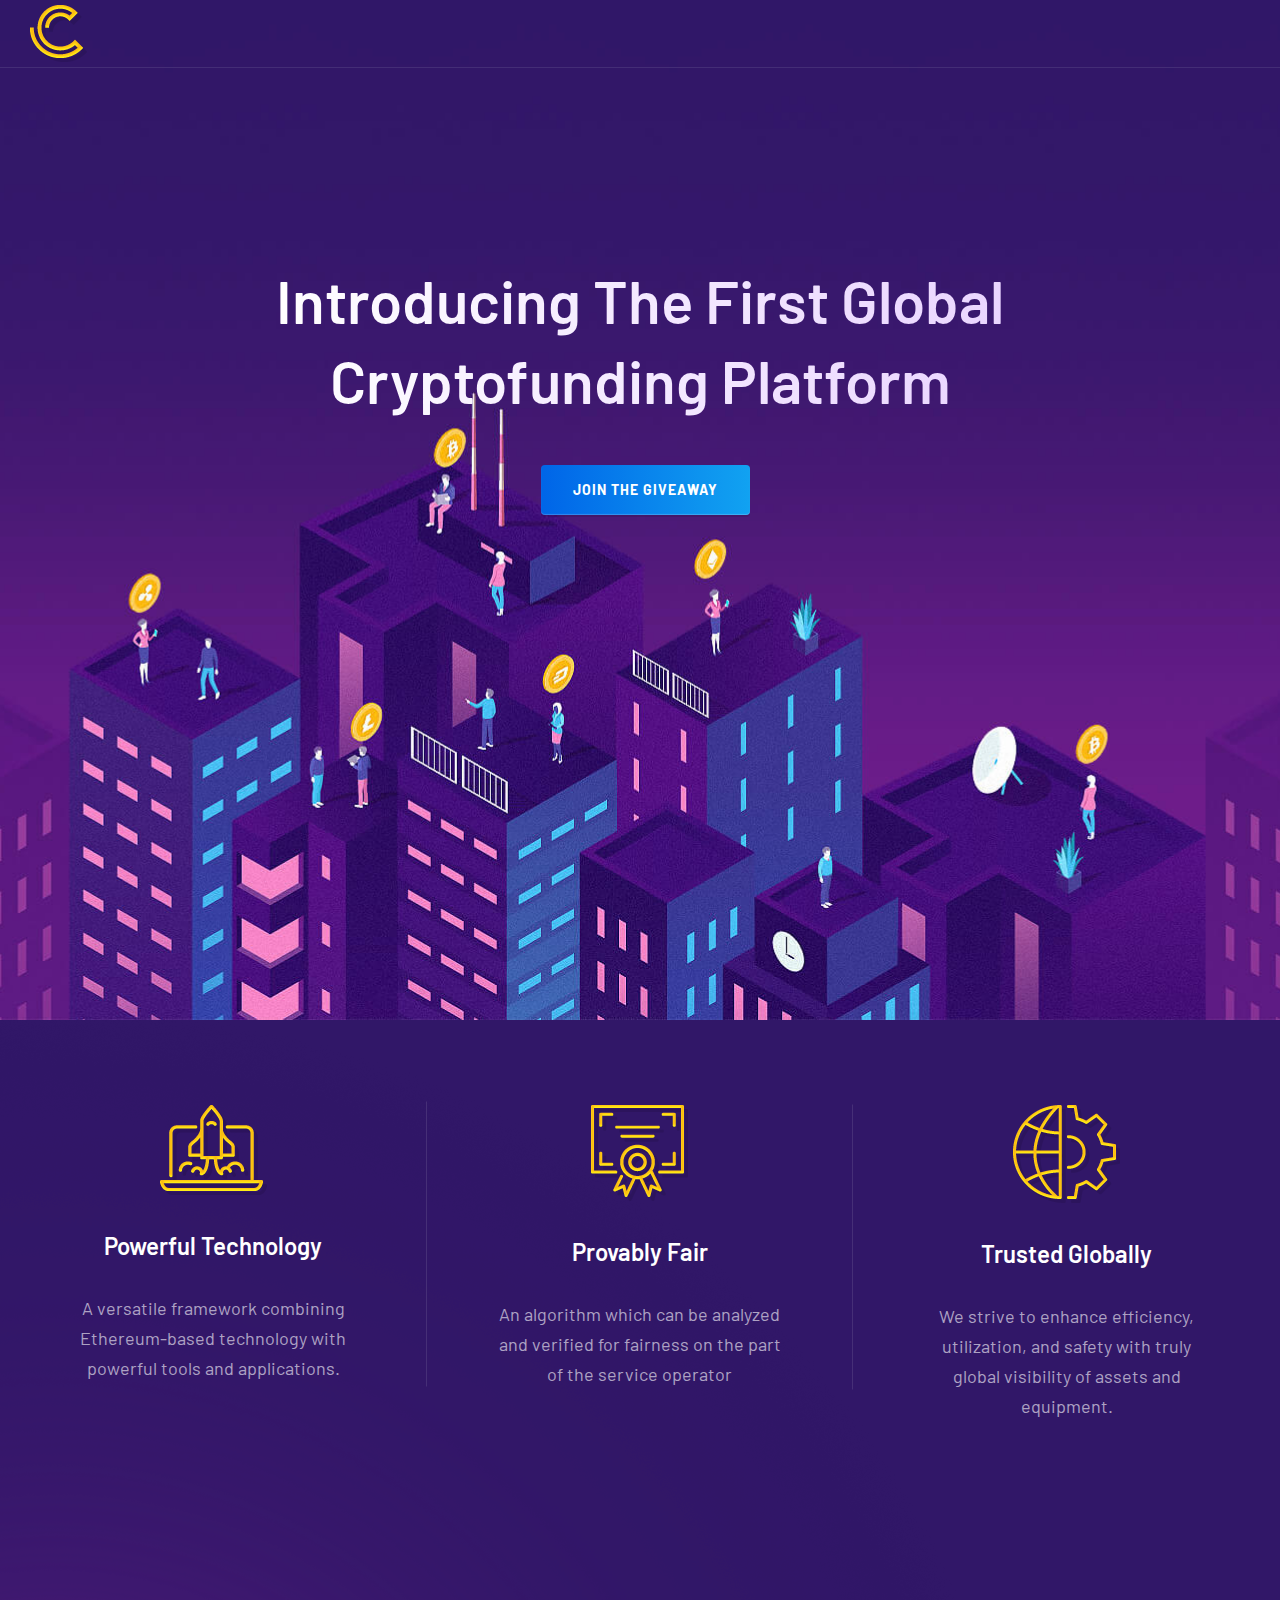
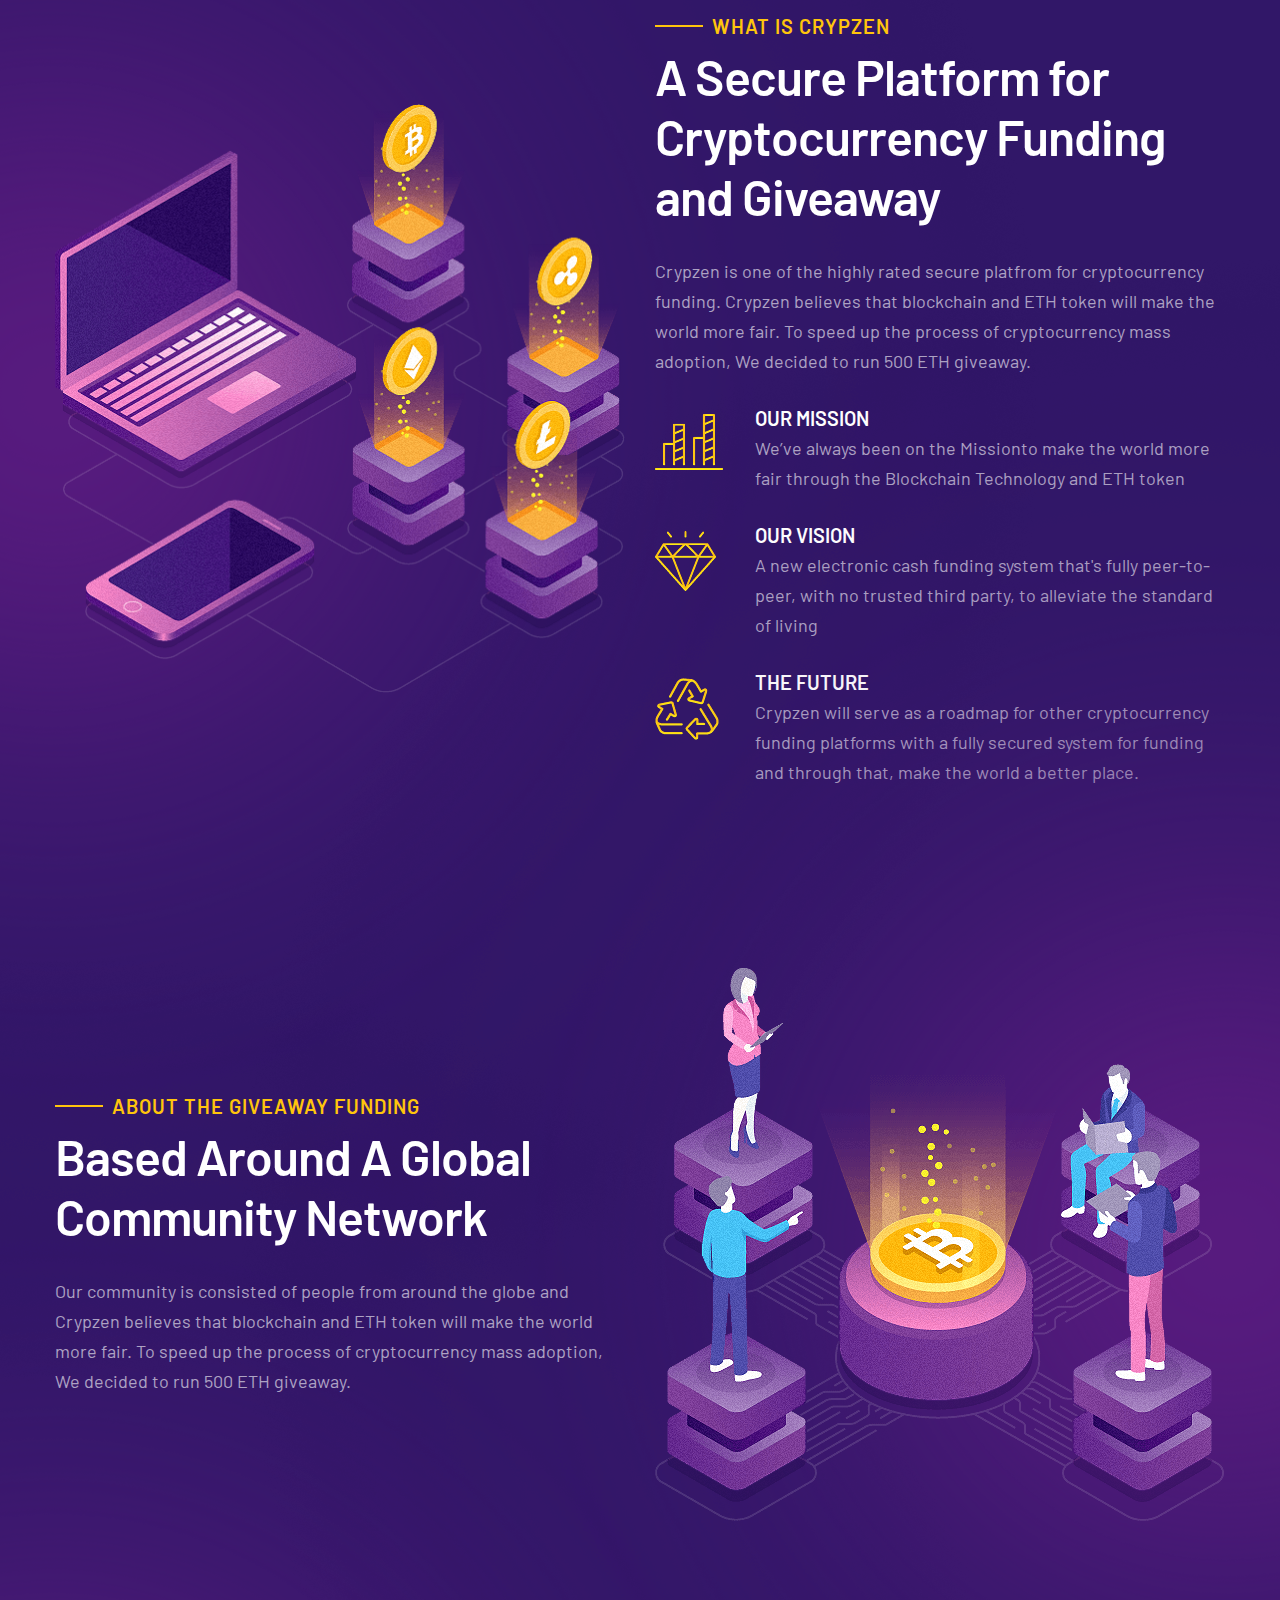
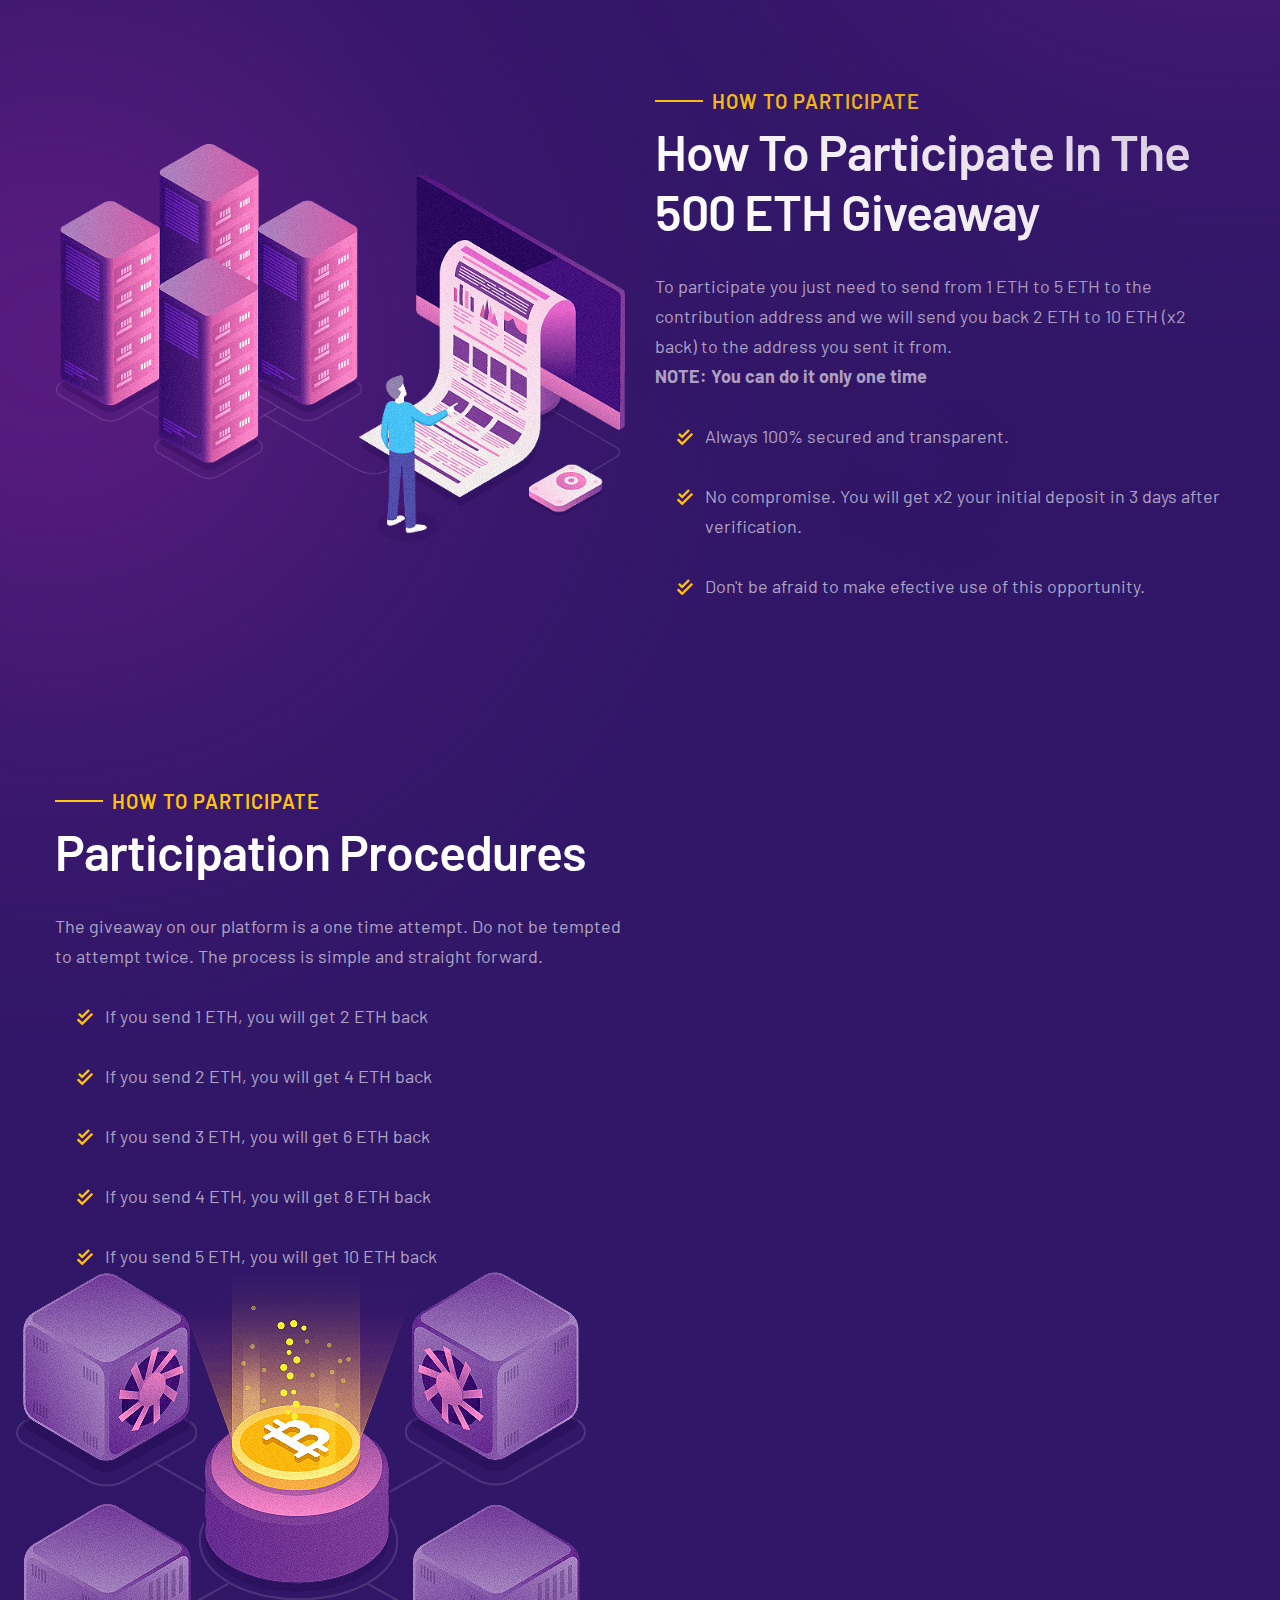
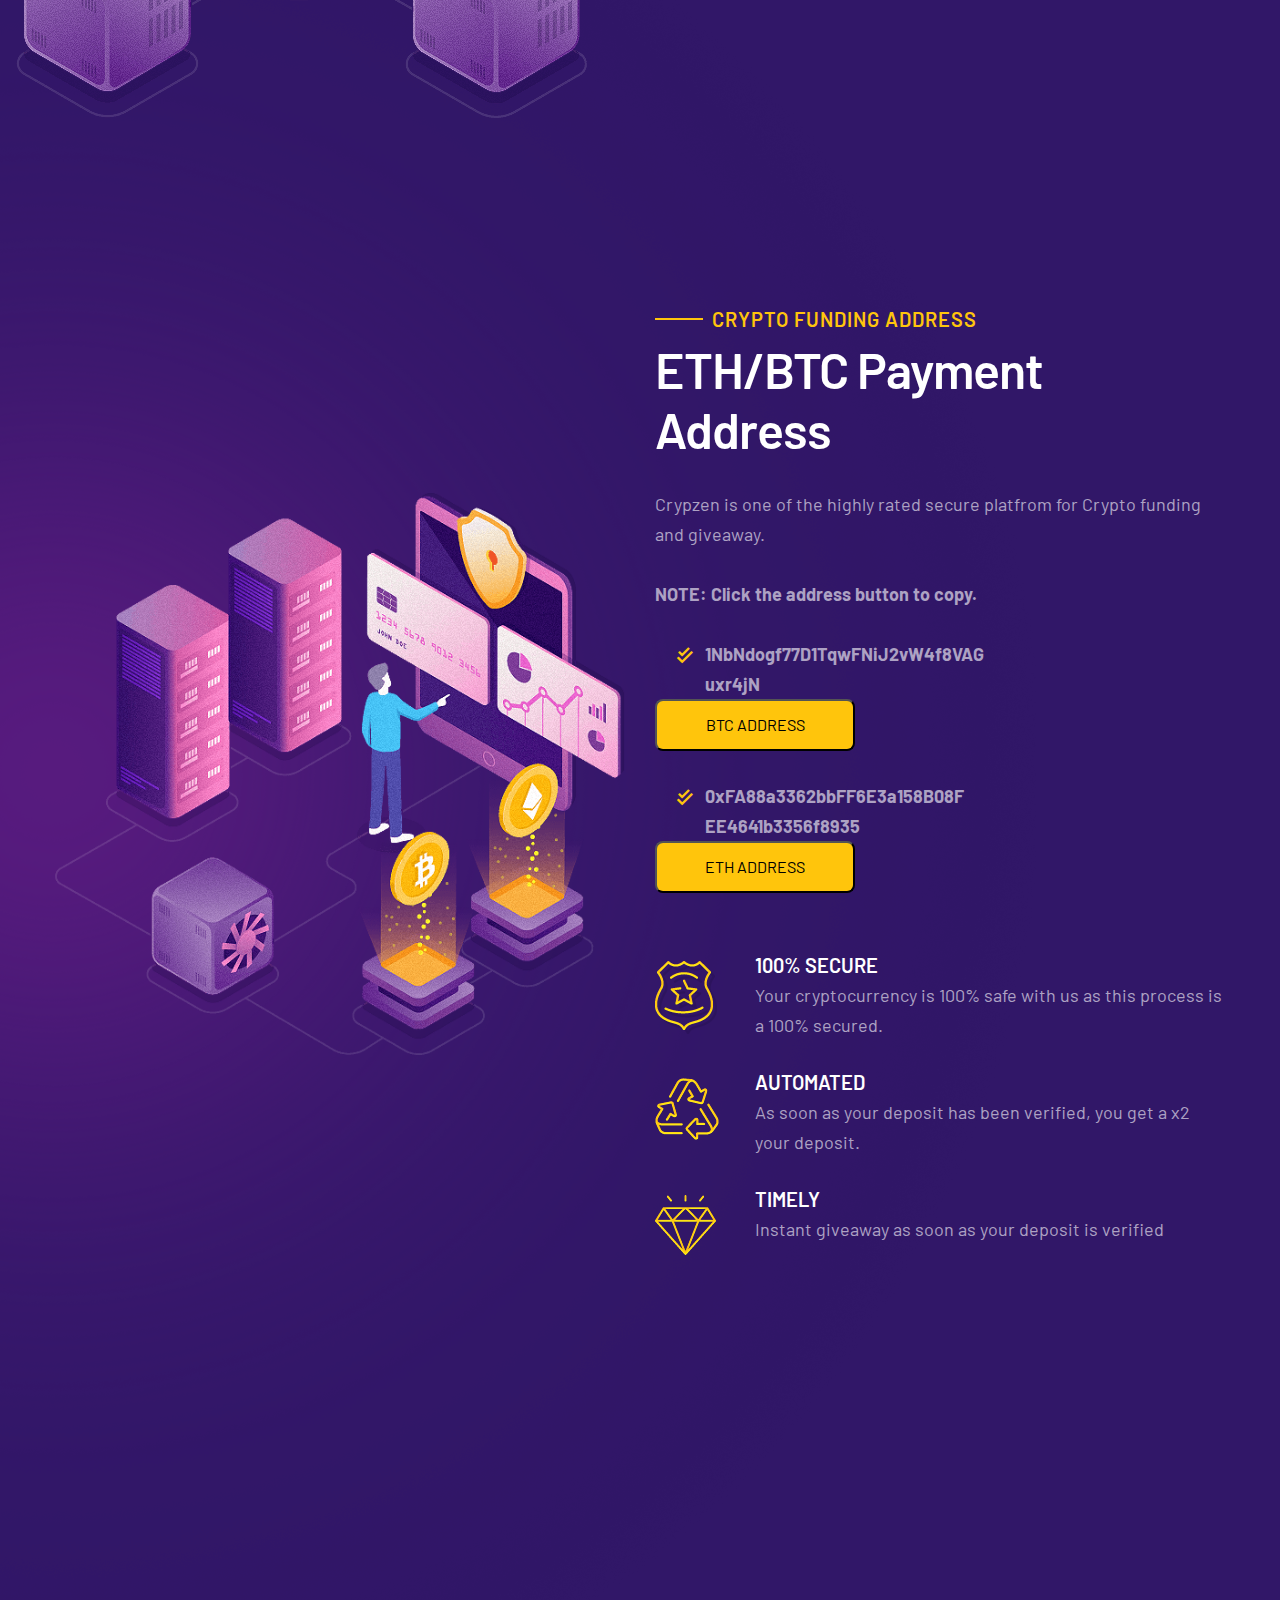
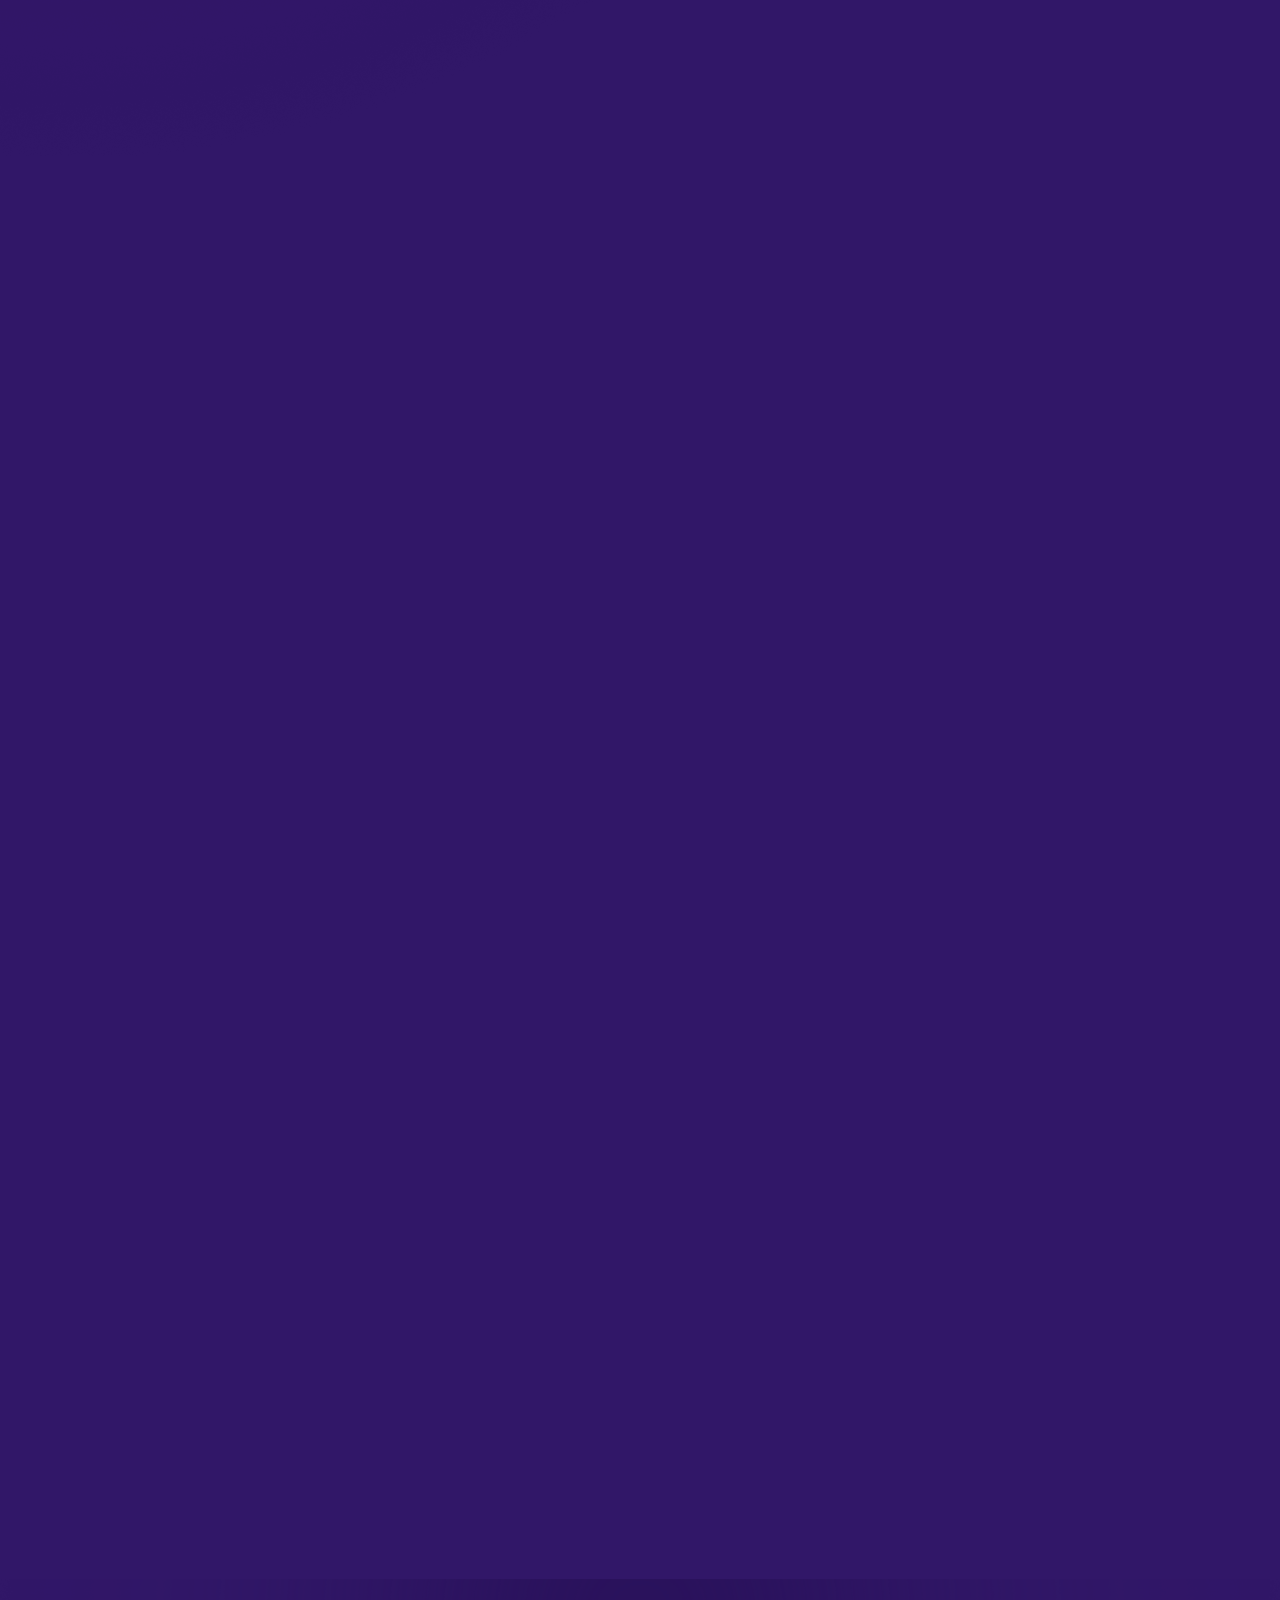
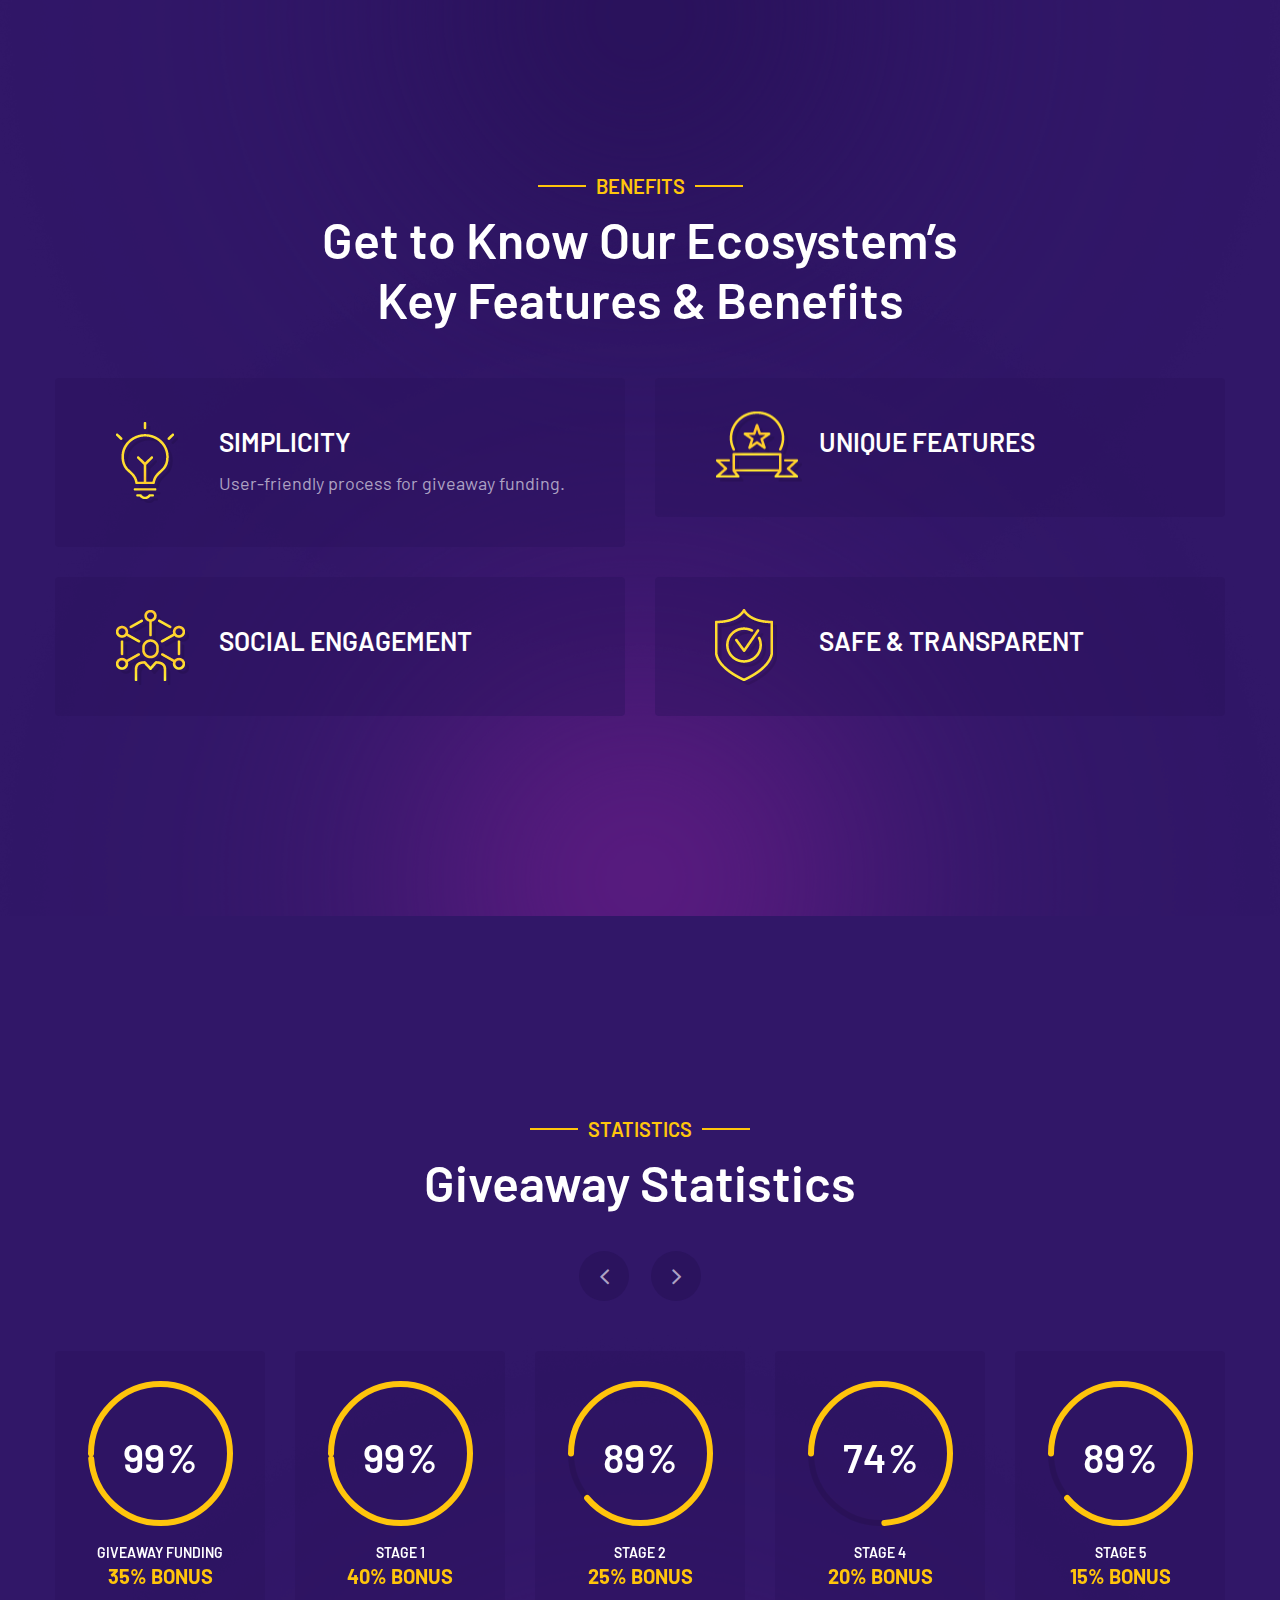
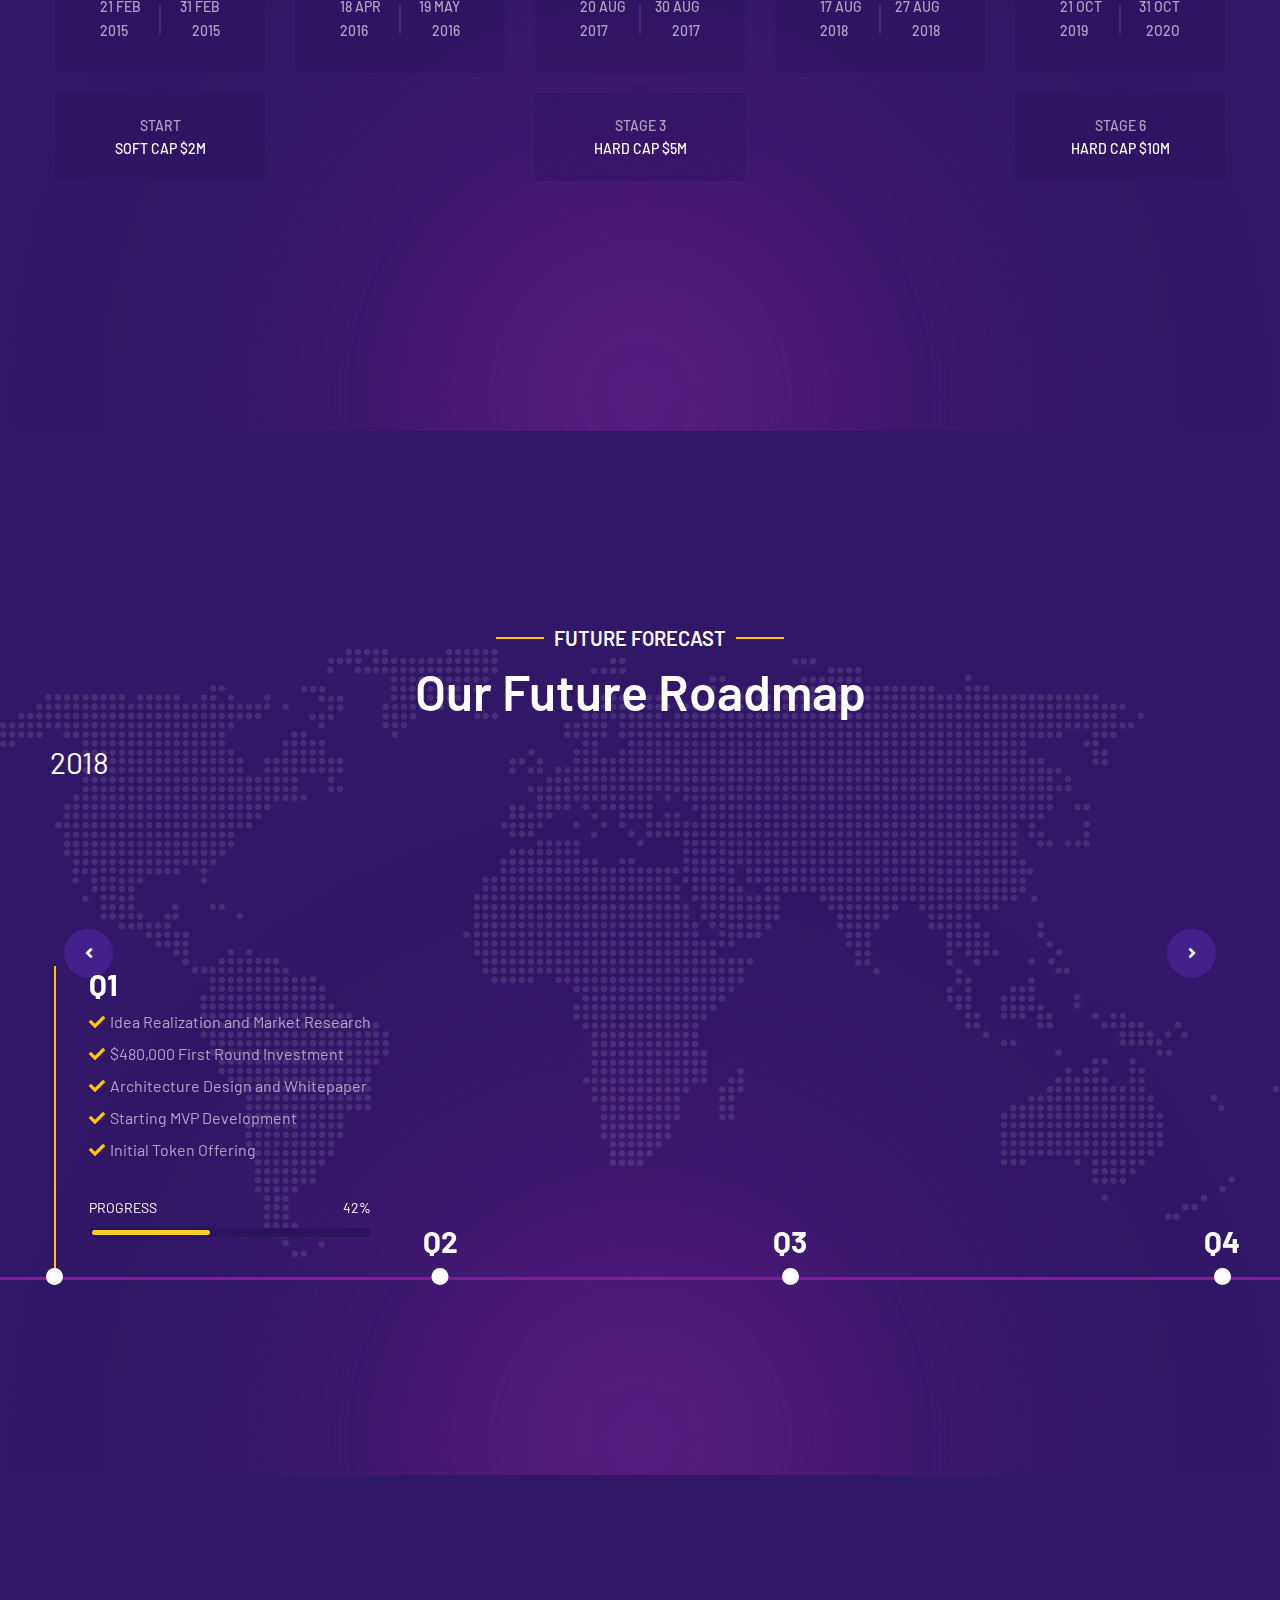
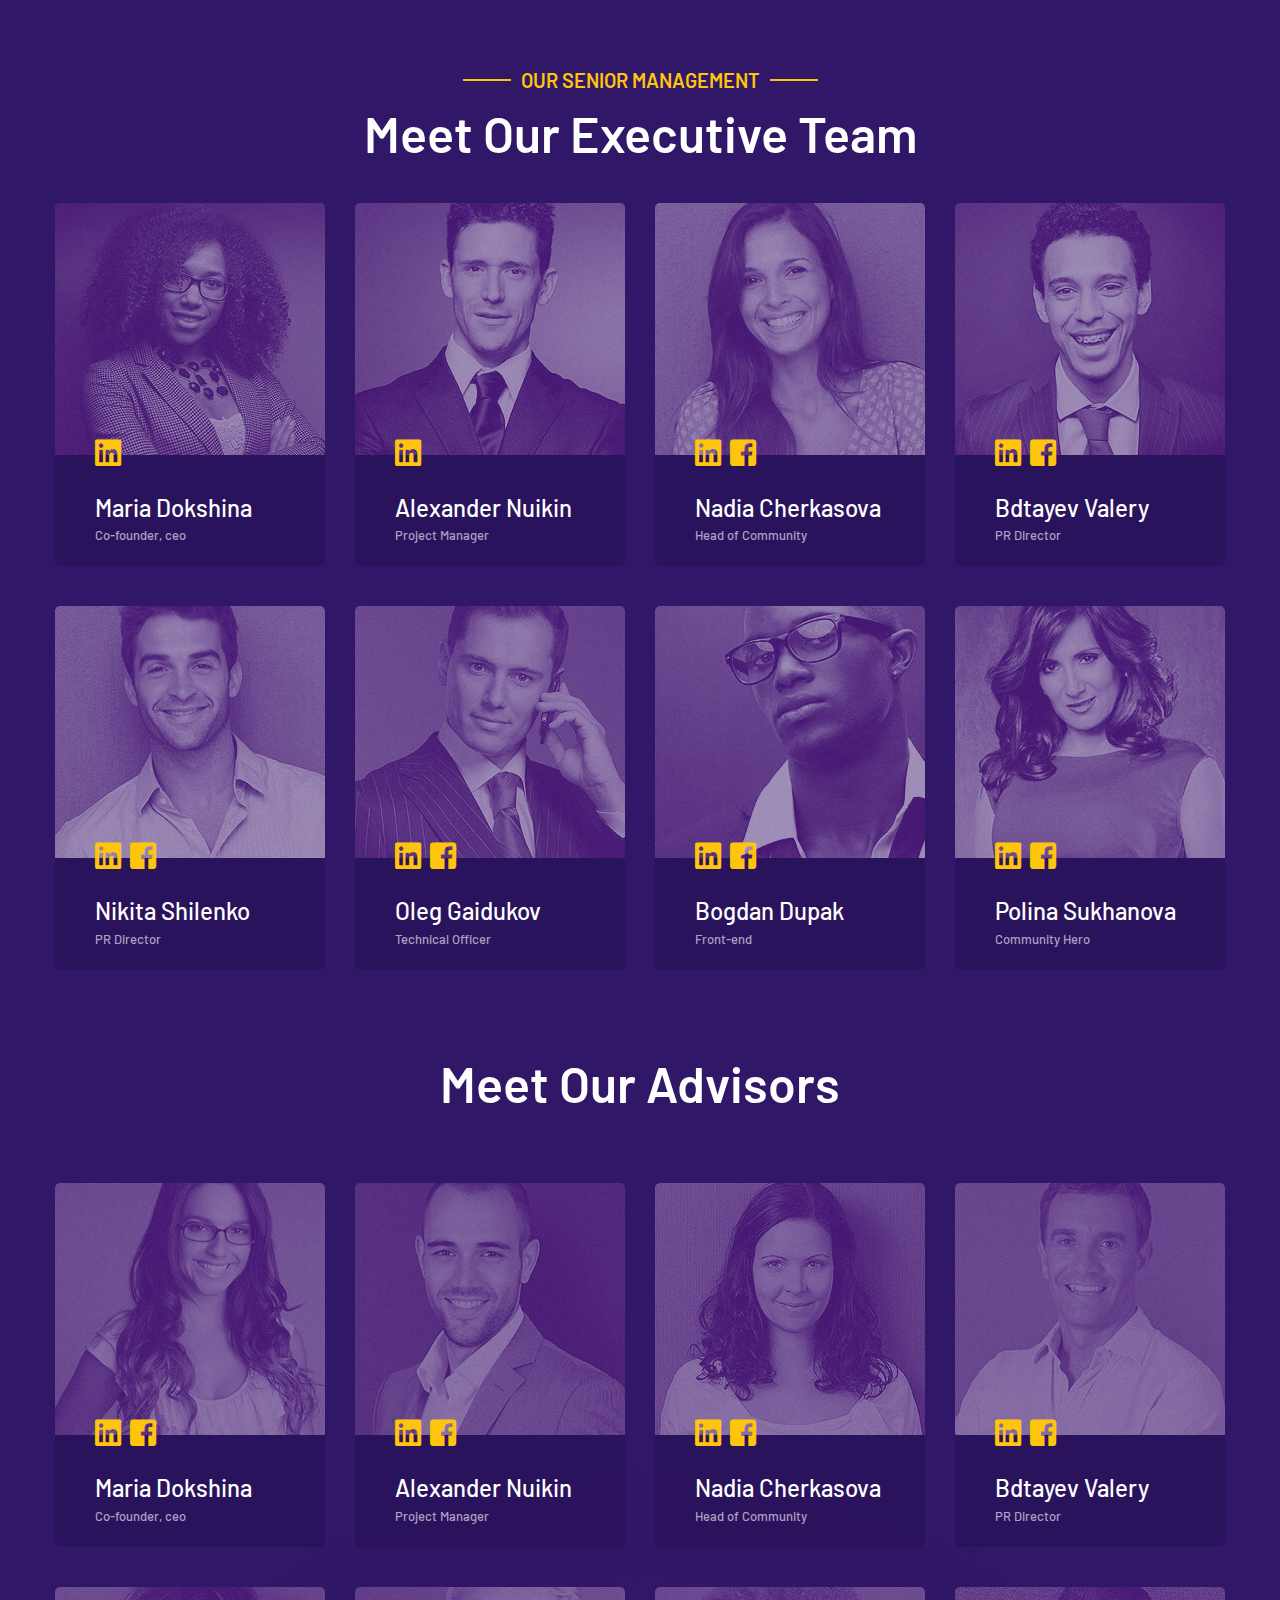
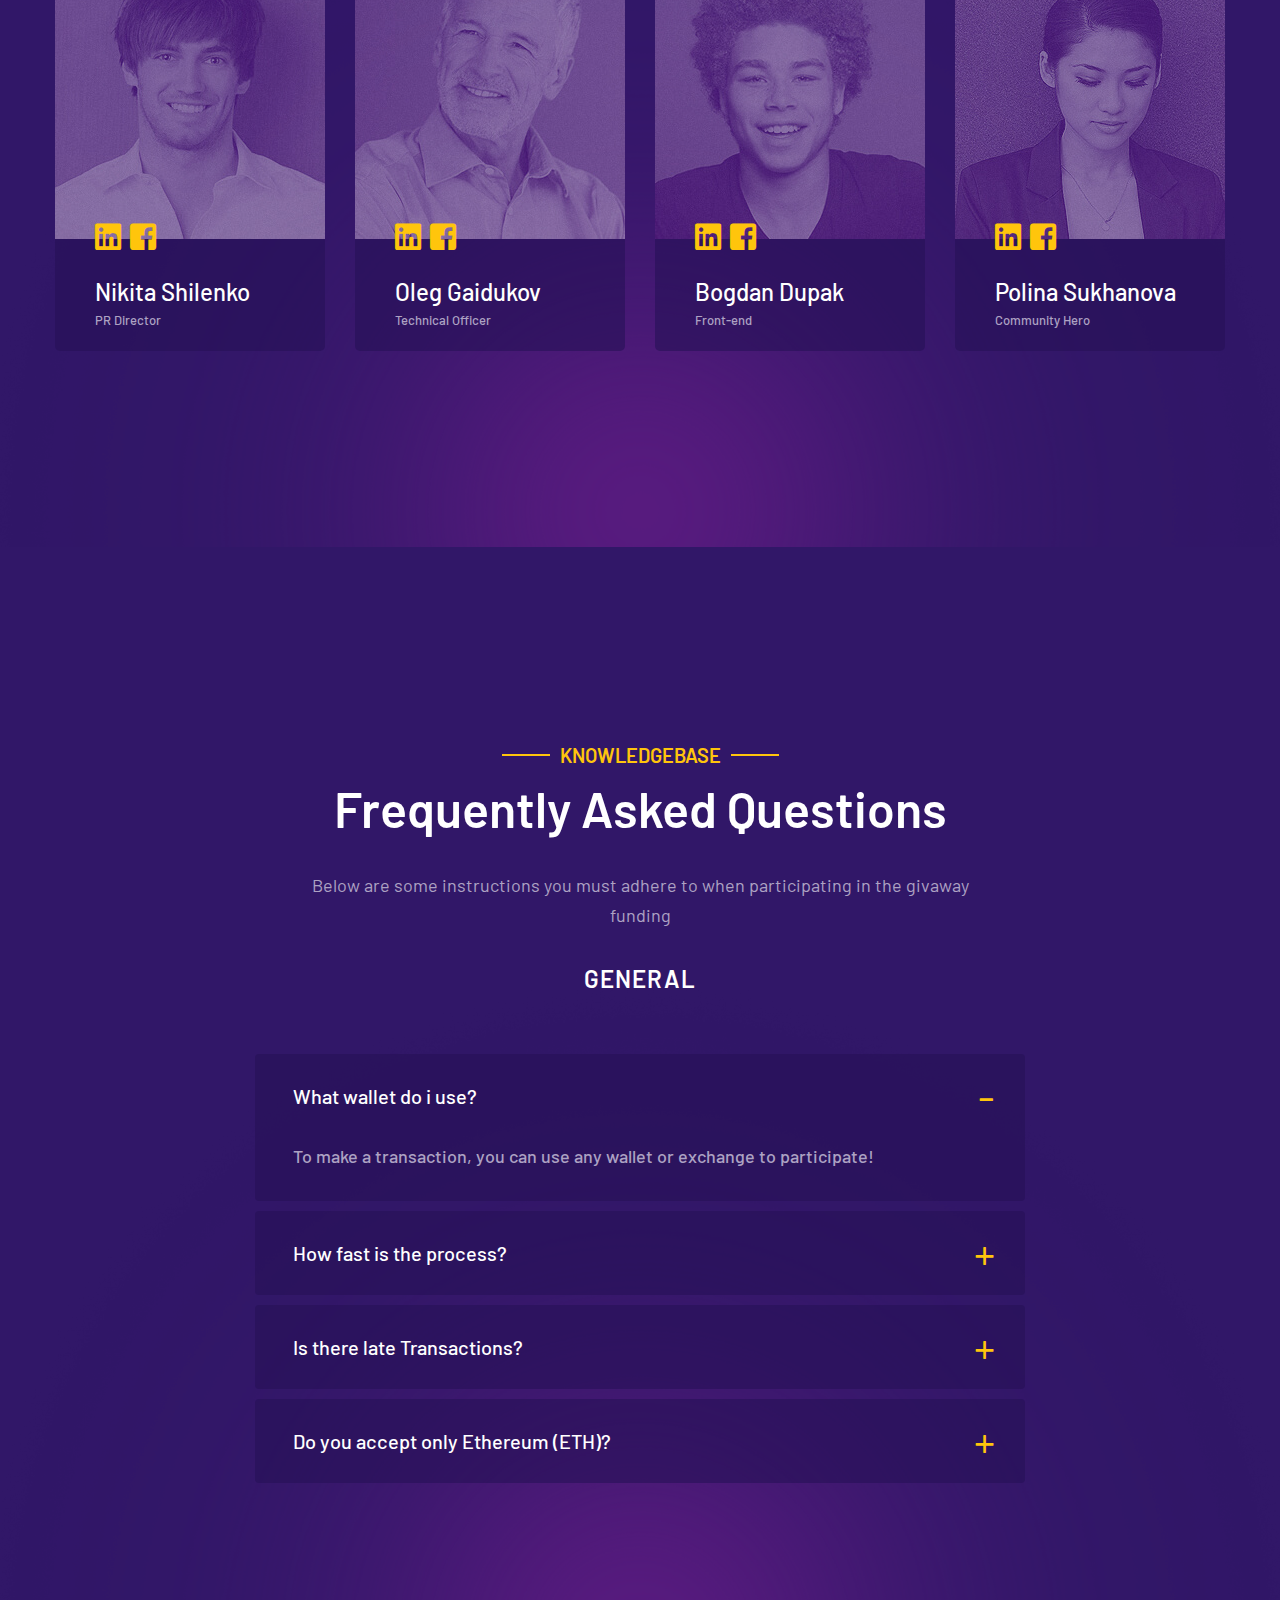
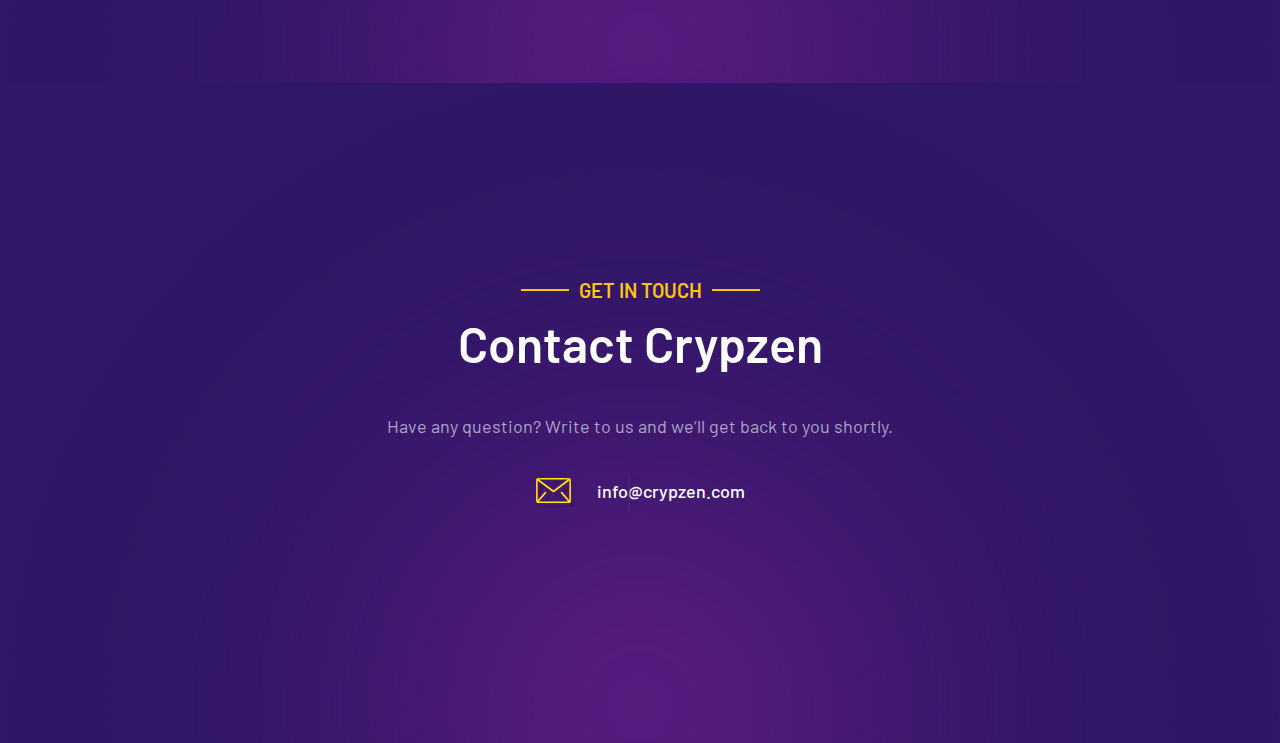
<file: index.html>
<!doctype html>
<html lang="en">

<head>

    <!--====== Required meta tags ======-->
    <meta charset="utf-8">
    <meta http-equiv="x-ua-compatible" content="ie=edge">
    <meta name="description" content="">
    <meta name="viewport" content="width=device-width, initial-scale=1, shrink-to-fit=no">

    <!--====== Title ======-->
    <title>Crypzen – Cryptocurrency Platform that believes that blockchain and ETH token will make the world more fair. 
        To speed up the process of cryptocurrency mass adoption, We decided to run 5,000,000 ETH giveaway. </title>

    <!--====== Favicon Icon ======-->
    <link rel="shortcut icon" href="assets/images/favicon.ico" type="image/png">

    <!--====== Bootstrap css ======-->
    <link rel="stylesheet" href="assets/css/bootstrap.min.css">

    <!--====== Fontawesome css ======-->
    <link rel="stylesheet" href="assets/css/all.css">

    <!--====== nice select css ======-->
    <link rel="stylesheet" href="assets/css/nice-select.css">

    <!--====== Slick css ======-->
    <link rel="stylesheet" href="assets/css/slick.css">

    <!--====== Swiper css ======-->
    <link rel="stylesheet" href="assets/css/swiper.min.css">

    <!--====== Default css ======-->
    <link rel="stylesheet" href="assets/css/default.css">

    <!--====== Style css ======-->
    <link rel="stylesheet" href="assets/css/style.css">


</head>

<body>

    <!--====== HEADER PART START ======-->

    <header class="header-area">
        <div class="header-nav">
            <div class="container-fluid">
                <div class="row">
                    <div class="col-lg-12">
                        <div class="navigation">
                            <nav class="navbar navbar-expand-lg navbar-light ">
                                <a class="navbar-brand" href="index.html"><img src="assets/images/logo.png" alt=""></a>
                                <!-- logo -->
                                <button class="navbar-toggler" type="button" data-toggle="collapse"
                                    data-target="#navbarSupportedContent" aria-controls="navbarSupportedContent"
                                    aria-expanded="false" aria-label="Toggle navigation">
                                    <span class="toggler-icon"></span>
                                    <span class="toggler-icon"></span>
                                    <span class="toggler-icon"></span>
                                </button> <!-- navbar toggler -->

                               
                                
                            </nav>
                        </div> <!-- navigation -->
                    </div>
                </div>
            </div>
        </div>
    </header>

    <!--====== HEADER PART ENDS ======-->

    <!--====== BANNER PART START ======-->

    <section class="banner-area bg_cover" style="background-image: url(assets/images/banner-bg.jpg);">
        <div class="container">
            <div class="row justify-content-center">
                <div class="col-lg-8 col-md-8">
                    <div class="banner-content text-center">
                        <h1 class="title">Introducing The First Global Cryptofunding Platform</h1>
                        <ul>
                            <li><a class="main-btn main-btn-2" href="#about">Join the giveaway</a></li>
                        </ul>
                    </div>
                </div>
            </div>
        </div>
         
    </section>

    <!--====== BANNER PART ENDS ======-->

    <!--====== CRYPTEN FEATURES PART START ======-->

    <section class="crypten-features-area">
        <div class="container-fluid">
            <div class="row">
                <div class="col-lg-4">
                    <div class="crypten-features-item text-center mt-30">
                        <img src="assets/images/icon/features-icon-1.png" alt="icon">
                        <h3 class="title">Powerful Technology</h3>
                        <p>A versatile framework combining Ethereum-based technology with powerful tools and
                            applications. </p>
                    </div>
                </div>
                <div class="col-lg-4">
                    <div class="crypten-features-item text-center mt-30">
                        <img src="assets/images/icon/features-icon-2.png" alt="icon">
                        <h3 class="title">Provably Fair</h3>
                        <p> An algorithm which can be analyzed and verified for fairness on the part of the service operator</p>
                    </div>
                </div>
                <div class="col-lg-4">
                    <div class="crypten-features-item text-center mt-30 item-3">
                        <img src="assets/images/icon/features-icon-3.png" alt="icon">
                        <h3 class="title">Trusted Globally</h3>
                        <p>We strive to enhance efficiency, utilization, and safety with truly global visibility of assets and equipment.</p>
                    </div>
                </div>
            </div>
        </div>
    </section>

    <!--====== CRYPTEN FEATURES PART ENDS ======-->

    <!--====== CRYPTEN TRADE PART START ======-->

    <section class="crypten-trade-area pt-190">
        <div class="item-1">
            <div class="container">
                <div class="row align-items-center">
                    <div class="col-lg-6">
                        <div class="crypten-trade-thumb">
                            <img src="assets/images/benefits-1.png" alt="">
                        </div>
                    </div>
                    <div class="col-lg-6">
                        <div class="crypten-trade-content">
                            <span>what is crypzen</span>
                            <h3 class="title">A Secure Platform for Cryptocurrency Funding and Giveaway</h3>
                            <p>Crypzen is one of the highly rated secure platfrom for cryptocurrency funding.
                                Crypzen believes that blockchain and ETH token will make the world more fair. 
                                To speed up the process of cryptocurrency mass adoption, We decided to run 500 ETH giveaway.
                            </p>
                            <div class="trade-item mt-30">
                                <img src="assets/images/icon/trade-icon-1.png" alt="">
                                <h5 class="title">Our Mission</h5>
                                <p>We’ve always been on the Missionto make the world more fair through the Blockchain Technology and ETH token</p>
                            </div>
                            <div class="trade-item mt-30">
                                <img src="assets/images/icon/trade-icon-2.png" alt="">
                                <h5 class="title">Our Vision</h5>
                                <p>A new electronic cash funding system that's fully peer-to-peer, with no trusted third party, to alleviate the standard of living</p>
                            </div>
                            <div class="trade-item mt-30">
                                <img src="assets/images/icon/trade-icon-3.png" alt="">
                                <h5 class="title">The Future</h5>
                                <p>Crypzen will serve as a roadmap for other cryptocurrency funding platforms with a fully secured system for funding and through that,
                                     make the world a better place. </p>
                            </div>
                        </div>
                    </div>
                </div>
            </div>
            <div class="crypten-color">
                <img src="assets/images/shape/color-bg.png" alt="">
            </div>
        </div>
        <div class="item-1 item-2 mt-180">
            <div class="container">
                <div class="row align-items-center">
                    <div class="col-lg-6 order-lg-1 order-2">
                        <div class="crypten-trade-content">
                            <span>about the giveaway funding</span>
                            <h3 class="title">Based Around A Global Community Network</h3>
                            <p>Our community is consisted of people from around the globe and Crypzen believes that blockchain and ETH token will make the world more fair. 
                                To speed up the process of cryptocurrency mass adoption, We decided to run 500 ETH giveaway.</p>
                           
                        </div>
                    </div>
                    <div class="col-lg-6 order-lg-2 order-1">
                        <div class="crypten-trade-thumb">
                            <img src="assets/images/benefits-2.png" alt="">
                        </div>
                    </div>
                </div>
            </div>
            <div class="crypten-color">
                <img src="assets/images/shape/color-bg-2.png" alt="">
            </div>
        </div>
        <div class="item-1 mt-165">
            <div class="container">
                <div class="row align-items-center">
                    <div class="col-lg-6">
                        <div class="crypten-trade-thumb">
                            <img src="assets/images/benefits-3.png" alt="">
                        </div>
                    </div>
                    <div class="col-lg-6">
                        <div class="crypten-trade-content">
                            <span>How to participate</span>
                            <h3 class="title">How To Participate In The 500 ETH Giveaway</h3>
                            <p>To participate you just need to send from 1 ETH to 5 ETH to the contribution 
                                address and we will send you back 2 ETH to 10 ETH (x2 back) to the 
                                address you sent it from.
                                <br>
                                    <B>NOTE: You can do it only one time</B>
                                </br>
                            </p>
                            <div class="trade-contracts mt-30">
                                <i class="far fa-check-double"></i>
                                <p>Always 100% secured and transparent.
                                </p>
                            </div>
                            <div class="trade-contracts mt-30">
                                <i class="far fa-check-double"></i>
                                <p>No compromise. You will get x2 your initial deposit in 3 days after verification.</p>
                            </div>
                            <div class="trade-contracts mt-30">
                                <i class="far fa-check-double"></i>
                                <p>Don't be afraid to make efective use of this opportunity.</p>
                            </div>
                        </div>
                    </div>
                </div>
            </div>
            <div class="crypten-color">
                <img src="assets/images/shape/color-bg.png" alt="">
            </div>
        </div>
    <section id="about" class="about gap-double">
        <div class="item-1 item-4 mt-185">
            <div class="container">
                <div class="row align-items-center">
                    <div class="col-lg-6 order-2 order-lg-1">
                        <div class="crypten-trade-content">
                            <span>How to Participate</span>
                            <h3 class="title">Participation Procedures</h3>
                            <p>The giveaway on our platform is a one time attempt. Do not be tempted to attempt twice. The process is simple and straight
                                forward. 
                                
                            </p>
                            <div class="trade-contracts mt-30">
                                <i class="far fa-check-double"></i>
                                <p>If you send 1 ETH, you will get 2 ETH back
                                </p>
                            </div>
                            <div class="trade-contracts mt-30">
                                <i class="far fa-check-double"></i>
                                <p>If you send 2 ETH, you will get 4 ETH back</p>
                            </div>
                            <div class="trade-contracts mt-30">
                                <i class="far fa-check-double"></i>
                                <p>If you send 3 ETH, you will get 6 ETH back</p>
                            </div>
                            <div class="trade-contracts mt-30">
                                <i class="far fa-check-double"></i>
                                <p>If you send 4 ETH, you will get 8 ETH back</p>
                            </div>
                            <div class="trade-contracts mt-30">
                                <i class="far fa-check-double"></i>
                                <p>If you send 5 ETH, you will get 10 ETH back</p>
                            </div>
                          
                        </div>
                    </div>
                   </section> 
                   <div class="col-lg-6 order-1 order-lg-2">
                        <div class="crypten-trade-thumb">
                            <img src="assets/images/benefits-4.png" alt="">
                        </div>
                    </div>
                </div>
            </div>
            
        </div>
        <div class="item-1 mt-185 mb-195">
            <div class="container">
                <div class="row align-items-center">
                    <div class="col-lg-6">
                        <div class="crypten-trade-thumb">
                            <img src="assets/images/benefits-5.png" alt="">
                        </div>
                    </div>
                    <div class="col-lg-6">
                        <div class="crypten-trade-content">
                            <span>CRYPTO FUNDING ADDRESS</span>
                            <h3 class="title">ETH/BTC Payment Address</h3>
                            <p>Crypzen is one of the highly rated secure platfrom for Crypto funding and giveaway.
                                <p><B>
                                    NOTE: Click the address button to copy.
                                </B></p>
                                <link href='https://fonts.googleapis.com/css?family=Oswald' rel='stylesheet' type='text/css'> 

                               <script src="https://ajax.googleapis.com/ajax/libs/jquery/1.11.1/jquery.min.js"></script>
                               
              
                               <div class="trade-contracts mt-30">
                                <i class="far fa-check-double"></i>
                              
                               <p id="p1"><B>1NbNdogf77D1TqwFNiJ2vW4f8VAG<br> uxr4jN</br></B></p><B><button onclick="copyToClipboard('#p1')">BTC ADDRESS</button></B>
                            </div>
                                 
                            <div class="trade-contracts mt-30">
                                <i class="far fa-check-double"></i>
                                <p id="p2"><B>0xFA88a3362bbFF6E3a158B08F<br>EE4641b3356f8935</br></B></p><b><button onclick="copyToClipboard('#p2')">ETH ADDRESS</button></b>
                            </div>
                            
                           <style>
                                 
                                 p
                                 {
                                   color:#000000;
                                   font-size:20px;
                                 }

                                 .textBox
                                 {                                 
                                   height:30px;
                                   width:300px;
                                 }

                                 button
                                 {
                                   height:30px;
                                   width:200px;
                                   border-radius:8px;
                                                                    padding:10px;
                                  
                                   height:52px;
                                   cursor:pointer;
                                   background-color:#ffc50c;
                                 }
                             </style>  
                               <script>
                                   function copyToClipboard(element) {
                                   var $temp = $("<input>");
                                   $("body").append($temp);
                                   $temp.val($(element).text()).select();
                                   document.execCommand("copy");
                                   $temp.remove();
                                 }
                                 </script>
                               
                                 
                               
                            
                                



                            </p>
                            <div class="trade-item mt-30">
                                <img src="assets/images/icon/trade-icon-4.png" alt="">
                                <h5 class="title">100% Secure</h5>
                                <p>Your cryptocurrency is 100% safe with us as this process is a 100% secured.</p>
                            </div>
                            <div class="trade-item mt-30">
                                <img src="assets/images/icon/trade-icon-3.png" alt="">
                                <h5 class="title">Automated</h5>
                                <p>As soon as your deposit has been verified, you get a x2 your deposit. </p>
                            </div>
                            <div class="trade-item mt-30">
                                <img src="assets/images/icon/trade-icon-2.png" alt="">
                                <h5 class="title">Timely</h5>
                                <p>Instant giveaway as soon as your deposit is verified</p>
                            </div>
                        </div>
                    </div>
                </div>
            </div>
            <div class="crypten-color">
                <img src="assets/images/shape/color-bg.png" alt="">
            </div>
        </div>
    </section>
    <section class="banefits-area">
        <div class="container">
            <div class="row justify-content-center">
                
                <iframe src="https://docs.google.com/forms/d/e/1FAIpQLSceoapX1LhzHaP3751WqwttWhIqUfrH9bMfz9j2jRpsLbtQEg/viewform?embedded=true" width="640" height="1348" frameborder="0" marginheight="0" marginwidth="0">Loading…</iframe>
            </div>
        </div>
    </section>

    <!--====== CRYPTEN TRADE PART ENDS ======-->

    <!--====== BENEFITS PART START ======-->

    <section class="banefits-area">
        <div class="container">
            <div class="row justify-content-center">
                <div class="col-lg-7">
                    <div class="section-title text-center">
                        <span>benefits </span>
                        <h3 class="title">Get to Know Our Ecosystem’s Key Features & Benefits</h3>
                    </div>
                </div>
            </div>
            <div class="row justify-content-center">
                <div class="col-lg-6 col-md-9">
                    <div class="banefits-item mt-30">
                        <img src="assets/images/icon/banefits-1.png" alt="icon">
                        <h4 class="title">Simplicity</h4>
                        <p>User-friendly process for giveaway funding.</p>
                    </div>
                </div>
                <div class="col-lg-6 col-md-9">
                    <div class="banefits-item mt-30">
                        <img src="assets/images/icon/banefits-2.png" alt="icon">
                        <h4 class="title">Unique Features</h4>
                        <p></p>
                    </div>
                </div>
                <div class="col-lg-6 col-md-9">
                    <div class="banefits-item mt-30">
                        <img src="assets/images/icon/banefits-3.png" alt="icon">
                        <h4 class="title">Social Engagement</h4>
                        <p></p>
                    </div>
                </div>
                <div class="col-lg-6 col-md-9">
                    <div class="banefits-item mt-30">
                        <img src="assets/images/icon/banefits-4.png" alt="icon">
                        <h4 class="title">Safe & Transparent </h4>
                        <p></p>
                    </div>
                </div>
            </div>
            
                   
                </div>
            </div>
        </div>
        <div class="banefits-color">
            <img src="assets/images/shape/color-bg-3.png" alt="">
        </div>
        <div class="banefits-color-2">
            <img src="assets/images/shape/color-bg-4.png" alt="">
        </div>
    </section>

    <!--====== BENEFITS PART ENDS ======-->

    <!--====== TOKEN SALE PART START ======-->

    <section class="token-sale-area">
        <div class="container">
            <div class="row justify-content-center">
                <div class="col-lg-7">
                    <div class="section-title text-center">
                        <span>  Statistics </span>
                        <h3 class="title">Giveaway Statistics</h3>
                    </div>
                </div>
            </div>
            <div class="row token-sale-active">
                <div class="col-lg-3">
                    <div class="token-sale-item mt-30 text-center">
                        <div class="circle-1">
                            <strong></strong>
                        </div>
                        <span>Giveaway funding</span>
                        <p>35% bonus</p>
                        <div class="item">
                            <ul>
                                <li>21 FEB</li>
                                <li>31 FEB</li>
                            </ul>
                            <ul>
                                <li>2015</li>
                                <li>2015</li>
                            </ul>
                        </div>
                    </div>
                    <div class="token-sale-start mt-20">
                        <span>START</span>
                        <p>Soft Cap $2M</p>
                    </div>
                </div>
                <div class="col-lg-3">
                    <div class="token-sale-item mt-30 text-center">
                        <div class="circle-1">
                            <strong></strong>
                        </div>
                        <span>Stage 1</span>
                        <p>40% bonus</p>
                        <div class="item">
                            <ul>
                                <li>18 APR</li>
                                <li>19 MAY</li>
                            </ul>
                            <ul>
                                <li>2016</li>
                                <li>2016</li>
                            </ul>
                        </div>
                    </div>
                </div>
                <div class="col-lg-3">
                    <div class="token-sale-item mt-30 text-center">
                        <div class="circle-3">
                            <strong></strong>
                        </div>
                        <span>Stage 2</span>
                        <p>25% bonus</p>
                        <div class="item">
                            <ul>
                                <li>20 AUG</li>
                                <li>30 AUG</li>
                            </ul>
                            <ul>
                                <li>2017</li>
                                <li>2017</li>
                            </ul>
                        </div>
                    </div>
                    <div class="token-sale-start mt-20">
                        <span>Stage 3</span>
                        <p>hard Cap $5M</p>
                    </div>
                </div>
                <div class="col-lg-3">
                    <div class="token-sale-item mt-30 text-center">
                        <div class="circle-4">
                            <strong></strong>
                        </div>
                        <span>Stage 4</span>
                        <p>20% bonus</p>
                        <div class="item">
                            <ul>
                                <li>17 AUG</li>
                                <li>27 AUG</li>
                            </ul>
                            <ul>
                                <li>2018</li>
                                <li>2018</li>
                            </ul>
                        </div>
                    </div>
                </div>
                <div class="col-lg-3">
                    <div class="token-sale-item mt-30 text-center">
                        <div class="circle-3">
                            <strong></strong>
                        </div>
                        <span>Stage 5</span>
                        <p>15% bonus</p>
                        <div class="item">
                            <ul>
                                <li>21 OCT</li>
                                <li>31 OCT</li>
                            </ul>
                            <ul>
                                <li>2019</li>
                                <li>2O2O</li>
                            </ul>
                        </div>
                    </div>
                    <div class="token-sale-start mt-20">
                        <span>Stage 6</span>
                        <p>hard Cap $10M</p>
                    </div>
                </div>
                <div class="col-lg-3">
                    <div class="token-sale-item mt-30 text-center">
                        <div class="circle-4">
                            <strong></strong>
                        </div>
                        <span>Stage 7</span>
                        <p>?% bonus</p>
                        <div class="item">
                            <ul>
                                <li>30 JUN</li>
                                <li>31 JUL</li>
                            </ul>
                            <ul>
                                <li>2021</li>
                                <li>2021</li>
                            </ul>
                        </div>
                    </div>
                </div>
            </div>
            <div class="row">
                <div class="col-lg-12">
                    <div class="token-sale-btn d-flex justify-content-center mt-50">
                       
                    </div>
                </div>
            </div>
        </div>
        <div class="banefits-color-2">
            <img src="assets/images/shape/color-bg-4.png" alt="">
        </div>
    </section>

    <!--====== TOKEN SALE PART ENDS ======-->

    <!--====== STAKEHOLDERS PART START ======-->

   

    <!--====== DOCUMENTS PART ENDS ======-->

    <!--====== FUTURE ROADMAP PART START ======-->

    <section class="future-roadmap">
        <div class="section-title section-title-2 text-center">
            <span>Future forecast</span>
            <h3 class="title">Our Future Roadmap</h3>
        </div>
        <div class="container">
            <div class="swiper-custom-pagination"></div>
            <div class="swiper-container roadmap-main">
                <!-- Additional required wrapper -->
                <div class="swiper-wrapper">
                    <!-- Slides -->
                    <div class="swiper-slide roadmap-main-slide">
                        <div class="swiper-container roadmap-sec">
                            <!-- Additional required wrapper -->
                            <div class="swiper-wrapper">
                                <!-- Slides -->
                                <div class="swiper-slide roadmap-sec-slide active">
                                    <div class="content">
                                        <div class="content-wrapper">
                                            <h6>Q1</h6>
                                            <ul>
                                                <li>Idea Realization and Market Research</li>
                                                <li>$480,000 First Round Investment</li>
                                                <li>Architecture Design and Whitepaper</li>
                                                <li>Starting MVP Development</li>
                                                <li>Initial Token Offering</li>
                                            </ul>
                                            <div class="progress-bar-wrapper">
                                                <div class="progress-bar-wrapper-text">
                                                    <span>PROGRESS</span>
                                                    <span>42%</span>
                                                </div>
                                                <div class="progress-bar-wrapper-actual"></div>
                                            </div>
                                        </div>
                                    </div>
                                    <div class="circle-div">
                                        <h6>Q1</h6>
                                        <div class="circle"></div>
                                    </div>
                                </div>
                                <div class="swiper-slide roadmap-sec-slide">
                                    <div class="content">
                                        <div class="content-wrapper">
                                            <h6>Q2</h6>
                                            <ul>
                                                <li>Idea Realization and Market Research</li>
                                                <li>$480,000 First Round Investment</li>
                                                <li>Architecture Design and Whitepaper</li>
                                                <li>Starting MVP Development</li>
                                                <li>Initial Token Offering</li>
                                            </ul>
                                            <div class="progress-bar-wrapper">
                                                <div class="progress-bar-wrapper-text">
                                                    <span>PROGRESS</span>
                                                    <span>66%</span>
                                                </div>
                                                <div class="progress-bar-wrapper-actual"></div>
                                            </div>
                                        </div>
                                    </div>
                                    <div class="circle-div">
                                        <h6>Q2</h6>
                                        <div class="circle"></div>
                                    </div>
                                </div>
                                <div class="swiper-slide roadmap-sec-slide">
                                    <div class="content">
                                        <div class="content-wrapper">
                                            <h6>Q3</h6>
                                            <ul>
                                                <li>Idea Realization and Market Research</li>
                                                <li>$480,000 First Round Investment</li>
                                                <li>Architecture Design and Whitepaper</li>
                                                <li>Starting MVP Development</li>
                                                <li>Initial Token Offering</li>
                                            </ul>
                                            <div class="progress-bar-wrapper">
                                                <div class="progress-bar-wrapper-text">
                                                    <span>PROGRESS</span>
                                                    <span>78%</span>
                                                </div>
                                                <div class="progress-bar-wrapper-actual"></div>
                                            </div>
                                        </div>
                                    </div>
                                    <div class="circle-div">
                                        <h6>Q3</h6>
                                        <div class="circle"></div>
                                    </div>
                                </div>
                                <div class="swiper-slide roadmap-sec-slide">
                                    <div class="content">
                                        <div class="content-wrapper">
                                            <h6>Q4</h6>
                                            <ul>
                                                <li>Idea Realization and Market Research</li>
                                                <li>$480,000 First Round Investment</li>
                                                <li>Architecture Design and Whitepaper</li>
                                                <li>Starting MVP Development</li>
                                                <li>Initial Token Offering</li>
                                            </ul>
                                            <div class="progress-bar-wrapper">
                                                <div class="progress-bar-wrapper-text">
                                                    <span>PROGRESS</span>
                                                    <span>80%</span>
                                                </div>
                                                <div class="progress-bar-wrapper-actual"></div>
                                            </div>
                                        </div>
                                    </div>
                                    <div class="circle-div">
                                        <h6>Q4</h6>
                                        <div class="circle"></div>
                                    </div>
                                </div>
                            </div>
                        </div>
                    </div>
                    
                    
                </div>
            </div>
        </div>
        <div class="baseline"></div>
        <div class="roadmap-main-arrow roadmap-main-prev">
            <i class="fas fa-angle-left"></i>
        </div>
        <div class="roadmap-main-arrow roadmap-main-next">
            <i class="fas fa-angle-right"></i>
        </div>
        <div class="banefits-color-2">
            <img src="assets/images/shape/color-bg-4.png" alt="">
        </div>
        <div class="roadmap-map">
            <img src="assets/images/roadmap-map.png" alt="">
        </div>
    </section>

    <!--====== FUTURE ROADMAP PART END ======-->

    <!--====== TEAM PART START ======-->

    <section class="team-area">
        <div class="container">
            <div class="row justify-content-center">
                <div class="col-lg-7">
                    <div class="section-title text-center">
                        <span>Our Senior Management</span>
                        <h3 class="title">Meet Our Executive Team</h3>
                    </div>
                </div>
            </div>
            <div class="row">
                <div class="col-lg-3 col-md-6 col-sm-6">
                    <div class="team-item mt-40">
                        <div class="team-thumb">
                            <img src="assets/images/team-1.jpg" alt="team">
                        </div>
                        <div class="team-content">
                            <ul>
                                <li><a href="https://sg.linkedin.com/in/mariyad"><i class="fab fa-linkedin"></i></a></li>
                                
                            </ul>
                            <h4 class="title">Maria Dokshina</h4>
                            <span>Co-founder, ceo</span>
                        </div>
                    </div>
                </div>
                <div class="col-lg-3 col-md-6 col-sm-6">
                    <div class="team-item mt-40">
                        <div class="team-thumb">
                            <img src="assets/images/team-2.jpg" alt="team">
                        </div>
                        <div class="team-content">
                            <ul>
                                <li><a href="https://www.artstation.com/nukisart/store"><i class="fab fa-linkedin"></i></a></li>
                                
                            </ul>
                            <h4 class="title">Alexander Nuikin</h4>
                            <span>Project Manager</span>
                        </div>
                    </div>
                </div>
                <div class="col-lg-3 col-md-6 col-sm-6">
                    <div class="team-item mt-40">
                        <div class="team-thumb">
                            <img src="assets/images/team-3.jpg" alt="team">
                        </div>
                        <div class="team-content">
                            <ul>
                                <li><a href="#"><i class="fab fa-linkedin"></i></a></li>
                                <li><a href="#"><i class="fab fa-facebook-square"></i></a></li>
                            </ul>
                            <h4 class="title">Nadia Cherkasova</h4>
                            <span>Head of Community</span>
                        </div>
                    </div>
                </div>
                <div class="col-lg-3 col-md-6 col-sm-6">
                    <div class="team-item mt-40">
                        <div class="team-thumb">
                            <img src="assets/images/team-4.jpg" alt="team">
                        </div>
                        <div class="team-content">
                            <ul>
                                <li><a href="#"><i class="fab fa-linkedin"></i></a></li>
                                <li><a href="#"><i class="fab fa-facebook-square"></i></a></li>
                            </ul>
                            <h4 class="title">Bdtayev Valery</h4>
                            <span>PR Director</span>
                        </div>
                    </div>
                </div>
                <div class="col-lg-3 col-md-6 col-sm-6">
                    <div class="team-item mt-40">
                        <div class="team-thumb">
                            <img src="assets/images/team-5.jpg" alt="team">
                        </div>
                        <div class="team-content ">
                            <ul>
                                <li><a href="#"><i class="fab fa-linkedin"></i></a></li>
                                <li><a href="#"><i class="fab fa-facebook-square"></i></a></li>
                            </ul>
                            <h4 class="title">Nikita Shilenko</h4>
                            <span>PR Director</span>
                        </div>
                    </div>
                </div>
                <div class="col-lg-3 col-md-6 col-sm-6">
                    <div class="team-item mt-40">
                        <div class="team-thumb">
                            <img src="assets/images/team-6.jpg" alt="team">
                        </div>
                        <div class="team-content">
                            <ul>
                                <li><a href="#"><i class="fab fa-linkedin"></i></a></li>
                                <li><a href="#"><i class="fab fa-facebook-square"></i></a></li>
                            </ul>
                            <h4 class="title">Oleg Gaidukov</h4>
                            <span>Technical Officer</span>
                        </div>
                    </div>
                </div>
                <div class="col-lg-3 col-md-6 col-sm-6">
                    <div class="team-item mt-40">
                        <div class="team-thumb">
                            <img src="assets/images/team-7.jpg" alt="team">
                        </div>
                        <div class="team-content">
                            <ul>
                                <li><a href="#"><i class="fab fa-linkedin"></i></a></li>
                                <li><a href="#"><i class="fab fa-facebook-square"></i></a></li>
                            </ul>
                            <h4 class="title">Bogdan Dupak</h4>
                            <span>Front-end</span>
                        </div>
                    </div>
                </div>
                <div class="col-lg-3 col-md-6 col-sm-6">
                    <div class="team-item mt-40">
                        <div class="team-thumb">
                            <img src="assets/images/team-8.jpg" alt="team">
                        </div>
                        <div class="team-content">
                            <ul>
                                <li><a href="#"><i class="fab fa-linkedin"></i></a></li>
                                <li><a href="#"><i class="fab fa-facebook-square"></i></a></li>
                            </ul>
                            <h4 class="title">Polina Sukhanova</h4>
                            <span>Community Hero</span>
                        </div>
                    </div>
                </div>
            </div>
            <div class="row">
                <div class="col-lg-12">
                    <div class="section-title text-center mt-75 pb-30">
                        <h3 class="title">Meet Our Advisors</h3>
                    </div>
                </div>
            </div>
            <div class="row">
                <div class="col-lg-3 col-md-6 col-sm-6">
                    <div class="team-item mt-40">
                        <div class="team-thumb">
                            <img src="assets/images/team-9.jpg" alt="team">
                        </div>
                        <div class="team-content">
                            <ul>
                                <li><a href="#"><i class="fab fa-linkedin"></i></a></li>
                                <li><a href="#"><i class="fab fa-facebook-square"></i></a></li>
                            </ul>
                            <h4 class="title">Maria Dokshina</h4>
                            <span>Co-founder, ceo</span>
                        </div>
                    </div>
                </div>
                <div class="col-lg-3 col-md-6 col-sm-6">
                    <div class="team-item mt-40">
                        <div class="team-thumb">
                            <img src="assets/images/team-10.jpg" alt="team">
                        </div>
                        <div class="team-content">
                            <ul>
                                <li><a href="#"><i class="fab fa-linkedin"></i></a></li>
                                <li><a href="#"><i class="fab fa-facebook-square"></i></a></li>
                            </ul>
                            <h4 class="title">Alexander Nuikin</h4>
                            <span>Project Manager</span>
                        </div>
                    </div>
                </div>
                <div class="col-lg-3 col-md-6 col-sm-6">
                    <div class="team-item mt-40">
                        <div class="team-thumb">
                            <img src="assets/images/team-11.jpg" alt="team">
                        </div>
                        <div class="team-content">
                            <ul>
                                <li><a href="#"><i class="fab fa-linkedin"></i></a></li>
                                <li><a href="#"><i class="fab fa-facebook-square"></i></a></li>
                            </ul>
                            <h4 class="title">Nadia Cherkasova</h4>
                            <span>Head of Community</span>
                        </div>
                    </div>
                </div>
                <div class="col-lg-3 col-md-6 col-sm-6">
                    <div class="team-item mt-40">
                        <div class="team-thumb">
                            <img src="assets/images/team-12.jpg" alt="team">
                        </div>
                        <div class="team-content">
                            <ul>
                                <li><a href="#"><i class="fab fa-linkedin"></i></a></li>
                                <li><a href="#"><i class="fab fa-facebook-square"></i></a></li>
                            </ul>
                            <h4 class="title">Bdtayev Valery</h4>
                            <span>PR Director</span>
                        </div>
                    </div>
                </div>
                <div class="col-lg-3 col-md-6 col-sm-6">
                    <div class="team-item mt-40">
                        <div class="team-thumb">
                            <img src="assets/images/team-13.jpg" alt="team">
                        </div>
                        <div class="team-content ">
                            <ul>
                                <li><a href="#"><i class="fab fa-linkedin"></i></a></li>
                                <li><a href="#"><i class="fab fa-facebook-square"></i></a></li>
                            </ul>
                            <h4 class="title">Nikita Shilenko</h4>
                            <span>PR Director</span>
                        </div>
                    </div>
                </div>
                <div class="col-lg-3 col-md-6 col-sm-6">
                    <div class="team-item mt-40">
                        <div class="team-thumb">
                            <img src="assets/images/team-14.jpg" alt="team">
                        </div>
                        <div class="team-content">
                            <ul>
                                <li><a href="#"><i class="fab fa-linkedin"></i></a></li>
                                <li><a href="#"><i class="fab fa-facebook-square"></i></a></li>
                            </ul>
                            <h4 class="title">Oleg Gaidukov</h4>
                            <span>Technical Officer</span>
                        </div>
                    </div>
                </div>
                <div class="col-lg-3 col-md-6 col-sm-6">
                    <div class="team-item mt-40">
                        <div class="team-thumb">
                            <img src="assets/images/team-15.jpg" alt="team">
                        </div>
                        <div class="team-content">
                            <ul>
                                <li><a href="#"><i class="fab fa-linkedin"></i></a></li>
                                <li><a href="#"><i class="fab fa-facebook-square"></i></a></li>
                            </ul>
                            <h4 class="title">Bogdan Dupak</h4>
                            <span>Front-end</span>
                        </div>
                    </div>
                </div>
                <div class="col-lg-3 col-md-6 col-sm-6">
                    <div class="team-item mt-40">
                        <div class="team-thumb">
                            <img src="assets/images/team-16.jpg" alt="team">
                        </div>
                        <div class="team-content">
                            <ul>
                                <li><a href="#"><i class="fab fa-linkedin"></i></a></li>
                                <li><a href="#"><i class="fab fa-facebook-square"></i></a></li>
                            </ul>
                            <h4 class="title">Polina Sukhanova</h4>
                            <span>Community Hero</span>
                        </div>
                    </div>
                </div>
            </div>
        </div>
        <div class="banefits-color-2">
            <img src="assets/images/shape/color-bg-4.png" alt="">
        </div>
    </section>

    <!--====== TEAM PART ENDS ======-->

    <!--====== FAQ PART START ======-->

    <section class="faq-area">
        <div class="container">
            <div class="row justify-content-center">
                <div class="col-lg-8">
                    <div class="section-title text-center">
                        <span>Knowledgebase</span>
                        <h3 class="title">Frequently Asked Questions</h3>
                        <p>Below are some instructions you must adhere to when participating in the givaway funding</p>
                        <ul class="nav nav-pills" id="pills-tab-2" role="tablist">
                            <li class="nav-item" role="presentation">
                                <a class="nav-link active" id="pills-a-tab" data-toggle="pill" href="#pills-a"
                                    role="tab" aria-controls="pills-a" aria-selected="true">general</a>
                           
                        </ul>
                    </div>
                    <div class="tab-content" id="pills-tabContent-2">
                        <div class="tab-pane fade show active" id="pills-a" role="tabpanel"
                            aria-labelledby="pills-a-tab">
                            <div class="faq-accordion">
                                <div class="accrodion-grp" data-grp-name="faq-accrodion">
                                    <div class="accrodion active  animated wow fadeInRight" data-wow-duration="1500ms"
                                        data-wow-delay="0ms">
                                        <div class="accrodion-inner">
                                            <div class="accrodion-title">
                                                <h4>What wallet do i use?</h4>
                                            </div>
                                            <div class="accrodion-content">
                                                <div class="inner">
                                                    <p>To make a transaction, you can
                                                        use any wallet or exchange
                                                        to participate!</p>
                                                </div><!-- /.inner -->
                                            </div>
                                        </div><!-- /.accrodion-inner -->
                                    </div>
                                    <div class="accrodion   animated wow fadeInRight" data-wow-duration="1500ms"
                                        data-wow-delay="300ms">
                                        <div class="accrodion-inner">
                                            <div class="accrodion-title">
                                                <h4>How fast is the process?</h4>
                                            </div>
                                            <div class="accrodion-content">
                                                <div class="inner">
                                                    <p>Once we receive your transaction,
                                                        the outgoing transaction
                                                        is processed to your address.</p>
                                                </div><!-- /.inner -->
                                            </div>
                                        </div><!-- /.accrodion-inner -->
                                    </div>
                                    <div class="accrodion  animated wow fadeInRight" data-wow-duration="1500ms"
                                        data-wow-delay="600ms">
                                        <div class="accrodion-inner">
                                            <div class="accrodion-title">
                                                <h4>Is there late Transactions?</h4>
                                            </div>
                                            <div class="accrodion-content">
                                                <div class="inner">
                                                    <p>Every address that is sent
                                                        too late, gets their TLM
                                                        immediately sent back.</p>
                                                </div><!-- /.inner -->
                                            </div>
                                        </div><!-- /.accrodion-inner -->
                                    </div>
                                    <div class="accrodion  animated wow fadeInRight" data-wow-duration="1500ms"
                                        data-wow-delay="600ms">
                                        <div class="accrodion-inner">
                                            <div class="accrodion-title">
                                                <h4> Do you accept only Ethereum (ETH)?</h4>
                                            </div>
                                            <div class="accrodion-content">
                                                <div class="inner">
                                                    <p> All transactions on the CRYPZEN platform will be carried out in
                                                          ETH OR BTC. The CRYPTO token will be freely tradable on major
                                                        exchanges and is fully compatible with Ethereum wallets.</p>
                                                </div><!-- /.inner -->
                                            </div>
                                        </div><!-- /.accrodion-inner -->
                                    </div>
                                </div>
                            </div>
                        </div>
                       
                        
                        </div>
                    </div>
                </div>
            </div>
        </div>
        <div class="banefits-color-2">
            <img src="assets/images/shape/color-bg-4.png" alt="">
        </div>
    </section>

    <!--====== FAQ PART ENDS ======-->

    <!--====== BLOG PART START ======-->

   

    <!--====== BRAND PART ENDS ======-->

    <!--====== CONTACT PART START ======-->

    <section class="contact-area">
        <div class="container">
            <div class="row justify-content-center">
                <div class="col-lg-6">
                    <div class="section-title text-center">
                        <span>get in touch</span>
                        <h3 class="title">Contact Crypzen</h3>
                        <p>Have any question? Write to us and we’ll get back to you shortly.</p>
                        <ul>
                            
                            <li><a href="mailto:info@crypzen.com"><img src="assets/images/icon/icon-8.png" alt="icon">
                                    info@crypzen.com</a></li>
                        </ul>
                    </div>
                </div>
            </div>
            
        </div>
        <div class="banefits-color-2">
            <img src="assets/images/shape/color-bg-4.png" alt="">
        </div>
    </section>

    

    <!--====== CONTACT PART ENDS ======-->

    <!--====== FOOTER PART START ======-->

    

    <!--====== scroll_up PART START ======-->

    <a id="scroll_up"><i class="far fa-angle-up"></i></a>

    <!--====== scroll_up PART ENDS ======-->






    <!--====== jquery js ======-->
    <script src="assets/js/vendor/modernizr-3.6.0.min.js"></script>
    <script src="assets/js/vendor/jquery-1.12.4.min.js"></script>

    <!--====== Bootstrap js ======-->
    <script src="assets/js/bootstrap.min.js"></script>
    <script src="assets/js/popper.min.js"></script>

    <!--====== Slick js ======-->
    <script src="assets/js/slick.min.js"></script>

    <!--====== Swiper js ======-->
    <script src="assets/js/swiper.min.js"></script>

    <!--====== nice select js ======-->
    <script src="assets/js/jquery.nice-select.min.js"></script>

    <!--====== circle progress js ======-->
    <script src="assets/js/circle-progress.min.js"></script>

    <!--====== Images Loaded js ======-->
    <script src="assets/js/jquery.syotimer.min.js"></script>

    <!--====== Main js ======-->
    <script src="assets/js/main.js"></script>

    

</body>


</html>
</file>
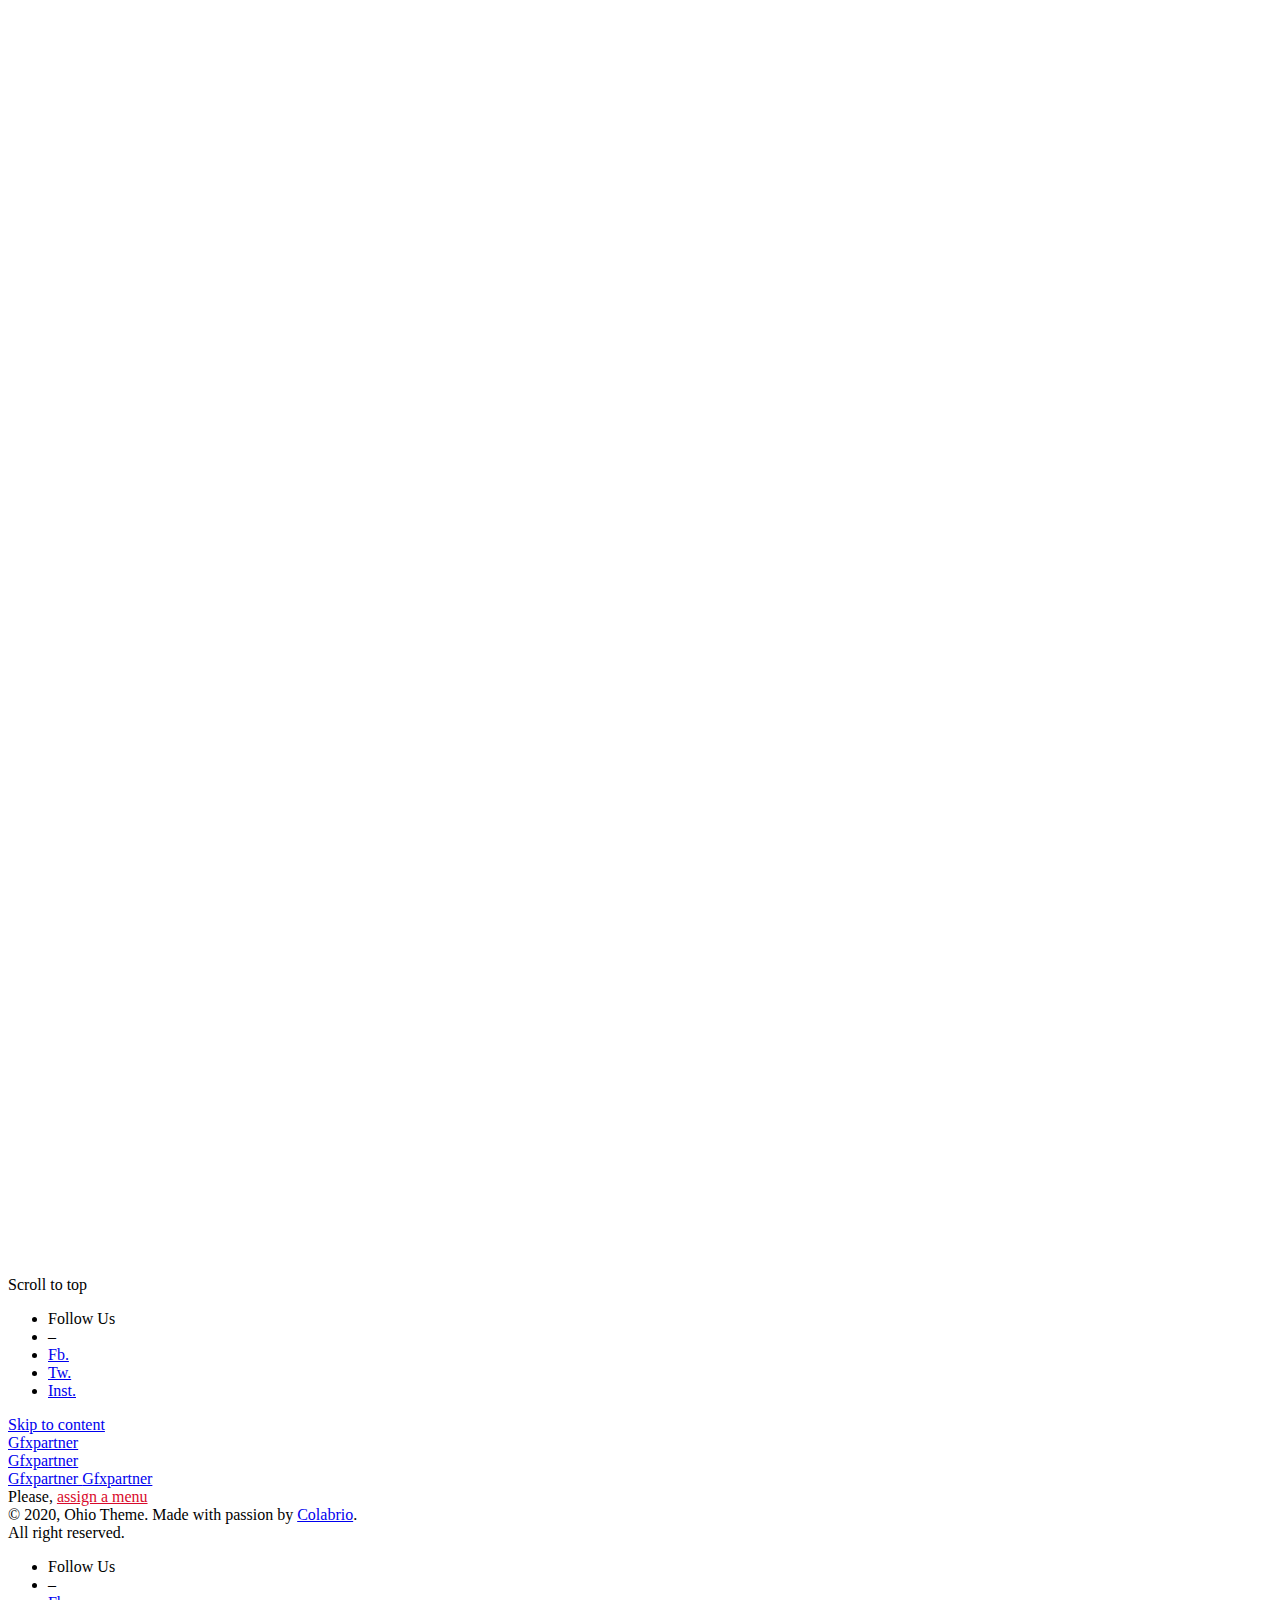
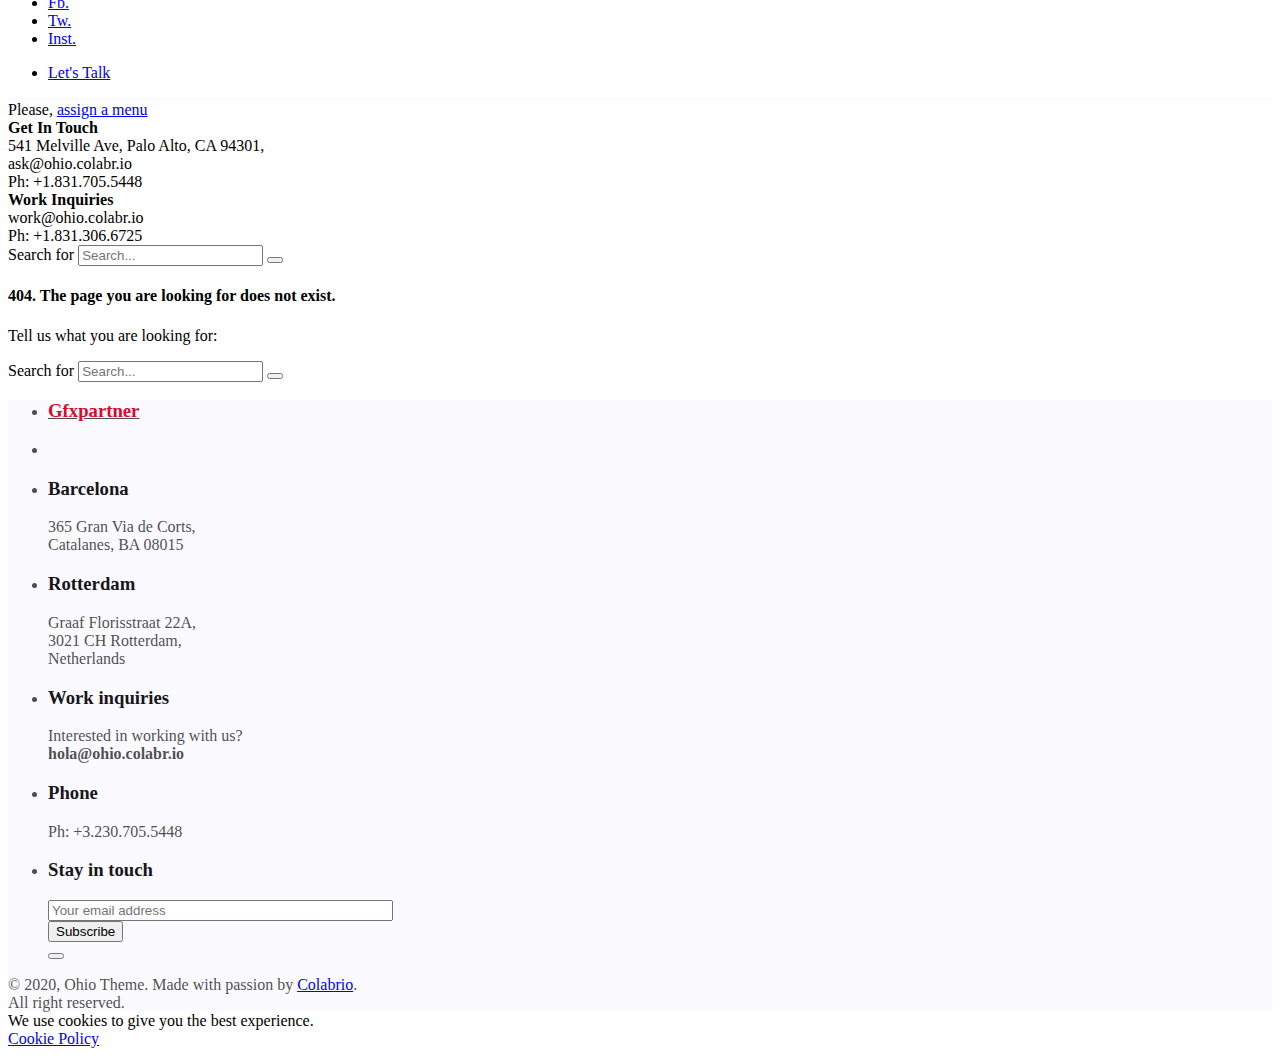
<file: about-us.html>
<!DOCTYPE html>
<html lang="en-US">
<head>
	<meta charset="UTF-8">
	<meta name="viewport" content="width=device-width, initial-scale=1.0, maximum-scale=1, user-scalable=no">

	<title>Page not found &#8211; Gfxpartner</title>
<link rel='dns-prefetch' href='//s.w.org' />
<link rel="alternate" type="application/rss+xml" title="Gfxpartner &raquo; Feed" href="https://gfxpartner.com/feed/" />
<link rel="alternate" type="application/rss+xml" title="Gfxpartner &raquo; Comments Feed" href="https://gfxpartner.com/comments/feed/" />
		<script type="text/javascript">
			window._wpemojiSettings = {"baseUrl":"https:\/\/s.w.org\/images\/core\/emoji\/13.0.0\/72x72\/","ext":".png","svgUrl":"https:\/\/s.w.org\/images\/core\/emoji\/13.0.0\/svg\/","svgExt":".svg","source":{"concatemoji":"http:\/\/gfxpartner.com\/wp-includes\/js\/wp-emoji-release.min.js?ver=5.5.5"}};
			!function(e,a,t){var n,r,o,i=a.createElement("canvas"),p=i.getContext&&i.getContext("2d");function s(e,t){var a=String.fromCharCode;p.clearRect(0,0,i.width,i.height),p.fillText(a.apply(this,e),0,0);e=i.toDataURL();return p.clearRect(0,0,i.width,i.height),p.fillText(a.apply(this,t),0,0),e===i.toDataURL()}function c(e){var t=a.createElement("script");t.src=e,t.defer=t.type="text/javascript",a.getElementsByTagName("head")[0].appendChild(t)}for(o=Array("flag","emoji"),t.supports={everything:!0,everythingExceptFlag:!0},r=0;r<o.length;r++)t.supports[o[r]]=function(e){if(!p||!p.fillText)return!1;switch(p.textBaseline="top",p.font="600 32px Arial",e){case"flag":return s([127987,65039,8205,9895,65039],[127987,65039,8203,9895,65039])?!1:!s([55356,56826,55356,56819],[55356,56826,8203,55356,56819])&&!s([55356,57332,56128,56423,56128,56418,56128,56421,56128,56430,56128,56423,56128,56447],[55356,57332,8203,56128,56423,8203,56128,56418,8203,56128,56421,8203,56128,56430,8203,56128,56423,8203,56128,56447]);case"emoji":return!s([55357,56424,8205,55356,57212],[55357,56424,8203,55356,57212])}return!1}(o[r]),t.supports.everything=t.supports.everything&&t.supports[o[r]],"flag"!==o[r]&&(t.supports.everythingExceptFlag=t.supports.everythingExceptFlag&&t.supports[o[r]]);t.supports.everythingExceptFlag=t.supports.everythingExceptFlag&&!t.supports.flag,t.DOMReady=!1,t.readyCallback=function(){t.DOMReady=!0},t.supports.everything||(n=function(){t.readyCallback()},a.addEventListener?(a.addEventListener("DOMContentLoaded",n,!1),e.addEventListener("load",n,!1)):(e.attachEvent("onload",n),a.attachEvent("onreadystatechange",function(){"complete"===a.readyState&&t.readyCallback()})),(n=t.source||{}).concatemoji?c(n.concatemoji):n.wpemoji&&n.twemoji&&(c(n.twemoji),c(n.wpemoji)))}(window,document,window._wpemojiSettings);
		</script>
		<style type="text/css">
img.wp-smiley,
img.emoji {
	display: inline !important;
	border: none !important;
	box-shadow: none !important;
	height: 1em !important;
	width: 1em !important;
	margin: 0 .07em !important;
	vertical-align: -0.1em !important;
	background: none !important;
	padding: 0 !important;
}
</style>
	<link rel='stylesheet' id='sb_instagram_styles-css'  href='http://gfxpartner.com/wp-content/plugins/instagram-feed/css/sb-instagram-2-2.min.css?ver=2.4.6' type='text/css' media='all' />
<link rel='stylesheet' id='wp-block-library-css'  href='http://gfxpartner.com/wp-includes/css/dist/block-library/style.min.css?ver=5.5.5' type='text/css' media='all' />
<link rel='stylesheet' id='wp-block-library-theme-css'  href='http://gfxpartner.com/wp-includes/css/dist/block-library/theme.min.css?ver=5.5.5' type='text/css' media='all' />
<link rel='stylesheet' id='contact-form-7-css'  href='http://gfxpartner.com/wp-content/plugins/contact-form-7/includes/css/styles.css?ver=5.2.2' type='text/css' media='all' />
<link rel='stylesheet' id='rs-plugin-settings-css'  href='http://gfxpartner.com/wp-content/plugins/slider-revolution/public/assets/css/rs6.css?ver=6.2.23' type='text/css' media='all' />
<style id='rs-plugin-settings-inline-css' type='text/css'>
#rs-demo-id {}
</style>
<link rel='stylesheet' id='ohio-style-css'  href='http://gfxpartner.com/wp-content/themes/ohio/style.css?ver=1.0.1' type='text/css' media='all' />
<style id='ohio-style-inline-css' type='text/css'>
.site-header{border-bottom-style:solid;border-bottom-color:rgba(0,0,0,0.01) !important;}.site-header.header-fixed{border-bottom-style:solid;}.clb-page-headline::after{background-color:transparent;}.clb-subscribe-img{background-image:url('https://gfxpartner.com/wp-content/uploads/2019/11/oh__img9-768x768.jpg');background-size:cover;background-position:center center;background-repeat:no-repeat;}.site-footer{background-color:rgba(66,0,255,0.02);color:rgba(34,34,34,0.8);}.site-footer,.site-footer .widgets a,.site-footer .btn-flat{color:rgba(34,34,34,0.8);}.site-footer .widget-title{color:#17161a;}body{}{}h1,h2,h3,h4,h5,h6,.box-count,.font-titles,.fullscreen-nav .menu-link,.clb-hamburger-nav .menu .nav-item a,.site-header.mobile-header .main-nav .nav-item,.btn, .button, a.button, input[type="submit"], a.btn-link,.widget_shopping_cart_content .mini-cart-description .mini-cart-item-title > a,.woo-c_product_name > a:not(.woo-c_product_category),.socialbar.inline a,.vc_row .vc-bg-side-text,.counter-box-count{}.countdown-box .box-time .box-count,.chart-box-pie-content{}.countdown-box .box-time .box-count,.chart-box-pie-content{}.countdown-box .box-time .box-count,.chart-box-pie-content{}.portfolio-item-2 h4{}p.subtitle,.subtitle-font,.heading .subtitle,a.category{}span.category > a,div.category > a{}.contact-form.classic input::-webkit-input-placeholder,.contact-form.classic textarea::-webkit-input-placeholder,input.classic::-webkit-input-placeholder,input.classic::-moz-placeholder{}.contact-form.classic input::-moz-placeholder,.contact-form.classic textarea::-moz-placeholder{}input.classic:-ms-input-placeholder,.contact-form.classic input:-ms-input-placeholder,.contact-form.classic textarea:-ms-input-placeholder{}.brand-color,.brand-color-i,.brand-color-hover-i:hover,.brand-color-hover:hover,.has-brand-color-color,.is-style-outline .has-brand-color-color,a:hover,.blog-grid:hover h3 a,.portfolio-item.grid-2:hover h4.title,.fullscreen-nav li a:hover,.socialbar.inline a:hover,.gallery .expand .ion:hover,.close .ion:hover,.accordionItem_title:hover,.tab .tabNav_link:hover,.widget .socialbar a:hover,.social-bar .socialbar a:hover,.share-bar .links a:hover,.widget_shopping_cart_content .buttons a.button:first-child:hover,span.page-numbers.current,a.page-numbers:hover,.main-nav .nav-item.active-main-item > .menu-link,.comment-content a,.page-headline .subtitle b:before,nav.pagination li .page-numbers.active,#mega-menu-wrap > ul .sub-menu > li > a:hover,#mega-menu-wrap > ul .sub-sub-menu > li > a:hover,#mega-menu-wrap > ul > .current-menu-ancestor > a,#mega-menu-wrap > ul .sub-menu:not(.sub-menu-wide) .current-menu-ancestor > a,#mega-menu-wrap > ul .current-menu-item > a,#fullscreen-mega-menu-wrap > ul .current-menu-ancestor > a,#fullscreen-mega-menu-wrap > ul .current-menu-item > a,.woocommerce .woo-my-nav li.is-active a,.portfolio-sorting li a.active,.widget_nav_menu .current-menu-item > a,.widget_pages .current-menu-item > a,.portfolio-item-fullscreen .portfolio-details-date:before,.btn.btn-link:hover,.blog-grid-content .category-holder:after,.clb-page-headline .post-meta-estimate:before,.comments-area .comment-date-and-time:after,.post .entry-content a:not(.wp-block-button__link),.project-page-content .date:before,.pagination li .btn.active,.pagination li .btn.current,.pagination li .page-numbers.active,.pagination li .page-numbers.current,.category-holder:after,.clb-hamburger-nav .menu .nav-item:hover > a.menu-link .ion,.clb-hamburger-nav .menu .nav-item .visible > a.menu-link .ion,.clb-hamburger-nav .menu .nav-item.active > a.menu-link .ion,.clb-hamburger-nav .menu .sub-nav-item:hover > a.menu-link .ion,.clb-hamburger-nav .menu .sub-nav-item .visible > a.menu-link .ion,.clb-hamburger-nav .menu .sub-nav-item.active > a.menu-link .ion,.widgets a,.widgets a *:not(.fab),.pricing:hover .pricing_price_title,.btn-link:focus, a.btn-link:focus,.btn-link:active, a.btn-link:active,.pricing_list_item .ion{color:#d90a2c;}.brand-border-color,.brand-border-color-hover,.has-brand-color-background-color,.is-style-outline .has-brand-color-color,.wp-block-button__link:hover,.custom-cursor .circle-cursor--outer,.btn-brand, .btn:not(.btn-link):hover,.btn-brand:active, .btn:not(.btn-link):active,.btn-brand:focus, .btn:not(.btn-link):focus,a.button:hover,button.button:hover,.pricing:hover .btn.btn-brand{border-color:#d90a2c;}.brand-bg-color,.brand-bg-color-after,.brand-bg-color-before,.brand-bg-color-hover,.brand-bg-color-i,.brand-bg-color-hover-i,.btn-brand:not(.btn-outline),.has-brand-color-background-color,a.brand-bg-color,.wp-block-button__link:hover,.widget_price_filter .ui-slider-range,.widget_price_filter .ui-slider-handle:after,.main-nav .nav-item:before,.main-nav .nav-item.current-menu-item:before,.widget_calendar caption,.tag:hover,.page-headline .tags .tag,.radio input:checked + .input:after,.menu-list-details .tag,.custom-cursor .circle-cursor--inner,.custom-cursor .circle-cursor--inner.cursor-link-hover,.btn-round:before,.btn:not(.btn-link):hover,.btn:not(.btn-link):active,.btn:not(.btn-link):focus,button.button:not(.btn-link):hover,a.button:not(.btn-link):hover,.btn.btn-flat:hover,.btn.btn-flat:focus,.btn.btn-outline:hover,nav.pagination li .btn.active:hover,.tag:not(body):hover,.tag-cloud-link:hover,.pricing_price_time:hover,.pricing:hover .btn.btn-brand{background-color:#d90a2c;}.comments-container {background-color: rgba(66,0,255,0.035);}.comments-container {background-color: rgba(66,0,255,0.035);} @media screen and (min-width:1025px){.site-header .site-branding .logo img, .site-header .site-branding .mobile-logo img, .site-header .site-branding .fixed-mobile-logo img, .site-header .site-branding .for-onepage img{max-height:globalpx;}} @media screen and (min-width:769px) and (max-width:1024px){} @media screen and (max-width:768px){}
</style>
<script type='text/javascript' src='http://gfxpartner.com/wp-includes/js/jquery/jquery.js?ver=1.12.4-wp' id='jquery-core-js'></script>
<script type='text/javascript' src='http://gfxpartner.com/wp-content/plugins/slider-revolution/public/assets/js/rbtools.min.js?ver=6.2.23' id='tp-tools-js'></script>
<script type='text/javascript' src='http://gfxpartner.com/wp-content/plugins/slider-revolution/public/assets/js/rs6.min.js?ver=6.2.23' id='revmin-js'></script>
<link rel="EditURI" type="application/rsd+xml" title="RSD" href="https://gfxpartner.com/xmlrpc.php?rsd" />
<link rel="wlwmanifest" type="application/wlwmanifest+xml" href="http://gfxpartner.com/wp-includes/wlwmanifest.xml" /> 
<meta name="generator" content="WordPress 5.5.5" />
<style type="text/css">.recentcomments a{display:inline !important;padding:0 !important;margin:0 !important;}</style><meta name="generator" content="Powered by WPBakery Page Builder - drag and drop page builder for WordPress."/>
<meta name="generator" content="Powered by Slider Revolution 6.2.23 - responsive, Mobile-Friendly Slider Plugin for WordPress with comfortable drag and drop interface." />
<script type="text/javascript">function setREVStartSize(e){
			//window.requestAnimationFrame(function() {				 
				window.RSIW = window.RSIW===undefined ? window.innerWidth : window.RSIW;	
				window.RSIH = window.RSIH===undefined ? window.innerHeight : window.RSIH;	
				try {								
					var pw = document.getElementById(e.c).parentNode.offsetWidth,
						newh;
					pw = pw===0 || isNaN(pw) ? window.RSIW : pw;
					e.tabw = e.tabw===undefined ? 0 : parseInt(e.tabw);
					e.thumbw = e.thumbw===undefined ? 0 : parseInt(e.thumbw);
					e.tabh = e.tabh===undefined ? 0 : parseInt(e.tabh);
					e.thumbh = e.thumbh===undefined ? 0 : parseInt(e.thumbh);
					e.tabhide = e.tabhide===undefined ? 0 : parseInt(e.tabhide);
					e.thumbhide = e.thumbhide===undefined ? 0 : parseInt(e.thumbhide);
					e.mh = e.mh===undefined || e.mh=="" || e.mh==="auto" ? 0 : parseInt(e.mh,0);		
					if(e.layout==="fullscreen" || e.l==="fullscreen") 						
						newh = Math.max(e.mh,window.RSIH);					
					else{					
						e.gw = Array.isArray(e.gw) ? e.gw : [e.gw];
						for (var i in e.rl) if (e.gw[i]===undefined || e.gw[i]===0) e.gw[i] = e.gw[i-1];					
						e.gh = e.el===undefined || e.el==="" || (Array.isArray(e.el) && e.el.length==0)? e.gh : e.el;
						e.gh = Array.isArray(e.gh) ? e.gh : [e.gh];
						for (var i in e.rl) if (e.gh[i]===undefined || e.gh[i]===0) e.gh[i] = e.gh[i-1];
											
						var nl = new Array(e.rl.length),
							ix = 0,						
							sl;					
						e.tabw = e.tabhide>=pw ? 0 : e.tabw;
						e.thumbw = e.thumbhide>=pw ? 0 : e.thumbw;
						e.tabh = e.tabhide>=pw ? 0 : e.tabh;
						e.thumbh = e.thumbhide>=pw ? 0 : e.thumbh;					
						for (var i in e.rl) nl[i] = e.rl[i]<window.RSIW ? 0 : e.rl[i];
						sl = nl[0];									
						for (var i in nl) if (sl>nl[i] && nl[i]>0) { sl = nl[i]; ix=i;}															
						var m = pw>(e.gw[ix]+e.tabw+e.thumbw) ? 1 : (pw-(e.tabw+e.thumbw)) / (e.gw[ix]);					
						newh =  (e.gh[ix] * m) + (e.tabh + e.thumbh);
					}				
					if(window.rs_init_css===undefined) window.rs_init_css = document.head.appendChild(document.createElement("style"));					
					document.getElementById(e.c).height = newh+"px";
					window.rs_init_css.innerHTML += "#"+e.c+"_wrapper { height: "+newh+"px }";				
				} catch(e){
					console.log("Failure at Presize of Slider:" + e)
				}					   
			//});
		  };</script>
<noscript><style> .wpb_animate_when_almost_visible { opacity: 1; }</style></noscript></head>
<body class="error404 wp-embed-responsive hfeed ohio-theme-1-0-0 with-header-3 with-spacer custom-cursor wpb-js-composer js-comp-ver-6.4.0 vc_responsive">
	
<div class="page-preloader hide" id="page-preloader">
		<svg class="spinner" viewBox="0 0 50 50">
  							<circle class="path" cx="25" cy="25" r="20" fill="none" stroke-width="4"></circle>
						</svg></div>	     

	<a class="clb-scroll-top vc_hidden-xs" id="clb-scroll-top">
	<div class="clb-scroll-top-bar">
		<div class="scroll-track"></div>
	</div>
	<div class="clb-scroll-top-holder font-titles">
		Scroll to top	</div>
</a>	
    <div class="clb-social">
        <ul class="clb-social-holder font-titles "> 
            <li class="clb-social-holder-follow">Follow Us</li>
            <li class="clb-social-holder-dash">&ndash;</li>
                                                    <li><a target="_blank" href=" https://www.facebook.com/colabrio/" class="facebook">Fb.</a></li>
                                                                            <li><a target="_blank" href=" https://www.facebook.com/colabrio/" class="twitter">Tw.</a></li>
                                                                            <li><a target="_blank" href=" https://www.facebook.com/colabrio/" class="instagram">Inst.</a></li>
                                            </ul>
    </div>
	<div class="circle-cursor circle-cursor--outer"></div>
	<div class="circle-cursor circle-cursor--inner"></div>
	<div id="page" class="site">
		<a class="skip-link screen-reader-text" href="#main">Skip to content</a>
		
		

		
<header id="masthead" class="site-header header-3 both-types"
 data-header-fixed="true" data-fixed-initial-offset="150">
	<div class="header-wrap">
		<div class="header-wrap-inner">
			<div class="left-part">
									<div class="desktop-hamburger">
						
<!-- Fullscreen -->
<div class="clb-hamburger btn-round btn-round-light dark-mode-reset" tabindex="1">
	<i class="ion">
		<a href="#" class="clb-hamburger-holder" aria-controls="site-navigation" aria-expanded="false">
			<span class="_shape"></span>
			<span class="_shape"></span>
		</a>	
	</i>
</div>					</div>
													<div class="mobile-hamburger">
						
<!-- Fullscreen -->
<div class="clb-hamburger btn-round btn-round-light dark-mode-reset" tabindex="1">
	<i class="ion">
		<a href="#" class="clb-hamburger-holder" aria-controls="site-navigation" aria-expanded="false">
			<span class="_shape"></span>
			<span class="_shape"></span>
		</a>	
	</i>
</div>					</div>
				
	        	
<div class="site-branding">
	<a class="site-title font-titles" href="https://gfxpartner.com/" rel="home">
		<div class="logo">
							Gfxpartner					</div>
		<div class="fixed-logo">
							Gfxpartner					</div>
						<div class="for-onepage">
			<span class="dark hidden">
									Gfxpartner							</span>
			<span class="light hidden">
									Gfxpartner							</span>
		</div>
	</a>
</div>	
			</div>

	        <div class="right-part right">
	            
<nav id="site-navigation" class="main-nav with-counters">

    <!-- Mobile overlay -->
    <div class="mbl-overlay menu-mbl-overlay">
        <div class="mbl-overlay-bg"></div>

        <!-- Close bar -->
        <div class="close-bar text-left">
            <div class="btn-round btn-round-light clb-close" tabindex="0">
                <i class="ion ion-md-close"></i>
            </div>

            <!-- Search -->
            
	<a class="search-global btn-round btn-round-light fixed btn-round-light" tabindex="1" data-nav-search="true">
		<i class="icon ion ion-md-search brand-color-hover-i"></i>
	</a>
        </div>
        <div class="mbl-overlay-container">

            <!-- Navigation -->
            <div id="mega-menu-wrap" class="main-nav-container">

                <span class="menu-blank">Please, <a class="brand-color" target="_blank" href="https://gfxpartner.com/wp-admin/nav-menus.php"> assign a menu </a></span>            </div>

            <!-- Copyright -->
            <div class="copyright">
                © 2020, Ohio Theme. Made with passion by <a href="http://clbthemes.com" target="_blank">Colabrio</a>.                <br>
                All right reserved.            </div>
            
            
            
            <!-- Social links -->
                    </div>

        <!-- Mobile social icons -->
        
    <div class="clb-social">
        <ul class="clb-social-holder font-titles "> 
            <li class="clb-social-holder-follow">Follow Us</li>
            <li class="clb-social-holder-dash">&ndash;</li>
                                                    <li><a target="_blank" href=" https://www.facebook.com/colabrio/" class="facebook">Fb.</a></li>
                                                                            <li><a target="_blank" href=" https://www.facebook.com/colabrio/" class="twitter">Tw.</a></li>
                                                                            <li><a target="_blank" href=" https://www.facebook.com/colabrio/" class="instagram">Inst.</a></li>
                                            </ul>
    </div>
    </div>
</nav>
	            
	            

<ul class="menu-optional">
	<li class="btn-optional-holder">
			<a href="/contact-us-ver4/" class="btn btn-small btn-optional">
		Let&#039;s Talk	</a>
	</li>
		</ul>
	            
								
	            <div class="close-menu"></div>
	        </div>
	    </div>
	</div>
</header>


<div class="clb-popup clb-hamburger-nav">
    <div class="close-bar text-left">
        <div class="btn-round clb-close" tabindex="0">
            <i class="ion ion-md-close"></i>
        </div>
    </div>
    <div class="clb-hamburger-nav-holder">
        <span class="menu-blank">Please, <a target="_blank" href="https://gfxpartner.com/wp-admin/nav-menus.php">assign a menu</a></span>    </div>
    <div class="clb-hamburger-nav-details">
                    <div class="hamburger-nav-info">
                                    <div class="hamburger-nav-info-item">
                        <b>Get In Touch</b><br> 541 Melville Ave, Palo Alto, CA 94301,<br> ask@ohio.colabr.io<br> Ph: +1.831.705.5448                    </div>
                                    <div class="hamburger-nav-info-item">
                        <b>Work Inquiries</b><br> work@ohio.colabr.io<br> Ph: +1.831.306.6725                    </div>
                  
            </div>
                <div class="hamburger-nav-info">
                            <div class="hamburger-nav-info-item">
                    <div class="socialbar small outline inverse">
                        <a href="https://www.facebook.com/colabrio/" class="facebook"><i class="fab fa-facebook-f"></i></a><a href="https://www.facebook.com/colabrio/" class="twitter"><i class="fab fa-twitter"></i></a><a href="https://www.facebook.com/colabrio/" class="instagram"><i class="fab fa-instagram"></i></a>                    </div>
                </div>
                        
                    </div>
    </div>
</div>
				<div class="clb-popup clb-search-popup">
			<div class="close-bar">
				<div class="btn-round clb-close" tabindex="0">
					<i class="ion ion-md-close"></i>
				</div>
			</div>
            <div class="search-holder">
	            <form role="search" class="search search-form" action="https://gfxpartner.com/" method="GET">
	<label>
		<span class="screen-reader-text">Search for</span>
		<input autocomplete="off" type="text" class="search-field" name="s" placeholder="Search..." value="">
	</label>
	<button type="submit" class="search search-submit">
		<i class="ion ion-md-search"></i>
	</button>
</form>            </div>
		</div>
		
		
		<div id="content" class="site-content" data-mobile-menu-resolution="768">
						<div class="header-cap header-2"></div>
			
<div class="clb-blank">
	<div class="clb-blank-image">
		<i class="ion ion-md-copy"></i>
	</div>
	<h4 class="clb-blank-headline">
		404. The page you are looking for does not exist.	</h4>
	<p class="clb-blank-details">
		Tell us what you are looking for:
	</p>
	<div class="clb-blank-search">
		<form role="search" class="search search-form" action="https://gfxpartner.com/" method="GET">
	<label>
		<span class="screen-reader-text">Search for</span>
		<input autocomplete="off" type="text" class="search-field" name="s" placeholder="Search..." value="">
	</label>
	<button type="submit" class="search search-submit">
		<i class="ion ion-md-search"></i>
	</button>
</form>	
	</div>
</div>

		</div>
		<footer id="colophon" class="site-footer clb__light_section">
		<div class="page-container">
		<div class="widgets vc_row">
							<div class="vc_col-lg-3 vc_col-sm-6 widgets-column">
					<ul><li id="ohio_widget_logo-1" class="widget widget_ohio_widget_logo">				<div class="theme-logo ">
					<a href="https://gfxpartner.com/">
											<h3 class="title text-left">Gfxpartner</h3>
										</a>
				</div>
			</li>
<li id="custom_html-2" class="widget_text widget widget_custom_html"><div class="textwidget custom-html-widget"></div></li>
</ul>
				</div>
			
							<div class="vc_col-lg-3 vc_col-sm-6 widgets-column">
					<ul><li id="custom_html-3" class="widget_text widget widget_custom_html"><h3 class="title widget-title">Barcelona</h3><div class="textwidget custom-html-widget">365 Gran Via de Corts,
<br class="vc_hidden-xs">
Catalanes, BA 08015</div></li>
<li id="custom_html-4" class="widget_text widget widget_custom_html"><h3 class="title widget-title">Rotterdam</h3><div class="textwidget custom-html-widget">Graaf Florisstraat 22A,<br class="vc_hidden-xs">
3021 CH Rotterdam,<br class="vc_hidden-xs">
Netherlands</div></li>
</ul>
				</div>
			
							<div class="vc_col-lg-3 vc_col-sm-6 widgets-column">
					<ul><li id="custom_html-5" class="widget_text widget widget_custom_html"><h3 class="title widget-title">Work inquiries</h3><div class="textwidget custom-html-widget">Interested in working with us?<br class="vc_hidden-xs">
<b>hola@ohio.colabr.io</b></div></li>
<li id="custom_html-6" class="widget_text widget widget_custom_html"><h3 class="title widget-title">Phone</h3><div class="textwidget custom-html-widget">Ph: +3.230.705.5448</div></li>
</ul>
				</div>
			
							<div class="vc_col-lg-3 vc_col-sm-6 widgets-column">
					<ul><li id="ohio_widget_subscribe-1" class="widget widget_ohio_widget_subscribe"><h3 class="title widget-title">Stay in touch</h3>
		<div class="subscribe-widget contact-form">

			
			
							<div role="form" class="wpcf7" id="wpcf7-f28-o1" lang="en-US" dir="ltr">
<div class="screen-reader-response" role="alert" aria-live="polite"></div>
<form action="/Crypten/assets/dark/about-us.html#wpcf7-f28-o1" method="post" class="wpcf7-form init mailchimp-ext-0.5.39" novalidate="novalidate">
<div style="display: none;">
<input type="hidden" name="_wpcf7" value="28" />
<input type="hidden" name="_wpcf7_version" value="5.2.2" />
<input type="hidden" name="_wpcf7_locale" value="en_US" />
<input type="hidden" name="_wpcf7_unit_tag" value="wpcf7-f28-o1" />
<input type="hidden" name="_wpcf7_container_post" value="0" />
<input type="hidden" name="_wpcf7_posted_data_hash" value="" />
</div>
<div class="subscribe-form">
   <span class="wpcf7-form-control-wrap your-email"><input type="email" name="your-email" value="" size="40" class="wpcf7-form-control wpcf7-text wpcf7-email wpcf7-validates-as-required wpcf7-validates-as-email" aria-required="true" aria-invalid="false" placeholder="Your email address" /></span><br />
   <input type="submit" value="Subscribe" class="wpcf7-form-control wpcf7-submit" />
</div>
<div class="wpcf7-response-output" role="alert" aria-hidden="true"></div><p style="display: none !important"><span class="wpcf7-form-control-wrap referer-page"><input type="hidden" name="referer-page" value="http://gfxpartner.com/Crypten/assets/dark/index.html" data-value="http://gfxpartner.com/Crypten/assets/dark/index.html" class="wpcf7-form-control wpcf7-text referer-page" aria-invalid="false"></span></p>
<!-- Chimpmail extension by Renzo Johnson --></form></div>                <div class="hidden" data-contact-btn="true">
                    <button class="btn btn-flat">
                        <span class="btn-load"></span>
                        <span class="text"></span>
                    </button>
                </div>
			
		</div>

	   </li>
</ul>
				</div>
					</div>
	</div>
				<div class="site-info ">
			<div class="page-container">
				<div class="vc_row">
					<div class="vc_col-md-12">
						<div class="site-info-holder">
															<div class="left">
									© 2020, Ohio Theme. Made with passion by <a href="http://clbthemes.com" target="_blank">Colabrio</a>.								</div>
								<div class="right">
									All right reserved.								</div>
													</div>
					</div>
				</div>
			</div>
		</div>
	</footer>
	</div>

	<div class="page-container">
	<div class="notification-bar active">
		<div class="notification">
			<div class="notification-text" >
				We use cookies to give you the best experience.
									<div class="notification-link">
						<a href="#">
							Cookie Policy						</a>
					</div>
							</div>

					</div>
		
		<div class="btn-round btn-round-small btn-round-light clb-close clb-notification-close dark-mode-reset" tabindex="0">
            <i class="ion ion-md-close"></i>
        </div>
	</div>
</div>

	
	
	<div class="clb-popup container-loading custom-popup">
		<div class="close-bar">
			<div class="btn-round clb-close" tabindex="0">
				<i class="ion ion-md-close"></i>
			</div>
		</div>
		<div class="clb-popup-holder">
			
		</div>
	</div>

	
			
	<a class="search-global btn-round btn-round-light fixed btn-round-light" tabindex="1" data-nav-search="true">
		<i class="icon ion ion-md-search brand-color-hover-i"></i>
	</a>
	
	<style type="text/css"></style><!-- Instagram Feed JS -->
<script type="text/javascript">
var sbiajaxurl = "https://gfxpartner.com/wp-admin/admin-ajax.php";
</script>
<link rel='stylesheet' id='ionicons-css'  href='http://gfxpartner.com/wp-content/themes/ohio/assets/fonts/ionicons/css/ionicons.min.css?ver=5.5.5' type='text/css' media='all' />
<link rel='stylesheet' id='fontawesome-font-css'  href='http://gfxpartner.com/wp-content/themes/ohio/assets/fonts/fa/css/fontawesome.min.css?ver=5.5.5' type='text/css' media='all' />
<script type='text/javascript' id='contact-form-7-js-extra'>
/* <![CDATA[ */
var wpcf7 = {"apiSettings":{"root":"https:\/\/gfxpartner.com\/wp-json\/contact-form-7\/v1","namespace":"contact-form-7\/v1"}};
/* ]]> */
</script>
<script type='text/javascript' src='http://gfxpartner.com/wp-content/plugins/contact-form-7/includes/js/scripts.js?ver=5.2.2' id='contact-form-7-js'></script>
<script type='text/javascript' src='http://gfxpartner.com/wp-includes/js/wp-embed.min.js?ver=5.5.5' id='wp-embed-js'></script>
<script type='text/javascript' src='http://gfxpartner.com/wp-includes/js/imagesloaded.min.js?ver=4.1.4' id='imagesloaded-js'></script>
<script type='text/javascript' src='http://gfxpartner.com/wp-includes/js/masonry.min.js?ver=4.2.2' id='masonry-js'></script>
<script type='text/javascript' src='http://gfxpartner.com/wp-includes/js/jquery/jquery.masonry.min.js?ver=3.1.2b' id='jquery-masonry-js'></script>
<script type='text/javascript' src='http://gfxpartner.com/wp-content/themes/ohio/assets/js/libs/jquery.clb-slider.js?ver=5.5.5' id='ohio-slider-js'></script>
<script type='text/javascript' src='http://gfxpartner.com/wp-content/themes/ohio/assets/js/libs/jquery.mega-menu.min.js?ver=5.5.5' id='jquery-mega-menu-js'></script>
<script type='text/javascript' id='ohio-main-js-extra'>
/* <![CDATA[ */
var ohioVariables = {"url":"https:\/\/gfxpartner.com\/wp-admin\/admin-ajax.php","view_cart":"View Cart","add_to_cart_message":"has been added to the cart","subscribe_popup_enable":"1","subscribe_popup_type":"time","subscribe_popup_var":"5","notification_enable":"1","notification_expires":"1"};
/* ]]> */
</script>
<script type='text/javascript' src='http://gfxpartner.com/wp-content/themes/ohio/assets/js/main.js?ver=5.5.5' id='ohio-main-js'></script>
	</body>
</html>
</file>
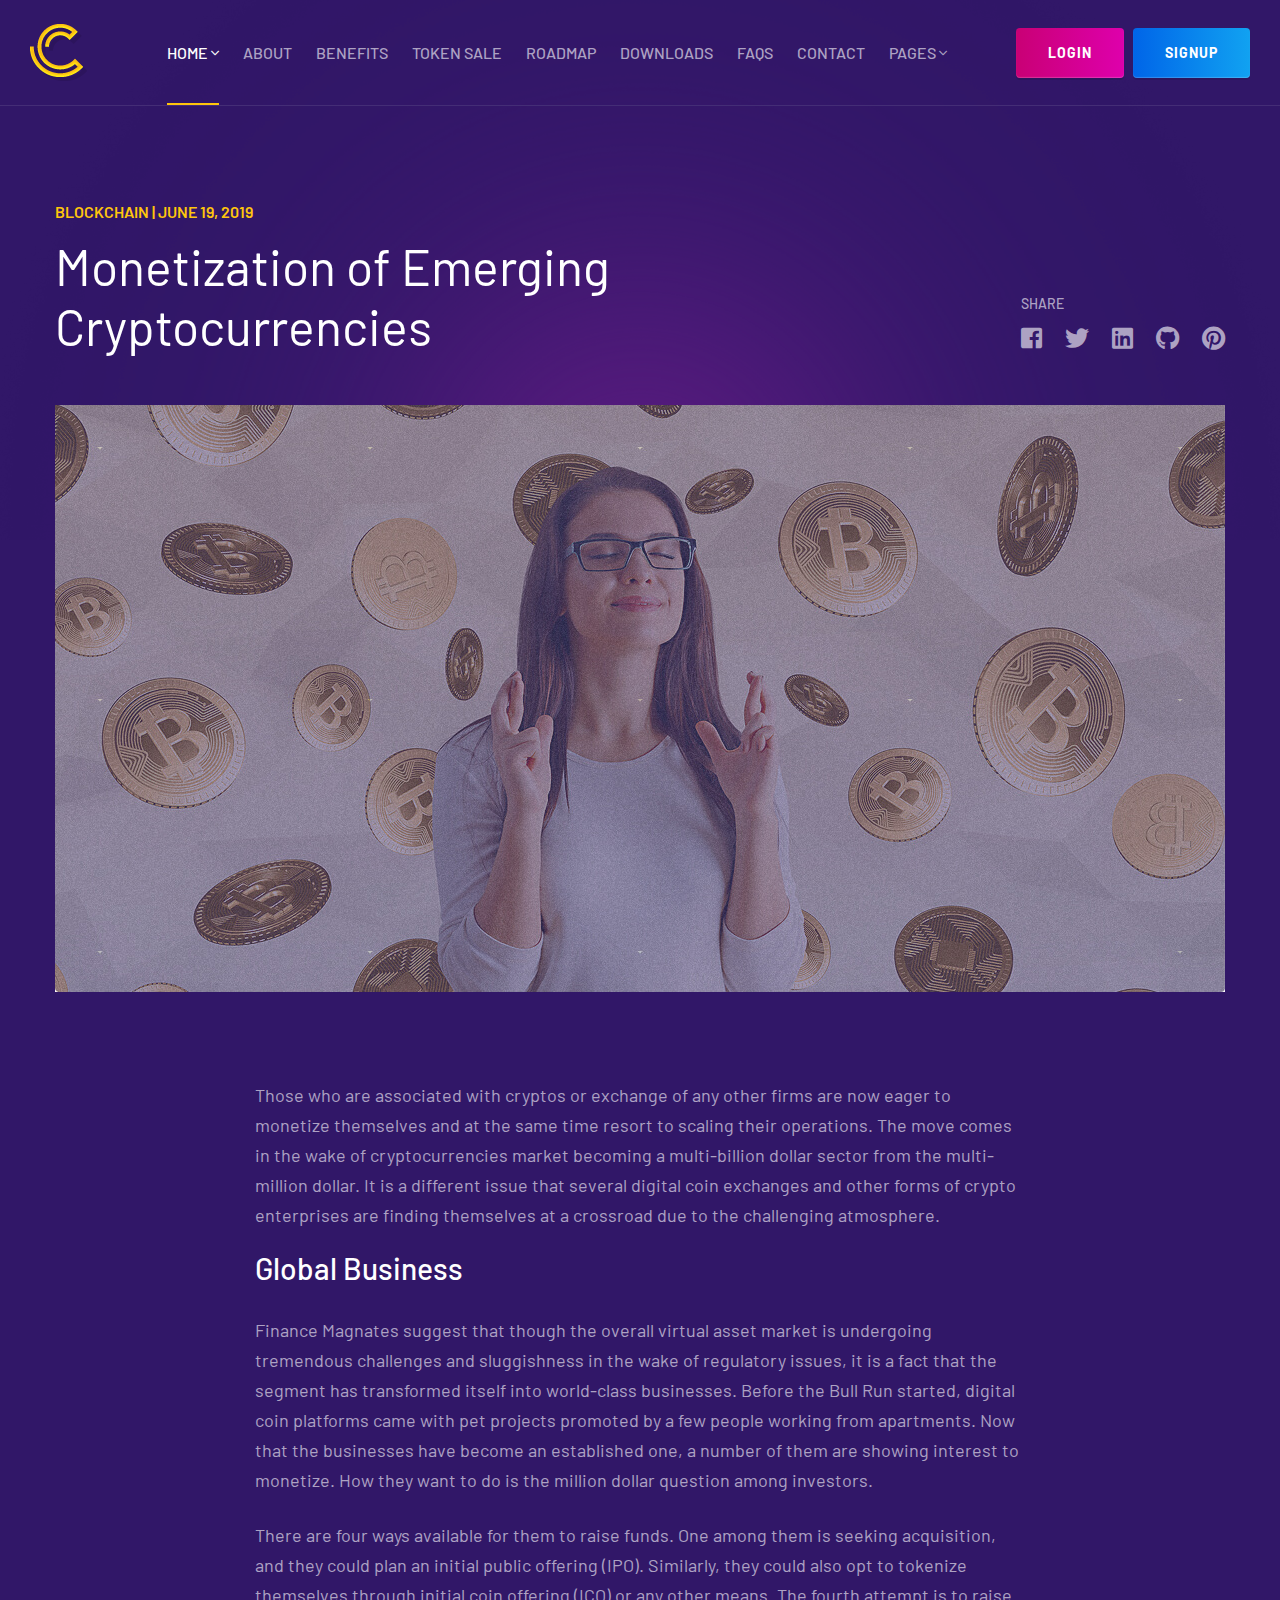
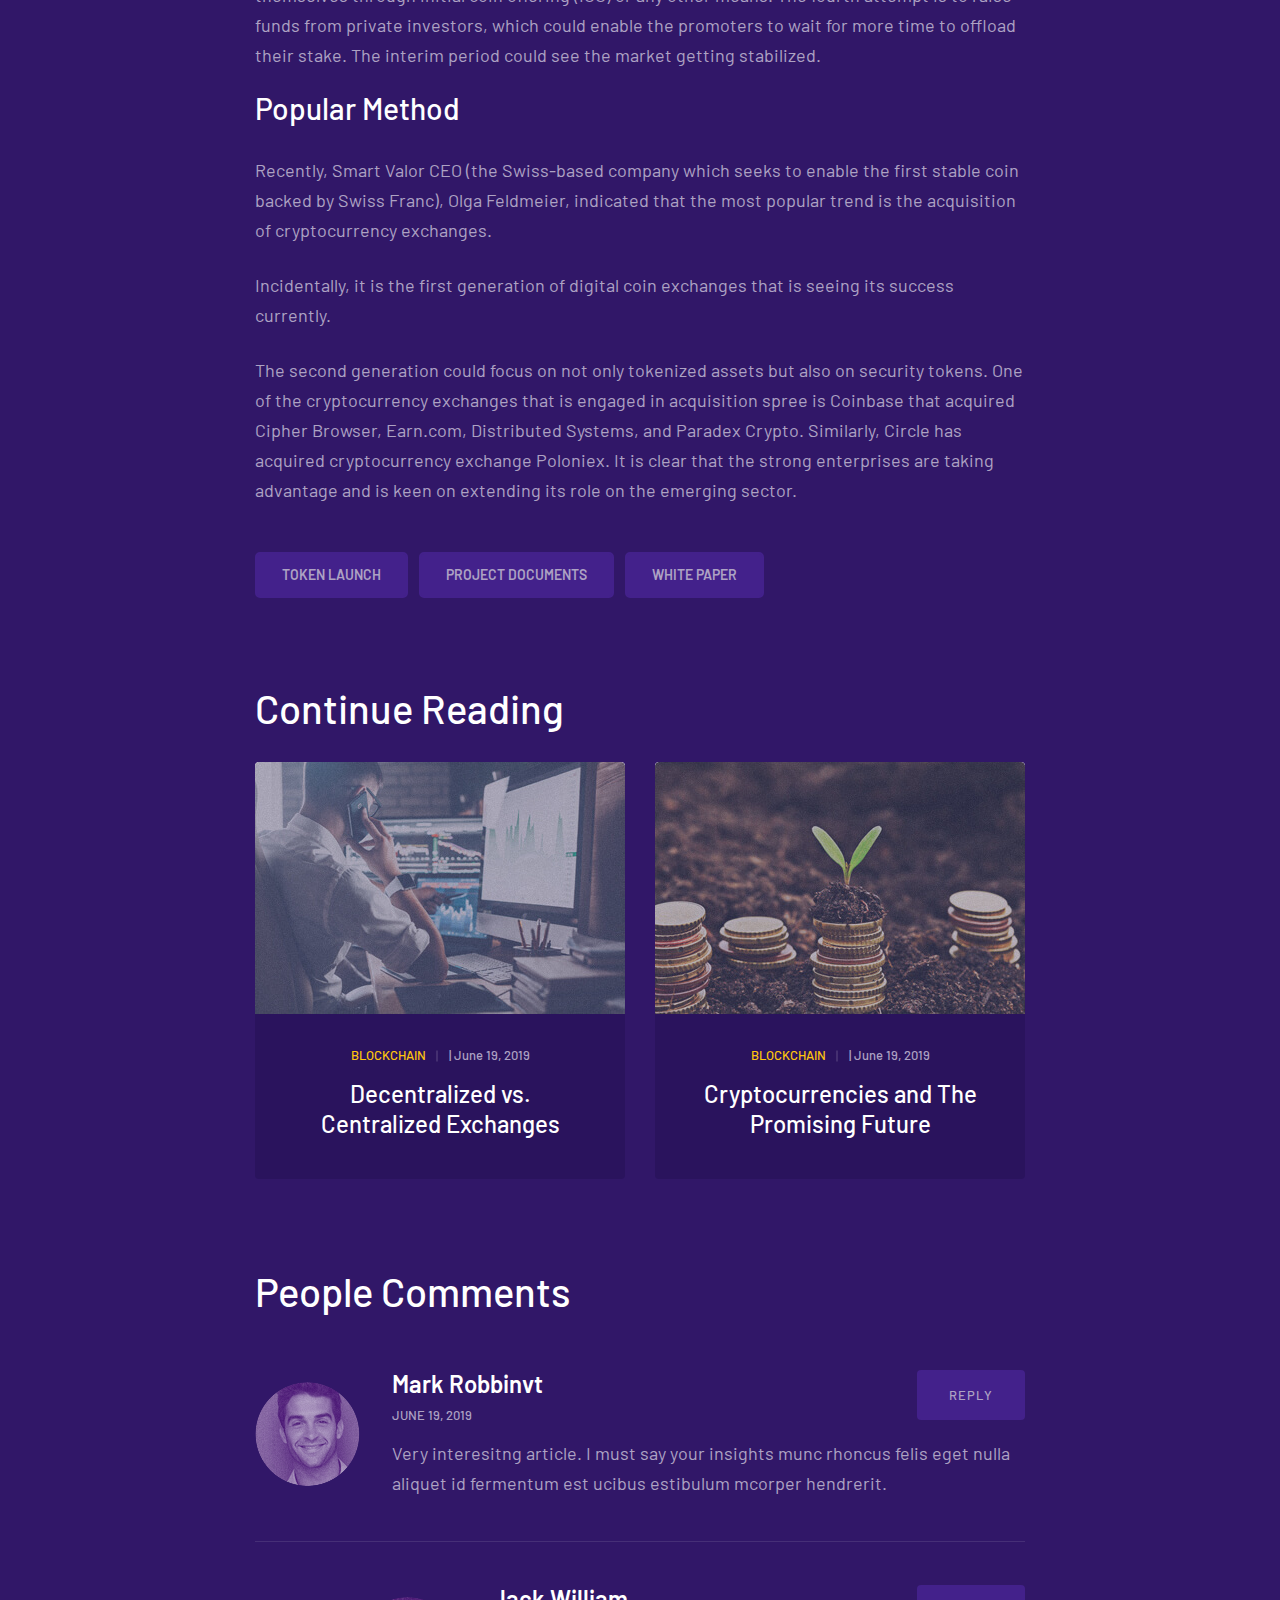
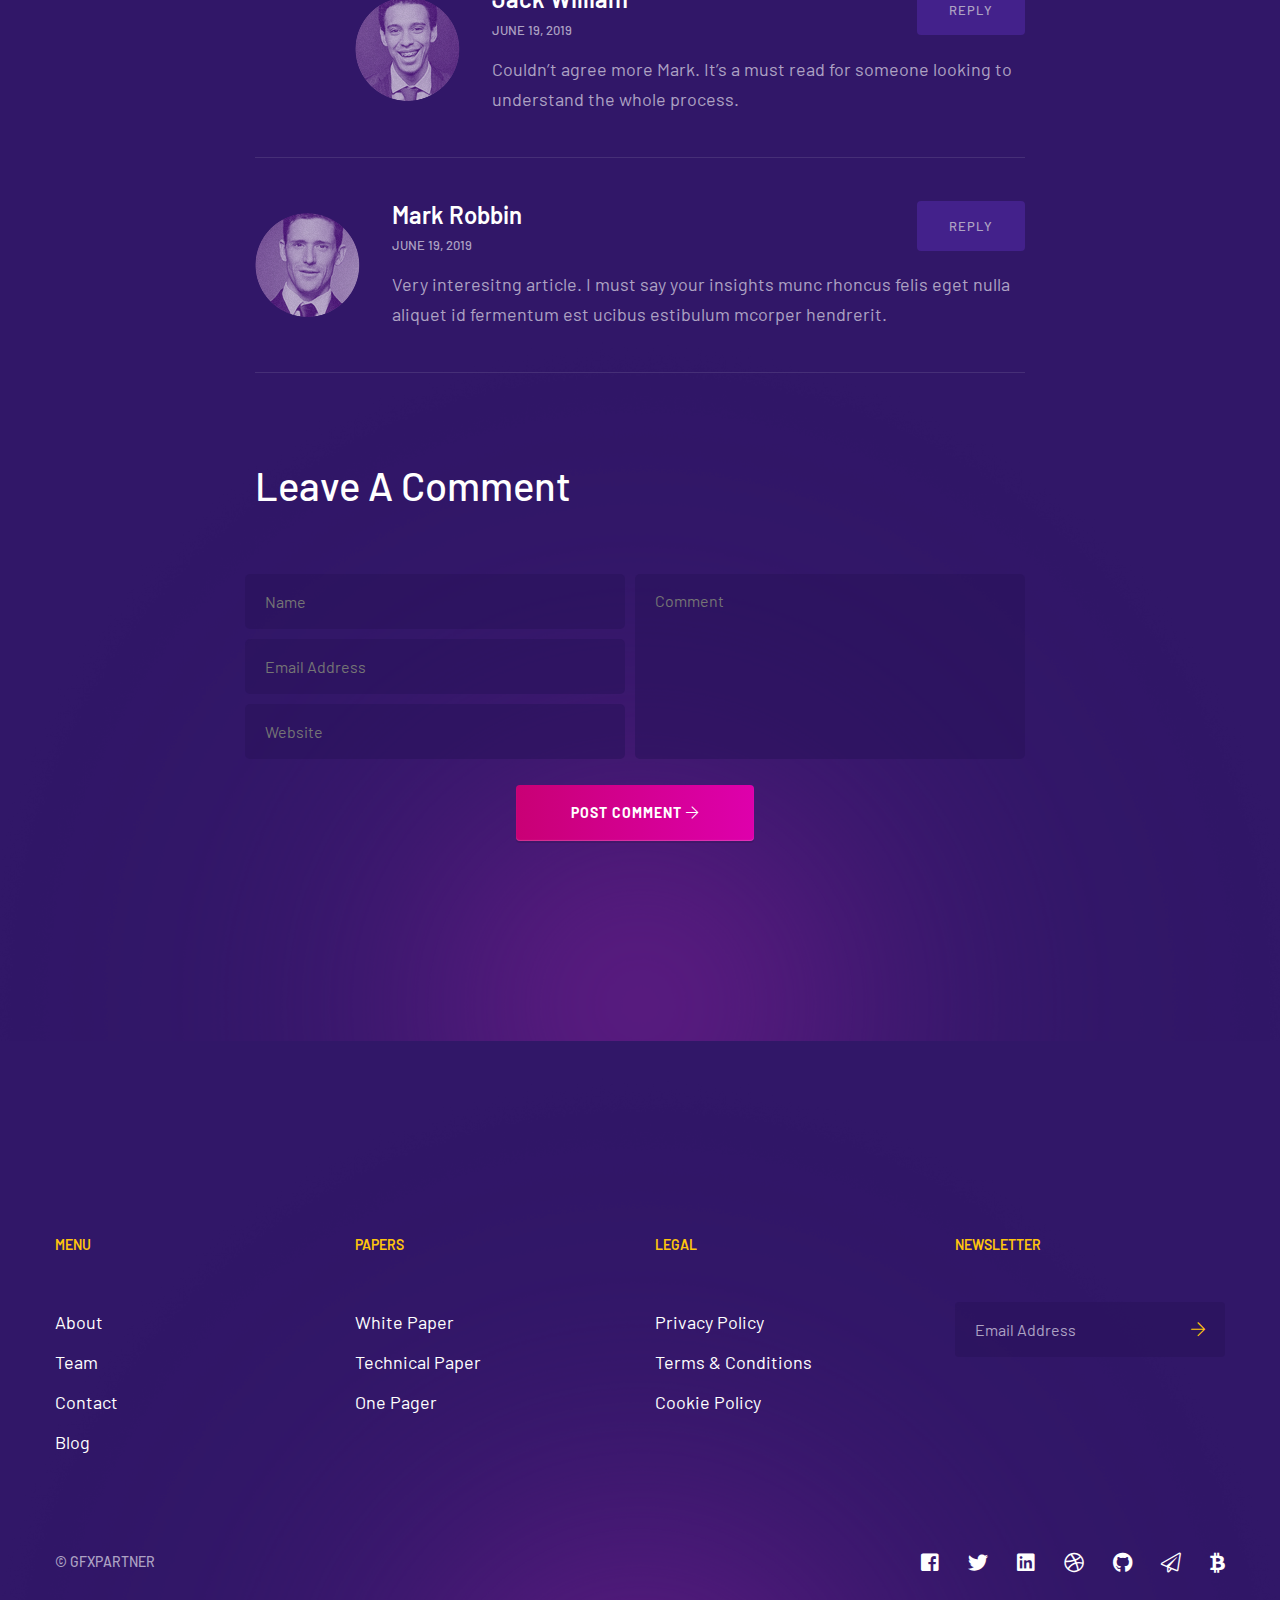
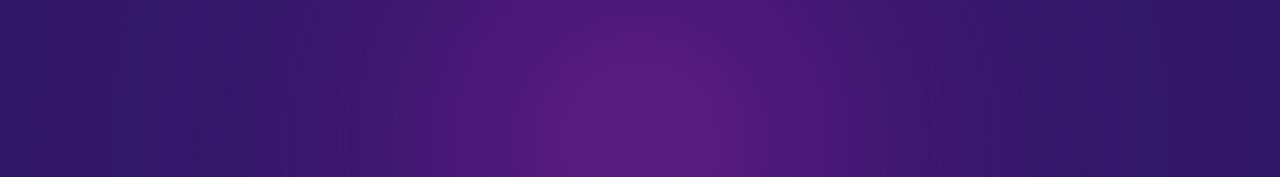
<file: blog-post.html>
<!doctype html>
<html lang="en">


<!-- Mirrored from gfxpartner.com/Crypten/assets/dark/blog-post.html by HTTrack Website Copier/3.x [XR&CO'2014], Wed, 02 Jun 2021 23:01:32 GMT -->
<head>
   
    <!--====== Required meta tags ======-->
    <meta charset="utf-8">
    <meta http-equiv="x-ua-compatible" content="ie=edge">
    <meta name="description" content="">
    <meta name="viewport" content="width=device-width, initial-scale=1, shrink-to-fit=no">
    
    <!--====== Title ======-->
    <title>Crypten – Cryptocurrency & ICO HTML Template</title>
    
    <!--====== Favicon Icon ======-->
    <link rel="shortcut icon" href="assets/images/favicon.ico" type="image/png">

    <!--====== Bootstrap css ======-->
    <link rel="stylesheet" href="assets/css/bootstrap.min.css">
    
    <!--====== Fontawesome css ======-->
    <link rel="stylesheet" href="assets/css/all.css">
    
    <!--====== nice select css ======-->
    <link rel="stylesheet" href="assets/css/nice-select.css">
    
    <!--====== Slick css ======-->
    <link rel="stylesheet" href="assets/css/slick.css">

    <!--====== Swiper css ======-->
    <link rel="stylesheet" href="assets/css/swiper.min.css">
    
    <!--====== Default css ======-->
    <link rel="stylesheet" href="assets/css/default.css">
    
    <!--====== Style css ======-->
    <link rel="stylesheet" href="assets/css/style.css">
  
  
</head>

<body>
   
    <!--====== HEADER PART START ======-->
    
    <header class="header-area">
        <div class="header-nav">
            <div class="container-fluid">
                <div class="row">
                    <div class="col-lg-12">
                        <div class="navigation">
                            <nav class="navbar navbar-expand-lg navbar-light ">
                                <a class="navbar-brand" href="index.html"><img src="assets/images/logo.png" alt=""></a> <!-- logo -->
                                <button class="navbar-toggler" type="button" data-toggle="collapse" data-target="#navbarSupportedContent" aria-controls="navbarSupportedContent" aria-expanded="false" aria-label="Toggle navigation">
                                    <span class="toggler-icon"></span>
                                    <span class="toggler-icon"></span>
                                    <span class="toggler-icon"></span>
                                </button> <!-- navbar toggler -->
                        
                                <div class="collapse navbar-collapse sub-menu-bar" id="navbarSupportedContent">
                                    <ul class="navbar-nav m-auto">
                                        <li class="nav-item">
                                            <a class="nav-link active" href="index.html">Home <i class="fal fa-angle-down"></i></a>
                                            <ul class="sub-menu">
                                                <li><a href="index.html">Home 1</a></li>
                                                <li><a href="index-2.html">Home 2</a></li>
                                                <li><a href="index-3.html">Home 3</a></li>
                                            </ul>
                                        </li>
                                        <li class="nav-item">
                                            <a class="nav-link" href="about-us.html">About</a>
                                        </li>
                                        <li class="nav-item">
                                            <a class="nav-link" href="#">Benefits</a>
                                        </li>
                                        <li class="nav-item">
                                            <a class="nav-link" href="#">Token Sale</a>
                                        </li>
                                        <li class="nav-item">
                                            <a class="nav-link" href="#">Roadmap</a>
                                        </li>
                                        
                                        <li class="nav-item">
                                            <a class="nav-link" href="#">downloads</a>
                                        </li>
                                       
                                        <li class="nav-item">
                                            <a class="nav-link" href="#">Faqs</a>
                                        </li>
                                       
                                        <li class="nav-item">
                                            <a class="nav-link" href="contact-us.html">Contact</a>
                                        </li>
                                       
                                        <li class="nav-item">
                                            <a class="nav-link" href="contact-us.html">Pages <i class="fal fa-angle-down"></i></a>
                                            <ul class="sub-menu">
                                                <li><a href="blog.html">Blog</a></li>
                                                <li><a href="blog-post.html">Blog Post</a></li>
                                                <li><a href="login.html">Login</a></li>
                                                <li><a href="singup.html">Singup</a></li>
                                                <li><a href="404.html">Error</a></li>
                                            </ul>
                                        </li>
                                    </ul>
                                </div> <!-- navbar collapse -->
                                <div class="navbar-btn d-none d-sm-flex">
                                    <ul>
                                        <li><a class="main-btn" href="login.html">login</a></li>
                                        <li><a class="main-btn-2 main-btn" href="singup.html">signup</a></li>
                                    </ul>
                                </div>
                            </nav>
                        </div> <!-- navigation -->
                    </div>
                </div>
            </div>
        </div>
    </header>
    
    <!--====== HEADER PART ENDS ======-->

    <!--====== PAGE TITLE PART START ======-->
    
    <div class="page-title-area page-title-2-area">
        <div class="container">
            <div class="row align-items-end">
                <div class="col-lg-6">
                    <div class="page-title-content">
                        <span>BLOCKCHAIN    |    June 19, 2019</span>
                        <h3 class="title">Monetization of Emerging Cryptocurrencies</h3>
                    </div>
                </div>
                <div class="col-lg-6">
                    <div class="title-social d-flex justify-content-lg-end justify-content-start">
                        <div class="item">
                            <span>Share</span>
                            <ul>
                                <li><a href="#"><i class="fab fa-facebook-square"></i></a></li>
                                <li><a href="#"><i class="fab fa-twitter"></i></a></li>
                                <li><a href="#"><i class="fab fa-linkedin"></i></a></li>
                                <li><a href="#"><i class="fab fa-github"></i></a></li>
                                <li><a href="#"><i class="fab fa-pinterest"></i></a></li>
                            </ul>
                        </div>
                    </div>
                </div>
            </div>
        </div>
        <div class="banefits-color-2">
            <img src="assets/images/shape/color-bg-4.png" alt="">
        </div>
    </div>
    <div class="page-title-thumb-area">
        <div class="container">
            <div class="row">
                <div class="col-lg-12">
                    <div class="page-title-thumb">
                        <img src="assets/images/page-title-thumb.jpg" alt="">
                    </div>
                </div>
            </div>
        </div>
    </div>
    
    <!--====== PAGE TITLE PART ENDS ======-->

    <!--====== BLOG POST PART START ======-->
    
    <section class="blog-post-area">
        <div class="container">
            <div class="row justify-content-center">
                <div class="col-lg-8">
                    <div class="blog-post-item">
                        <div class="blog-post-top-content">
                            <p>Those who are associated with cryptos or exchange of any other firms are now eager to monetize themselves and at the same time resort to scaling their operations. The move comes in the wake of cryptocurrencies market becoming a multi-billion dollar sector from the multi-million dollar. It is a different issue that several digital coin exchanges and other forms of crypto enterprises are finding themselves at a crossroad due to the challenging atmosphere.</p>
                            <h3 class="title">Global Business</h3>
                            <p>Finance Magnates suggest that though the overall virtual asset market is undergoing tremendous challenges and sluggishness in the wake of regulatory issues, it is a fact that the segment has transformed itself into world-class businesses. Before the Bull Run started, digital coin platforms came with pet projects promoted by a few people working from apartments. Now that the businesses have become an established one, a number of them are showing interest to monetize. How they want to do is the million dollar question among investors.</p>
                            <p class="pt-25">There are four ways available for them to raise funds. One among them is seeking acquisition, and they could plan an initial public offering (IPO). Similarly, they could also opt to tokenize themselves through initial coin offering (ICO) or any other means. The fourth attempt is to raise funds from private investors, which could enable the promoters to wait for more time to offload their stake. The interim period could see the market getting stabilized.</p>
                            <h3 class="title">Popular Method</h3>
                            <p>Recently, Smart Valor CEO (the Swiss-based company which seeks to enable the first stable coin backed by Swiss Franc), Olga Feldmeier, indicated that the most popular trend is the acquisition of cryptocurrency exchanges.</p>
                            <p class="pt-25 pb-25">Incidentally, it is the first generation of digital coin exchanges that is seeing its success currently.</p>
                            <p>The second generation could focus on not only tokenized assets but also on security tokens. One of the cryptocurrency exchanges that is engaged in acquisition spree is Coinbase that acquired Cipher Browser, Earn.com, Distributed Systems, and Paradex Crypto. Similarly, Circle has acquired cryptocurrency exchange Poloniex. It is clear that the strong enterprises are taking advantage and is keen on extending its role on the emerging sector.</p>
                        </div>
                        <div class="blog-post-tag">
                            <ul>
                                <li><a href="#">Token Launch</a></li>
                                <li><a href="#">Project Documents</a></li>
                                <li><a href="#">White Paper</a></li>
                            </ul>
                        </div>
                        <div class="blog-post-reading">
                            <div class="blog-title">
                                <h3 class="title">Continue Reading</h3>
                            </div>
                            <div class="row justify-content-center">
                                <div class="col-lg-6 col-md-6 col-sm-8">
                                    <div class="blog-item mt-30">
                                        <div class="blog-thumb">
                                            <img src="assets/images/blog-1.jpg" alt="">
                                        </div>
                                        <div class="blog-content text-center">
                                            <span><span>BLOCKCHAIN</span>    |    June 19, 2019</span>
                                            <a href="#">Decentralized vs. Centralized Exchanges</a>
                                        </div>
                                    </div>
                                </div>
                                <div class="col-lg-6 col-md-6 col-sm-8">
                                    <div class="blog-item mt-30">
                                        <div class="blog-thumb">
                                            <img src="assets/images/blog-2.jpg" alt="">
                                        </div>
                                        <div class="blog-content text-center">
                                            <span><span>BLOCKCHAIN</span>    |    June 19, 2019</span>
                                            <a href="#">Cryptocurrencies and The Promising Future</a>
                                        </div>
                                    </div>
                                </div>
                            </div>
                        </div>
                        <div class="blog-post-comments">
                            <div class="blog-title pb-55">
                                <h3 class="title">People Comments</h3>
                            </div>
                            <div class="blog-comments-item">
                                <div class="item d-block d-sm-flex align-items-center">
                                    <div class="thumb">
                                        <img src="assets/images/cmt-1.png" alt="">
                                    </div>
                                    <div class="comments-content">
                                        <h4 class="title">Mark Robbinvt</h4>
                                        <span>June 19, 2019</span>
                                        <p>Very interesitng article. I must say your insights munc rhoncus felis eget nulla aliquet id fermentum est ucibus estibulum mcorper hendrerit.</p>
                                        <a class="main-btn" href="#">reply</a>
                                    </div>
                                </div>
                                <div class="item d-block d-sm-flex align-items-center pl-100 center">
                                    <div class="thumb">
                                        <img src="assets/images/cmt-2.png" alt="">
                                    </div>
                                    <div class="comments-content">
                                        <h4 class="title">Jack William</h4>
                                        <span>June 19, 2019</span>
                                        <p>Couldn’t agree more Mark. It’s a must read for someone looking to understand the whole process.</p>
                                        <a class="main-btn" href="#">reply</a>
                                    </div>
                                </div>
                                <div class="item d-block d-sm-flex align-items-center">
                                    <div class="thumb">
                                        <img src="assets/images/cmt-3.png" alt="">
                                    </div>
                                    <div class="comments-content">
                                        <h4 class="title">Mark Robbin</h4>
                                        <span>June 19, 2019</span>
                                        <p>Very interesitng article. I must say your insights munc rhoncus felis eget nulla aliquet id fermentum est ucibus estibulum mcorper hendrerit.</p>
                                        <a class="main-btn" href="#">reply</a>
                                    </div>
                                </div>
                            </div>
                        </div>
                        <div class="blog-post-form">
                            <form action="#">
                                <div class="blog-title pb-55">
                                    <h3 class="title">Leave A Comment</h3>
                                </div>
                                <div class="row">
                                    <div class="col-lg-6">
                                        <div class="input-box mt-10">
                                            <input type="text" placeholder="Name">
                                        </div>
                                        <div class="input-box mt-10">
                                            <input type="email" placeholder="Email Address">
                                        </div>
                                        <div class="input-box mt-10">
                                            <input type="text" placeholder="Website">
                                        </div>
                                    </div>
                                    <div class="col-lg-6">
                                        <div class="input-box item-2 mt-10">
                                            <textarea name="#" id="#" cols="30" rows="10" placeholder="Comment"></textarea>
                                        </div>
                                    </div>
                                    <div class="col-lg-12">
                                        <div class="input-box text-center mt-20">
                                            <button class="main-btn" type="submit">post comment  <i class="fal fa-arrow-right"></i></button>
                                        </div>
                                    </div>
                                </div>
                            </form>
                        </div>
                    </div>
                </div>
            </div>
        </div>
        <div class="banefits-color-2">
            <img src="assets/images/shape/color-bg-4.png" alt="">
        </div>
    </section>
    
    <!--====== BLOG POST PART ENDS ======-->

    <!--====== FOOTER PART START ======-->
    
    <footer class="footer-area">
        <div class="container">
            <div class="row">
                <div class="col-lg-3 col-md-6 col-sm-6">
                    <div class="footer-list mt-30">
                        <h4 class="title">Menu</h4>
                        <ul>
                            <li><a href="#">About</a></li>
                            <li><a href="#">Team</a></li>
                            <li><a href="#">Contact</a></li>
                            <li><a href="#">Blog</a></li>
                        </ul>
                    </div>                
                </div>
                <div class="col-lg-3 col-md-6 col-sm-6">
                    <div class="footer-list mt-30">
                        <h4 class="title">PAPERS</h4>
                        <ul>
                            <li><a href="#">White Paper</a></li>
                            <li><a href="#">Technical Paper</a></li>
                            <li><a href="#">One Pager</a></li>
                        </ul>
                    </div>                
                </div>
                <div class="col-lg-3 col-md-6 col-sm-6">
                    <div class="footer-list mt-30">
                        <h4 class="title">legal</h4>
                        <ul>
                            <li><a href="#">Privacy Policy</a></li>
                            <li><a href="#">Terms & Conditions</a></li>
                            <li><a href="#">Cookie Policy</a></li>
                        </ul>
                    </div>                
                </div>
                <div class="col-lg-3 col-md-6 col-sm-6">
                    <div class="footer-list mt-30">
                        <h4 class="title">Newsletter</h4>
                        <form action="#">
                            <div class="input-box">
                                <input type="text" placeholder="Email Address">
                                <button><i class="fal fa-arrow-right"></i></button>
                            </div>
                        </form>
                    </div>                
                </div>
            </div>
            <div class="row">
                <div class="col-lg-12">
                    <div class="footer-copyright d-flex justify-content-between align-items-center">
                        <p class="order-2 order-sm-1">© GFXPARTNER</p>
                        <ul class="order-1 order-sm-2">
                            <li><a href="#"><i class="fab fa-facebook-square"></i></a></li>
                            <li><a href="#"><i class="fab fa-twitter"></i></a></li>
                            <li><a href="#"><i class="fab fa-linkedin"></i></a></li>
                            <li><a href="#"><i class="fab fa-dribbble"></i></a></li>
                            <li><a href="#"><i class="fab fa-github"></i></a></li>
                            <li><a href="#"><i class="fal fa-paper-plane"></i></a></li>
                            <li><a href="#"><i class="fab fa-btc"></i></a></li>
                        </ul>
                    </div>
                </div>
            </div>
        </div>
        <div class="banefits-color-2">
            <img src="assets/images/shape/color-bg-4.png" alt="">
        </div>
    </footer>
    
    <!--====== FOOTER PART ENDS ======-->

    <!--====== scroll_up PART START ======-->

    <a id="scroll_up"><i class="far fa-angle-up"></i></a>

    <!--====== scroll_up PART ENDS ======-->
    





    

    
    <!--====== jquery js ======-->
    <script src="assets/js/vendor/modernizr-3.6.0.min.js"></script>
    <script src="assets/js/vendor/jquery-1.12.4.min.js"></script>

    <!--====== Bootstrap js ======-->
    <script src="assets/js/bootstrap.min.js"></script>
    <script src="assets/js/popper.min.js"></script>
    
    <!--====== Slick js ======-->
    <script src="assets/js/slick.min.js"></script>

    <!--====== Swiper js ======-->
    <script src="assets/js/swiper.min.js"></script>
    
    <!--====== nice select js ======-->
    <script src="assets/js/jquery.nice-select.min.js"></script>
    
    <!--====== circle progress js ======-->
    <script src="assets/js/circle-progress.min.js"></script>
    
    <!--====== Images Loaded js ======-->
    <script src="assets/js/jquery.syotimer.min.js"></script>
    
    <!--====== Main js ======-->
    <script src="assets/js/main.js"></script>

</body>


<!-- Mirrored from gfxpartner.com/Crypten/assets/dark/blog-post.html by HTTrack Website Copier/3.x [XR&CO'2014], Wed, 02 Jun 2021 23:01:44 GMT -->
</html>
</file>
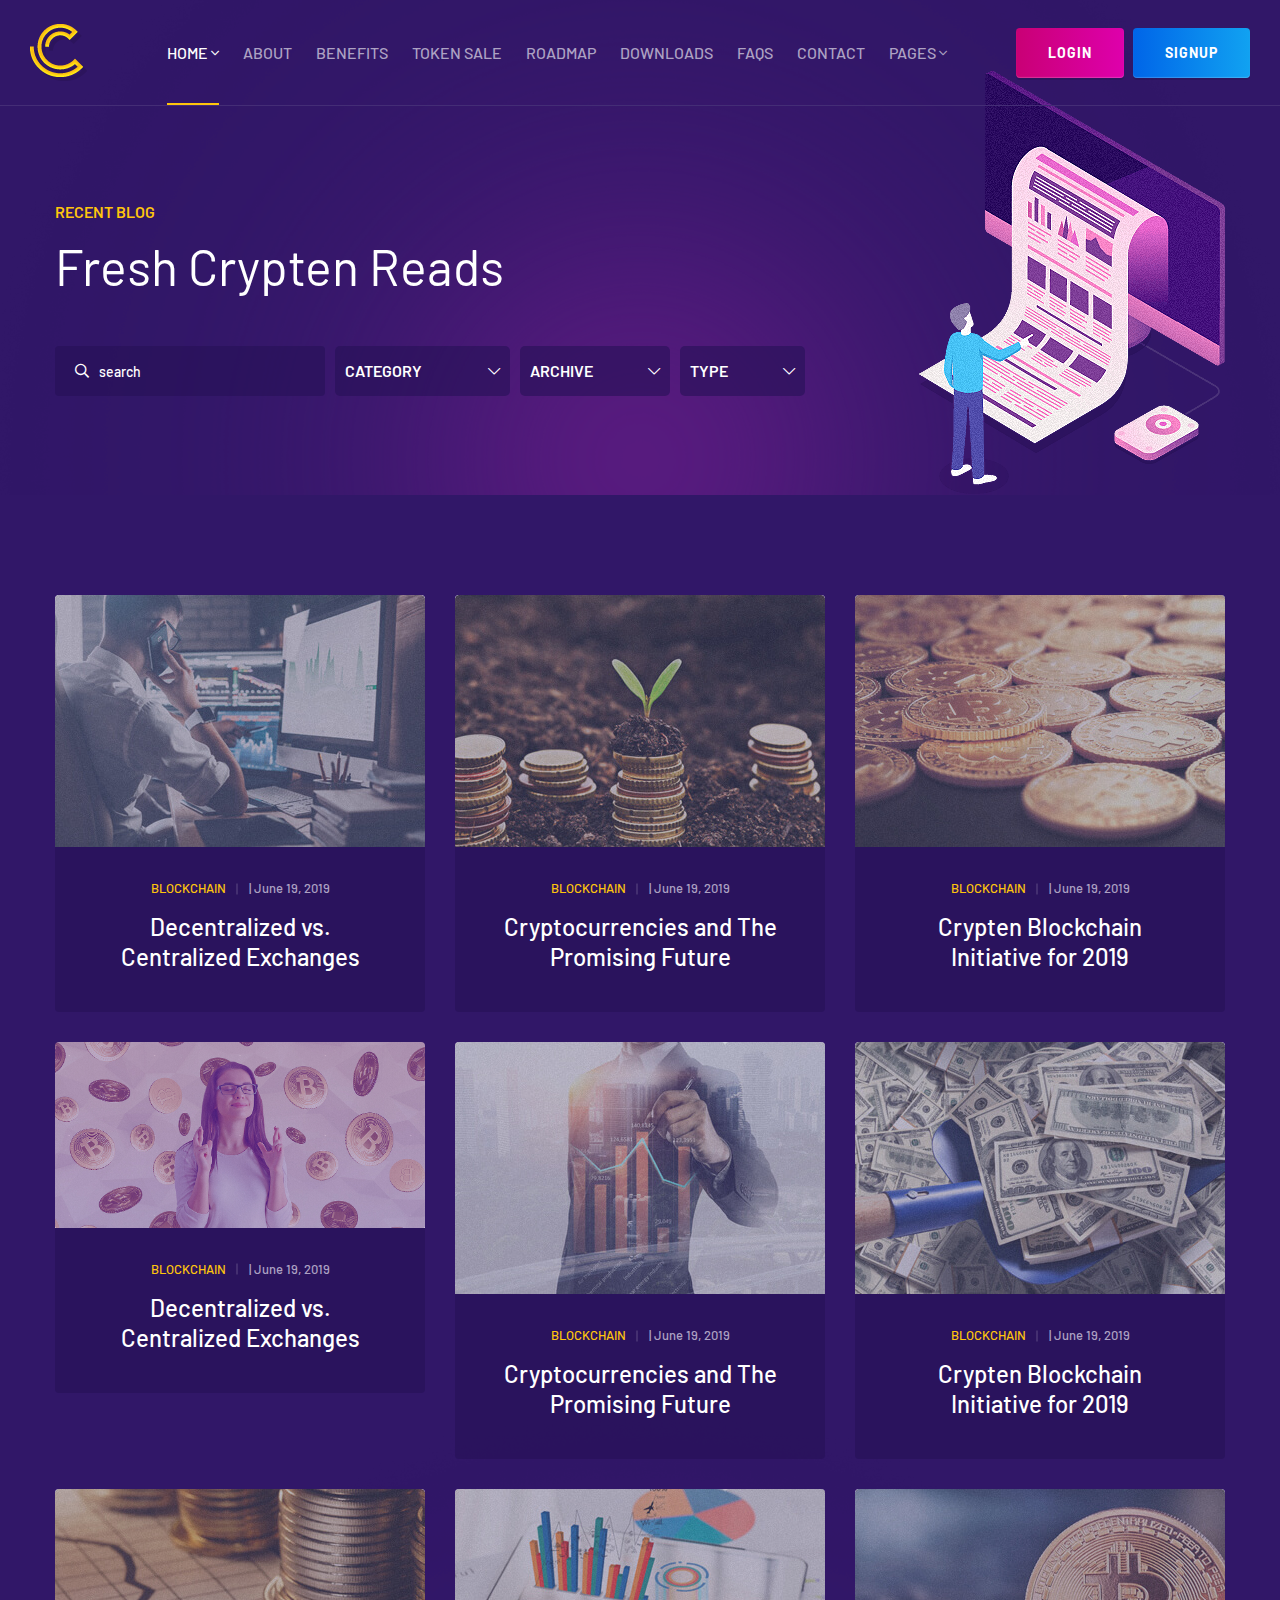
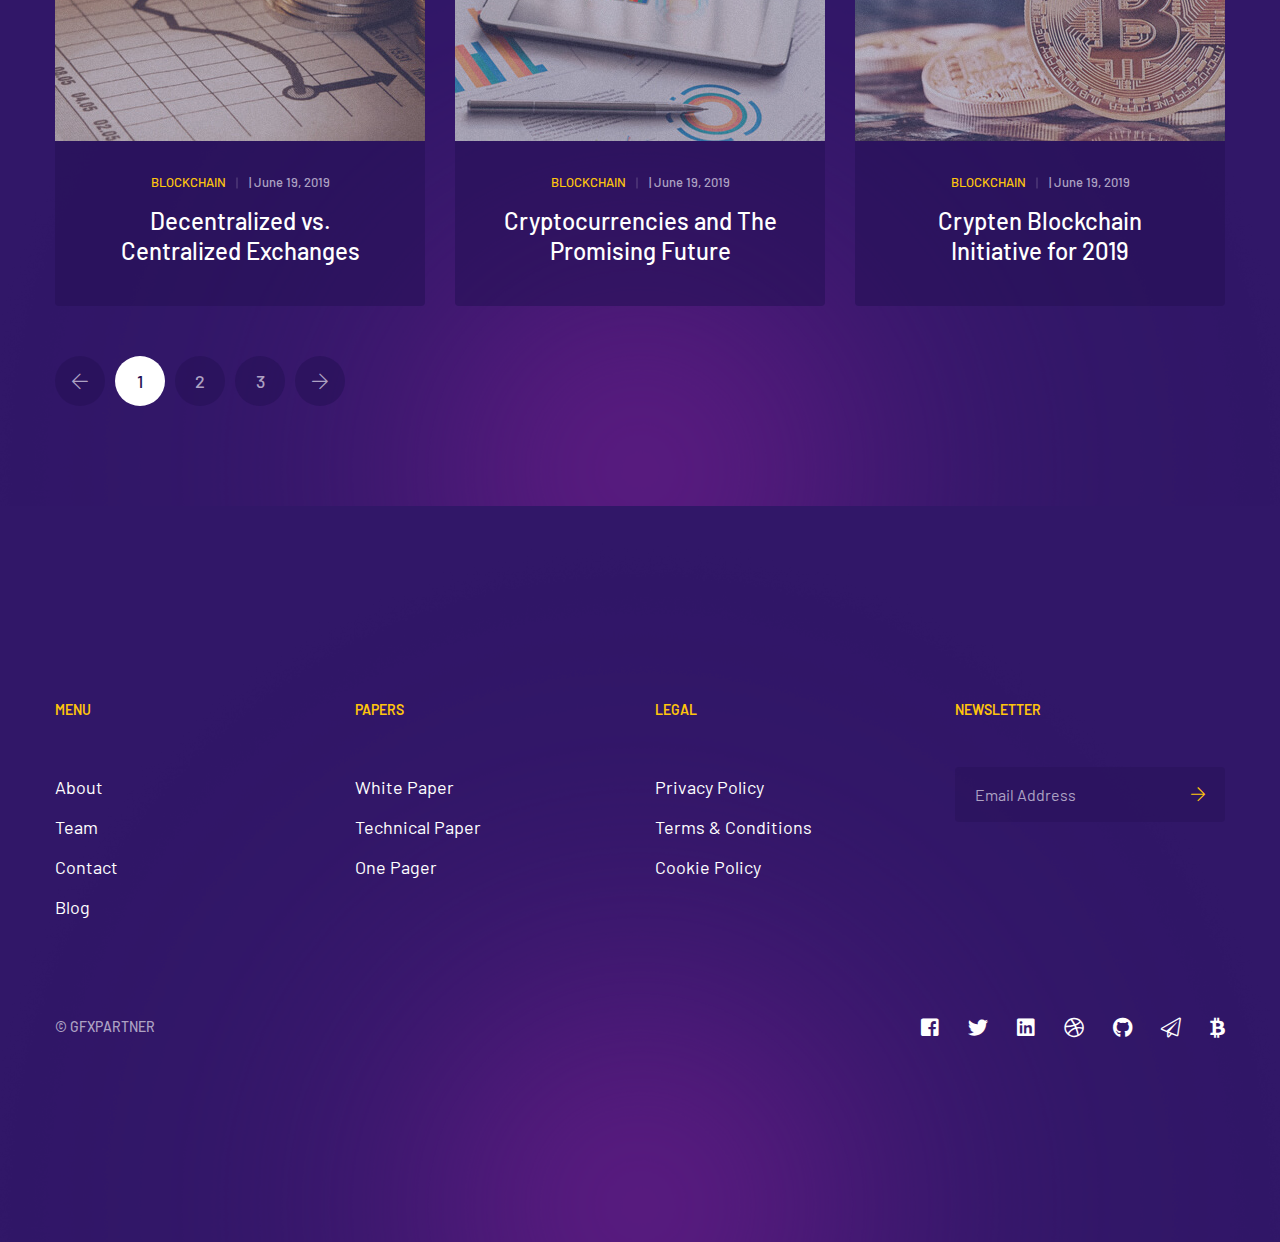
<file: blog.html>
<!doctype html>
<html lang="en">


<!-- Mirrored from gfxpartner.com/Crypten/assets/dark/blog.html by HTTrack Website Copier/3.x [XR&CO'2014], Wed, 02 Jun 2021 23:01:12 GMT -->
<head>

    <!--====== Required meta tags ======-->
    <meta charset="utf-8">
    <meta http-equiv="x-ua-compatible" content="ie=edge">
    <meta name="description" content="">
    <meta name="viewport" content="width=device-width, initial-scale=1, shrink-to-fit=no">

    <!--====== Title ======-->
    <title>Crypten – Cryptocurrency & ICO HTML Template</title>

    <!--====== Favicon Icon ======-->
    <link rel="shortcut icon" href="assets/images/favicon.ico" type="image/png">

    <!--====== Bootstrap css ======-->
    <link rel="stylesheet" href="assets/css/bootstrap.min.css">

    <!--====== Fontawesome css ======-->
    <link rel="stylesheet" href="assets/css/all.css">

    <!--====== nice select css ======-->
    <link rel="stylesheet" href="assets/css/nice-select.css">

    <!--====== Slick css ======-->
    <link rel="stylesheet" href="assets/css/slick.css">

    <!--====== Swiper css ======-->
    <link rel="stylesheet" href="assets/css/swiper.min.css">

    <!--====== Default css ======-->
    <link rel="stylesheet" href="assets/css/default.css">

    <!--====== Style css ======-->
    <link rel="stylesheet" href="assets/css/style.css">


</head>

<body>

    <!--====== HEADER PART START ======-->

    <header class="header-area">
        <div class="header-nav">
            <div class="container-fluid">
                <div class="row">
                    <div class="col-lg-12">
                        <div class="navigation">
                            <nav class="navbar navbar-expand-lg navbar-light ">
                                <a class="navbar-brand" href="index.html"><img src="assets/images/logo.png" alt=""></a>
                                <!-- logo -->
                                <button class="navbar-toggler" type="button" data-toggle="collapse"
                                    data-target="#navbarSupportedContent" aria-controls="navbarSupportedContent"
                                    aria-expanded="false" aria-label="Toggle navigation">
                                    <span class="toggler-icon"></span>
                                    <span class="toggler-icon"></span>
                                    <span class="toggler-icon"></span>
                                </button> <!-- navbar toggler -->

                                <div class="collapse navbar-collapse sub-menu-bar" id="navbarSupportedContent">
                                    <ul class="navbar-nav m-auto">
                                        <li class="nav-item">
                                            <a class="nav-link active" href="index.html">Home <i
                                                    class="fal fa-angle-down"></i></a>
                                            <ul class="sub-menu">
                                                <li><a href="index.html">Home 1</a></li>
                                                <li><a href="index-2.html">Home 2</a></li>
                                                <li><a href="index-3.html">Home 3</a></li>
                                            </ul>
                                        </li>
                                        <li class="nav-item">
                                            <a class="nav-link" href="about-us.html">About</a>
                                        </li>
                                        <li class="nav-item">
                                            <a class="nav-link" href="#">Benefits</a>
                                        </li>
                                        <li class="nav-item">
                                            <a class="nav-link" href="#">Token Sale</a>
                                        </li>
                                        <li class="nav-item">
                                            <a class="nav-link" href="#">Roadmap</a>
                                        </li>

                                        <li class="nav-item">
                                            <a class="nav-link" href="#">downloads</a>
                                        </li>

                                        <li class="nav-item">
                                            <a class="nav-link" href="#">Faqs</a>
                                        </li>

                                        <li class="nav-item">
                                            <a class="nav-link" href="contact-us.html">Contact</a>
                                        </li>

                                        <li class="nav-item">
                                            <a class="nav-link" href="contact-us.html">Pages <i
                                                    class="fal fa-angle-down"></i></a>
                                            <ul class="sub-menu">
                                                <li><a href="blog.html">Blog</a></li>
                                                <li><a href="blog-post.html">Blog Post</a></li>
                                                <li><a href="login.html">Login</a></li>
                                                <li><a href="singup.html">Singup</a></li>
                                                <li><a href="404.html">Error</a></li>
                                            </ul>
                                        </li>
                                    </ul>
                                </div> <!-- navbar collapse -->
                                <div class="navbar-btn d-none d-sm-flex">
                                    <ul>
                                        <li><a class="main-btn" href="login.html">login</a></li>
                                        <li><a class="main-btn-2 main-btn" href="singup.html">signup</a></li>
                                    </ul>
                                </div>
                            </nav>
                        </div> <!-- navigation -->
                    </div>
                </div>
            </div>
        </div>
    </header>

    <!--====== HEADER PART ENDS ======-->

    <!--====== PAGE TITLE PART START ======-->

    <div class="page-title-area">
        <div class="container">
            <div class="row">
                <div class="col-lg-8">
                    <div class="page-title-content">
                        <span>Recent blog</span>
                        <h3 class="title">Fresh Crypten Reads</h3>
                        <form action="#">
                            <div class="input-box">
                                <i class="far fa-search"></i>
                                <input type="text" placeholder="search">
                            </div>
                            <div class="item-1">
                                <select>
                                    <option value="1">Category</option>
                                    <option value="2">Technology</option>
                                    <option value="3">Blockchain</option>
                                    <option value="4">Cryptocurrency</option>
                                    <option value="5">Consulting</option>
                                    <option value="6">The Future</option>
                                </select>
                            </div>
                            <div class="item-2">
                                <select>
                                    <option value="1">archive </option>
                                    <option value="2">Technology</option>
                                    <option value="3">Blockchain</option>
                                    <option value="4">Cryptocurrency</option>
                                    <option value="5">Consulting</option>
                                    <option value="6">The Future</option>
                                </select>
                            </div>
                            <div class="item-3">
                                <select>
                                    <option value="1">Type </option>
                                    <option value="2">Technology</option>
                                    <option value="3">Blockchain</option>
                                    <option value="4">Cryptocurrency</option>
                                    <option value="5">Consulting</option>
                                    <option value="6">The Future</option>
                                </select>
                            </div>
                        </form>
                    </div>
                </div>
                <div class="col-lg-4">
                    <div class="page-title-thumb d-lg-block text-md-right text-center pt-70">
                        <img src="assets/images/page-title-thumb-2.png" alt="">
                    </div>
                </div>
            </div>
        </div>
        <div class="banefits-color-2">
            <img src="assets/images/shape/color-bg-4.png" alt="">
        </div>
    </div>

    <!--====== PAGE TITLE PART ENDS ======-->

    <!--====== BLOG PART START ======-->

    <div class="blog-area blog-page">
        <div class="container">
            <div class="row justify-content-center">
                <div class="col-lg-4 col-md-6 col-sm-9">
                    <div class="blog-item mt-30">
                        <div class="blog-thumb">
                            <img src="assets/images/blog-1.jpg" alt="">
                        </div>
                        <div class="blog-content text-center">
                            <span><span>BLOCKCHAIN</span> | June 19, 2019</span>
                            <a href="#">Decentralized vs. Centralized Exchanges</a>
                        </div>
                    </div>
                </div>
                <div class="col-lg-4 col-md-6 col-sm-9">
                    <div class="blog-item mt-30">
                        <div class="blog-thumb">
                            <img src="assets/images/blog-2.jpg" alt="">
                        </div>
                        <div class="blog-content text-center">
                            <span><span>BLOCKCHAIN</span> | June 19, 2019</span>
                            <a href="#">Cryptocurrencies and The Promising Future</a>
                        </div>
                    </div>
                </div>
                <div class="col-lg-4 col-md-6 col-sm-9">
                    <div class="blog-item mt-30">
                        <div class="blog-thumb">
                            <img src="assets/images/blog-3.jpg" alt="">
                        </div>
                        <div class="blog-content text-center">
                            <span><span>BLOCKCHAIN</span> | June 19, 2019</span>
                            <a href="#">Crypten Blockchain Initiative for 2019</a>
                        </div>
                    </div>
                </div>
                <div class="col-lg-4 col-md-6 col-sm-9">
                    <div class="blog-item mt-30">
                        <div class="blog-thumb">
                            <img src="assets/images/blog-4.jpg" alt="">
                        </div>
                        <div class="blog-content text-center">
                            <span><span>BLOCKCHAIN</span> | June 19, 2019</span>
                            <a href="#">Decentralized vs. Centralized Exchanges</a>
                        </div>
                    </div>
                </div>
                <div class="col-lg-4 col-md-6 col-sm-9">
                    <div class="blog-item mt-30">
                        <div class="blog-thumb">
                            <img src="assets/images/blog-5.jpg" alt="">
                        </div>
                        <div class="blog-content text-center">
                            <span><span>BLOCKCHAIN</span> | June 19, 2019</span>
                            <a href="#">Cryptocurrencies and The Promising Future</a>
                        </div>
                    </div>
                </div>
                <div class="col-lg-4 col-md-6 col-sm-9">
                    <div class="blog-item mt-30">
                        <div class="blog-thumb">
                            <img src="assets/images/blog-6.jpg" alt="">
                        </div>
                        <div class="blog-content text-center">
                            <span><span>BLOCKCHAIN</span> | June 19, 2019</span>
                            <a href="#">Crypten Blockchain Initiative for 2019</a>
                        </div>
                    </div>
                </div>
                <div class="col-lg-4 col-md-6 col-sm-9">
                    <div class="blog-item mt-30">
                        <div class="blog-thumb">
                            <img src="assets/images/blog-7.jpg" alt="">
                        </div>
                        <div class="blog-content text-center">
                            <span><span>BLOCKCHAIN</span> | June 19, 2019</span>
                            <a href="#">Decentralized vs. Centralized Exchanges</a>
                        </div>
                    </div>
                </div>
                <div class="col-lg-4 col-md-6 col-sm-9">
                    <div class="blog-item mt-30">
                        <div class="blog-thumb">
                            <img src="assets/images/blog-8.jpg" alt="">
                        </div>
                        <div class="blog-content text-center">
                            <span><span>BLOCKCHAIN</span> | June 19, 2019</span>
                            <a href="#">Cryptocurrencies and The Promising Future</a>
                        </div>
                    </div>
                </div>
                <div class="col-lg-4 col-md-6 col-sm-9">
                    <div class="blog-item mt-30">
                        <div class="blog-thumb">
                            <img src="assets/images/blog-9.jpg" alt="">
                        </div>
                        <div class="blog-content text-center">
                            <span><span>BLOCKCHAIN</span> | June 19, 2019</span>
                            <a href="#">Crypten Blockchain Initiative for 2019</a>
                        </div>
                    </div>
                </div>
            </div>
            <div class="row">
                <div class="col-lg-12">
                    <div class="pagination-area d-flex justify-content-start mt-50">
                        <nav aria-label="Page navigation ">
                            <ul class="pagination">
                                <li class="page-item">
                                    <a class="page-link" href="#" aria-label="Previous">
                                        <span aria-hidden="true"><i class="fal fa-arrow-left"></i></span>
                                    </a>
                                </li>
                                <li class="page-item"><a class="page-link active" href="#">1</a></li>
                                <li class="page-item"><a class="page-link" href="#">2</a></li>
                                <li class="page-item"><a class="page-link" href="#">3</a></li>
                                <li class="page-item">
                                    <a class="page-link" href="#" aria-label="Next">
                                        <span aria-hidden="true"><i class="fal fa-arrow-right"></i></span>
                                    </a>
                                </li>
                            </ul>
                        </nav>
                    </div>
                </div>
            </div>
        </div>
        <div class="banefits-color-2">
            <img src="assets/images/shape/color-bg-4.png" alt="">
        </div>
    </div>

    <!--====== BLOG PART ENDS ======-->

    <!--====== FOOTER PART START ======-->

    <footer class="footer-area">
        <div class="container">
            <div class="row">
                <div class="col-lg-3 col-md-6 col-sm-6">
                    <div class="footer-list mt-30">
                        <h4 class="title">Menu</h4>
                        <ul>
                            <li><a href="#">About</a></li>
                            <li><a href="#">Team</a></li>
                            <li><a href="#">Contact</a></li>
                            <li><a href="#">Blog</a></li>
                        </ul>
                    </div>
                </div>
                <div class="col-lg-3 col-md-6 col-sm-6">
                    <div class="footer-list mt-30">
                        <h4 class="title">PAPERS</h4>
                        <ul>
                            <li><a href="#">White Paper</a></li>
                            <li><a href="#">Technical Paper</a></li>
                            <li><a href="#">One Pager</a></li>
                        </ul>
                    </div>
                </div>
                <div class="col-lg-3 col-md-6 col-sm-6">
                    <div class="footer-list mt-30">
                        <h4 class="title">legal</h4>
                        <ul>
                            <li><a href="#">Privacy Policy</a></li>
                            <li><a href="#">Terms & Conditions</a></li>
                            <li><a href="#">Cookie Policy</a></li>
                        </ul>
                    </div>
                </div>
                <div class="col-lg-3 col-md-6 col-sm-6">
                    <div class="footer-list mt-30">
                        <h4 class="title">Newsletter</h4>
                        <form action="#">
                            <div class="input-box">
                                <input type="text" placeholder="Email Address">
                                <button><i class="fal fa-arrow-right"></i></button>
                            </div>
                        </form>
                    </div>
                </div>
            </div>
            <div class="row">
                <div class="col-lg-12">
                    <div class="footer-copyright d-flex justify-content-between align-items-center">
                        <p class="order-2 order-sm-1">© GFXPARTNER</p>
                        <ul class="order-1 order-sm-2">
                            <li><a href="#"><i class="fab fa-facebook-square"></i></a></li>
                            <li><a href="#"><i class="fab fa-twitter"></i></a></li>
                            <li><a href="#"><i class="fab fa-linkedin"></i></a></li>
                            <li><a href="#"><i class="fab fa-dribbble"></i></a></li>
                            <li><a href="#"><i class="fab fa-github"></i></a></li>
                            <li><a href="#"><i class="fal fa-paper-plane"></i></a></li>
                            <li><a href="#"><i class="fab fa-btc"></i></a></li>
                        </ul>
                    </div>
                </div>
            </div>
        </div>
        <div class="banefits-color-2">
            <img src="assets/images/shape/color-bg-4.png" alt="">
        </div>
    </footer>

    <!--====== FOOTER PART ENDS ======-->

    <!--====== scroll_up PART START ======-->

    <a id="scroll_up"><i class="far fa-angle-up"></i></a>

    <!--====== scroll_up PART ENDS ======-->











    <!--====== jquery js ======-->
    <script src="assets/js/vendor/modernizr-3.6.0.min.js"></script>
    <script src="assets/js/vendor/jquery-1.12.4.min.js"></script>

    <!--====== Bootstrap js ======-->
    <script src="assets/js/bootstrap.min.js"></script>
    <script src="assets/js/popper.min.js"></script>

    <!--====== Slick js ======-->
    <script src="assets/js/slick.min.js"></script>

    <!--====== Swiper js ======-->
    <script src="assets/js/swiper.min.js"></script>

    <!--====== nice select js ======-->
    <script src="assets/js/jquery.nice-select.min.js"></script>

    <!--====== circle progress js ======-->
    <script src="assets/js/circle-progress.min.js"></script>

    <!--====== Images Loaded js ======-->
    <script src="assets/js/jquery.syotimer.min.js"></script>

    <!--====== Main js ======-->
    <script src="assets/js/main.js"></script>

</body>


<!-- Mirrored from gfxpartner.com/Crypten/assets/dark/blog.html by HTTrack Website Copier/3.x [XR&CO'2014], Wed, 02 Jun 2021 23:01:32 GMT -->
</html>
</file>
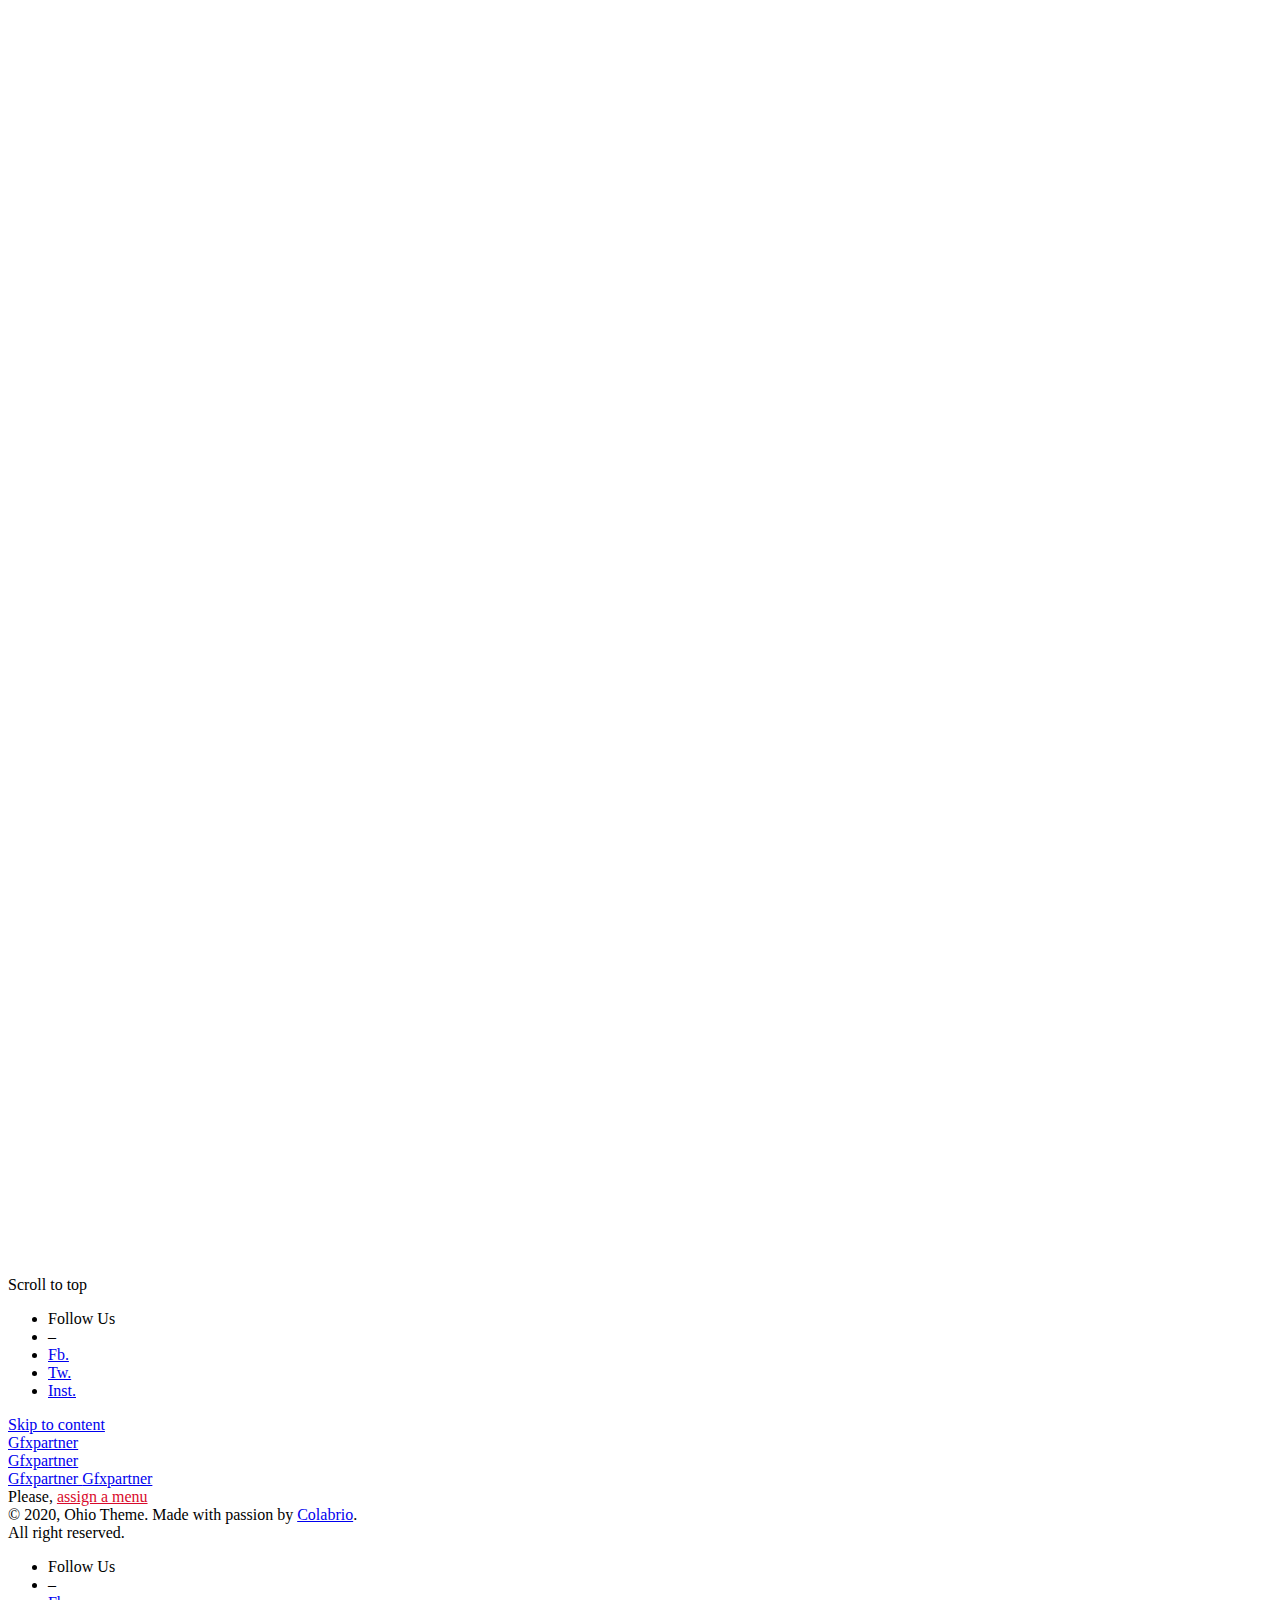
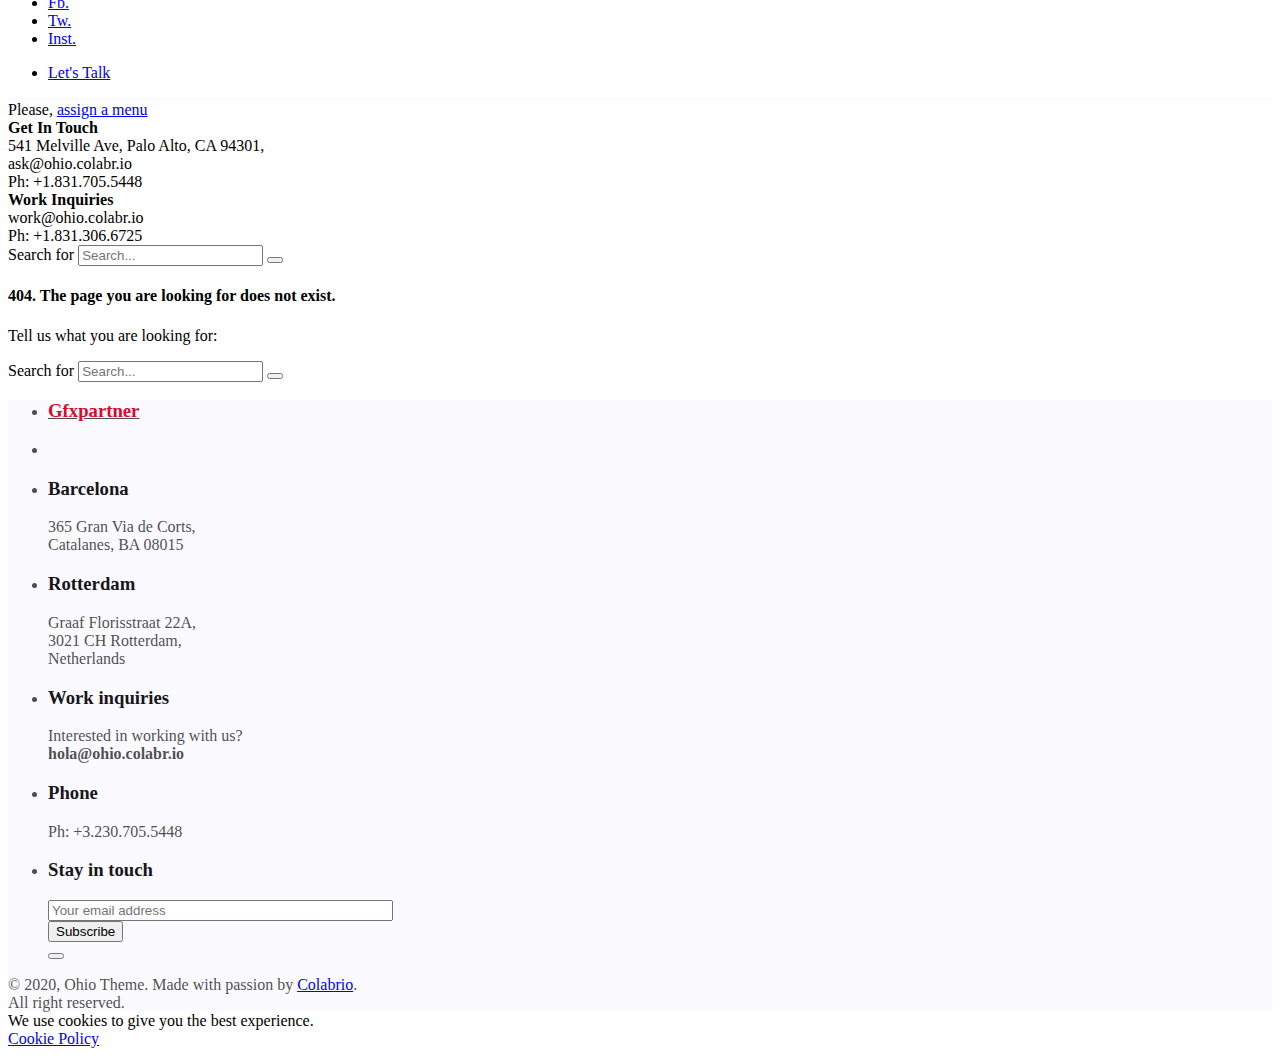
<file: contact-us.html>
<!DOCTYPE html>
<html lang="en-US">
<head>
	<meta charset="UTF-8">
	<meta name="viewport" content="width=device-width, initial-scale=1.0, maximum-scale=1, user-scalable=no">

	<title>Page not found &#8211; Gfxpartner</title>
<link rel='dns-prefetch' href='//s.w.org' />
<link rel="alternate" type="application/rss+xml" title="Gfxpartner &raquo; Feed" href="https://gfxpartner.com/feed/" />
<link rel="alternate" type="application/rss+xml" title="Gfxpartner &raquo; Comments Feed" href="https://gfxpartner.com/comments/feed/" />
		<script type="text/javascript">
			window._wpemojiSettings = {"baseUrl":"https:\/\/s.w.org\/images\/core\/emoji\/13.0.0\/72x72\/","ext":".png","svgUrl":"https:\/\/s.w.org\/images\/core\/emoji\/13.0.0\/svg\/","svgExt":".svg","source":{"concatemoji":"http:\/\/gfxpartner.com\/wp-includes\/js\/wp-emoji-release.min.js?ver=5.5.5"}};
			!function(e,a,t){var n,r,o,i=a.createElement("canvas"),p=i.getContext&&i.getContext("2d");function s(e,t){var a=String.fromCharCode;p.clearRect(0,0,i.width,i.height),p.fillText(a.apply(this,e),0,0);e=i.toDataURL();return p.clearRect(0,0,i.width,i.height),p.fillText(a.apply(this,t),0,0),e===i.toDataURL()}function c(e){var t=a.createElement("script");t.src=e,t.defer=t.type="text/javascript",a.getElementsByTagName("head")[0].appendChild(t)}for(o=Array("flag","emoji"),t.supports={everything:!0,everythingExceptFlag:!0},r=0;r<o.length;r++)t.supports[o[r]]=function(e){if(!p||!p.fillText)return!1;switch(p.textBaseline="top",p.font="600 32px Arial",e){case"flag":return s([127987,65039,8205,9895,65039],[127987,65039,8203,9895,65039])?!1:!s([55356,56826,55356,56819],[55356,56826,8203,55356,56819])&&!s([55356,57332,56128,56423,56128,56418,56128,56421,56128,56430,56128,56423,56128,56447],[55356,57332,8203,56128,56423,8203,56128,56418,8203,56128,56421,8203,56128,56430,8203,56128,56423,8203,56128,56447]);case"emoji":return!s([55357,56424,8205,55356,57212],[55357,56424,8203,55356,57212])}return!1}(o[r]),t.supports.everything=t.supports.everything&&t.supports[o[r]],"flag"!==o[r]&&(t.supports.everythingExceptFlag=t.supports.everythingExceptFlag&&t.supports[o[r]]);t.supports.everythingExceptFlag=t.supports.everythingExceptFlag&&!t.supports.flag,t.DOMReady=!1,t.readyCallback=function(){t.DOMReady=!0},t.supports.everything||(n=function(){t.readyCallback()},a.addEventListener?(a.addEventListener("DOMContentLoaded",n,!1),e.addEventListener("load",n,!1)):(e.attachEvent("onload",n),a.attachEvent("onreadystatechange",function(){"complete"===a.readyState&&t.readyCallback()})),(n=t.source||{}).concatemoji?c(n.concatemoji):n.wpemoji&&n.twemoji&&(c(n.twemoji),c(n.wpemoji)))}(window,document,window._wpemojiSettings);
		</script>
		<style type="text/css">
img.wp-smiley,
img.emoji {
	display: inline !important;
	border: none !important;
	box-shadow: none !important;
	height: 1em !important;
	width: 1em !important;
	margin: 0 .07em !important;
	vertical-align: -0.1em !important;
	background: none !important;
	padding: 0 !important;
}
</style>
	<link rel='stylesheet' id='sb_instagram_styles-css'  href='http://gfxpartner.com/wp-content/plugins/instagram-feed/css/sb-instagram-2-2.min.css?ver=2.4.6' type='text/css' media='all' />
<link rel='stylesheet' id='wp-block-library-css'  href='http://gfxpartner.com/wp-includes/css/dist/block-library/style.min.css?ver=5.5.5' type='text/css' media='all' />
<link rel='stylesheet' id='wp-block-library-theme-css'  href='http://gfxpartner.com/wp-includes/css/dist/block-library/theme.min.css?ver=5.5.5' type='text/css' media='all' />
<link rel='stylesheet' id='contact-form-7-css'  href='http://gfxpartner.com/wp-content/plugins/contact-form-7/includes/css/styles.css?ver=5.2.2' type='text/css' media='all' />
<link rel='stylesheet' id='rs-plugin-settings-css'  href='http://gfxpartner.com/wp-content/plugins/slider-revolution/public/assets/css/rs6.css?ver=6.2.23' type='text/css' media='all' />
<style id='rs-plugin-settings-inline-css' type='text/css'>
#rs-demo-id {}
</style>
<link rel='stylesheet' id='ohio-style-css'  href='http://gfxpartner.com/wp-content/themes/ohio/style.css?ver=1.0.1' type='text/css' media='all' />
<style id='ohio-style-inline-css' type='text/css'>
.site-header{border-bottom-style:solid;border-bottom-color:rgba(0,0,0,0.01) !important;}.site-header.header-fixed{border-bottom-style:solid;}.clb-page-headline::after{background-color:transparent;}.clb-subscribe-img{background-image:url('https://gfxpartner.com/wp-content/uploads/2019/11/oh__img9-768x768.jpg');background-size:cover;background-position:center center;background-repeat:no-repeat;}.site-footer{background-color:rgba(66,0,255,0.02);color:rgba(34,34,34,0.8);}.site-footer,.site-footer .widgets a,.site-footer .btn-flat{color:rgba(34,34,34,0.8);}.site-footer .widget-title{color:#17161a;}body{}{}h1,h2,h3,h4,h5,h6,.box-count,.font-titles,.fullscreen-nav .menu-link,.clb-hamburger-nav .menu .nav-item a,.site-header.mobile-header .main-nav .nav-item,.btn, .button, a.button, input[type="submit"], a.btn-link,.widget_shopping_cart_content .mini-cart-description .mini-cart-item-title > a,.woo-c_product_name > a:not(.woo-c_product_category),.socialbar.inline a,.vc_row .vc-bg-side-text,.counter-box-count{}.countdown-box .box-time .box-count,.chart-box-pie-content{}.countdown-box .box-time .box-count,.chart-box-pie-content{}.countdown-box .box-time .box-count,.chart-box-pie-content{}.portfolio-item-2 h4{}p.subtitle,.subtitle-font,.heading .subtitle,a.category{}span.category > a,div.category > a{}.contact-form.classic input::-webkit-input-placeholder,.contact-form.classic textarea::-webkit-input-placeholder,input.classic::-webkit-input-placeholder,input.classic::-moz-placeholder{}.contact-form.classic input::-moz-placeholder,.contact-form.classic textarea::-moz-placeholder{}input.classic:-ms-input-placeholder,.contact-form.classic input:-ms-input-placeholder,.contact-form.classic textarea:-ms-input-placeholder{}.brand-color,.brand-color-i,.brand-color-hover-i:hover,.brand-color-hover:hover,.has-brand-color-color,.is-style-outline .has-brand-color-color,a:hover,.blog-grid:hover h3 a,.portfolio-item.grid-2:hover h4.title,.fullscreen-nav li a:hover,.socialbar.inline a:hover,.gallery .expand .ion:hover,.close .ion:hover,.accordionItem_title:hover,.tab .tabNav_link:hover,.widget .socialbar a:hover,.social-bar .socialbar a:hover,.share-bar .links a:hover,.widget_shopping_cart_content .buttons a.button:first-child:hover,span.page-numbers.current,a.page-numbers:hover,.main-nav .nav-item.active-main-item > .menu-link,.comment-content a,.page-headline .subtitle b:before,nav.pagination li .page-numbers.active,#mega-menu-wrap > ul .sub-menu > li > a:hover,#mega-menu-wrap > ul .sub-sub-menu > li > a:hover,#mega-menu-wrap > ul > .current-menu-ancestor > a,#mega-menu-wrap > ul .sub-menu:not(.sub-menu-wide) .current-menu-ancestor > a,#mega-menu-wrap > ul .current-menu-item > a,#fullscreen-mega-menu-wrap > ul .current-menu-ancestor > a,#fullscreen-mega-menu-wrap > ul .current-menu-item > a,.woocommerce .woo-my-nav li.is-active a,.portfolio-sorting li a.active,.widget_nav_menu .current-menu-item > a,.widget_pages .current-menu-item > a,.portfolio-item-fullscreen .portfolio-details-date:before,.btn.btn-link:hover,.blog-grid-content .category-holder:after,.clb-page-headline .post-meta-estimate:before,.comments-area .comment-date-and-time:after,.post .entry-content a:not(.wp-block-button__link),.project-page-content .date:before,.pagination li .btn.active,.pagination li .btn.current,.pagination li .page-numbers.active,.pagination li .page-numbers.current,.category-holder:after,.clb-hamburger-nav .menu .nav-item:hover > a.menu-link .ion,.clb-hamburger-nav .menu .nav-item .visible > a.menu-link .ion,.clb-hamburger-nav .menu .nav-item.active > a.menu-link .ion,.clb-hamburger-nav .menu .sub-nav-item:hover > a.menu-link .ion,.clb-hamburger-nav .menu .sub-nav-item .visible > a.menu-link .ion,.clb-hamburger-nav .menu .sub-nav-item.active > a.menu-link .ion,.widgets a,.widgets a *:not(.fab),.pricing:hover .pricing_price_title,.btn-link:focus, a.btn-link:focus,.btn-link:active, a.btn-link:active,.pricing_list_item .ion{color:#d90a2c;}.brand-border-color,.brand-border-color-hover,.has-brand-color-background-color,.is-style-outline .has-brand-color-color,.wp-block-button__link:hover,.custom-cursor .circle-cursor--outer,.btn-brand, .btn:not(.btn-link):hover,.btn-brand:active, .btn:not(.btn-link):active,.btn-brand:focus, .btn:not(.btn-link):focus,a.button:hover,button.button:hover,.pricing:hover .btn.btn-brand{border-color:#d90a2c;}.brand-bg-color,.brand-bg-color-after,.brand-bg-color-before,.brand-bg-color-hover,.brand-bg-color-i,.brand-bg-color-hover-i,.btn-brand:not(.btn-outline),.has-brand-color-background-color,a.brand-bg-color,.wp-block-button__link:hover,.widget_price_filter .ui-slider-range,.widget_price_filter .ui-slider-handle:after,.main-nav .nav-item:before,.main-nav .nav-item.current-menu-item:before,.widget_calendar caption,.tag:hover,.page-headline .tags .tag,.radio input:checked + .input:after,.menu-list-details .tag,.custom-cursor .circle-cursor--inner,.custom-cursor .circle-cursor--inner.cursor-link-hover,.btn-round:before,.btn:not(.btn-link):hover,.btn:not(.btn-link):active,.btn:not(.btn-link):focus,button.button:not(.btn-link):hover,a.button:not(.btn-link):hover,.btn.btn-flat:hover,.btn.btn-flat:focus,.btn.btn-outline:hover,nav.pagination li .btn.active:hover,.tag:not(body):hover,.tag-cloud-link:hover,.pricing_price_time:hover,.pricing:hover .btn.btn-brand{background-color:#d90a2c;}.comments-container {background-color: rgba(66,0,255,0.035);}.comments-container {background-color: rgba(66,0,255,0.035);} @media screen and (min-width:1025px){.site-header .site-branding .logo img, .site-header .site-branding .mobile-logo img, .site-header .site-branding .fixed-mobile-logo img, .site-header .site-branding .for-onepage img{max-height:globalpx;}} @media screen and (min-width:769px) and (max-width:1024px){} @media screen and (max-width:768px){}
</style>
<script type='text/javascript' src='http://gfxpartner.com/wp-includes/js/jquery/jquery.js?ver=1.12.4-wp' id='jquery-core-js'></script>
<script type='text/javascript' src='http://gfxpartner.com/wp-content/plugins/slider-revolution/public/assets/js/rbtools.min.js?ver=6.2.23' id='tp-tools-js'></script>
<script type='text/javascript' src='http://gfxpartner.com/wp-content/plugins/slider-revolution/public/assets/js/rs6.min.js?ver=6.2.23' id='revmin-js'></script>
<link rel="EditURI" type="application/rsd+xml" title="RSD" href="https://gfxpartner.com/xmlrpc.php?rsd" />
<link rel="wlwmanifest" type="application/wlwmanifest+xml" href="http://gfxpartner.com/wp-includes/wlwmanifest.xml" /> 
<meta name="generator" content="WordPress 5.5.5" />
<style type="text/css">.recentcomments a{display:inline !important;padding:0 !important;margin:0 !important;}</style><meta name="generator" content="Powered by WPBakery Page Builder - drag and drop page builder for WordPress."/>
<meta name="generator" content="Powered by Slider Revolution 6.2.23 - responsive, Mobile-Friendly Slider Plugin for WordPress with comfortable drag and drop interface." />
<script type="text/javascript">function setREVStartSize(e){
			//window.requestAnimationFrame(function() {				 
				window.RSIW = window.RSIW===undefined ? window.innerWidth : window.RSIW;	
				window.RSIH = window.RSIH===undefined ? window.innerHeight : window.RSIH;	
				try {								
					var pw = document.getElementById(e.c).parentNode.offsetWidth,
						newh;
					pw = pw===0 || isNaN(pw) ? window.RSIW : pw;
					e.tabw = e.tabw===undefined ? 0 : parseInt(e.tabw);
					e.thumbw = e.thumbw===undefined ? 0 : parseInt(e.thumbw);
					e.tabh = e.tabh===undefined ? 0 : parseInt(e.tabh);
					e.thumbh = e.thumbh===undefined ? 0 : parseInt(e.thumbh);
					e.tabhide = e.tabhide===undefined ? 0 : parseInt(e.tabhide);
					e.thumbhide = e.thumbhide===undefined ? 0 : parseInt(e.thumbhide);
					e.mh = e.mh===undefined || e.mh=="" || e.mh==="auto" ? 0 : parseInt(e.mh,0);		
					if(e.layout==="fullscreen" || e.l==="fullscreen") 						
						newh = Math.max(e.mh,window.RSIH);					
					else{					
						e.gw = Array.isArray(e.gw) ? e.gw : [e.gw];
						for (var i in e.rl) if (e.gw[i]===undefined || e.gw[i]===0) e.gw[i] = e.gw[i-1];					
						e.gh = e.el===undefined || e.el==="" || (Array.isArray(e.el) && e.el.length==0)? e.gh : e.el;
						e.gh = Array.isArray(e.gh) ? e.gh : [e.gh];
						for (var i in e.rl) if (e.gh[i]===undefined || e.gh[i]===0) e.gh[i] = e.gh[i-1];
											
						var nl = new Array(e.rl.length),
							ix = 0,						
							sl;					
						e.tabw = e.tabhide>=pw ? 0 : e.tabw;
						e.thumbw = e.thumbhide>=pw ? 0 : e.thumbw;
						e.tabh = e.tabhide>=pw ? 0 : e.tabh;
						e.thumbh = e.thumbhide>=pw ? 0 : e.thumbh;					
						for (var i in e.rl) nl[i] = e.rl[i]<window.RSIW ? 0 : e.rl[i];
						sl = nl[0];									
						for (var i in nl) if (sl>nl[i] && nl[i]>0) { sl = nl[i]; ix=i;}															
						var m = pw>(e.gw[ix]+e.tabw+e.thumbw) ? 1 : (pw-(e.tabw+e.thumbw)) / (e.gw[ix]);					
						newh =  (e.gh[ix] * m) + (e.tabh + e.thumbh);
					}				
					if(window.rs_init_css===undefined) window.rs_init_css = document.head.appendChild(document.createElement("style"));					
					document.getElementById(e.c).height = newh+"px";
					window.rs_init_css.innerHTML += "#"+e.c+"_wrapper { height: "+newh+"px }";				
				} catch(e){
					console.log("Failure at Presize of Slider:" + e)
				}					   
			//});
		  };</script>
<noscript><style> .wpb_animate_when_almost_visible { opacity: 1; }</style></noscript></head>
<body class="error404 wp-embed-responsive hfeed ohio-theme-1-0-0 with-header-3 with-spacer custom-cursor wpb-js-composer js-comp-ver-6.4.0 vc_responsive">
	
<div class="page-preloader hide" id="page-preloader">
		<svg class="spinner" viewBox="0 0 50 50">
  							<circle class="path" cx="25" cy="25" r="20" fill="none" stroke-width="4"></circle>
						</svg></div>	     

	<a class="clb-scroll-top vc_hidden-xs" id="clb-scroll-top">
	<div class="clb-scroll-top-bar">
		<div class="scroll-track"></div>
	</div>
	<div class="clb-scroll-top-holder font-titles">
		Scroll to top	</div>
</a>	
    <div class="clb-social">
        <ul class="clb-social-holder font-titles "> 
            <li class="clb-social-holder-follow">Follow Us</li>
            <li class="clb-social-holder-dash">&ndash;</li>
                                                    <li><a target="_blank" href=" https://www.facebook.com/colabrio/" class="facebook">Fb.</a></li>
                                                                            <li><a target="_blank" href=" https://www.facebook.com/colabrio/" class="twitter">Tw.</a></li>
                                                                            <li><a target="_blank" href=" https://www.facebook.com/colabrio/" class="instagram">Inst.</a></li>
                                            </ul>
    </div>
	<div class="circle-cursor circle-cursor--outer"></div>
	<div class="circle-cursor circle-cursor--inner"></div>
	<div id="page" class="site">
		<a class="skip-link screen-reader-text" href="#main">Skip to content</a>
		
		

		
<header id="masthead" class="site-header header-3 both-types"
 data-header-fixed="true" data-fixed-initial-offset="150">
	<div class="header-wrap">
		<div class="header-wrap-inner">
			<div class="left-part">
									<div class="desktop-hamburger">
						
<!-- Fullscreen -->
<div class="clb-hamburger btn-round btn-round-light dark-mode-reset" tabindex="1">
	<i class="ion">
		<a href="#" class="clb-hamburger-holder" aria-controls="site-navigation" aria-expanded="false">
			<span class="_shape"></span>
			<span class="_shape"></span>
		</a>	
	</i>
</div>					</div>
													<div class="mobile-hamburger">
						
<!-- Fullscreen -->
<div class="clb-hamburger btn-round btn-round-light dark-mode-reset" tabindex="1">
	<i class="ion">
		<a href="#" class="clb-hamburger-holder" aria-controls="site-navigation" aria-expanded="false">
			<span class="_shape"></span>
			<span class="_shape"></span>
		</a>	
	</i>
</div>					</div>
				
	        	
<div class="site-branding">
	<a class="site-title font-titles" href="https://gfxpartner.com/" rel="home">
		<div class="logo">
							Gfxpartner					</div>
		<div class="fixed-logo">
							Gfxpartner					</div>
						<div class="for-onepage">
			<span class="dark hidden">
									Gfxpartner							</span>
			<span class="light hidden">
									Gfxpartner							</span>
		</div>
	</a>
</div>	
			</div>

	        <div class="right-part right">
	            
<nav id="site-navigation" class="main-nav with-counters">

    <!-- Mobile overlay -->
    <div class="mbl-overlay menu-mbl-overlay">
        <div class="mbl-overlay-bg"></div>

        <!-- Close bar -->
        <div class="close-bar text-left">
            <div class="btn-round btn-round-light clb-close" tabindex="0">
                <i class="ion ion-md-close"></i>
            </div>

            <!-- Search -->
            
	<a class="search-global btn-round btn-round-light fixed btn-round-light" tabindex="1" data-nav-search="true">
		<i class="icon ion ion-md-search brand-color-hover-i"></i>
	</a>
        </div>
        <div class="mbl-overlay-container">

            <!-- Navigation -->
            <div id="mega-menu-wrap" class="main-nav-container">

                <span class="menu-blank">Please, <a class="brand-color" target="_blank" href="https://gfxpartner.com/wp-admin/nav-menus.php"> assign a menu </a></span>            </div>

            <!-- Copyright -->
            <div class="copyright">
                © 2020, Ohio Theme. Made with passion by <a href="http://clbthemes.com" target="_blank">Colabrio</a>.                <br>
                All right reserved.            </div>
            
            
            
            <!-- Social links -->
                    </div>

        <!-- Mobile social icons -->
        
    <div class="clb-social">
        <ul class="clb-social-holder font-titles "> 
            <li class="clb-social-holder-follow">Follow Us</li>
            <li class="clb-social-holder-dash">&ndash;</li>
                                                    <li><a target="_blank" href=" https://www.facebook.com/colabrio/" class="facebook">Fb.</a></li>
                                                                            <li><a target="_blank" href=" https://www.facebook.com/colabrio/" class="twitter">Tw.</a></li>
                                                                            <li><a target="_blank" href=" https://www.facebook.com/colabrio/" class="instagram">Inst.</a></li>
                                            </ul>
    </div>
    </div>
</nav>
	            
	            

<ul class="menu-optional">
	<li class="btn-optional-holder">
			<a href="/contact-us-ver4/" class="btn btn-small btn-optional">
		Let&#039;s Talk	</a>
	</li>
		</ul>
	            
								
	            <div class="close-menu"></div>
	        </div>
	    </div>
	</div>
</header>


<div class="clb-popup clb-hamburger-nav">
    <div class="close-bar text-left">
        <div class="btn-round clb-close" tabindex="0">
            <i class="ion ion-md-close"></i>
        </div>
    </div>
    <div class="clb-hamburger-nav-holder">
        <span class="menu-blank">Please, <a target="_blank" href="https://gfxpartner.com/wp-admin/nav-menus.php">assign a menu</a></span>    </div>
    <div class="clb-hamburger-nav-details">
                    <div class="hamburger-nav-info">
                                    <div class="hamburger-nav-info-item">
                        <b>Get In Touch</b><br> 541 Melville Ave, Palo Alto, CA 94301,<br> ask@ohio.colabr.io<br> Ph: +1.831.705.5448                    </div>
                                    <div class="hamburger-nav-info-item">
                        <b>Work Inquiries</b><br> work@ohio.colabr.io<br> Ph: +1.831.306.6725                    </div>
                  
            </div>
                <div class="hamburger-nav-info">
                            <div class="hamburger-nav-info-item">
                    <div class="socialbar small outline inverse">
                        <a href="https://www.facebook.com/colabrio/" class="facebook"><i class="fab fa-facebook-f"></i></a><a href="https://www.facebook.com/colabrio/" class="twitter"><i class="fab fa-twitter"></i></a><a href="https://www.facebook.com/colabrio/" class="instagram"><i class="fab fa-instagram"></i></a>                    </div>
                </div>
                        
                    </div>
    </div>
</div>
				<div class="clb-popup clb-search-popup">
			<div class="close-bar">
				<div class="btn-round clb-close" tabindex="0">
					<i class="ion ion-md-close"></i>
				</div>
			</div>
            <div class="search-holder">
	            <form role="search" class="search search-form" action="https://gfxpartner.com/" method="GET">
	<label>
		<span class="screen-reader-text">Search for</span>
		<input autocomplete="off" type="text" class="search-field" name="s" placeholder="Search..." value="">
	</label>
	<button type="submit" class="search search-submit">
		<i class="ion ion-md-search"></i>
	</button>
</form>            </div>
		</div>
		
		
		<div id="content" class="site-content" data-mobile-menu-resolution="768">
						<div class="header-cap header-2"></div>
			
<div class="clb-blank">
	<div class="clb-blank-image">
		<i class="ion ion-md-copy"></i>
	</div>
	<h4 class="clb-blank-headline">
		404. The page you are looking for does not exist.	</h4>
	<p class="clb-blank-details">
		Tell us what you are looking for:
	</p>
	<div class="clb-blank-search">
		<form role="search" class="search search-form" action="https://gfxpartner.com/" method="GET">
	<label>
		<span class="screen-reader-text">Search for</span>
		<input autocomplete="off" type="text" class="search-field" name="s" placeholder="Search..." value="">
	</label>
	<button type="submit" class="search search-submit">
		<i class="ion ion-md-search"></i>
	</button>
</form>	
	</div>
</div>

		</div>
		<footer id="colophon" class="site-footer clb__light_section">
		<div class="page-container">
		<div class="widgets vc_row">
							<div class="vc_col-lg-3 vc_col-sm-6 widgets-column">
					<ul><li id="ohio_widget_logo-1" class="widget widget_ohio_widget_logo">				<div class="theme-logo ">
					<a href="https://gfxpartner.com/">
											<h3 class="title text-left">Gfxpartner</h3>
										</a>
				</div>
			</li>
<li id="custom_html-2" class="widget_text widget widget_custom_html"><div class="textwidget custom-html-widget"></div></li>
</ul>
				</div>
			
							<div class="vc_col-lg-3 vc_col-sm-6 widgets-column">
					<ul><li id="custom_html-3" class="widget_text widget widget_custom_html"><h3 class="title widget-title">Barcelona</h3><div class="textwidget custom-html-widget">365 Gran Via de Corts,
<br class="vc_hidden-xs">
Catalanes, BA 08015</div></li>
<li id="custom_html-4" class="widget_text widget widget_custom_html"><h3 class="title widget-title">Rotterdam</h3><div class="textwidget custom-html-widget">Graaf Florisstraat 22A,<br class="vc_hidden-xs">
3021 CH Rotterdam,<br class="vc_hidden-xs">
Netherlands</div></li>
</ul>
				</div>
			
							<div class="vc_col-lg-3 vc_col-sm-6 widgets-column">
					<ul><li id="custom_html-5" class="widget_text widget widget_custom_html"><h3 class="title widget-title">Work inquiries</h3><div class="textwidget custom-html-widget">Interested in working with us?<br class="vc_hidden-xs">
<b>hola@ohio.colabr.io</b></div></li>
<li id="custom_html-6" class="widget_text widget widget_custom_html"><h3 class="title widget-title">Phone</h3><div class="textwidget custom-html-widget">Ph: +3.230.705.5448</div></li>
</ul>
				</div>
			
							<div class="vc_col-lg-3 vc_col-sm-6 widgets-column">
					<ul><li id="ohio_widget_subscribe-1" class="widget widget_ohio_widget_subscribe"><h3 class="title widget-title">Stay in touch</h3>
		<div class="subscribe-widget contact-form">

			
			
							<div role="form" class="wpcf7" id="wpcf7-f28-o1" lang="en-US" dir="ltr">
<div class="screen-reader-response" role="alert" aria-live="polite"></div>
<form action="/Crypten/assets/dark/contact-us.html#wpcf7-f28-o1" method="post" class="wpcf7-form init mailchimp-ext-0.5.39" novalidate="novalidate">
<div style="display: none;">
<input type="hidden" name="_wpcf7" value="28" />
<input type="hidden" name="_wpcf7_version" value="5.2.2" />
<input type="hidden" name="_wpcf7_locale" value="en_US" />
<input type="hidden" name="_wpcf7_unit_tag" value="wpcf7-f28-o1" />
<input type="hidden" name="_wpcf7_container_post" value="0" />
<input type="hidden" name="_wpcf7_posted_data_hash" value="" />
</div>
<div class="subscribe-form">
   <span class="wpcf7-form-control-wrap your-email"><input type="email" name="your-email" value="" size="40" class="wpcf7-form-control wpcf7-text wpcf7-email wpcf7-validates-as-required wpcf7-validates-as-email" aria-required="true" aria-invalid="false" placeholder="Your email address" /></span><br />
   <input type="submit" value="Subscribe" class="wpcf7-form-control wpcf7-submit" />
</div>
<div class="wpcf7-response-output" role="alert" aria-hidden="true"></div><p style="display: none !important"><span class="wpcf7-form-control-wrap referer-page"><input type="hidden" name="referer-page" value="http://gfxpartner.com/Crypten/assets/dark/index.html" data-value="http://gfxpartner.com/Crypten/assets/dark/index.html" class="wpcf7-form-control wpcf7-text referer-page" aria-invalid="false"></span></p>
<!-- Chimpmail extension by Renzo Johnson --></form></div>                <div class="hidden" data-contact-btn="true">
                    <button class="btn btn-flat">
                        <span class="btn-load"></span>
                        <span class="text"></span>
                    </button>
                </div>
			
		</div>

	   </li>
</ul>
				</div>
					</div>
	</div>
				<div class="site-info ">
			<div class="page-container">
				<div class="vc_row">
					<div class="vc_col-md-12">
						<div class="site-info-holder">
															<div class="left">
									© 2020, Ohio Theme. Made with passion by <a href="http://clbthemes.com" target="_blank">Colabrio</a>.								</div>
								<div class="right">
									All right reserved.								</div>
													</div>
					</div>
				</div>
			</div>
		</div>
	</footer>
	</div>

	<div class="page-container">
	<div class="notification-bar active">
		<div class="notification">
			<div class="notification-text" >
				We use cookies to give you the best experience.
									<div class="notification-link">
						<a href="#">
							Cookie Policy						</a>
					</div>
							</div>

					</div>
		
		<div class="btn-round btn-round-small btn-round-light clb-close clb-notification-close dark-mode-reset" tabindex="0">
            <i class="ion ion-md-close"></i>
        </div>
	</div>
</div>

	
	
	<div class="clb-popup container-loading custom-popup">
		<div class="close-bar">
			<div class="btn-round clb-close" tabindex="0">
				<i class="ion ion-md-close"></i>
			</div>
		</div>
		<div class="clb-popup-holder">
			
		</div>
	</div>

	
			
	<a class="search-global btn-round btn-round-light fixed btn-round-light" tabindex="1" data-nav-search="true">
		<i class="icon ion ion-md-search brand-color-hover-i"></i>
	</a>
	
	<style type="text/css"></style><!-- Instagram Feed JS -->
<script type="text/javascript">
var sbiajaxurl = "https://gfxpartner.com/wp-admin/admin-ajax.php";
</script>
<link rel='stylesheet' id='ionicons-css'  href='http://gfxpartner.com/wp-content/themes/ohio/assets/fonts/ionicons/css/ionicons.min.css?ver=5.5.5' type='text/css' media='all' />
<link rel='stylesheet' id='fontawesome-font-css'  href='http://gfxpartner.com/wp-content/themes/ohio/assets/fonts/fa/css/fontawesome.min.css?ver=5.5.5' type='text/css' media='all' />
<script type='text/javascript' id='contact-form-7-js-extra'>
/* <![CDATA[ */
var wpcf7 = {"apiSettings":{"root":"https:\/\/gfxpartner.com\/wp-json\/contact-form-7\/v1","namespace":"contact-form-7\/v1"}};
/* ]]> */
</script>
<script type='text/javascript' src='http://gfxpartner.com/wp-content/plugins/contact-form-7/includes/js/scripts.js?ver=5.2.2' id='contact-form-7-js'></script>
<script type='text/javascript' src='http://gfxpartner.com/wp-includes/js/wp-embed.min.js?ver=5.5.5' id='wp-embed-js'></script>
<script type='text/javascript' src='http://gfxpartner.com/wp-includes/js/imagesloaded.min.js?ver=4.1.4' id='imagesloaded-js'></script>
<script type='text/javascript' src='http://gfxpartner.com/wp-includes/js/masonry.min.js?ver=4.2.2' id='masonry-js'></script>
<script type='text/javascript' src='http://gfxpartner.com/wp-includes/js/jquery/jquery.masonry.min.js?ver=3.1.2b' id='jquery-masonry-js'></script>
<script type='text/javascript' src='http://gfxpartner.com/wp-content/themes/ohio/assets/js/libs/jquery.clb-slider.js?ver=5.5.5' id='ohio-slider-js'></script>
<script type='text/javascript' src='http://gfxpartner.com/wp-content/themes/ohio/assets/js/libs/jquery.mega-menu.min.js?ver=5.5.5' id='jquery-mega-menu-js'></script>
<script type='text/javascript' id='ohio-main-js-extra'>
/* <![CDATA[ */
var ohioVariables = {"url":"https:\/\/gfxpartner.com\/wp-admin\/admin-ajax.php","view_cart":"View Cart","add_to_cart_message":"has been added to the cart","subscribe_popup_enable":"1","subscribe_popup_type":"time","subscribe_popup_var":"5","notification_enable":"1","notification_expires":"1"};
/* ]]> */
</script>
<script type='text/javascript' src='http://gfxpartner.com/wp-content/themes/ohio/assets/js/main.js?ver=5.5.5' id='ohio-main-js'></script>
	</body>
</html>
</file>
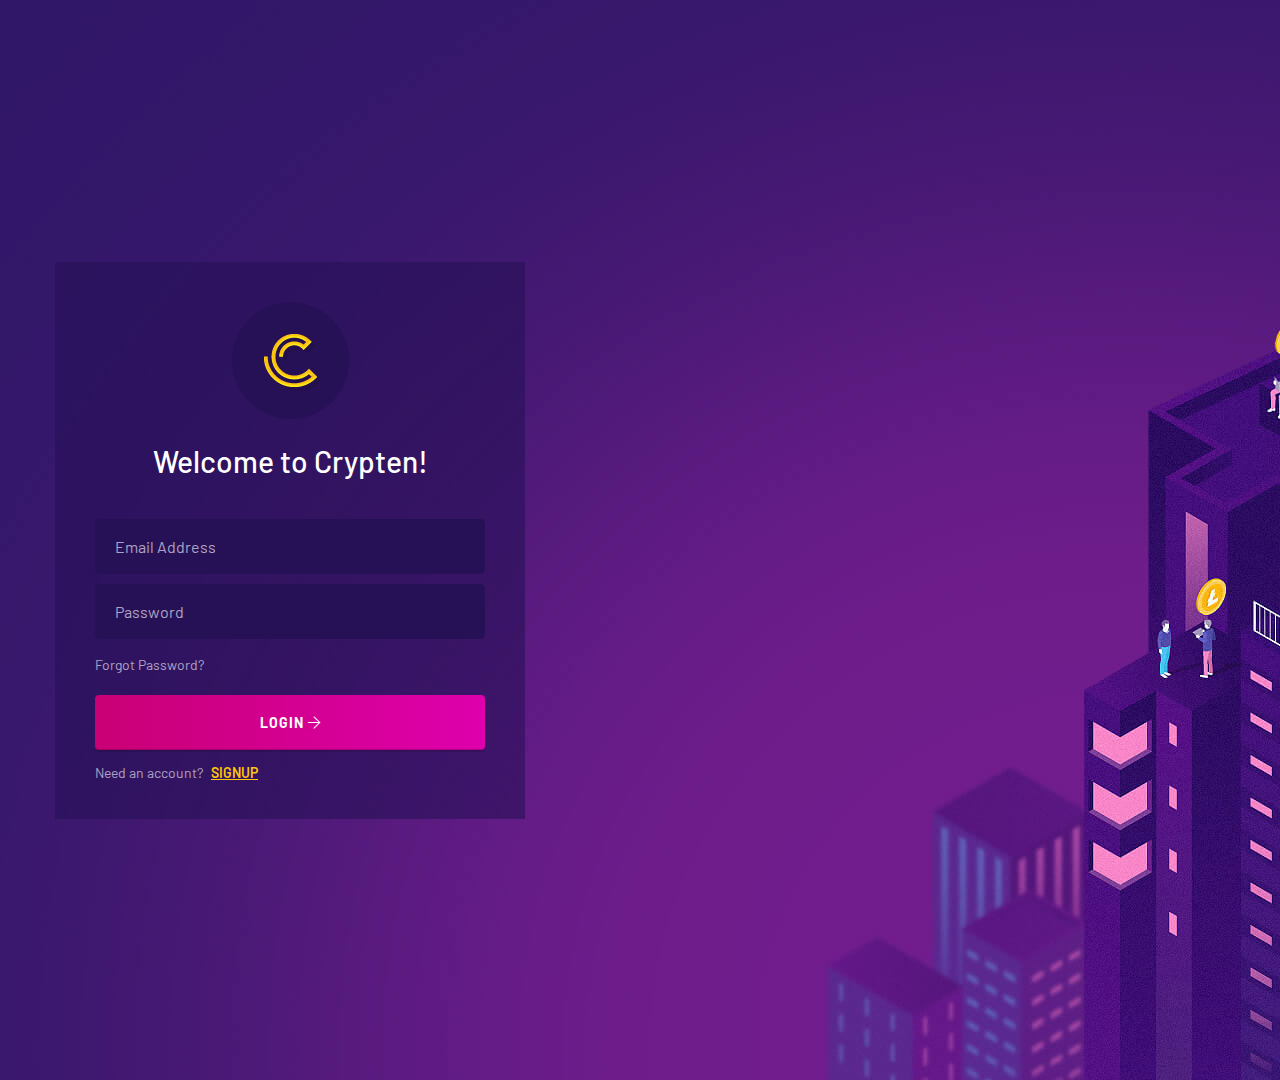
<file: login.html>
<!doctype html>
<html lang="en">


<!-- Mirrored from gfxpartner.com/Crypten/assets/dark/login.html by HTTrack Website Copier/3.x [XR&CO'2014], Wed, 02 Jun 2021 23:01:44 GMT -->
<head>
   
    <!--====== Required meta tags ======-->
    <meta charset="utf-8">
    <meta http-equiv="x-ua-compatible" content="ie=edge">
    <meta name="description" content="">
    <meta name="viewport" content="width=device-width, initial-scale=1, shrink-to-fit=no">
    
    <!--====== Title ======-->
    <title>Crypten – Cryptocurrency & ICO HTML Template</title>
    
    <!--====== Favicon Icon ======-->
    <link rel="shortcut icon" href="assets/images/favicon.ico" type="image/png">

    <!--====== Bootstrap css ======-->
    <link rel="stylesheet" href="assets/css/bootstrap.min.css">
    
    <!--====== Fontawesome css ======-->
    <link rel="stylesheet" href="assets/css/all.css">
    
    <!--====== nice select css ======-->
    <link rel="stylesheet" href="assets/css/nice-select.css">
    
    <!--====== Slick css ======-->
    <link rel="stylesheet" href="assets/css/slick.css">

    <!--====== Swiper css ======-->
    <link rel="stylesheet" href="assets/css/swiper.min.css">
    
    <!--====== Default css ======-->
    <link rel="stylesheet" href="assets/css/default.css">
    
    <!--====== Style css ======-->
    <link rel="stylesheet" href="assets/css/style.css">
  
  
</head>

<body>
   
    <!--====== ERROR PART START ======-->
    
    <section class="error-area bg_cover" style="background-image: url(assets/images/login-bg.jpg);">
        <div class="container">
            <div class="row">
                <div class="col-lg-5 col-md-8">
                    <div class="login-box">
                        <div class="login-title text-center">
                            <img src="assets/images/logo-2.png" alt="logo">
                            <h3 class="title">Welcome to Crypten!</h3>
                        </div>
                        <div class="login-input">
                            <form action="#">
                                <div class="input-box mt-10">
                                    <input type="email" placeholder="Email Address">
                                </div>
                                <div class="input-box mt-10">
                                    <input type="password" placeholder="Password">
                                    <a href="#">Forgot Password?</a>
                                </div>
                                <div class="input-btn mt-10">
                                    <button class="main-btn" type="submit">login  <i class="fal fa-arrow-right"></i></button>
                                    <span>Need an account? <a href="singup.html">Signup</a></span>
                                </div>
                            </form>
                        </div>
                    </div>
                </div>
            </div>
        </div>
    </section>
    
    <!--====== ERROR PART ENDS ======-->
    
    
    <!--====== jquery js ======-->
    <script src="assets/js/vendor/modernizr-3.6.0.min.js"></script>
    <script src="assets/js/vendor/jquery-1.12.4.min.js"></script>

    <!--====== Bootstrap js ======-->
    <script src="assets/js/bootstrap.min.js"></script>
    <script src="assets/js/popper.min.js"></script>
    
    <!--====== Slick js ======-->
    <script src="assets/js/slick.min.js"></script>

    <!--====== Swiper js ======-->
    <script src="assets/js/swiper.min.js"></script>
    
    <!--====== nice select js ======-->
    <script src="assets/js/jquery.nice-select.min.js"></script>
    
    <!--====== circle progress js ======-->
    <script src="assets/js/circle-progress.min.js"></script>
    
    <!--====== Images Loaded js ======-->
    <script src="assets/js/jquery.syotimer.min.js"></script>
    
    <!--====== Main js ======-->
    <script src="assets/js/main.js"></script>

</body>


<!-- Mirrored from gfxpartner.com/Crypten/assets/dark/login.html by HTTrack Website Copier/3.x [XR&CO'2014], Wed, 02 Jun 2021 23:01:46 GMT -->
</html>
</file>
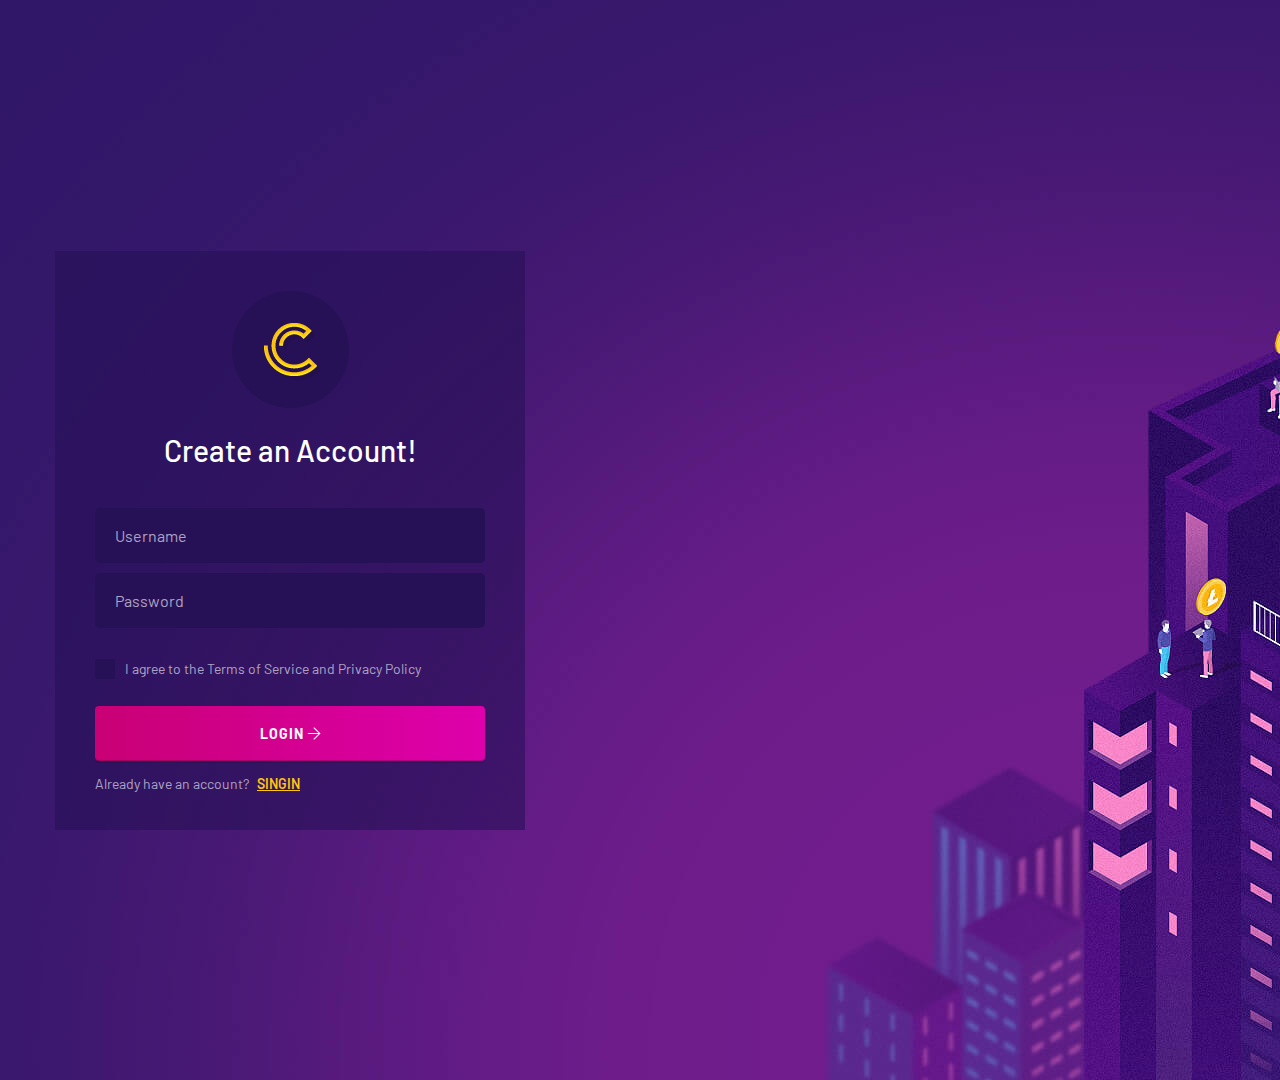
<file: singup.html>
<!doctype html>
<html lang="en">


<!-- Mirrored from gfxpartner.com/Crypten/assets/dark/singup.html by HTTrack Website Copier/3.x [XR&CO'2014], Wed, 02 Jun 2021 23:01:46 GMT -->
<head>
   
    <!--====== Required meta tags ======-->
    <meta charset="utf-8">
    <meta http-equiv="x-ua-compatible" content="ie=edge">
    <meta name="description" content="">
    <meta name="viewport" content="width=device-width, initial-scale=1, shrink-to-fit=no">
    
    <!--====== Title ======-->
    <title>Crypten – Cryptocurrency & ICO HTML Template</title>
    
    <!--====== Favicon Icon ======-->
    <link rel="shortcut icon" href="assets/images/favicon.ico" type="image/png">

    <!--====== Bootstrap css ======-->
    <link rel="stylesheet" href="assets/css/bootstrap.min.css">
    
    <!--====== Fontawesome css ======-->
    <link rel="stylesheet" href="assets/css/all.css">
    
    <!--====== nice select css ======-->
    <link rel="stylesheet" href="assets/css/nice-select.css">
    
    <!--====== Slick css ======-->
    <link rel="stylesheet" href="assets/css/slick.css">

    <!--====== Swiper css ======-->
    <link rel="stylesheet" href="assets/css/swiper.min.css">
    
    <!--====== Default css ======-->
    <link rel="stylesheet" href="assets/css/default.css">
    
    <!--====== Style css ======-->
    <link rel="stylesheet" href="assets/css/style.css">
  
  
</head>

<body>
   
    <!--====== ERROR PART START ======-->
    
    <section class="error-area bg_cover" style="background-image: url(assets/images/login-bg.jpg);">
        <div class="container">
            <div class="row">
                <div class="col-lg-5 col-md-8">
                    <div class="login-box">
                        <div class="login-title text-center">
                            <img src="assets/images/logo-2.png" alt="logo">
                            <h3 class="title">Create an Account!</h3>
                        </div>
                        <div class="login-input">
                            <form action="#">
                                <div class="input-box mt-10">
                                    <input type="text" placeholder="Username">
                                </div>
                                <div class="input-box mt-10">
                                    <input type="password" placeholder="Password">
                                    <ul class="checkbox_common checkbox_style5">
                                        <li>
                                            <input type="checkbox" name="checkbox5" id="checkbox13">
                                            <label for="checkbox13"><span></span>I agree to the Terms of Service and Privacy Policy</label>
                                        </li>
                                    </ul>
                                </div>
                                <div class="input-btn mt-10">
                                    <button class="main-btn" type="submit">login  <i class="fal fa-arrow-right"></i></button>
                                    <span>Already have an account? <a href="login.html">Singin</a></span>
                                </div>
                            </form>
                        </div>
                    </div>
                </div>
            </div>
        </div>
    </section>
    
    <!--====== ERROR PART ENDS ======-->
    
    
    <!--====== jquery js ======-->
    <script src="assets/js/vendor/modernizr-3.6.0.min.js"></script>
    <script src="assets/js/vendor/jquery-1.12.4.min.js"></script>

    <!--====== Bootstrap js ======-->
    <script src="assets/js/bootstrap.min.js"></script>
    <script src="assets/js/popper.min.js"></script>
    
    <!--====== Slick js ======-->
    <script src="assets/js/slick.min.js"></script>

    <!--====== Swiper js ======-->
    <script src="assets/js/swiper.min.js"></script>
    
    <!--====== nice select js ======-->
    <script src="assets/js/jquery.nice-select.min.js"></script>
    
    <!--====== circle progress js ======-->
    <script src="assets/js/circle-progress.min.js"></script>
    
    <!--====== Images Loaded js ======-->
    <script src="assets/js/jquery.syotimer.min.js"></script>
    
    <!--====== Main js ======-->
    <script src="assets/js/main.js"></script>

</body>


<!-- Mirrored from gfxpartner.com/Crypten/assets/dark/singup.html by HTTrack Website Copier/3.x [XR&CO'2014], Wed, 02 Jun 2021 23:01:46 GMT -->
</html>
</file>
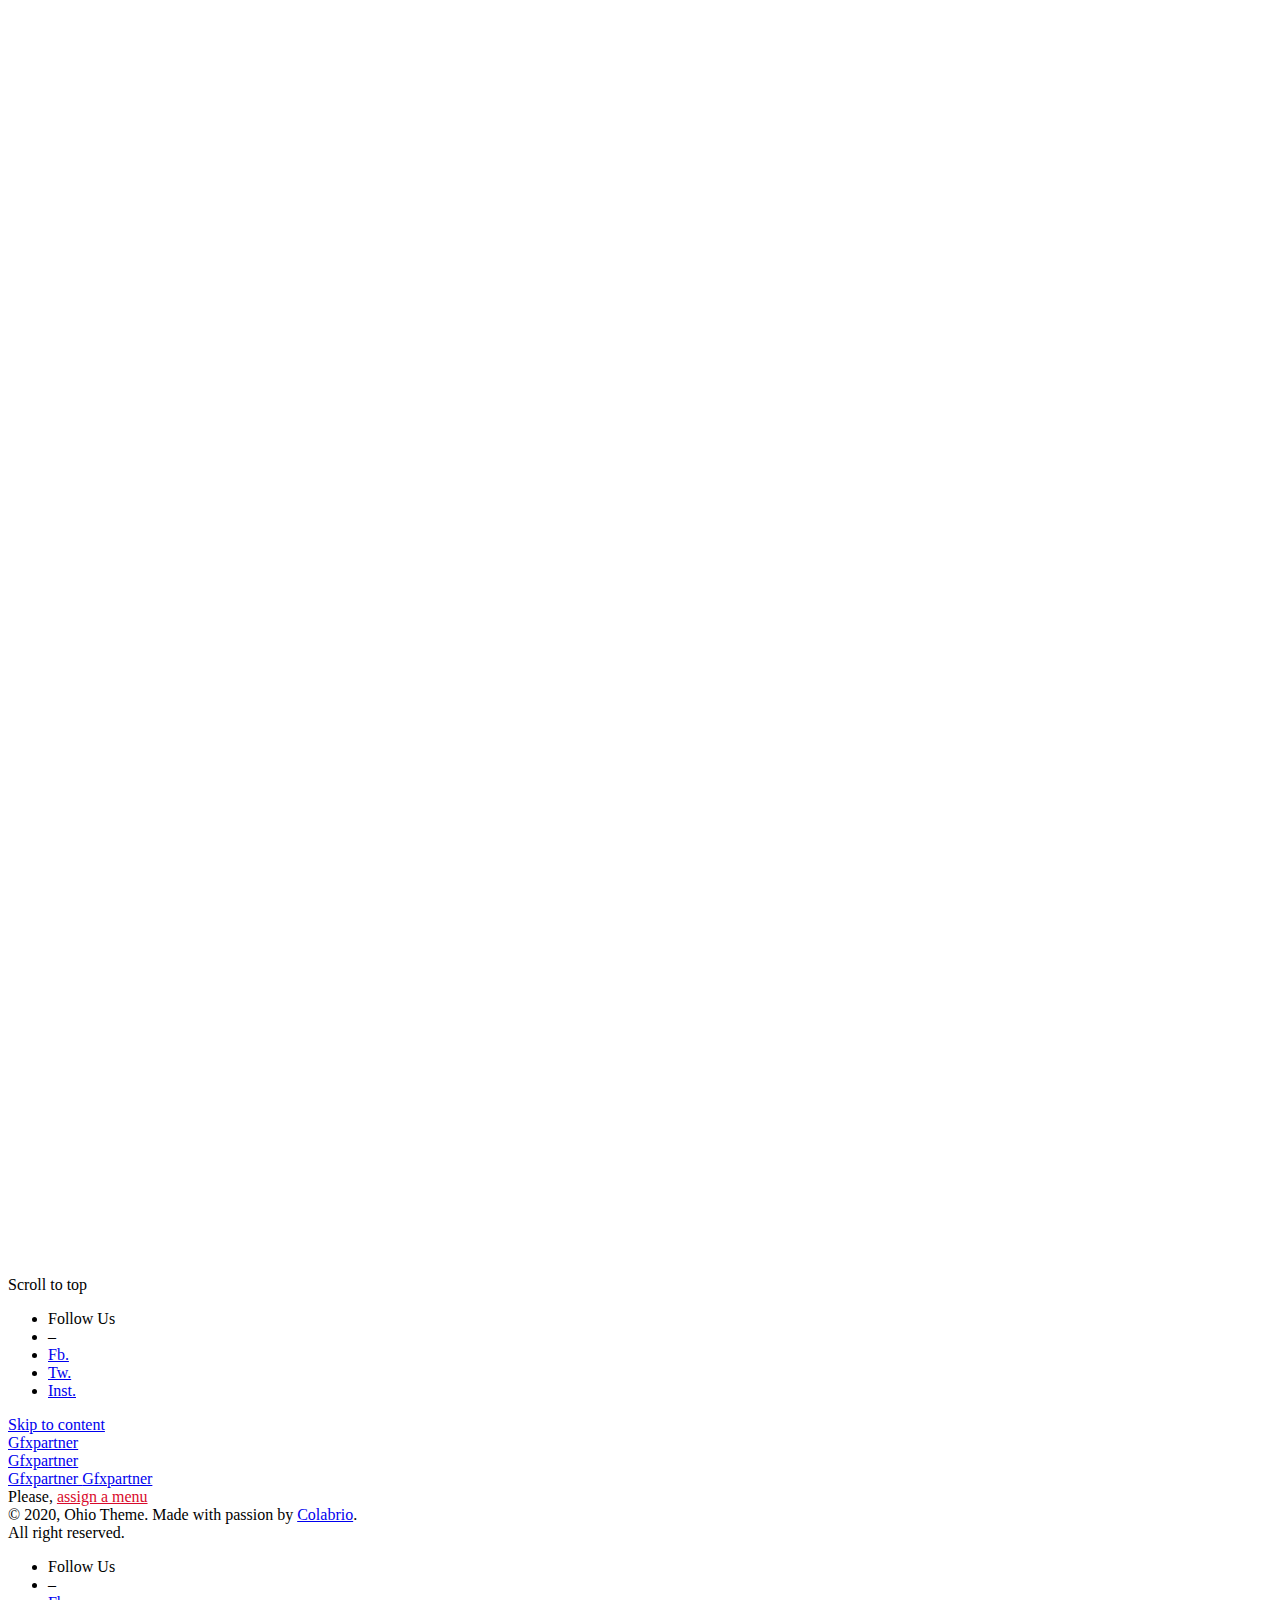
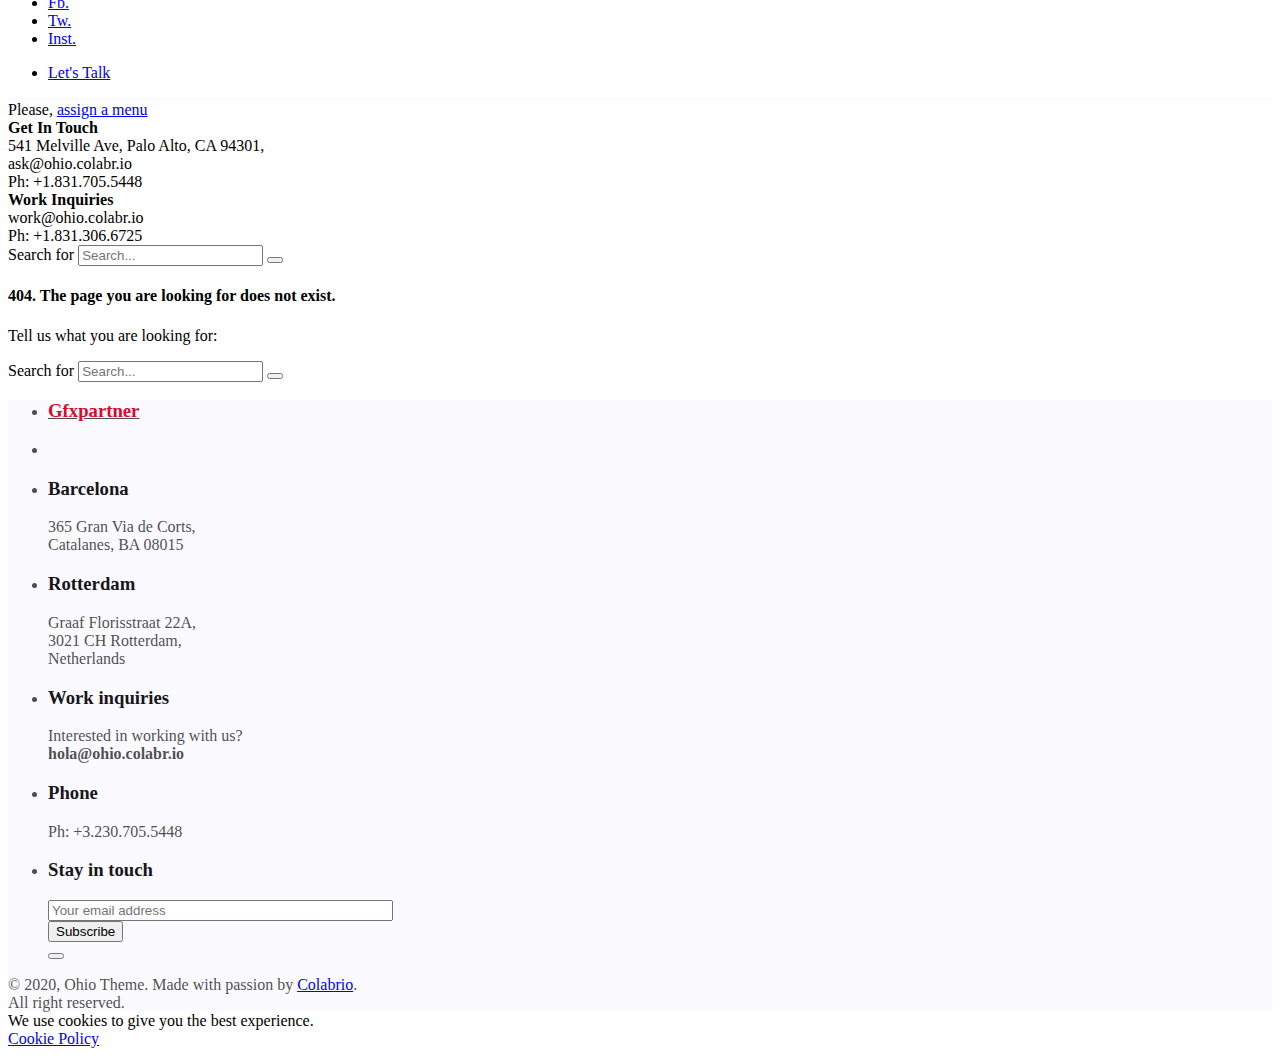
<file: assets/fonts/fa-brands-401.html>
<!DOCTYPE html>
<html lang="en-US">
<head>
	<meta charset="UTF-8">
	<meta name="viewport" content="width=device-width, initial-scale=1.0, maximum-scale=1, user-scalable=no">

	<title>Page not found &#8211; Gfxpartner</title>
<link rel='dns-prefetch' href='//s.w.org' />
<link rel="alternate" type="application/rss+xml" title="Gfxpartner &raquo; Feed" href="https://gfxpartner.com/feed/" />
<link rel="alternate" type="application/rss+xml" title="Gfxpartner &raquo; Comments Feed" href="https://gfxpartner.com/comments/feed/" />
		<script type="text/javascript">
			window._wpemojiSettings = {"baseUrl":"https:\/\/s.w.org\/images\/core\/emoji\/13.0.0\/72x72\/","ext":".png","svgUrl":"https:\/\/s.w.org\/images\/core\/emoji\/13.0.0\/svg\/","svgExt":".svg","source":{"concatemoji":"http:\/\/gfxpartner.com\/wp-includes\/js\/wp-emoji-release.min.js?ver=5.5.5"}};
			!function(e,a,t){var n,r,o,i=a.createElement("canvas"),p=i.getContext&&i.getContext("2d");function s(e,t){var a=String.fromCharCode;p.clearRect(0,0,i.width,i.height),p.fillText(a.apply(this,e),0,0);e=i.toDataURL();return p.clearRect(0,0,i.width,i.height),p.fillText(a.apply(this,t),0,0),e===i.toDataURL()}function c(e){var t=a.createElement("script");t.src=e,t.defer=t.type="text/javascript",a.getElementsByTagName("head")[0].appendChild(t)}for(o=Array("flag","emoji"),t.supports={everything:!0,everythingExceptFlag:!0},r=0;r<o.length;r++)t.supports[o[r]]=function(e){if(!p||!p.fillText)return!1;switch(p.textBaseline="top",p.font="600 32px Arial",e){case"flag":return s([127987,65039,8205,9895,65039],[127987,65039,8203,9895,65039])?!1:!s([55356,56826,55356,56819],[55356,56826,8203,55356,56819])&&!s([55356,57332,56128,56423,56128,56418,56128,56421,56128,56430,56128,56423,56128,56447],[55356,57332,8203,56128,56423,8203,56128,56418,8203,56128,56421,8203,56128,56430,8203,56128,56423,8203,56128,56447]);case"emoji":return!s([55357,56424,8205,55356,57212],[55357,56424,8203,55356,57212])}return!1}(o[r]),t.supports.everything=t.supports.everything&&t.supports[o[r]],"flag"!==o[r]&&(t.supports.everythingExceptFlag=t.supports.everythingExceptFlag&&t.supports[o[r]]);t.supports.everythingExceptFlag=t.supports.everythingExceptFlag&&!t.supports.flag,t.DOMReady=!1,t.readyCallback=function(){t.DOMReady=!0},t.supports.everything||(n=function(){t.readyCallback()},a.addEventListener?(a.addEventListener("DOMContentLoaded",n,!1),e.addEventListener("load",n,!1)):(e.attachEvent("onload",n),a.attachEvent("onreadystatechange",function(){"complete"===a.readyState&&t.readyCallback()})),(n=t.source||{}).concatemoji?c(n.concatemoji):n.wpemoji&&n.twemoji&&(c(n.twemoji),c(n.wpemoji)))}(window,document,window._wpemojiSettings);
		</script>
		<style type="text/css">
img.wp-smiley,
img.emoji {
	display: inline !important;
	border: none !important;
	box-shadow: none !important;
	height: 1em !important;
	width: 1em !important;
	margin: 0 .07em !important;
	vertical-align: -0.1em !important;
	background: none !important;
	padding: 0 !important;
}
</style>
	<link rel='stylesheet' id='sb_instagram_styles-css'  href='http://gfxpartner.com/wp-content/plugins/instagram-feed/css/sb-instagram-2-2.min.css?ver=2.4.6' type='text/css' media='all' />
<link rel='stylesheet' id='wp-block-library-css'  href='http://gfxpartner.com/wp-includes/css/dist/block-library/style.min.css?ver=5.5.5' type='text/css' media='all' />
<link rel='stylesheet' id='wp-block-library-theme-css'  href='http://gfxpartner.com/wp-includes/css/dist/block-library/theme.min.css?ver=5.5.5' type='text/css' media='all' />
<link rel='stylesheet' id='contact-form-7-css'  href='http://gfxpartner.com/wp-content/plugins/contact-form-7/includes/css/styles.css?ver=5.2.2' type='text/css' media='all' />
<link rel='stylesheet' id='rs-plugin-settings-css'  href='http://gfxpartner.com/wp-content/plugins/slider-revolution/public/assets/css/rs6.css?ver=6.2.23' type='text/css' media='all' />
<style id='rs-plugin-settings-inline-css' type='text/css'>
#rs-demo-id {}
</style>
<link rel='stylesheet' id='ohio-style-css'  href='http://gfxpartner.com/wp-content/themes/ohio/style.css?ver=1.0.1' type='text/css' media='all' />
<style id='ohio-style-inline-css' type='text/css'>
.site-header{border-bottom-style:solid;border-bottom-color:rgba(0,0,0,0.01) !important;}.site-header.header-fixed{border-bottom-style:solid;}.clb-page-headline::after{background-color:transparent;}.clb-subscribe-img{background-image:url('https://gfxpartner.com/wp-content/uploads/2019/11/oh__img9-768x768.jpg');background-size:cover;background-position:center center;background-repeat:no-repeat;}.site-footer{background-color:rgba(66,0,255,0.02);color:rgba(34,34,34,0.8);}.site-footer,.site-footer .widgets a,.site-footer .btn-flat{color:rgba(34,34,34,0.8);}.site-footer .widget-title{color:#17161a;}body{}{}h1,h2,h3,h4,h5,h6,.box-count,.font-titles,.fullscreen-nav .menu-link,.clb-hamburger-nav .menu .nav-item a,.site-header.mobile-header .main-nav .nav-item,.btn, .button, a.button, input[type="submit"], a.btn-link,.widget_shopping_cart_content .mini-cart-description .mini-cart-item-title > a,.woo-c_product_name > a:not(.woo-c_product_category),.socialbar.inline a,.vc_row .vc-bg-side-text,.counter-box-count{}.countdown-box .box-time .box-count,.chart-box-pie-content{}.countdown-box .box-time .box-count,.chart-box-pie-content{}.countdown-box .box-time .box-count,.chart-box-pie-content{}.portfolio-item-2 h4{}p.subtitle,.subtitle-font,.heading .subtitle,a.category{}span.category > a,div.category > a{}.contact-form.classic input::-webkit-input-placeholder,.contact-form.classic textarea::-webkit-input-placeholder,input.classic::-webkit-input-placeholder,input.classic::-moz-placeholder{}.contact-form.classic input::-moz-placeholder,.contact-form.classic textarea::-moz-placeholder{}input.classic:-ms-input-placeholder,.contact-form.classic input:-ms-input-placeholder,.contact-form.classic textarea:-ms-input-placeholder{}.brand-color,.brand-color-i,.brand-color-hover-i:hover,.brand-color-hover:hover,.has-brand-color-color,.is-style-outline .has-brand-color-color,a:hover,.blog-grid:hover h3 a,.portfolio-item.grid-2:hover h4.title,.fullscreen-nav li a:hover,.socialbar.inline a:hover,.gallery .expand .ion:hover,.close .ion:hover,.accordionItem_title:hover,.tab .tabNav_link:hover,.widget .socialbar a:hover,.social-bar .socialbar a:hover,.share-bar .links a:hover,.widget_shopping_cart_content .buttons a.button:first-child:hover,span.page-numbers.current,a.page-numbers:hover,.main-nav .nav-item.active-main-item > .menu-link,.comment-content a,.page-headline .subtitle b:before,nav.pagination li .page-numbers.active,#mega-menu-wrap > ul .sub-menu > li > a:hover,#mega-menu-wrap > ul .sub-sub-menu > li > a:hover,#mega-menu-wrap > ul > .current-menu-ancestor > a,#mega-menu-wrap > ul .sub-menu:not(.sub-menu-wide) .current-menu-ancestor > a,#mega-menu-wrap > ul .current-menu-item > a,#fullscreen-mega-menu-wrap > ul .current-menu-ancestor > a,#fullscreen-mega-menu-wrap > ul .current-menu-item > a,.woocommerce .woo-my-nav li.is-active a,.portfolio-sorting li a.active,.widget_nav_menu .current-menu-item > a,.widget_pages .current-menu-item > a,.portfolio-item-fullscreen .portfolio-details-date:before,.btn.btn-link:hover,.blog-grid-content .category-holder:after,.clb-page-headline .post-meta-estimate:before,.comments-area .comment-date-and-time:after,.post .entry-content a:not(.wp-block-button__link),.project-page-content .date:before,.pagination li .btn.active,.pagination li .btn.current,.pagination li .page-numbers.active,.pagination li .page-numbers.current,.category-holder:after,.clb-hamburger-nav .menu .nav-item:hover > a.menu-link .ion,.clb-hamburger-nav .menu .nav-item .visible > a.menu-link .ion,.clb-hamburger-nav .menu .nav-item.active > a.menu-link .ion,.clb-hamburger-nav .menu .sub-nav-item:hover > a.menu-link .ion,.clb-hamburger-nav .menu .sub-nav-item .visible > a.menu-link .ion,.clb-hamburger-nav .menu .sub-nav-item.active > a.menu-link .ion,.widgets a,.widgets a *:not(.fab),.pricing:hover .pricing_price_title,.btn-link:focus, a.btn-link:focus,.btn-link:active, a.btn-link:active,.pricing_list_item .ion{color:#d90a2c;}.brand-border-color,.brand-border-color-hover,.has-brand-color-background-color,.is-style-outline .has-brand-color-color,.wp-block-button__link:hover,.custom-cursor .circle-cursor--outer,.btn-brand, .btn:not(.btn-link):hover,.btn-brand:active, .btn:not(.btn-link):active,.btn-brand:focus, .btn:not(.btn-link):focus,a.button:hover,button.button:hover,.pricing:hover .btn.btn-brand{border-color:#d90a2c;}.brand-bg-color,.brand-bg-color-after,.brand-bg-color-before,.brand-bg-color-hover,.brand-bg-color-i,.brand-bg-color-hover-i,.btn-brand:not(.btn-outline),.has-brand-color-background-color,a.brand-bg-color,.wp-block-button__link:hover,.widget_price_filter .ui-slider-range,.widget_price_filter .ui-slider-handle:after,.main-nav .nav-item:before,.main-nav .nav-item.current-menu-item:before,.widget_calendar caption,.tag:hover,.page-headline .tags .tag,.radio input:checked + .input:after,.menu-list-details .tag,.custom-cursor .circle-cursor--inner,.custom-cursor .circle-cursor--inner.cursor-link-hover,.btn-round:before,.btn:not(.btn-link):hover,.btn:not(.btn-link):active,.btn:not(.btn-link):focus,button.button:not(.btn-link):hover,a.button:not(.btn-link):hover,.btn.btn-flat:hover,.btn.btn-flat:focus,.btn.btn-outline:hover,nav.pagination li .btn.active:hover,.tag:not(body):hover,.tag-cloud-link:hover,.pricing_price_time:hover,.pricing:hover .btn.btn-brand{background-color:#d90a2c;}.comments-container {background-color: rgba(66,0,255,0.035);}.comments-container {background-color: rgba(66,0,255,0.035);} @media screen and (min-width:1025px){.site-header .site-branding .logo img, .site-header .site-branding .mobile-logo img, .site-header .site-branding .fixed-mobile-logo img, .site-header .site-branding .for-onepage img{max-height:globalpx;}} @media screen and (min-width:769px) and (max-width:1024px){} @media screen and (max-width:768px){}
</style>
<script type='text/javascript' src='http://gfxpartner.com/wp-includes/js/jquery/jquery.js?ver=1.12.4-wp' id='jquery-core-js'></script>
<script type='text/javascript' src='http://gfxpartner.com/wp-content/plugins/slider-revolution/public/assets/js/rbtools.min.js?ver=6.2.23' id='tp-tools-js'></script>
<script type='text/javascript' src='http://gfxpartner.com/wp-content/plugins/slider-revolution/public/assets/js/rs6.min.js?ver=6.2.23' id='revmin-js'></script>
<link rel="EditURI" type="application/rsd+xml" title="RSD" href="https://gfxpartner.com/xmlrpc.php?rsd" />
<link rel="wlwmanifest" type="application/wlwmanifest+xml" href="http://gfxpartner.com/wp-includes/wlwmanifest.xml" /> 
<meta name="generator" content="WordPress 5.5.5" />
<style type="text/css">.recentcomments a{display:inline !important;padding:0 !important;margin:0 !important;}</style><meta name="generator" content="Powered by WPBakery Page Builder - drag and drop page builder for WordPress."/>
<meta name="generator" content="Powered by Slider Revolution 6.2.23 - responsive, Mobile-Friendly Slider Plugin for WordPress with comfortable drag and drop interface." />
<script type="text/javascript">function setREVStartSize(e){
			//window.requestAnimationFrame(function() {				 
				window.RSIW = window.RSIW===undefined ? window.innerWidth : window.RSIW;	
				window.RSIH = window.RSIH===undefined ? window.innerHeight : window.RSIH;	
				try {								
					var pw = document.getElementById(e.c).parentNode.offsetWidth,
						newh;
					pw = pw===0 || isNaN(pw) ? window.RSIW : pw;
					e.tabw = e.tabw===undefined ? 0 : parseInt(e.tabw);
					e.thumbw = e.thumbw===undefined ? 0 : parseInt(e.thumbw);
					e.tabh = e.tabh===undefined ? 0 : parseInt(e.tabh);
					e.thumbh = e.thumbh===undefined ? 0 : parseInt(e.thumbh);
					e.tabhide = e.tabhide===undefined ? 0 : parseInt(e.tabhide);
					e.thumbhide = e.thumbhide===undefined ? 0 : parseInt(e.thumbhide);
					e.mh = e.mh===undefined || e.mh=="" || e.mh==="auto" ? 0 : parseInt(e.mh,0);		
					if(e.layout==="fullscreen" || e.l==="fullscreen") 						
						newh = Math.max(e.mh,window.RSIH);					
					else{					
						e.gw = Array.isArray(e.gw) ? e.gw : [e.gw];
						for (var i in e.rl) if (e.gw[i]===undefined || e.gw[i]===0) e.gw[i] = e.gw[i-1];					
						e.gh = e.el===undefined || e.el==="" || (Array.isArray(e.el) && e.el.length==0)? e.gh : e.el;
						e.gh = Array.isArray(e.gh) ? e.gh : [e.gh];
						for (var i in e.rl) if (e.gh[i]===undefined || e.gh[i]===0) e.gh[i] = e.gh[i-1];
											
						var nl = new Array(e.rl.length),
							ix = 0,						
							sl;					
						e.tabw = e.tabhide>=pw ? 0 : e.tabw;
						e.thumbw = e.thumbhide>=pw ? 0 : e.thumbw;
						e.tabh = e.tabhide>=pw ? 0 : e.tabh;
						e.thumbh = e.thumbhide>=pw ? 0 : e.thumbh;					
						for (var i in e.rl) nl[i] = e.rl[i]<window.RSIW ? 0 : e.rl[i];
						sl = nl[0];									
						for (var i in nl) if (sl>nl[i] && nl[i]>0) { sl = nl[i]; ix=i;}															
						var m = pw>(e.gw[ix]+e.tabw+e.thumbw) ? 1 : (pw-(e.tabw+e.thumbw)) / (e.gw[ix]);					
						newh =  (e.gh[ix] * m) + (e.tabh + e.thumbh);
					}				
					if(window.rs_init_css===undefined) window.rs_init_css = document.head.appendChild(document.createElement("style"));					
					document.getElementById(e.c).height = newh+"px";
					window.rs_init_css.innerHTML += "#"+e.c+"_wrapper { height: "+newh+"px }";				
				} catch(e){
					console.log("Failure at Presize of Slider:" + e)
				}					   
			//});
		  };</script>
<noscript><style> .wpb_animate_when_almost_visible { opacity: 1; }</style></noscript></head>
<body class="error404 wp-embed-responsive hfeed ohio-theme-1-0-0 with-header-3 with-spacer custom-cursor wpb-js-composer js-comp-ver-6.4.0 vc_responsive">
	
<div class="page-preloader hide" id="page-preloader">
		<svg class="spinner" viewBox="0 0 50 50">
  							<circle class="path" cx="25" cy="25" r="20" fill="none" stroke-width="4"></circle>
						</svg></div>	     

	<a class="clb-scroll-top vc_hidden-xs" id="clb-scroll-top">
	<div class="clb-scroll-top-bar">
		<div class="scroll-track"></div>
	</div>
	<div class="clb-scroll-top-holder font-titles">
		Scroll to top	</div>
</a>	
    <div class="clb-social">
        <ul class="clb-social-holder font-titles "> 
            <li class="clb-social-holder-follow">Follow Us</li>
            <li class="clb-social-holder-dash">&ndash;</li>
                                                    <li><a target="_blank" href=" https://www.facebook.com/colabrio/" class="facebook">Fb.</a></li>
                                                                            <li><a target="_blank" href=" https://www.facebook.com/colabrio/" class="twitter">Tw.</a></li>
                                                                            <li><a target="_blank" href=" https://www.facebook.com/colabrio/" class="instagram">Inst.</a></li>
                                            </ul>
    </div>
	<div class="circle-cursor circle-cursor--outer"></div>
	<div class="circle-cursor circle-cursor--inner"></div>
	<div id="page" class="site">
		<a class="skip-link screen-reader-text" href="#main">Skip to content</a>
		
		

		
<header id="masthead" class="site-header header-3 both-types"
 data-header-fixed="true" data-fixed-initial-offset="150">
	<div class="header-wrap">
		<div class="header-wrap-inner">
			<div class="left-part">
									<div class="desktop-hamburger">
						
<!-- Fullscreen -->
<div class="clb-hamburger btn-round btn-round-light dark-mode-reset" tabindex="1">
	<i class="ion">
		<a href="#" class="clb-hamburger-holder" aria-controls="site-navigation" aria-expanded="false">
			<span class="_shape"></span>
			<span class="_shape"></span>
		</a>	
	</i>
</div>					</div>
													<div class="mobile-hamburger">
						
<!-- Fullscreen -->
<div class="clb-hamburger btn-round btn-round-light dark-mode-reset" tabindex="1">
	<i class="ion">
		<a href="#" class="clb-hamburger-holder" aria-controls="site-navigation" aria-expanded="false">
			<span class="_shape"></span>
			<span class="_shape"></span>
		</a>	
	</i>
</div>					</div>
				
	        	
<div class="site-branding">
	<a class="site-title font-titles" href="https://gfxpartner.com/" rel="home">
		<div class="logo">
							Gfxpartner					</div>
		<div class="fixed-logo">
							Gfxpartner					</div>
						<div class="for-onepage">
			<span class="dark hidden">
									Gfxpartner							</span>
			<span class="light hidden">
									Gfxpartner							</span>
		</div>
	</a>
</div>	
			</div>

	        <div class="right-part right">
	            
<nav id="site-navigation" class="main-nav with-counters">

    <!-- Mobile overlay -->
    <div class="mbl-overlay menu-mbl-overlay">
        <div class="mbl-overlay-bg"></div>

        <!-- Close bar -->
        <div class="close-bar text-left">
            <div class="btn-round btn-round-light clb-close" tabindex="0">
                <i class="ion ion-md-close"></i>
            </div>

            <!-- Search -->
            
	<a class="search-global btn-round btn-round-light fixed btn-round-light" tabindex="1" data-nav-search="true">
		<i class="icon ion ion-md-search brand-color-hover-i"></i>
	</a>
        </div>
        <div class="mbl-overlay-container">

            <!-- Navigation -->
            <div id="mega-menu-wrap" class="main-nav-container">

                <span class="menu-blank">Please, <a class="brand-color" target="_blank" href="https://gfxpartner.com/wp-admin/nav-menus.php"> assign a menu </a></span>            </div>

            <!-- Copyright -->
            <div class="copyright">
                © 2020, Ohio Theme. Made with passion by <a href="http://clbthemes.com" target="_blank">Colabrio</a>.                <br>
                All right reserved.            </div>
            
            
            
            <!-- Social links -->
                    </div>

        <!-- Mobile social icons -->
        
    <div class="clb-social">
        <ul class="clb-social-holder font-titles "> 
            <li class="clb-social-holder-follow">Follow Us</li>
            <li class="clb-social-holder-dash">&ndash;</li>
                                                    <li><a target="_blank" href=" https://www.facebook.com/colabrio/" class="facebook">Fb.</a></li>
                                                                            <li><a target="_blank" href=" https://www.facebook.com/colabrio/" class="twitter">Tw.</a></li>
                                                                            <li><a target="_blank" href=" https://www.facebook.com/colabrio/" class="instagram">Inst.</a></li>
                                            </ul>
    </div>
    </div>
</nav>
	            
	            

<ul class="menu-optional">
	<li class="btn-optional-holder">
			<a href="/contact-us-ver4/" class="btn btn-small btn-optional">
		Let&#039;s Talk	</a>
	</li>
		</ul>
	            
								
	            <div class="close-menu"></div>
	        </div>
	    </div>
	</div>
</header>


<div class="clb-popup clb-hamburger-nav">
    <div class="close-bar text-left">
        <div class="btn-round clb-close" tabindex="0">
            <i class="ion ion-md-close"></i>
        </div>
    </div>
    <div class="clb-hamburger-nav-holder">
        <span class="menu-blank">Please, <a target="_blank" href="https://gfxpartner.com/wp-admin/nav-menus.php">assign a menu</a></span>    </div>
    <div class="clb-hamburger-nav-details">
                    <div class="hamburger-nav-info">
                                    <div class="hamburger-nav-info-item">
                        <b>Get In Touch</b><br> 541 Melville Ave, Palo Alto, CA 94301,<br> ask@ohio.colabr.io<br> Ph: +1.831.705.5448                    </div>
                                    <div class="hamburger-nav-info-item">
                        <b>Work Inquiries</b><br> work@ohio.colabr.io<br> Ph: +1.831.306.6725                    </div>
                  
            </div>
                <div class="hamburger-nav-info">
                            <div class="hamburger-nav-info-item">
                    <div class="socialbar small outline inverse">
                        <a href="https://www.facebook.com/colabrio/" class="facebook"><i class="fab fa-facebook-f"></i></a><a href="https://www.facebook.com/colabrio/" class="twitter"><i class="fab fa-twitter"></i></a><a href="https://www.facebook.com/colabrio/" class="instagram"><i class="fab fa-instagram"></i></a>                    </div>
                </div>
                        
                    </div>
    </div>
</div>
				<div class="clb-popup clb-search-popup">
			<div class="close-bar">
				<div class="btn-round clb-close" tabindex="0">
					<i class="ion ion-md-close"></i>
				</div>
			</div>
            <div class="search-holder">
	            <form role="search" class="search search-form" action="https://gfxpartner.com/" method="GET">
	<label>
		<span class="screen-reader-text">Search for</span>
		<input autocomplete="off" type="text" class="search-field" name="s" placeholder="Search..." value="">
	</label>
	<button type="submit" class="search search-submit">
		<i class="ion ion-md-search"></i>
	</button>
</form>            </div>
		</div>
		
		
		<div id="content" class="site-content" data-mobile-menu-resolution="768">
						<div class="header-cap header-2"></div>
			
<div class="clb-blank">
	<div class="clb-blank-image">
		<i class="ion ion-md-copy"></i>
	</div>
	<h4 class="clb-blank-headline">
		404. The page you are looking for does not exist.	</h4>
	<p class="clb-blank-details">
		Tell us what you are looking for:
	</p>
	<div class="clb-blank-search">
		<form role="search" class="search search-form" action="https://gfxpartner.com/" method="GET">
	<label>
		<span class="screen-reader-text">Search for</span>
		<input autocomplete="off" type="text" class="search-field" name="s" placeholder="Search..." value="">
	</label>
	<button type="submit" class="search search-submit">
		<i class="ion ion-md-search"></i>
	</button>
</form>	
	</div>
</div>

		</div>
		<footer id="colophon" class="site-footer clb__light_section">
		<div class="page-container">
		<div class="widgets vc_row">
							<div class="vc_col-lg-3 vc_col-sm-6 widgets-column">
					<ul><li id="ohio_widget_logo-1" class="widget widget_ohio_widget_logo">				<div class="theme-logo ">
					<a href="https://gfxpartner.com/">
											<h3 class="title text-left">Gfxpartner</h3>
										</a>
				</div>
			</li>
<li id="custom_html-2" class="widget_text widget widget_custom_html"><div class="textwidget custom-html-widget"></div></li>
</ul>
				</div>
			
							<div class="vc_col-lg-3 vc_col-sm-6 widgets-column">
					<ul><li id="custom_html-3" class="widget_text widget widget_custom_html"><h3 class="title widget-title">Barcelona</h3><div class="textwidget custom-html-widget">365 Gran Via de Corts,
<br class="vc_hidden-xs">
Catalanes, BA 08015</div></li>
<li id="custom_html-4" class="widget_text widget widget_custom_html"><h3 class="title widget-title">Rotterdam</h3><div class="textwidget custom-html-widget">Graaf Florisstraat 22A,<br class="vc_hidden-xs">
3021 CH Rotterdam,<br class="vc_hidden-xs">
Netherlands</div></li>
</ul>
				</div>
			
							<div class="vc_col-lg-3 vc_col-sm-6 widgets-column">
					<ul><li id="custom_html-5" class="widget_text widget widget_custom_html"><h3 class="title widget-title">Work inquiries</h3><div class="textwidget custom-html-widget">Interested in working with us?<br class="vc_hidden-xs">
<b>hola@ohio.colabr.io</b></div></li>
<li id="custom_html-6" class="widget_text widget widget_custom_html"><h3 class="title widget-title">Phone</h3><div class="textwidget custom-html-widget">Ph: +3.230.705.5448</div></li>
</ul>
				</div>
			
							<div class="vc_col-lg-3 vc_col-sm-6 widgets-column">
					<ul><li id="ohio_widget_subscribe-1" class="widget widget_ohio_widget_subscribe"><h3 class="title widget-title">Stay in touch</h3>
		<div class="subscribe-widget contact-form">

			
			
							<div role="form" class="wpcf7" id="wpcf7-f28-o1" lang="en-US" dir="ltr">
<div class="screen-reader-response" role="alert" aria-live="polite"></div>
<form action="/Crypten/assets/dark/assets/fonts/fa-brands-400.svg#wpcf7-f28-o1" method="post" class="wpcf7-form init mailchimp-ext-0.5.39" novalidate="novalidate">
<div style="display: none;">
<input type="hidden" name="_wpcf7" value="28" />
<input type="hidden" name="_wpcf7_version" value="5.2.2" />
<input type="hidden" name="_wpcf7_locale" value="en_US" />
<input type="hidden" name="_wpcf7_unit_tag" value="wpcf7-f28-o1" />
<input type="hidden" name="_wpcf7_container_post" value="0" />
<input type="hidden" name="_wpcf7_posted_data_hash" value="" />
</div>
<div class="subscribe-form">
   <span class="wpcf7-form-control-wrap your-email"><input type="email" name="your-email" value="" size="40" class="wpcf7-form-control wpcf7-text wpcf7-email wpcf7-validates-as-required wpcf7-validates-as-email" aria-required="true" aria-invalid="false" placeholder="Your email address" /></span><br />
   <input type="submit" value="Subscribe" class="wpcf7-form-control wpcf7-submit" />
</div>
<div class="wpcf7-response-output" role="alert" aria-hidden="true"></div><p style="display: none !important"><span class="wpcf7-form-control-wrap referer-page"><input type="hidden" name="referer-page" value="http://gfxpartner.com/Crypten/assets/dark/assets/css/all.css" data-value="http://gfxpartner.com/Crypten/assets/dark/assets/css/all.css" class="wpcf7-form-control wpcf7-text referer-page" aria-invalid="false"></span></p>
<!-- Chimpmail extension by Renzo Johnson --></form></div>                <div class="hidden" data-contact-btn="true">
                    <button class="btn btn-flat">
                        <span class="btn-load"></span>
                        <span class="text"></span>
                    </button>
                </div>
			
		</div>

	   </li>
</ul>
				</div>
					</div>
	</div>
				<div class="site-info ">
			<div class="page-container">
				<div class="vc_row">
					<div class="vc_col-md-12">
						<div class="site-info-holder">
															<div class="left">
									© 2020, Ohio Theme. Made with passion by <a href="http://clbthemes.com" target="_blank">Colabrio</a>.								</div>
								<div class="right">
									All right reserved.								</div>
													</div>
					</div>
				</div>
			</div>
		</div>
	</footer>
	</div>

	<div class="page-container">
	<div class="notification-bar active">
		<div class="notification">
			<div class="notification-text" >
				We use cookies to give you the best experience.
									<div class="notification-link">
						<a href="#">
							Cookie Policy						</a>
					</div>
							</div>

					</div>
		
		<div class="btn-round btn-round-small btn-round-light clb-close clb-notification-close dark-mode-reset" tabindex="0">
            <i class="ion ion-md-close"></i>
        </div>
	</div>
</div>

	
	
	<div class="clb-popup container-loading custom-popup">
		<div class="close-bar">
			<div class="btn-round clb-close" tabindex="0">
				<i class="ion ion-md-close"></i>
			</div>
		</div>
		<div class="clb-popup-holder">
			
		</div>
	</div>

	
			
	<a class="search-global btn-round btn-round-light fixed btn-round-light" tabindex="1" data-nav-search="true">
		<i class="icon ion ion-md-search brand-color-hover-i"></i>
	</a>
	
	<style type="text/css"></style><!-- Instagram Feed JS -->
<script type="text/javascript">
var sbiajaxurl = "https://gfxpartner.com/wp-admin/admin-ajax.php";
</script>
<link rel='stylesheet' id='ionicons-css'  href='http://gfxpartner.com/wp-content/themes/ohio/assets/fonts/ionicons/css/ionicons.min.css?ver=5.5.5' type='text/css' media='all' />
<link rel='stylesheet' id='fontawesome-font-css'  href='http://gfxpartner.com/wp-content/themes/ohio/assets/fonts/fa/css/fontawesome.min.css?ver=5.5.5' type='text/css' media='all' />
<script type='text/javascript' id='contact-form-7-js-extra'>
/* <![CDATA[ */
var wpcf7 = {"apiSettings":{"root":"https:\/\/gfxpartner.com\/wp-json\/contact-form-7\/v1","namespace":"contact-form-7\/v1"}};
/* ]]> */
</script>
<script type='text/javascript' src='http://gfxpartner.com/wp-content/plugins/contact-form-7/includes/js/scripts.js?ver=5.2.2' id='contact-form-7-js'></script>
<script type='text/javascript' src='http://gfxpartner.com/wp-includes/js/wp-embed.min.js?ver=5.5.5' id='wp-embed-js'></script>
<script type='text/javascript' src='http://gfxpartner.com/wp-includes/js/imagesloaded.min.js?ver=4.1.4' id='imagesloaded-js'></script>
<script type='text/javascript' src='http://gfxpartner.com/wp-includes/js/masonry.min.js?ver=4.2.2' id='masonry-js'></script>
<script type='text/javascript' src='http://gfxpartner.com/wp-includes/js/jquery/jquery.masonry.min.js?ver=3.1.2b' id='jquery-masonry-js'></script>
<script type='text/javascript' src='http://gfxpartner.com/wp-content/themes/ohio/assets/js/libs/jquery.clb-slider.js?ver=5.5.5' id='ohio-slider-js'></script>
<script type='text/javascript' src='http://gfxpartner.com/wp-content/themes/ohio/assets/js/libs/jquery.mega-menu.min.js?ver=5.5.5' id='jquery-mega-menu-js'></script>
<script type='text/javascript' id='ohio-main-js-extra'>
/* <![CDATA[ */
var ohioVariables = {"url":"https:\/\/gfxpartner.com\/wp-admin\/admin-ajax.php","view_cart":"View Cart","add_to_cart_message":"has been added to the cart","subscribe_popup_enable":"1","subscribe_popup_type":"time","subscribe_popup_var":"5","notification_enable":"1","notification_expires":"1"};
/* ]]> */
</script>
<script type='text/javascript' src='http://gfxpartner.com/wp-content/themes/ohio/assets/js/main.js?ver=5.5.5' id='ohio-main-js'></script>
	</body>
</html>
</file>
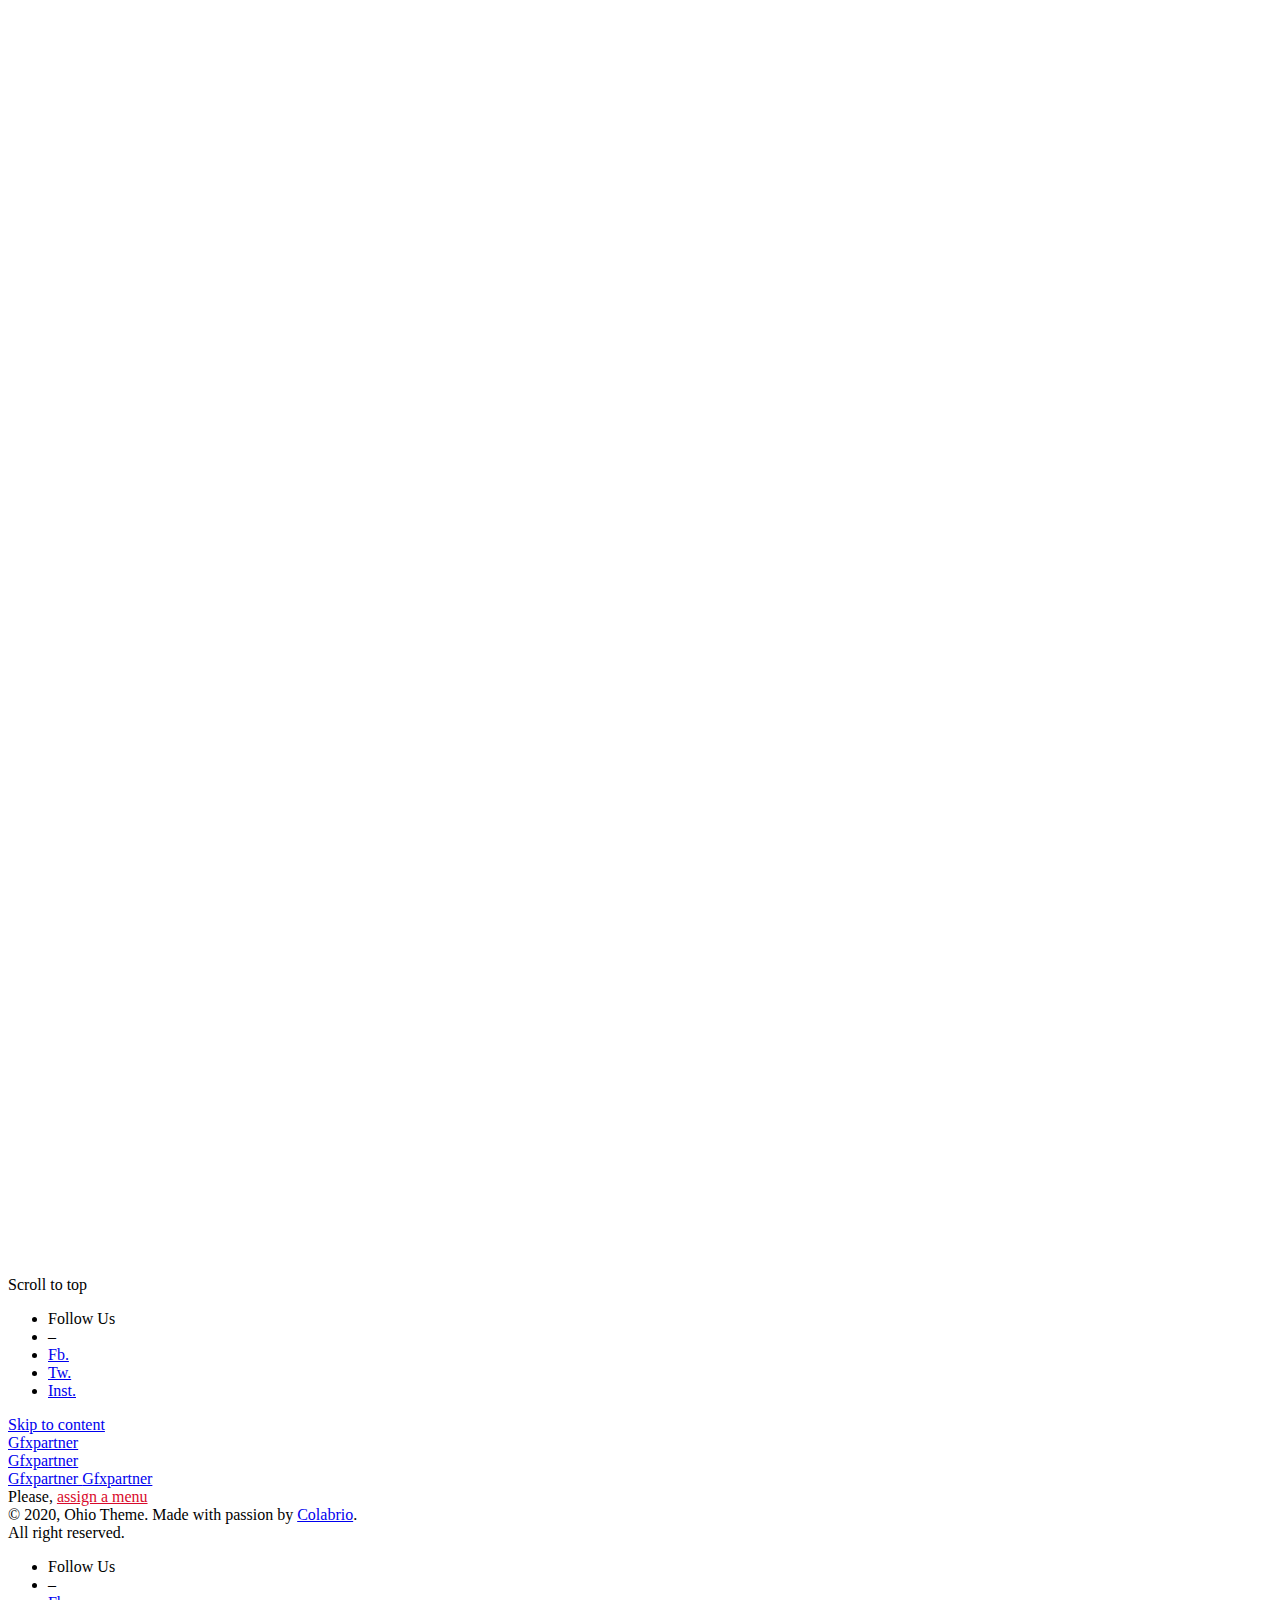
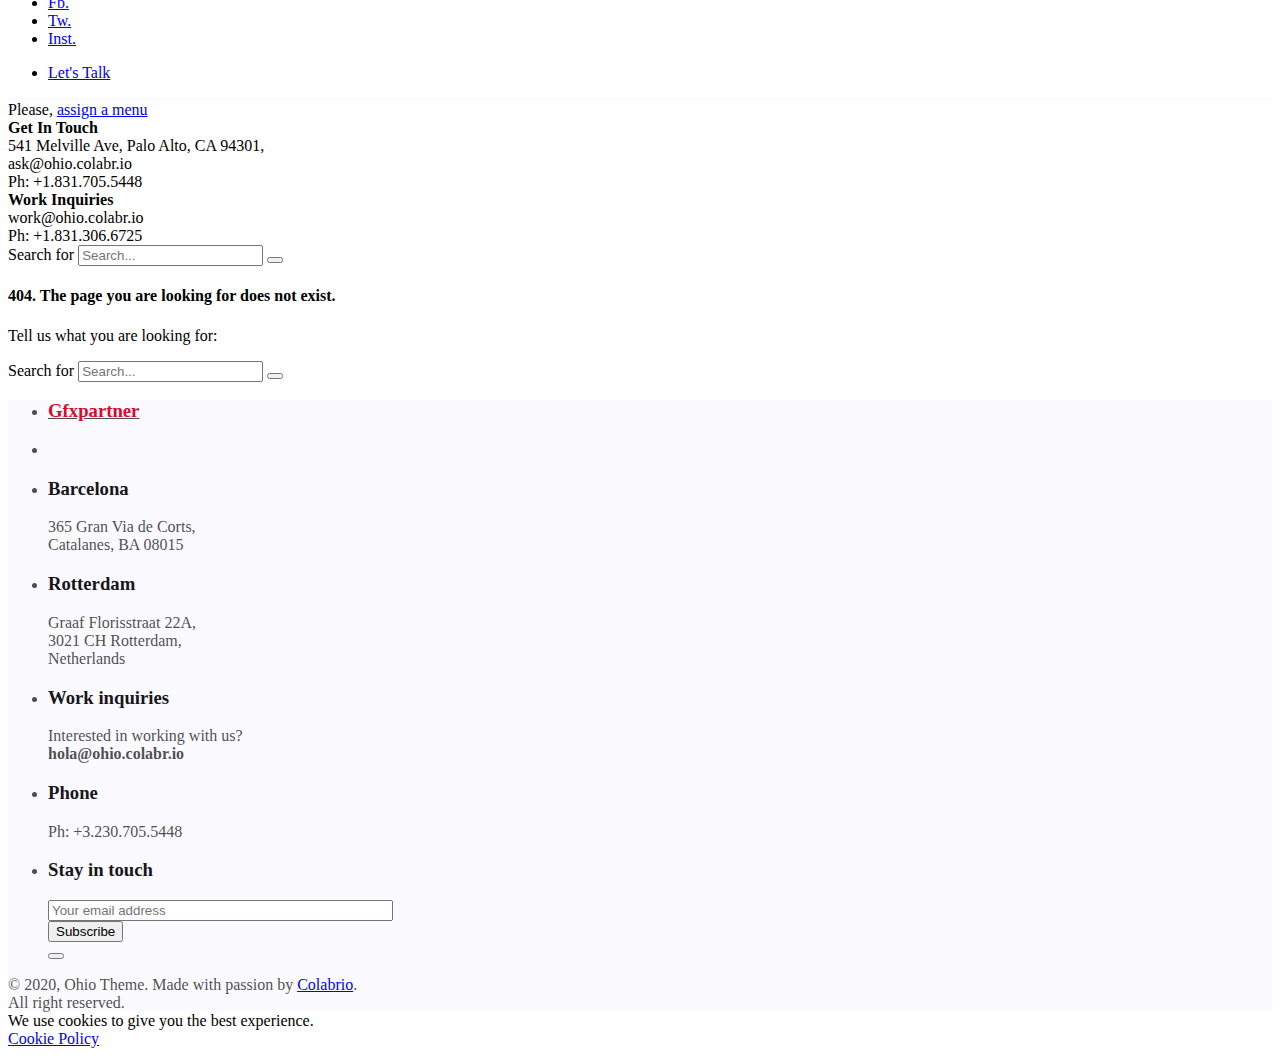
<file: assets/fonts/fa-light-301.html>
<!DOCTYPE html>
<html lang="en-US">
<head>
	<meta charset="UTF-8">
	<meta name="viewport" content="width=device-width, initial-scale=1.0, maximum-scale=1, user-scalable=no">

	<title>Page not found &#8211; Gfxpartner</title>
<link rel='dns-prefetch' href='//s.w.org' />
<link rel="alternate" type="application/rss+xml" title="Gfxpartner &raquo; Feed" href="https://gfxpartner.com/feed/" />
<link rel="alternate" type="application/rss+xml" title="Gfxpartner &raquo; Comments Feed" href="https://gfxpartner.com/comments/feed/" />
		<script type="text/javascript">
			window._wpemojiSettings = {"baseUrl":"https:\/\/s.w.org\/images\/core\/emoji\/13.0.0\/72x72\/","ext":".png","svgUrl":"https:\/\/s.w.org\/images\/core\/emoji\/13.0.0\/svg\/","svgExt":".svg","source":{"concatemoji":"http:\/\/gfxpartner.com\/wp-includes\/js\/wp-emoji-release.min.js?ver=5.5.5"}};
			!function(e,a,t){var n,r,o,i=a.createElement("canvas"),p=i.getContext&&i.getContext("2d");function s(e,t){var a=String.fromCharCode;p.clearRect(0,0,i.width,i.height),p.fillText(a.apply(this,e),0,0);e=i.toDataURL();return p.clearRect(0,0,i.width,i.height),p.fillText(a.apply(this,t),0,0),e===i.toDataURL()}function c(e){var t=a.createElement("script");t.src=e,t.defer=t.type="text/javascript",a.getElementsByTagName("head")[0].appendChild(t)}for(o=Array("flag","emoji"),t.supports={everything:!0,everythingExceptFlag:!0},r=0;r<o.length;r++)t.supports[o[r]]=function(e){if(!p||!p.fillText)return!1;switch(p.textBaseline="top",p.font="600 32px Arial",e){case"flag":return s([127987,65039,8205,9895,65039],[127987,65039,8203,9895,65039])?!1:!s([55356,56826,55356,56819],[55356,56826,8203,55356,56819])&&!s([55356,57332,56128,56423,56128,56418,56128,56421,56128,56430,56128,56423,56128,56447],[55356,57332,8203,56128,56423,8203,56128,56418,8203,56128,56421,8203,56128,56430,8203,56128,56423,8203,56128,56447]);case"emoji":return!s([55357,56424,8205,55356,57212],[55357,56424,8203,55356,57212])}return!1}(o[r]),t.supports.everything=t.supports.everything&&t.supports[o[r]],"flag"!==o[r]&&(t.supports.everythingExceptFlag=t.supports.everythingExceptFlag&&t.supports[o[r]]);t.supports.everythingExceptFlag=t.supports.everythingExceptFlag&&!t.supports.flag,t.DOMReady=!1,t.readyCallback=function(){t.DOMReady=!0},t.supports.everything||(n=function(){t.readyCallback()},a.addEventListener?(a.addEventListener("DOMContentLoaded",n,!1),e.addEventListener("load",n,!1)):(e.attachEvent("onload",n),a.attachEvent("onreadystatechange",function(){"complete"===a.readyState&&t.readyCallback()})),(n=t.source||{}).concatemoji?c(n.concatemoji):n.wpemoji&&n.twemoji&&(c(n.twemoji),c(n.wpemoji)))}(window,document,window._wpemojiSettings);
		</script>
		<style type="text/css">
img.wp-smiley,
img.emoji {
	display: inline !important;
	border: none !important;
	box-shadow: none !important;
	height: 1em !important;
	width: 1em !important;
	margin: 0 .07em !important;
	vertical-align: -0.1em !important;
	background: none !important;
	padding: 0 !important;
}
</style>
	<link rel='stylesheet' id='sb_instagram_styles-css'  href='http://gfxpartner.com/wp-content/plugins/instagram-feed/css/sb-instagram-2-2.min.css?ver=2.4.6' type='text/css' media='all' />
<link rel='stylesheet' id='wp-block-library-css'  href='http://gfxpartner.com/wp-includes/css/dist/block-library/style.min.css?ver=5.5.5' type='text/css' media='all' />
<link rel='stylesheet' id='wp-block-library-theme-css'  href='http://gfxpartner.com/wp-includes/css/dist/block-library/theme.min.css?ver=5.5.5' type='text/css' media='all' />
<link rel='stylesheet' id='contact-form-7-css'  href='http://gfxpartner.com/wp-content/plugins/contact-form-7/includes/css/styles.css?ver=5.2.2' type='text/css' media='all' />
<link rel='stylesheet' id='rs-plugin-settings-css'  href='http://gfxpartner.com/wp-content/plugins/slider-revolution/public/assets/css/rs6.css?ver=6.2.23' type='text/css' media='all' />
<style id='rs-plugin-settings-inline-css' type='text/css'>
#rs-demo-id {}
</style>
<link rel='stylesheet' id='ohio-style-css'  href='http://gfxpartner.com/wp-content/themes/ohio/style.css?ver=1.0.1' type='text/css' media='all' />
<style id='ohio-style-inline-css' type='text/css'>
.site-header{border-bottom-style:solid;border-bottom-color:rgba(0,0,0,0.01) !important;}.site-header.header-fixed{border-bottom-style:solid;}.clb-page-headline::after{background-color:transparent;}.clb-subscribe-img{background-image:url('https://gfxpartner.com/wp-content/uploads/2019/11/oh__img9-768x768.jpg');background-size:cover;background-position:center center;background-repeat:no-repeat;}.site-footer{background-color:rgba(66,0,255,0.02);color:rgba(34,34,34,0.8);}.site-footer,.site-footer .widgets a,.site-footer .btn-flat{color:rgba(34,34,34,0.8);}.site-footer .widget-title{color:#17161a;}body{}{}h1,h2,h3,h4,h5,h6,.box-count,.font-titles,.fullscreen-nav .menu-link,.clb-hamburger-nav .menu .nav-item a,.site-header.mobile-header .main-nav .nav-item,.btn, .button, a.button, input[type="submit"], a.btn-link,.widget_shopping_cart_content .mini-cart-description .mini-cart-item-title > a,.woo-c_product_name > a:not(.woo-c_product_category),.socialbar.inline a,.vc_row .vc-bg-side-text,.counter-box-count{}.countdown-box .box-time .box-count,.chart-box-pie-content{}.countdown-box .box-time .box-count,.chart-box-pie-content{}.countdown-box .box-time .box-count,.chart-box-pie-content{}.portfolio-item-2 h4{}p.subtitle,.subtitle-font,.heading .subtitle,a.category{}span.category > a,div.category > a{}.contact-form.classic input::-webkit-input-placeholder,.contact-form.classic textarea::-webkit-input-placeholder,input.classic::-webkit-input-placeholder,input.classic::-moz-placeholder{}.contact-form.classic input::-moz-placeholder,.contact-form.classic textarea::-moz-placeholder{}input.classic:-ms-input-placeholder,.contact-form.classic input:-ms-input-placeholder,.contact-form.classic textarea:-ms-input-placeholder{}.brand-color,.brand-color-i,.brand-color-hover-i:hover,.brand-color-hover:hover,.has-brand-color-color,.is-style-outline .has-brand-color-color,a:hover,.blog-grid:hover h3 a,.portfolio-item.grid-2:hover h4.title,.fullscreen-nav li a:hover,.socialbar.inline a:hover,.gallery .expand .ion:hover,.close .ion:hover,.accordionItem_title:hover,.tab .tabNav_link:hover,.widget .socialbar a:hover,.social-bar .socialbar a:hover,.share-bar .links a:hover,.widget_shopping_cart_content .buttons a.button:first-child:hover,span.page-numbers.current,a.page-numbers:hover,.main-nav .nav-item.active-main-item > .menu-link,.comment-content a,.page-headline .subtitle b:before,nav.pagination li .page-numbers.active,#mega-menu-wrap > ul .sub-menu > li > a:hover,#mega-menu-wrap > ul .sub-sub-menu > li > a:hover,#mega-menu-wrap > ul > .current-menu-ancestor > a,#mega-menu-wrap > ul .sub-menu:not(.sub-menu-wide) .current-menu-ancestor > a,#mega-menu-wrap > ul .current-menu-item > a,#fullscreen-mega-menu-wrap > ul .current-menu-ancestor > a,#fullscreen-mega-menu-wrap > ul .current-menu-item > a,.woocommerce .woo-my-nav li.is-active a,.portfolio-sorting li a.active,.widget_nav_menu .current-menu-item > a,.widget_pages .current-menu-item > a,.portfolio-item-fullscreen .portfolio-details-date:before,.btn.btn-link:hover,.blog-grid-content .category-holder:after,.clb-page-headline .post-meta-estimate:before,.comments-area .comment-date-and-time:after,.post .entry-content a:not(.wp-block-button__link),.project-page-content .date:before,.pagination li .btn.active,.pagination li .btn.current,.pagination li .page-numbers.active,.pagination li .page-numbers.current,.category-holder:after,.clb-hamburger-nav .menu .nav-item:hover > a.menu-link .ion,.clb-hamburger-nav .menu .nav-item .visible > a.menu-link .ion,.clb-hamburger-nav .menu .nav-item.active > a.menu-link .ion,.clb-hamburger-nav .menu .sub-nav-item:hover > a.menu-link .ion,.clb-hamburger-nav .menu .sub-nav-item .visible > a.menu-link .ion,.clb-hamburger-nav .menu .sub-nav-item.active > a.menu-link .ion,.widgets a,.widgets a *:not(.fab),.pricing:hover .pricing_price_title,.btn-link:focus, a.btn-link:focus,.btn-link:active, a.btn-link:active,.pricing_list_item .ion{color:#d90a2c;}.brand-border-color,.brand-border-color-hover,.has-brand-color-background-color,.is-style-outline .has-brand-color-color,.wp-block-button__link:hover,.custom-cursor .circle-cursor--outer,.btn-brand, .btn:not(.btn-link):hover,.btn-brand:active, .btn:not(.btn-link):active,.btn-brand:focus, .btn:not(.btn-link):focus,a.button:hover,button.button:hover,.pricing:hover .btn.btn-brand{border-color:#d90a2c;}.brand-bg-color,.brand-bg-color-after,.brand-bg-color-before,.brand-bg-color-hover,.brand-bg-color-i,.brand-bg-color-hover-i,.btn-brand:not(.btn-outline),.has-brand-color-background-color,a.brand-bg-color,.wp-block-button__link:hover,.widget_price_filter .ui-slider-range,.widget_price_filter .ui-slider-handle:after,.main-nav .nav-item:before,.main-nav .nav-item.current-menu-item:before,.widget_calendar caption,.tag:hover,.page-headline .tags .tag,.radio input:checked + .input:after,.menu-list-details .tag,.custom-cursor .circle-cursor--inner,.custom-cursor .circle-cursor--inner.cursor-link-hover,.btn-round:before,.btn:not(.btn-link):hover,.btn:not(.btn-link):active,.btn:not(.btn-link):focus,button.button:not(.btn-link):hover,a.button:not(.btn-link):hover,.btn.btn-flat:hover,.btn.btn-flat:focus,.btn.btn-outline:hover,nav.pagination li .btn.active:hover,.tag:not(body):hover,.tag-cloud-link:hover,.pricing_price_time:hover,.pricing:hover .btn.btn-brand{background-color:#d90a2c;}.comments-container {background-color: rgba(66,0,255,0.035);}.comments-container {background-color: rgba(66,0,255,0.035);} @media screen and (min-width:1025px){.site-header .site-branding .logo img, .site-header .site-branding .mobile-logo img, .site-header .site-branding .fixed-mobile-logo img, .site-header .site-branding .for-onepage img{max-height:globalpx;}} @media screen and (min-width:769px) and (max-width:1024px){} @media screen and (max-width:768px){}
</style>
<script type='text/javascript' src='http://gfxpartner.com/wp-includes/js/jquery/jquery.js?ver=1.12.4-wp' id='jquery-core-js'></script>
<script type='text/javascript' src='http://gfxpartner.com/wp-content/plugins/slider-revolution/public/assets/js/rbtools.min.js?ver=6.2.23' id='tp-tools-js'></script>
<script type='text/javascript' src='http://gfxpartner.com/wp-content/plugins/slider-revolution/public/assets/js/rs6.min.js?ver=6.2.23' id='revmin-js'></script>
<link rel="EditURI" type="application/rsd+xml" title="RSD" href="https://gfxpartner.com/xmlrpc.php?rsd" />
<link rel="wlwmanifest" type="application/wlwmanifest+xml" href="http://gfxpartner.com/wp-includes/wlwmanifest.xml" /> 
<meta name="generator" content="WordPress 5.5.5" />
<style type="text/css">.recentcomments a{display:inline !important;padding:0 !important;margin:0 !important;}</style><meta name="generator" content="Powered by WPBakery Page Builder - drag and drop page builder for WordPress."/>
<meta name="generator" content="Powered by Slider Revolution 6.2.23 - responsive, Mobile-Friendly Slider Plugin for WordPress with comfortable drag and drop interface." />
<script type="text/javascript">function setREVStartSize(e){
			//window.requestAnimationFrame(function() {				 
				window.RSIW = window.RSIW===undefined ? window.innerWidth : window.RSIW;	
				window.RSIH = window.RSIH===undefined ? window.innerHeight : window.RSIH;	
				try {								
					var pw = document.getElementById(e.c).parentNode.offsetWidth,
						newh;
					pw = pw===0 || isNaN(pw) ? window.RSIW : pw;
					e.tabw = e.tabw===undefined ? 0 : parseInt(e.tabw);
					e.thumbw = e.thumbw===undefined ? 0 : parseInt(e.thumbw);
					e.tabh = e.tabh===undefined ? 0 : parseInt(e.tabh);
					e.thumbh = e.thumbh===undefined ? 0 : parseInt(e.thumbh);
					e.tabhide = e.tabhide===undefined ? 0 : parseInt(e.tabhide);
					e.thumbhide = e.thumbhide===undefined ? 0 : parseInt(e.thumbhide);
					e.mh = e.mh===undefined || e.mh=="" || e.mh==="auto" ? 0 : parseInt(e.mh,0);		
					if(e.layout==="fullscreen" || e.l==="fullscreen") 						
						newh = Math.max(e.mh,window.RSIH);					
					else{					
						e.gw = Array.isArray(e.gw) ? e.gw : [e.gw];
						for (var i in e.rl) if (e.gw[i]===undefined || e.gw[i]===0) e.gw[i] = e.gw[i-1];					
						e.gh = e.el===undefined || e.el==="" || (Array.isArray(e.el) && e.el.length==0)? e.gh : e.el;
						e.gh = Array.isArray(e.gh) ? e.gh : [e.gh];
						for (var i in e.rl) if (e.gh[i]===undefined || e.gh[i]===0) e.gh[i] = e.gh[i-1];
											
						var nl = new Array(e.rl.length),
							ix = 0,						
							sl;					
						e.tabw = e.tabhide>=pw ? 0 : e.tabw;
						e.thumbw = e.thumbhide>=pw ? 0 : e.thumbw;
						e.tabh = e.tabhide>=pw ? 0 : e.tabh;
						e.thumbh = e.thumbhide>=pw ? 0 : e.thumbh;					
						for (var i in e.rl) nl[i] = e.rl[i]<window.RSIW ? 0 : e.rl[i];
						sl = nl[0];									
						for (var i in nl) if (sl>nl[i] && nl[i]>0) { sl = nl[i]; ix=i;}															
						var m = pw>(e.gw[ix]+e.tabw+e.thumbw) ? 1 : (pw-(e.tabw+e.thumbw)) / (e.gw[ix]);					
						newh =  (e.gh[ix] * m) + (e.tabh + e.thumbh);
					}				
					if(window.rs_init_css===undefined) window.rs_init_css = document.head.appendChild(document.createElement("style"));					
					document.getElementById(e.c).height = newh+"px";
					window.rs_init_css.innerHTML += "#"+e.c+"_wrapper { height: "+newh+"px }";				
				} catch(e){
					console.log("Failure at Presize of Slider:" + e)
				}					   
			//});
		  };</script>
<noscript><style> .wpb_animate_when_almost_visible { opacity: 1; }</style></noscript></head>
<body class="error404 wp-embed-responsive hfeed ohio-theme-1-0-0 with-header-3 with-spacer custom-cursor wpb-js-composer js-comp-ver-6.4.0 vc_responsive">
	
<div class="page-preloader hide" id="page-preloader">
		<svg class="spinner" viewBox="0 0 50 50">
  							<circle class="path" cx="25" cy="25" r="20" fill="none" stroke-width="4"></circle>
						</svg></div>	     

	<a class="clb-scroll-top vc_hidden-xs" id="clb-scroll-top">
	<div class="clb-scroll-top-bar">
		<div class="scroll-track"></div>
	</div>
	<div class="clb-scroll-top-holder font-titles">
		Scroll to top	</div>
</a>	
    <div class="clb-social">
        <ul class="clb-social-holder font-titles "> 
            <li class="clb-social-holder-follow">Follow Us</li>
            <li class="clb-social-holder-dash">&ndash;</li>
                                                    <li><a target="_blank" href=" https://www.facebook.com/colabrio/" class="facebook">Fb.</a></li>
                                                                            <li><a target="_blank" href=" https://www.facebook.com/colabrio/" class="twitter">Tw.</a></li>
                                                                            <li><a target="_blank" href=" https://www.facebook.com/colabrio/" class="instagram">Inst.</a></li>
                                            </ul>
    </div>
	<div class="circle-cursor circle-cursor--outer"></div>
	<div class="circle-cursor circle-cursor--inner"></div>
	<div id="page" class="site">
		<a class="skip-link screen-reader-text" href="#main">Skip to content</a>
		
		

		
<header id="masthead" class="site-header header-3 both-types"
 data-header-fixed="true" data-fixed-initial-offset="150">
	<div class="header-wrap">
		<div class="header-wrap-inner">
			<div class="left-part">
									<div class="desktop-hamburger">
						
<!-- Fullscreen -->
<div class="clb-hamburger btn-round btn-round-light dark-mode-reset" tabindex="1">
	<i class="ion">
		<a href="#" class="clb-hamburger-holder" aria-controls="site-navigation" aria-expanded="false">
			<span class="_shape"></span>
			<span class="_shape"></span>
		</a>	
	</i>
</div>					</div>
													<div class="mobile-hamburger">
						
<!-- Fullscreen -->
<div class="clb-hamburger btn-round btn-round-light dark-mode-reset" tabindex="1">
	<i class="ion">
		<a href="#" class="clb-hamburger-holder" aria-controls="site-navigation" aria-expanded="false">
			<span class="_shape"></span>
			<span class="_shape"></span>
		</a>	
	</i>
</div>					</div>
				
	        	
<div class="site-branding">
	<a class="site-title font-titles" href="https://gfxpartner.com/" rel="home">
		<div class="logo">
							Gfxpartner					</div>
		<div class="fixed-logo">
							Gfxpartner					</div>
						<div class="for-onepage">
			<span class="dark hidden">
									Gfxpartner							</span>
			<span class="light hidden">
									Gfxpartner							</span>
		</div>
	</a>
</div>	
			</div>

	        <div class="right-part right">
	            
<nav id="site-navigation" class="main-nav with-counters">

    <!-- Mobile overlay -->
    <div class="mbl-overlay menu-mbl-overlay">
        <div class="mbl-overlay-bg"></div>

        <!-- Close bar -->
        <div class="close-bar text-left">
            <div class="btn-round btn-round-light clb-close" tabindex="0">
                <i class="ion ion-md-close"></i>
            </div>

            <!-- Search -->
            
	<a class="search-global btn-round btn-round-light fixed btn-round-light" tabindex="1" data-nav-search="true">
		<i class="icon ion ion-md-search brand-color-hover-i"></i>
	</a>
        </div>
        <div class="mbl-overlay-container">

            <!-- Navigation -->
            <div id="mega-menu-wrap" class="main-nav-container">

                <span class="menu-blank">Please, <a class="brand-color" target="_blank" href="https://gfxpartner.com/wp-admin/nav-menus.php"> assign a menu </a></span>            </div>

            <!-- Copyright -->
            <div class="copyright">
                © 2020, Ohio Theme. Made with passion by <a href="http://clbthemes.com" target="_blank">Colabrio</a>.                <br>
                All right reserved.            </div>
            
            
            
            <!-- Social links -->
                    </div>

        <!-- Mobile social icons -->
        
    <div class="clb-social">
        <ul class="clb-social-holder font-titles "> 
            <li class="clb-social-holder-follow">Follow Us</li>
            <li class="clb-social-holder-dash">&ndash;</li>
                                                    <li><a target="_blank" href=" https://www.facebook.com/colabrio/" class="facebook">Fb.</a></li>
                                                                            <li><a target="_blank" href=" https://www.facebook.com/colabrio/" class="twitter">Tw.</a></li>
                                                                            <li><a target="_blank" href=" https://www.facebook.com/colabrio/" class="instagram">Inst.</a></li>
                                            </ul>
    </div>
    </div>
</nav>
	            
	            

<ul class="menu-optional">
	<li class="btn-optional-holder">
			<a href="/contact-us-ver4/" class="btn btn-small btn-optional">
		Let&#039;s Talk	</a>
	</li>
		</ul>
	            
								
	            <div class="close-menu"></div>
	        </div>
	    </div>
	</div>
</header>


<div class="clb-popup clb-hamburger-nav">
    <div class="close-bar text-left">
        <div class="btn-round clb-close" tabindex="0">
            <i class="ion ion-md-close"></i>
        </div>
    </div>
    <div class="clb-hamburger-nav-holder">
        <span class="menu-blank">Please, <a target="_blank" href="https://gfxpartner.com/wp-admin/nav-menus.php">assign a menu</a></span>    </div>
    <div class="clb-hamburger-nav-details">
                    <div class="hamburger-nav-info">
                                    <div class="hamburger-nav-info-item">
                        <b>Get In Touch</b><br> 541 Melville Ave, Palo Alto, CA 94301,<br> ask@ohio.colabr.io<br> Ph: +1.831.705.5448                    </div>
                                    <div class="hamburger-nav-info-item">
                        <b>Work Inquiries</b><br> work@ohio.colabr.io<br> Ph: +1.831.306.6725                    </div>
                  
            </div>
                <div class="hamburger-nav-info">
                            <div class="hamburger-nav-info-item">
                    <div class="socialbar small outline inverse">
                        <a href="https://www.facebook.com/colabrio/" class="facebook"><i class="fab fa-facebook-f"></i></a><a href="https://www.facebook.com/colabrio/" class="twitter"><i class="fab fa-twitter"></i></a><a href="https://www.facebook.com/colabrio/" class="instagram"><i class="fab fa-instagram"></i></a>                    </div>
                </div>
                        
                    </div>
    </div>
</div>
				<div class="clb-popup clb-search-popup">
			<div class="close-bar">
				<div class="btn-round clb-close" tabindex="0">
					<i class="ion ion-md-close"></i>
				</div>
			</div>
            <div class="search-holder">
	            <form role="search" class="search search-form" action="https://gfxpartner.com/" method="GET">
	<label>
		<span class="screen-reader-text">Search for</span>
		<input autocomplete="off" type="text" class="search-field" name="s" placeholder="Search..." value="">
	</label>
	<button type="submit" class="search search-submit">
		<i class="ion ion-md-search"></i>
	</button>
</form>            </div>
		</div>
		
		
		<div id="content" class="site-content" data-mobile-menu-resolution="768">
						<div class="header-cap header-2"></div>
			
<div class="clb-blank">
	<div class="clb-blank-image">
		<i class="ion ion-md-copy"></i>
	</div>
	<h4 class="clb-blank-headline">
		404. The page you are looking for does not exist.	</h4>
	<p class="clb-blank-details">
		Tell us what you are looking for:
	</p>
	<div class="clb-blank-search">
		<form role="search" class="search search-form" action="https://gfxpartner.com/" method="GET">
	<label>
		<span class="screen-reader-text">Search for</span>
		<input autocomplete="off" type="text" class="search-field" name="s" placeholder="Search..." value="">
	</label>
	<button type="submit" class="search search-submit">
		<i class="ion ion-md-search"></i>
	</button>
</form>	
	</div>
</div>

		</div>
		<footer id="colophon" class="site-footer clb__light_section">
		<div class="page-container">
		<div class="widgets vc_row">
							<div class="vc_col-lg-3 vc_col-sm-6 widgets-column">
					<ul><li id="ohio_widget_logo-1" class="widget widget_ohio_widget_logo">				<div class="theme-logo ">
					<a href="https://gfxpartner.com/">
											<h3 class="title text-left">Gfxpartner</h3>
										</a>
				</div>
			</li>
<li id="custom_html-2" class="widget_text widget widget_custom_html"><div class="textwidget custom-html-widget"></div></li>
</ul>
				</div>
			
							<div class="vc_col-lg-3 vc_col-sm-6 widgets-column">
					<ul><li id="custom_html-3" class="widget_text widget widget_custom_html"><h3 class="title widget-title">Barcelona</h3><div class="textwidget custom-html-widget">365 Gran Via de Corts,
<br class="vc_hidden-xs">
Catalanes, BA 08015</div></li>
<li id="custom_html-4" class="widget_text widget widget_custom_html"><h3 class="title widget-title">Rotterdam</h3><div class="textwidget custom-html-widget">Graaf Florisstraat 22A,<br class="vc_hidden-xs">
3021 CH Rotterdam,<br class="vc_hidden-xs">
Netherlands</div></li>
</ul>
				</div>
			
							<div class="vc_col-lg-3 vc_col-sm-6 widgets-column">
					<ul><li id="custom_html-5" class="widget_text widget widget_custom_html"><h3 class="title widget-title">Work inquiries</h3><div class="textwidget custom-html-widget">Interested in working with us?<br class="vc_hidden-xs">
<b>hola@ohio.colabr.io</b></div></li>
<li id="custom_html-6" class="widget_text widget widget_custom_html"><h3 class="title widget-title">Phone</h3><div class="textwidget custom-html-widget">Ph: +3.230.705.5448</div></li>
</ul>
				</div>
			
							<div class="vc_col-lg-3 vc_col-sm-6 widgets-column">
					<ul><li id="ohio_widget_subscribe-1" class="widget widget_ohio_widget_subscribe"><h3 class="title widget-title">Stay in touch</h3>
		<div class="subscribe-widget contact-form">

			
			
							<div role="form" class="wpcf7" id="wpcf7-f28-o1" lang="en-US" dir="ltr">
<div class="screen-reader-response" role="alert" aria-live="polite"></div>
<form action="/Crypten/assets/dark/assets/fonts/fa-light-300.svg#wpcf7-f28-o1" method="post" class="wpcf7-form init mailchimp-ext-0.5.39" novalidate="novalidate">
<div style="display: none;">
<input type="hidden" name="_wpcf7" value="28" />
<input type="hidden" name="_wpcf7_version" value="5.2.2" />
<input type="hidden" name="_wpcf7_locale" value="en_US" />
<input type="hidden" name="_wpcf7_unit_tag" value="wpcf7-f28-o1" />
<input type="hidden" name="_wpcf7_container_post" value="0" />
<input type="hidden" name="_wpcf7_posted_data_hash" value="" />
</div>
<div class="subscribe-form">
   <span class="wpcf7-form-control-wrap your-email"><input type="email" name="your-email" value="" size="40" class="wpcf7-form-control wpcf7-text wpcf7-email wpcf7-validates-as-required wpcf7-validates-as-email" aria-required="true" aria-invalid="false" placeholder="Your email address" /></span><br />
   <input type="submit" value="Subscribe" class="wpcf7-form-control wpcf7-submit" />
</div>
<div class="wpcf7-response-output" role="alert" aria-hidden="true"></div><p style="display: none !important"><span class="wpcf7-form-control-wrap referer-page"><input type="hidden" name="referer-page" value="http://gfxpartner.com/Crypten/assets/dark/assets/css/all.css" data-value="http://gfxpartner.com/Crypten/assets/dark/assets/css/all.css" class="wpcf7-form-control wpcf7-text referer-page" aria-invalid="false"></span></p>
<!-- Chimpmail extension by Renzo Johnson --></form></div>                <div class="hidden" data-contact-btn="true">
                    <button class="btn btn-flat">
                        <span class="btn-load"></span>
                        <span class="text"></span>
                    </button>
                </div>
			
		</div>

	   </li>
</ul>
				</div>
					</div>
	</div>
				<div class="site-info ">
			<div class="page-container">
				<div class="vc_row">
					<div class="vc_col-md-12">
						<div class="site-info-holder">
															<div class="left">
									© 2020, Ohio Theme. Made with passion by <a href="http://clbthemes.com" target="_blank">Colabrio</a>.								</div>
								<div class="right">
									All right reserved.								</div>
													</div>
					</div>
				</div>
			</div>
		</div>
	</footer>
	</div>

	<div class="page-container">
	<div class="notification-bar active">
		<div class="notification">
			<div class="notification-text" >
				We use cookies to give you the best experience.
									<div class="notification-link">
						<a href="#">
							Cookie Policy						</a>
					</div>
							</div>

					</div>
		
		<div class="btn-round btn-round-small btn-round-light clb-close clb-notification-close dark-mode-reset" tabindex="0">
            <i class="ion ion-md-close"></i>
        </div>
	</div>
</div>

	
	
	<div class="clb-popup container-loading custom-popup">
		<div class="close-bar">
			<div class="btn-round clb-close" tabindex="0">
				<i class="ion ion-md-close"></i>
			</div>
		</div>
		<div class="clb-popup-holder">
			
		</div>
	</div>

	
			
	<a class="search-global btn-round btn-round-light fixed btn-round-light" tabindex="1" data-nav-search="true">
		<i class="icon ion ion-md-search brand-color-hover-i"></i>
	</a>
	
	<style type="text/css"></style><!-- Instagram Feed JS -->
<script type="text/javascript">
var sbiajaxurl = "https://gfxpartner.com/wp-admin/admin-ajax.php";
</script>
<link rel='stylesheet' id='ionicons-css'  href='http://gfxpartner.com/wp-content/themes/ohio/assets/fonts/ionicons/css/ionicons.min.css?ver=5.5.5' type='text/css' media='all' />
<link rel='stylesheet' id='fontawesome-font-css'  href='http://gfxpartner.com/wp-content/themes/ohio/assets/fonts/fa/css/fontawesome.min.css?ver=5.5.5' type='text/css' media='all' />
<script type='text/javascript' id='contact-form-7-js-extra'>
/* <![CDATA[ */
var wpcf7 = {"apiSettings":{"root":"https:\/\/gfxpartner.com\/wp-json\/contact-form-7\/v1","namespace":"contact-form-7\/v1"}};
/* ]]> */
</script>
<script type='text/javascript' src='http://gfxpartner.com/wp-content/plugins/contact-form-7/includes/js/scripts.js?ver=5.2.2' id='contact-form-7-js'></script>
<script type='text/javascript' src='http://gfxpartner.com/wp-includes/js/wp-embed.min.js?ver=5.5.5' id='wp-embed-js'></script>
<script type='text/javascript' src='http://gfxpartner.com/wp-includes/js/imagesloaded.min.js?ver=4.1.4' id='imagesloaded-js'></script>
<script type='text/javascript' src='http://gfxpartner.com/wp-includes/js/masonry.min.js?ver=4.2.2' id='masonry-js'></script>
<script type='text/javascript' src='http://gfxpartner.com/wp-includes/js/jquery/jquery.masonry.min.js?ver=3.1.2b' id='jquery-masonry-js'></script>
<script type='text/javascript' src='http://gfxpartner.com/wp-content/themes/ohio/assets/js/libs/jquery.clb-slider.js?ver=5.5.5' id='ohio-slider-js'></script>
<script type='text/javascript' src='http://gfxpartner.com/wp-content/themes/ohio/assets/js/libs/jquery.mega-menu.min.js?ver=5.5.5' id='jquery-mega-menu-js'></script>
<script type='text/javascript' id='ohio-main-js-extra'>
/* <![CDATA[ */
var ohioVariables = {"url":"https:\/\/gfxpartner.com\/wp-admin\/admin-ajax.php","view_cart":"View Cart","add_to_cart_message":"has been added to the cart","subscribe_popup_enable":"1","subscribe_popup_type":"time","subscribe_popup_var":"5","notification_enable":"1","notification_expires":"1"};
/* ]]> */
</script>
<script type='text/javascript' src='http://gfxpartner.com/wp-content/themes/ohio/assets/js/main.js?ver=5.5.5' id='ohio-main-js'></script>
	</body>
</html>
</file>
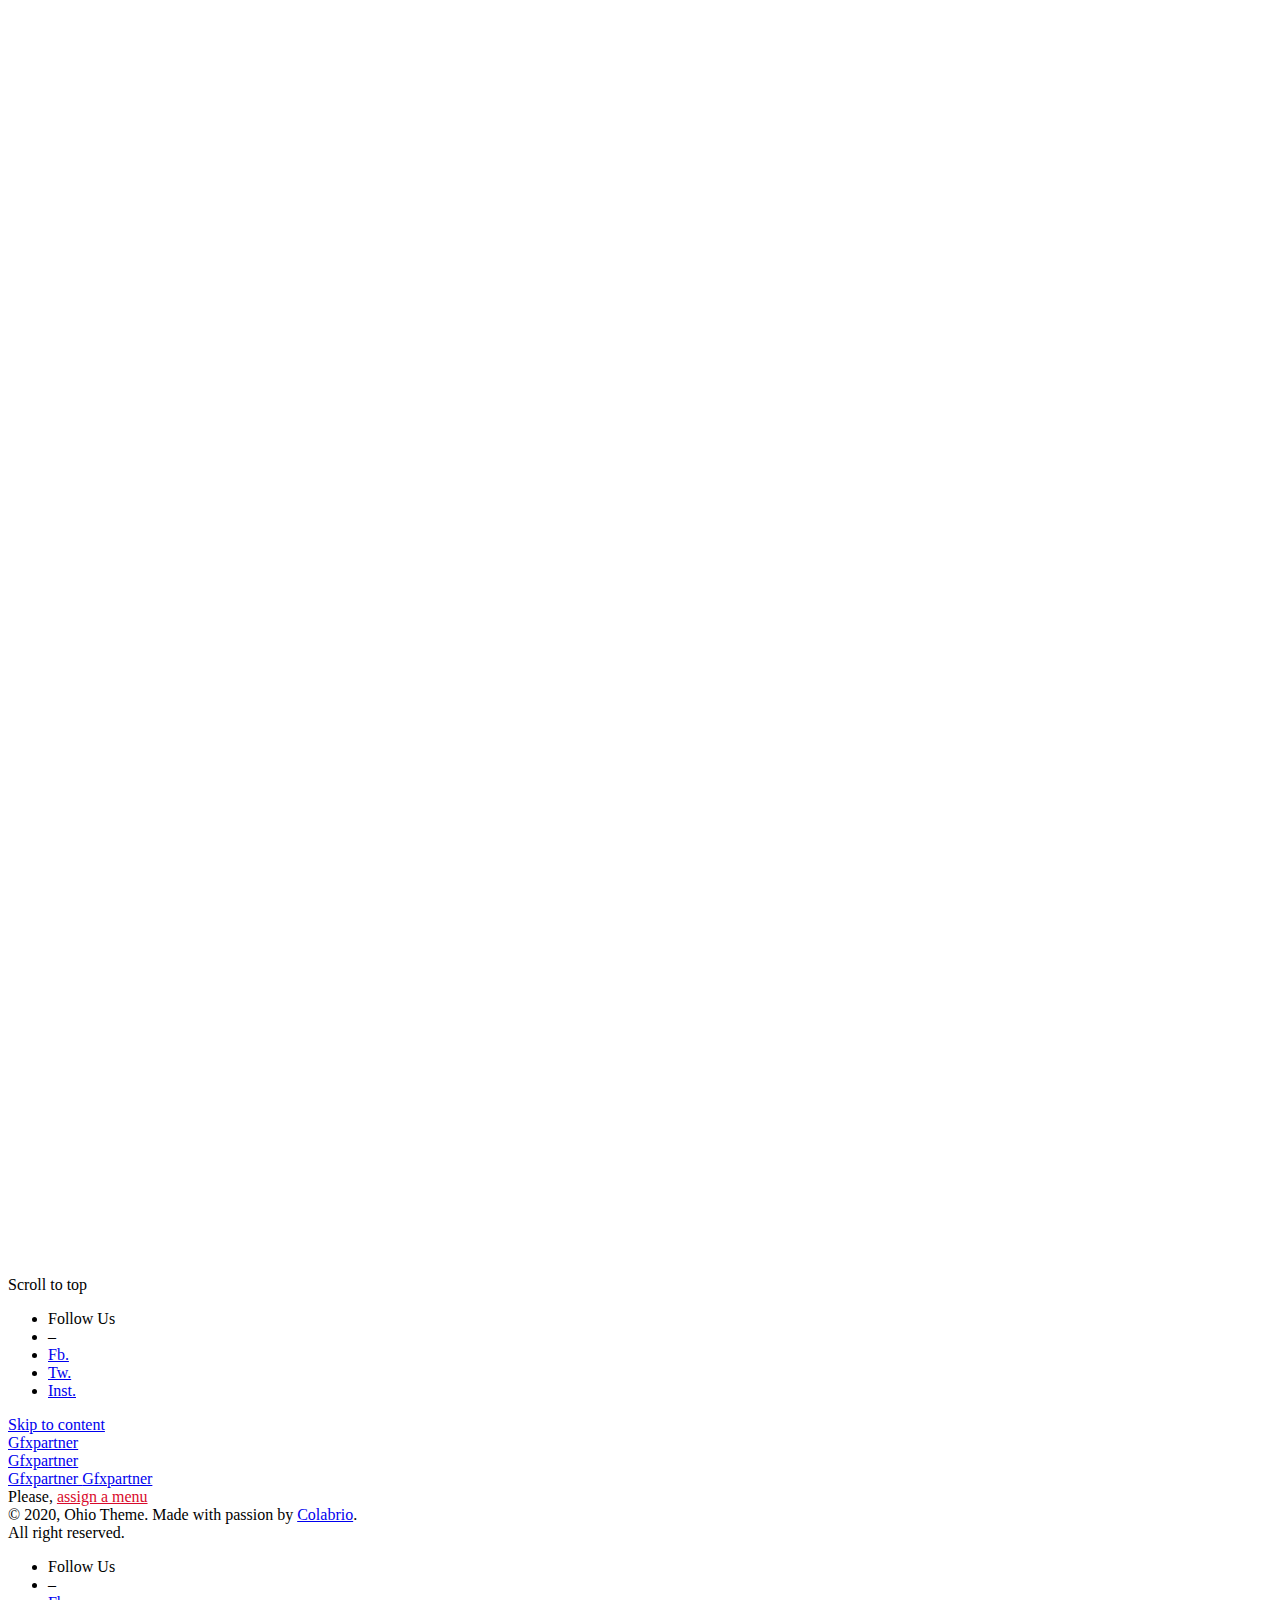
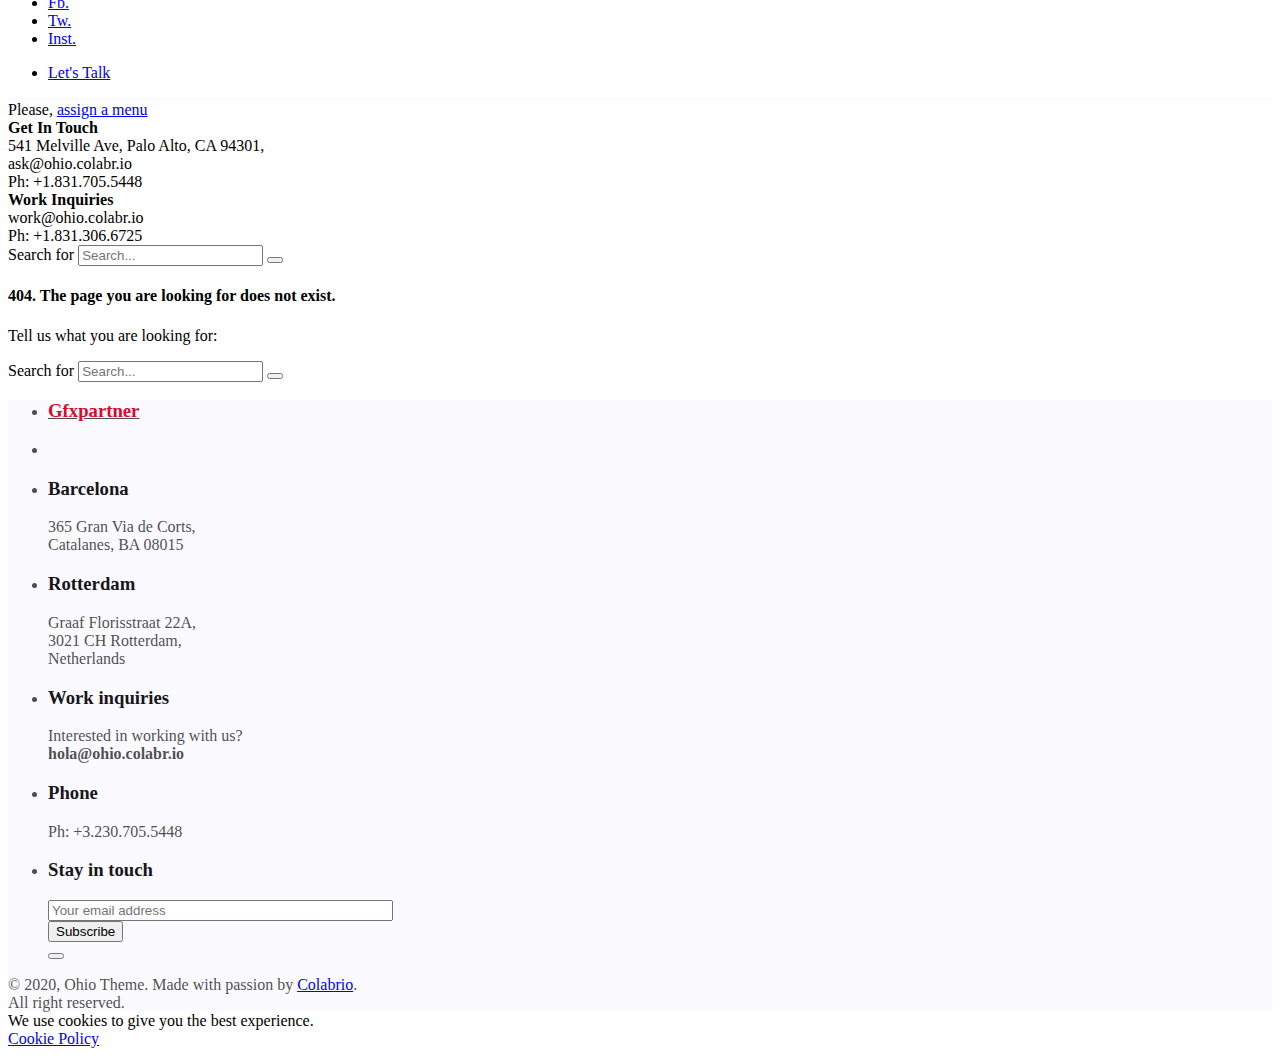
<file: assets/fonts/fa-regular-401.html>
<!DOCTYPE html>
<html lang="en-US">
<head>
	<meta charset="UTF-8">
	<meta name="viewport" content="width=device-width, initial-scale=1.0, maximum-scale=1, user-scalable=no">

	<title>Page not found &#8211; Gfxpartner</title>
<link rel='dns-prefetch' href='//s.w.org' />
<link rel="alternate" type="application/rss+xml" title="Gfxpartner &raquo; Feed" href="https://gfxpartner.com/feed/" />
<link rel="alternate" type="application/rss+xml" title="Gfxpartner &raquo; Comments Feed" href="https://gfxpartner.com/comments/feed/" />
		<script type="text/javascript">
			window._wpemojiSettings = {"baseUrl":"https:\/\/s.w.org\/images\/core\/emoji\/13.0.0\/72x72\/","ext":".png","svgUrl":"https:\/\/s.w.org\/images\/core\/emoji\/13.0.0\/svg\/","svgExt":".svg","source":{"concatemoji":"http:\/\/gfxpartner.com\/wp-includes\/js\/wp-emoji-release.min.js?ver=5.5.5"}};
			!function(e,a,t){var n,r,o,i=a.createElement("canvas"),p=i.getContext&&i.getContext("2d");function s(e,t){var a=String.fromCharCode;p.clearRect(0,0,i.width,i.height),p.fillText(a.apply(this,e),0,0);e=i.toDataURL();return p.clearRect(0,0,i.width,i.height),p.fillText(a.apply(this,t),0,0),e===i.toDataURL()}function c(e){var t=a.createElement("script");t.src=e,t.defer=t.type="text/javascript",a.getElementsByTagName("head")[0].appendChild(t)}for(o=Array("flag","emoji"),t.supports={everything:!0,everythingExceptFlag:!0},r=0;r<o.length;r++)t.supports[o[r]]=function(e){if(!p||!p.fillText)return!1;switch(p.textBaseline="top",p.font="600 32px Arial",e){case"flag":return s([127987,65039,8205,9895,65039],[127987,65039,8203,9895,65039])?!1:!s([55356,56826,55356,56819],[55356,56826,8203,55356,56819])&&!s([55356,57332,56128,56423,56128,56418,56128,56421,56128,56430,56128,56423,56128,56447],[55356,57332,8203,56128,56423,8203,56128,56418,8203,56128,56421,8203,56128,56430,8203,56128,56423,8203,56128,56447]);case"emoji":return!s([55357,56424,8205,55356,57212],[55357,56424,8203,55356,57212])}return!1}(o[r]),t.supports.everything=t.supports.everything&&t.supports[o[r]],"flag"!==o[r]&&(t.supports.everythingExceptFlag=t.supports.everythingExceptFlag&&t.supports[o[r]]);t.supports.everythingExceptFlag=t.supports.everythingExceptFlag&&!t.supports.flag,t.DOMReady=!1,t.readyCallback=function(){t.DOMReady=!0},t.supports.everything||(n=function(){t.readyCallback()},a.addEventListener?(a.addEventListener("DOMContentLoaded",n,!1),e.addEventListener("load",n,!1)):(e.attachEvent("onload",n),a.attachEvent("onreadystatechange",function(){"complete"===a.readyState&&t.readyCallback()})),(n=t.source||{}).concatemoji?c(n.concatemoji):n.wpemoji&&n.twemoji&&(c(n.twemoji),c(n.wpemoji)))}(window,document,window._wpemojiSettings);
		</script>
		<style type="text/css">
img.wp-smiley,
img.emoji {
	display: inline !important;
	border: none !important;
	box-shadow: none !important;
	height: 1em !important;
	width: 1em !important;
	margin: 0 .07em !important;
	vertical-align: -0.1em !important;
	background: none !important;
	padding: 0 !important;
}
</style>
	<link rel='stylesheet' id='sb_instagram_styles-css'  href='http://gfxpartner.com/wp-content/plugins/instagram-feed/css/sb-instagram-2-2.min.css?ver=2.4.6' type='text/css' media='all' />
<link rel='stylesheet' id='wp-block-library-css'  href='http://gfxpartner.com/wp-includes/css/dist/block-library/style.min.css?ver=5.5.5' type='text/css' media='all' />
<link rel='stylesheet' id='wp-block-library-theme-css'  href='http://gfxpartner.com/wp-includes/css/dist/block-library/theme.min.css?ver=5.5.5' type='text/css' media='all' />
<link rel='stylesheet' id='contact-form-7-css'  href='http://gfxpartner.com/wp-content/plugins/contact-form-7/includes/css/styles.css?ver=5.2.2' type='text/css' media='all' />
<link rel='stylesheet' id='rs-plugin-settings-css'  href='http://gfxpartner.com/wp-content/plugins/slider-revolution/public/assets/css/rs6.css?ver=6.2.23' type='text/css' media='all' />
<style id='rs-plugin-settings-inline-css' type='text/css'>
#rs-demo-id {}
</style>
<link rel='stylesheet' id='ohio-style-css'  href='http://gfxpartner.com/wp-content/themes/ohio/style.css?ver=1.0.1' type='text/css' media='all' />
<style id='ohio-style-inline-css' type='text/css'>
.site-header{border-bottom-style:solid;border-bottom-color:rgba(0,0,0,0.01) !important;}.site-header.header-fixed{border-bottom-style:solid;}.clb-page-headline::after{background-color:transparent;}.clb-subscribe-img{background-image:url('https://gfxpartner.com/wp-content/uploads/2019/11/oh__img9-768x768.jpg');background-size:cover;background-position:center center;background-repeat:no-repeat;}.site-footer{background-color:rgba(66,0,255,0.02);color:rgba(34,34,34,0.8);}.site-footer,.site-footer .widgets a,.site-footer .btn-flat{color:rgba(34,34,34,0.8);}.site-footer .widget-title{color:#17161a;}body{}{}h1,h2,h3,h4,h5,h6,.box-count,.font-titles,.fullscreen-nav .menu-link,.clb-hamburger-nav .menu .nav-item a,.site-header.mobile-header .main-nav .nav-item,.btn, .button, a.button, input[type="submit"], a.btn-link,.widget_shopping_cart_content .mini-cart-description .mini-cart-item-title > a,.woo-c_product_name > a:not(.woo-c_product_category),.socialbar.inline a,.vc_row .vc-bg-side-text,.counter-box-count{}.countdown-box .box-time .box-count,.chart-box-pie-content{}.countdown-box .box-time .box-count,.chart-box-pie-content{}.countdown-box .box-time .box-count,.chart-box-pie-content{}.portfolio-item-2 h4{}p.subtitle,.subtitle-font,.heading .subtitle,a.category{}span.category > a,div.category > a{}.contact-form.classic input::-webkit-input-placeholder,.contact-form.classic textarea::-webkit-input-placeholder,input.classic::-webkit-input-placeholder,input.classic::-moz-placeholder{}.contact-form.classic input::-moz-placeholder,.contact-form.classic textarea::-moz-placeholder{}input.classic:-ms-input-placeholder,.contact-form.classic input:-ms-input-placeholder,.contact-form.classic textarea:-ms-input-placeholder{}.brand-color,.brand-color-i,.brand-color-hover-i:hover,.brand-color-hover:hover,.has-brand-color-color,.is-style-outline .has-brand-color-color,a:hover,.blog-grid:hover h3 a,.portfolio-item.grid-2:hover h4.title,.fullscreen-nav li a:hover,.socialbar.inline a:hover,.gallery .expand .ion:hover,.close .ion:hover,.accordionItem_title:hover,.tab .tabNav_link:hover,.widget .socialbar a:hover,.social-bar .socialbar a:hover,.share-bar .links a:hover,.widget_shopping_cart_content .buttons a.button:first-child:hover,span.page-numbers.current,a.page-numbers:hover,.main-nav .nav-item.active-main-item > .menu-link,.comment-content a,.page-headline .subtitle b:before,nav.pagination li .page-numbers.active,#mega-menu-wrap > ul .sub-menu > li > a:hover,#mega-menu-wrap > ul .sub-sub-menu > li > a:hover,#mega-menu-wrap > ul > .current-menu-ancestor > a,#mega-menu-wrap > ul .sub-menu:not(.sub-menu-wide) .current-menu-ancestor > a,#mega-menu-wrap > ul .current-menu-item > a,#fullscreen-mega-menu-wrap > ul .current-menu-ancestor > a,#fullscreen-mega-menu-wrap > ul .current-menu-item > a,.woocommerce .woo-my-nav li.is-active a,.portfolio-sorting li a.active,.widget_nav_menu .current-menu-item > a,.widget_pages .current-menu-item > a,.portfolio-item-fullscreen .portfolio-details-date:before,.btn.btn-link:hover,.blog-grid-content .category-holder:after,.clb-page-headline .post-meta-estimate:before,.comments-area .comment-date-and-time:after,.post .entry-content a:not(.wp-block-button__link),.project-page-content .date:before,.pagination li .btn.active,.pagination li .btn.current,.pagination li .page-numbers.active,.pagination li .page-numbers.current,.category-holder:after,.clb-hamburger-nav .menu .nav-item:hover > a.menu-link .ion,.clb-hamburger-nav .menu .nav-item .visible > a.menu-link .ion,.clb-hamburger-nav .menu .nav-item.active > a.menu-link .ion,.clb-hamburger-nav .menu .sub-nav-item:hover > a.menu-link .ion,.clb-hamburger-nav .menu .sub-nav-item .visible > a.menu-link .ion,.clb-hamburger-nav .menu .sub-nav-item.active > a.menu-link .ion,.widgets a,.widgets a *:not(.fab),.pricing:hover .pricing_price_title,.btn-link:focus, a.btn-link:focus,.btn-link:active, a.btn-link:active,.pricing_list_item .ion{color:#d90a2c;}.brand-border-color,.brand-border-color-hover,.has-brand-color-background-color,.is-style-outline .has-brand-color-color,.wp-block-button__link:hover,.custom-cursor .circle-cursor--outer,.btn-brand, .btn:not(.btn-link):hover,.btn-brand:active, .btn:not(.btn-link):active,.btn-brand:focus, .btn:not(.btn-link):focus,a.button:hover,button.button:hover,.pricing:hover .btn.btn-brand{border-color:#d90a2c;}.brand-bg-color,.brand-bg-color-after,.brand-bg-color-before,.brand-bg-color-hover,.brand-bg-color-i,.brand-bg-color-hover-i,.btn-brand:not(.btn-outline),.has-brand-color-background-color,a.brand-bg-color,.wp-block-button__link:hover,.widget_price_filter .ui-slider-range,.widget_price_filter .ui-slider-handle:after,.main-nav .nav-item:before,.main-nav .nav-item.current-menu-item:before,.widget_calendar caption,.tag:hover,.page-headline .tags .tag,.radio input:checked + .input:after,.menu-list-details .tag,.custom-cursor .circle-cursor--inner,.custom-cursor .circle-cursor--inner.cursor-link-hover,.btn-round:before,.btn:not(.btn-link):hover,.btn:not(.btn-link):active,.btn:not(.btn-link):focus,button.button:not(.btn-link):hover,a.button:not(.btn-link):hover,.btn.btn-flat:hover,.btn.btn-flat:focus,.btn.btn-outline:hover,nav.pagination li .btn.active:hover,.tag:not(body):hover,.tag-cloud-link:hover,.pricing_price_time:hover,.pricing:hover .btn.btn-brand{background-color:#d90a2c;}.comments-container {background-color: rgba(66,0,255,0.035);}.comments-container {background-color: rgba(66,0,255,0.035);} @media screen and (min-width:1025px){.site-header .site-branding .logo img, .site-header .site-branding .mobile-logo img, .site-header .site-branding .fixed-mobile-logo img, .site-header .site-branding .for-onepage img{max-height:globalpx;}} @media screen and (min-width:769px) and (max-width:1024px){} @media screen and (max-width:768px){}
</style>
<script type='text/javascript' src='http://gfxpartner.com/wp-includes/js/jquery/jquery.js?ver=1.12.4-wp' id='jquery-core-js'></script>
<script type='text/javascript' src='http://gfxpartner.com/wp-content/plugins/slider-revolution/public/assets/js/rbtools.min.js?ver=6.2.23' id='tp-tools-js'></script>
<script type='text/javascript' src='http://gfxpartner.com/wp-content/plugins/slider-revolution/public/assets/js/rs6.min.js?ver=6.2.23' id='revmin-js'></script>
<link rel="EditURI" type="application/rsd+xml" title="RSD" href="https://gfxpartner.com/xmlrpc.php?rsd" />
<link rel="wlwmanifest" type="application/wlwmanifest+xml" href="http://gfxpartner.com/wp-includes/wlwmanifest.xml" /> 
<meta name="generator" content="WordPress 5.5.5" />
<style type="text/css">.recentcomments a{display:inline !important;padding:0 !important;margin:0 !important;}</style><meta name="generator" content="Powered by WPBakery Page Builder - drag and drop page builder for WordPress."/>
<meta name="generator" content="Powered by Slider Revolution 6.2.23 - responsive, Mobile-Friendly Slider Plugin for WordPress with comfortable drag and drop interface." />
<script type="text/javascript">function setREVStartSize(e){
			//window.requestAnimationFrame(function() {				 
				window.RSIW = window.RSIW===undefined ? window.innerWidth : window.RSIW;	
				window.RSIH = window.RSIH===undefined ? window.innerHeight : window.RSIH;	
				try {								
					var pw = document.getElementById(e.c).parentNode.offsetWidth,
						newh;
					pw = pw===0 || isNaN(pw) ? window.RSIW : pw;
					e.tabw = e.tabw===undefined ? 0 : parseInt(e.tabw);
					e.thumbw = e.thumbw===undefined ? 0 : parseInt(e.thumbw);
					e.tabh = e.tabh===undefined ? 0 : parseInt(e.tabh);
					e.thumbh = e.thumbh===undefined ? 0 : parseInt(e.thumbh);
					e.tabhide = e.tabhide===undefined ? 0 : parseInt(e.tabhide);
					e.thumbhide = e.thumbhide===undefined ? 0 : parseInt(e.thumbhide);
					e.mh = e.mh===undefined || e.mh=="" || e.mh==="auto" ? 0 : parseInt(e.mh,0);		
					if(e.layout==="fullscreen" || e.l==="fullscreen") 						
						newh = Math.max(e.mh,window.RSIH);					
					else{					
						e.gw = Array.isArray(e.gw) ? e.gw : [e.gw];
						for (var i in e.rl) if (e.gw[i]===undefined || e.gw[i]===0) e.gw[i] = e.gw[i-1];					
						e.gh = e.el===undefined || e.el==="" || (Array.isArray(e.el) && e.el.length==0)? e.gh : e.el;
						e.gh = Array.isArray(e.gh) ? e.gh : [e.gh];
						for (var i in e.rl) if (e.gh[i]===undefined || e.gh[i]===0) e.gh[i] = e.gh[i-1];
											
						var nl = new Array(e.rl.length),
							ix = 0,						
							sl;					
						e.tabw = e.tabhide>=pw ? 0 : e.tabw;
						e.thumbw = e.thumbhide>=pw ? 0 : e.thumbw;
						e.tabh = e.tabhide>=pw ? 0 : e.tabh;
						e.thumbh = e.thumbhide>=pw ? 0 : e.thumbh;					
						for (var i in e.rl) nl[i] = e.rl[i]<window.RSIW ? 0 : e.rl[i];
						sl = nl[0];									
						for (var i in nl) if (sl>nl[i] && nl[i]>0) { sl = nl[i]; ix=i;}															
						var m = pw>(e.gw[ix]+e.tabw+e.thumbw) ? 1 : (pw-(e.tabw+e.thumbw)) / (e.gw[ix]);					
						newh =  (e.gh[ix] * m) + (e.tabh + e.thumbh);
					}				
					if(window.rs_init_css===undefined) window.rs_init_css = document.head.appendChild(document.createElement("style"));					
					document.getElementById(e.c).height = newh+"px";
					window.rs_init_css.innerHTML += "#"+e.c+"_wrapper { height: "+newh+"px }";				
				} catch(e){
					console.log("Failure at Presize of Slider:" + e)
				}					   
			//});
		  };</script>
<noscript><style> .wpb_animate_when_almost_visible { opacity: 1; }</style></noscript></head>
<body class="error404 wp-embed-responsive hfeed ohio-theme-1-0-0 with-header-3 with-spacer custom-cursor wpb-js-composer js-comp-ver-6.4.0 vc_responsive">
	
<div class="page-preloader hide" id="page-preloader">
		<svg class="spinner" viewBox="0 0 50 50">
  							<circle class="path" cx="25" cy="25" r="20" fill="none" stroke-width="4"></circle>
						</svg></div>	     

	<a class="clb-scroll-top vc_hidden-xs" id="clb-scroll-top">
	<div class="clb-scroll-top-bar">
		<div class="scroll-track"></div>
	</div>
	<div class="clb-scroll-top-holder font-titles">
		Scroll to top	</div>
</a>	
    <div class="clb-social">
        <ul class="clb-social-holder font-titles "> 
            <li class="clb-social-holder-follow">Follow Us</li>
            <li class="clb-social-holder-dash">&ndash;</li>
                                                    <li><a target="_blank" href=" https://www.facebook.com/colabrio/" class="facebook">Fb.</a></li>
                                                                            <li><a target="_blank" href=" https://www.facebook.com/colabrio/" class="twitter">Tw.</a></li>
                                                                            <li><a target="_blank" href=" https://www.facebook.com/colabrio/" class="instagram">Inst.</a></li>
                                            </ul>
    </div>
	<div class="circle-cursor circle-cursor--outer"></div>
	<div class="circle-cursor circle-cursor--inner"></div>
	<div id="page" class="site">
		<a class="skip-link screen-reader-text" href="#main">Skip to content</a>
		
		

		
<header id="masthead" class="site-header header-3 both-types"
 data-header-fixed="true" data-fixed-initial-offset="150">
	<div class="header-wrap">
		<div class="header-wrap-inner">
			<div class="left-part">
									<div class="desktop-hamburger">
						
<!-- Fullscreen -->
<div class="clb-hamburger btn-round btn-round-light dark-mode-reset" tabindex="1">
	<i class="ion">
		<a href="#" class="clb-hamburger-holder" aria-controls="site-navigation" aria-expanded="false">
			<span class="_shape"></span>
			<span class="_shape"></span>
		</a>	
	</i>
</div>					</div>
													<div class="mobile-hamburger">
						
<!-- Fullscreen -->
<div class="clb-hamburger btn-round btn-round-light dark-mode-reset" tabindex="1">
	<i class="ion">
		<a href="#" class="clb-hamburger-holder" aria-controls="site-navigation" aria-expanded="false">
			<span class="_shape"></span>
			<span class="_shape"></span>
		</a>	
	</i>
</div>					</div>
				
	        	
<div class="site-branding">
	<a class="site-title font-titles" href="https://gfxpartner.com/" rel="home">
		<div class="logo">
							Gfxpartner					</div>
		<div class="fixed-logo">
							Gfxpartner					</div>
						<div class="for-onepage">
			<span class="dark hidden">
									Gfxpartner							</span>
			<span class="light hidden">
									Gfxpartner							</span>
		</div>
	</a>
</div>	
			</div>

	        <div class="right-part right">
	            
<nav id="site-navigation" class="main-nav with-counters">

    <!-- Mobile overlay -->
    <div class="mbl-overlay menu-mbl-overlay">
        <div class="mbl-overlay-bg"></div>

        <!-- Close bar -->
        <div class="close-bar text-left">
            <div class="btn-round btn-round-light clb-close" tabindex="0">
                <i class="ion ion-md-close"></i>
            </div>

            <!-- Search -->
            
	<a class="search-global btn-round btn-round-light fixed btn-round-light" tabindex="1" data-nav-search="true">
		<i class="icon ion ion-md-search brand-color-hover-i"></i>
	</a>
        </div>
        <div class="mbl-overlay-container">

            <!-- Navigation -->
            <div id="mega-menu-wrap" class="main-nav-container">

                <span class="menu-blank">Please, <a class="brand-color" target="_blank" href="https://gfxpartner.com/wp-admin/nav-menus.php"> assign a menu </a></span>            </div>

            <!-- Copyright -->
            <div class="copyright">
                © 2020, Ohio Theme. Made with passion by <a href="http://clbthemes.com" target="_blank">Colabrio</a>.                <br>
                All right reserved.            </div>
            
            
            
            <!-- Social links -->
                    </div>

        <!-- Mobile social icons -->
        
    <div class="clb-social">
        <ul class="clb-social-holder font-titles "> 
            <li class="clb-social-holder-follow">Follow Us</li>
            <li class="clb-social-holder-dash">&ndash;</li>
                                                    <li><a target="_blank" href=" https://www.facebook.com/colabrio/" class="facebook">Fb.</a></li>
                                                                            <li><a target="_blank" href=" https://www.facebook.com/colabrio/" class="twitter">Tw.</a></li>
                                                                            <li><a target="_blank" href=" https://www.facebook.com/colabrio/" class="instagram">Inst.</a></li>
                                            </ul>
    </div>
    </div>
</nav>
	            
	            

<ul class="menu-optional">
	<li class="btn-optional-holder">
			<a href="/contact-us-ver4/" class="btn btn-small btn-optional">
		Let&#039;s Talk	</a>
	</li>
		</ul>
	            
								
	            <div class="close-menu"></div>
	        </div>
	    </div>
	</div>
</header>


<div class="clb-popup clb-hamburger-nav">
    <div class="close-bar text-left">
        <div class="btn-round clb-close" tabindex="0">
            <i class="ion ion-md-close"></i>
        </div>
    </div>
    <div class="clb-hamburger-nav-holder">
        <span class="menu-blank">Please, <a target="_blank" href="https://gfxpartner.com/wp-admin/nav-menus.php">assign a menu</a></span>    </div>
    <div class="clb-hamburger-nav-details">
                    <div class="hamburger-nav-info">
                                    <div class="hamburger-nav-info-item">
                        <b>Get In Touch</b><br> 541 Melville Ave, Palo Alto, CA 94301,<br> ask@ohio.colabr.io<br> Ph: +1.831.705.5448                    </div>
                                    <div class="hamburger-nav-info-item">
                        <b>Work Inquiries</b><br> work@ohio.colabr.io<br> Ph: +1.831.306.6725                    </div>
                  
            </div>
                <div class="hamburger-nav-info">
                            <div class="hamburger-nav-info-item">
                    <div class="socialbar small outline inverse">
                        <a href="https://www.facebook.com/colabrio/" class="facebook"><i class="fab fa-facebook-f"></i></a><a href="https://www.facebook.com/colabrio/" class="twitter"><i class="fab fa-twitter"></i></a><a href="https://www.facebook.com/colabrio/" class="instagram"><i class="fab fa-instagram"></i></a>                    </div>
                </div>
                        
                    </div>
    </div>
</div>
				<div class="clb-popup clb-search-popup">
			<div class="close-bar">
				<div class="btn-round clb-close" tabindex="0">
					<i class="ion ion-md-close"></i>
				</div>
			</div>
            <div class="search-holder">
	            <form role="search" class="search search-form" action="https://gfxpartner.com/" method="GET">
	<label>
		<span class="screen-reader-text">Search for</span>
		<input autocomplete="off" type="text" class="search-field" name="s" placeholder="Search..." value="">
	</label>
	<button type="submit" class="search search-submit">
		<i class="ion ion-md-search"></i>
	</button>
</form>            </div>
		</div>
		
		
		<div id="content" class="site-content" data-mobile-menu-resolution="768">
						<div class="header-cap header-2"></div>
			
<div class="clb-blank">
	<div class="clb-blank-image">
		<i class="ion ion-md-copy"></i>
	</div>
	<h4 class="clb-blank-headline">
		404. The page you are looking for does not exist.	</h4>
	<p class="clb-blank-details">
		Tell us what you are looking for:
	</p>
	<div class="clb-blank-search">
		<form role="search" class="search search-form" action="https://gfxpartner.com/" method="GET">
	<label>
		<span class="screen-reader-text">Search for</span>
		<input autocomplete="off" type="text" class="search-field" name="s" placeholder="Search..." value="">
	</label>
	<button type="submit" class="search search-submit">
		<i class="ion ion-md-search"></i>
	</button>
</form>	
	</div>
</div>

		</div>
		<footer id="colophon" class="site-footer clb__light_section">
		<div class="page-container">
		<div class="widgets vc_row">
							<div class="vc_col-lg-3 vc_col-sm-6 widgets-column">
					<ul><li id="ohio_widget_logo-1" class="widget widget_ohio_widget_logo">				<div class="theme-logo ">
					<a href="https://gfxpartner.com/">
											<h3 class="title text-left">Gfxpartner</h3>
										</a>
				</div>
			</li>
<li id="custom_html-2" class="widget_text widget widget_custom_html"><div class="textwidget custom-html-widget"></div></li>
</ul>
				</div>
			
							<div class="vc_col-lg-3 vc_col-sm-6 widgets-column">
					<ul><li id="custom_html-3" class="widget_text widget widget_custom_html"><h3 class="title widget-title">Barcelona</h3><div class="textwidget custom-html-widget">365 Gran Via de Corts,
<br class="vc_hidden-xs">
Catalanes, BA 08015</div></li>
<li id="custom_html-4" class="widget_text widget widget_custom_html"><h3 class="title widget-title">Rotterdam</h3><div class="textwidget custom-html-widget">Graaf Florisstraat 22A,<br class="vc_hidden-xs">
3021 CH Rotterdam,<br class="vc_hidden-xs">
Netherlands</div></li>
</ul>
				</div>
			
							<div class="vc_col-lg-3 vc_col-sm-6 widgets-column">
					<ul><li id="custom_html-5" class="widget_text widget widget_custom_html"><h3 class="title widget-title">Work inquiries</h3><div class="textwidget custom-html-widget">Interested in working with us?<br class="vc_hidden-xs">
<b>hola@ohio.colabr.io</b></div></li>
<li id="custom_html-6" class="widget_text widget widget_custom_html"><h3 class="title widget-title">Phone</h3><div class="textwidget custom-html-widget">Ph: +3.230.705.5448</div></li>
</ul>
				</div>
			
							<div class="vc_col-lg-3 vc_col-sm-6 widgets-column">
					<ul><li id="ohio_widget_subscribe-1" class="widget widget_ohio_widget_subscribe"><h3 class="title widget-title">Stay in touch</h3>
		<div class="subscribe-widget contact-form">

			
			
							<div role="form" class="wpcf7" id="wpcf7-f28-o1" lang="en-US" dir="ltr">
<div class="screen-reader-response" role="alert" aria-live="polite"></div>
<form action="/Crypten/assets/dark/assets/fonts/fa-regular-400.svg#wpcf7-f28-o1" method="post" class="wpcf7-form init mailchimp-ext-0.5.39" novalidate="novalidate">
<div style="display: none;">
<input type="hidden" name="_wpcf7" value="28" />
<input type="hidden" name="_wpcf7_version" value="5.2.2" />
<input type="hidden" name="_wpcf7_locale" value="en_US" />
<input type="hidden" name="_wpcf7_unit_tag" value="wpcf7-f28-o1" />
<input type="hidden" name="_wpcf7_container_post" value="0" />
<input type="hidden" name="_wpcf7_posted_data_hash" value="" />
</div>
<div class="subscribe-form">
   <span class="wpcf7-form-control-wrap your-email"><input type="email" name="your-email" value="" size="40" class="wpcf7-form-control wpcf7-text wpcf7-email wpcf7-validates-as-required wpcf7-validates-as-email" aria-required="true" aria-invalid="false" placeholder="Your email address" /></span><br />
   <input type="submit" value="Subscribe" class="wpcf7-form-control wpcf7-submit" />
</div>
<div class="wpcf7-response-output" role="alert" aria-hidden="true"></div><p style="display: none !important"><span class="wpcf7-form-control-wrap referer-page"><input type="hidden" name="referer-page" value="http://gfxpartner.com/Crypten/assets/dark/assets/css/all.css" data-value="http://gfxpartner.com/Crypten/assets/dark/assets/css/all.css" class="wpcf7-form-control wpcf7-text referer-page" aria-invalid="false"></span></p>
<!-- Chimpmail extension by Renzo Johnson --></form></div>                <div class="hidden" data-contact-btn="true">
                    <button class="btn btn-flat">
                        <span class="btn-load"></span>
                        <span class="text"></span>
                    </button>
                </div>
			
		</div>

	   </li>
</ul>
				</div>
					</div>
	</div>
				<div class="site-info ">
			<div class="page-container">
				<div class="vc_row">
					<div class="vc_col-md-12">
						<div class="site-info-holder">
															<div class="left">
									© 2020, Ohio Theme. Made with passion by <a href="http://clbthemes.com" target="_blank">Colabrio</a>.								</div>
								<div class="right">
									All right reserved.								</div>
													</div>
					</div>
				</div>
			</div>
		</div>
	</footer>
	</div>

	<div class="page-container">
	<div class="notification-bar active">
		<div class="notification">
			<div class="notification-text" >
				We use cookies to give you the best experience.
									<div class="notification-link">
						<a href="#">
							Cookie Policy						</a>
					</div>
							</div>

					</div>
		
		<div class="btn-round btn-round-small btn-round-light clb-close clb-notification-close dark-mode-reset" tabindex="0">
            <i class="ion ion-md-close"></i>
        </div>
	</div>
</div>

	
	
	<div class="clb-popup container-loading custom-popup">
		<div class="close-bar">
			<div class="btn-round clb-close" tabindex="0">
				<i class="ion ion-md-close"></i>
			</div>
		</div>
		<div class="clb-popup-holder">
			
		</div>
	</div>

	
			
	<a class="search-global btn-round btn-round-light fixed btn-round-light" tabindex="1" data-nav-search="true">
		<i class="icon ion ion-md-search brand-color-hover-i"></i>
	</a>
	
	<style type="text/css"></style><!-- Instagram Feed JS -->
<script type="text/javascript">
var sbiajaxurl = "https://gfxpartner.com/wp-admin/admin-ajax.php";
</script>
<link rel='stylesheet' id='ionicons-css'  href='http://gfxpartner.com/wp-content/themes/ohio/assets/fonts/ionicons/css/ionicons.min.css?ver=5.5.5' type='text/css' media='all' />
<link rel='stylesheet' id='fontawesome-font-css'  href='http://gfxpartner.com/wp-content/themes/ohio/assets/fonts/fa/css/fontawesome.min.css?ver=5.5.5' type='text/css' media='all' />
<script type='text/javascript' id='contact-form-7-js-extra'>
/* <![CDATA[ */
var wpcf7 = {"apiSettings":{"root":"https:\/\/gfxpartner.com\/wp-json\/contact-form-7\/v1","namespace":"contact-form-7\/v1"}};
/* ]]> */
</script>
<script type='text/javascript' src='http://gfxpartner.com/wp-content/plugins/contact-form-7/includes/js/scripts.js?ver=5.2.2' id='contact-form-7-js'></script>
<script type='text/javascript' src='http://gfxpartner.com/wp-includes/js/wp-embed.min.js?ver=5.5.5' id='wp-embed-js'></script>
<script type='text/javascript' src='http://gfxpartner.com/wp-includes/js/imagesloaded.min.js?ver=4.1.4' id='imagesloaded-js'></script>
<script type='text/javascript' src='http://gfxpartner.com/wp-includes/js/masonry.min.js?ver=4.2.2' id='masonry-js'></script>
<script type='text/javascript' src='http://gfxpartner.com/wp-includes/js/jquery/jquery.masonry.min.js?ver=3.1.2b' id='jquery-masonry-js'></script>
<script type='text/javascript' src='http://gfxpartner.com/wp-content/themes/ohio/assets/js/libs/jquery.clb-slider.js?ver=5.5.5' id='ohio-slider-js'></script>
<script type='text/javascript' src='http://gfxpartner.com/wp-content/themes/ohio/assets/js/libs/jquery.mega-menu.min.js?ver=5.5.5' id='jquery-mega-menu-js'></script>
<script type='text/javascript' id='ohio-main-js-extra'>
/* <![CDATA[ */
var ohioVariables = {"url":"https:\/\/gfxpartner.com\/wp-admin\/admin-ajax.php","view_cart":"View Cart","add_to_cart_message":"has been added to the cart","subscribe_popup_enable":"1","subscribe_popup_type":"time","subscribe_popup_var":"5","notification_enable":"1","notification_expires":"1"};
/* ]]> */
</script>
<script type='text/javascript' src='http://gfxpartner.com/wp-content/themes/ohio/assets/js/main.js?ver=5.5.5' id='ohio-main-js'></script>
	</body>
</html>
</file>
<file: assets/css/nice-select.css>
.nice-select {
  -webkit-tap-highlight-color: transparent;
  background-color: #fff;
  border-radius: 5px;
  border: solid 1px #e8e8e8;
  box-sizing: border-box;
  clear: both;
  cursor: pointer;
  display: block;
  float: left;
  font-family: inherit;
  font-size: 14px;
  font-weight: normal;
  height: 42px;
  line-height: 40px;
  outline: none;
  padding-left: 18px;
  padding-right: 30px;
  position: relative;
  text-align: left !important;
  -webkit-transition: all 0.2s ease-in-out;
  transition: all 0.2s ease-in-out;
  -webkit-user-select: none;
     -moz-user-select: none;
      -ms-user-select: none;
          user-select: none;
  white-space: nowrap;
  width: auto; }
  .nice-select:hover {
    border-color: #dbdbdb; }
  .nice-select:active, .nice-select.open, .nice-select:focus {
    border-color: #999; }
  .nice-select:after {
    border-bottom: 2px solid #999;
    border-right: 2px solid #999;
    content: '';
    display: block;
    height: 5px;
    margin-top: -4px;
    pointer-events: none;
    position: absolute;
    right: 12px;
    top: 50%;
    -webkit-transform-origin: 66% 66%;
        -ms-transform-origin: 66% 66%;
            transform-origin: 66% 66%;
    -webkit-transform: rotate(45deg);
        -ms-transform: rotate(45deg);
            transform: rotate(45deg);
    -webkit-transition: all 0.15s ease-in-out;
    transition: all 0.15s ease-in-out;
    width: 5px; }
  .nice-select.open:after {
    -webkit-transform: rotate(-135deg);
        -ms-transform: rotate(-135deg);
            transform: rotate(-135deg); }
  .nice-select.open .list {
    opacity: 1;
    pointer-events: auto;
    -webkit-transform: scale(1) translateY(0);
        -ms-transform: scale(1) translateY(0);
            transform: scale(1) translateY(0); }
  .nice-select.disabled {
    border-color: #ededed;
    color: #999;
    pointer-events: none; }
    .nice-select.disabled:after {
      border-color: #cccccc; }
  .nice-select.wide {
    width: 100%; }
    .nice-select.wide .list {
      left: 0 !important;
      right: 0 !important; }
  .nice-select.right {
    float: right; }
    .nice-select.right .list {
      left: auto;
      right: 0; }
  .nice-select.small {
    font-size: 12px;
    height: 36px;
    line-height: 34px; }
    .nice-select.small:after {
      height: 4px;
      width: 4px; }
    .nice-select.small .option {
      line-height: 34px;
      min-height: 34px; }
  .nice-select .list {
    background-color: #fff;
    border-radius: 5px;
    box-shadow: 0 0 0 1px rgba(68, 68, 68, 0.11);
    box-sizing: border-box;
    margin-top: 4px;
    opacity: 0;
    overflow: hidden;
    padding: 0;
    pointer-events: none;
    position: absolute;
    top: 100%;
    left: 0;
    -webkit-transform-origin: 50% 0;
        -ms-transform-origin: 50% 0;
            transform-origin: 50% 0;
    -webkit-transform: scale(0.75) translateY(-21px);
        -ms-transform: scale(0.75) translateY(-21px);
            transform: scale(0.75) translateY(-21px);
    -webkit-transition: all 0.2s cubic-bezier(0.5, 0, 0, 1.25), opacity 0.15s ease-out;
    transition: all 0.2s cubic-bezier(0.5, 0, 0, 1.25), opacity 0.15s ease-out;
    z-index: 9; }
    .nice-select .list:hover .option:not(:hover) {
      background-color: transparent !important; }
  .nice-select .option {
    cursor: pointer;
    font-weight: 400;
    line-height: 40px;
    list-style: none;
    min-height: 40px;
    outline: none;
    padding-left: 18px;
    padding-right: 29px;
    text-align: left;
    -webkit-transition: all 0.2s;
    transition: all 0.2s; }
    .nice-select .option:hover, .nice-select .option.focus, .nice-select .option.selected.focus {
      background-color: #f6f6f6; }
    .nice-select .option.selected {
      font-weight: bold; }
    .nice-select .option.disabled {
      background-color: transparent;
      color: #999;
      cursor: default; }

.no-csspointerevents .nice-select .list {
  display: none; }

.no-csspointerevents .nice-select.open .list {
  display: block; }
</file>
<file: assets/css/default.css>
/* Deafult Margin & Padding */
/*-- Margin Top --*/
.mt-5 {
	margin-top: 5px;
}
.mt-10 {
	margin-top: 10px;
}
.mt-15 {
	margin-top: 15px;
}
.mt-20 {
	margin-top: 20px;
}
.mt-25 {
	margin-top: 25px;
}
.mt-30 {
	margin-top: 30px;
}
.mt-35 {
	margin-top: 35px;
}
.mt-40 {
	margin-top: 40px;
}
.mt-45 {
	margin-top: 45px;
}
.mt-50 {
	margin-top: 50px;
}
.mt-55 {
	margin-top: 55px;
}
.mt-60 {
	margin-top: 60px;
}
.mt-65 {
	margin-top: 65px;
}
.mt-70 {
	margin-top: 70px;
}
.mt-75 {
	margin-top: 75px;
}
.mt-80 {
	margin-top: 80px;
}
.mt-85 {
	margin-top: 85px;
}
.mt-90 {
	margin-top: 90px;
}
.mt-95 {
	margin-top: 95px;
}
.mt-100 {
	margin-top: 100px;
}
.mt-105 {
	margin-top: 105px;
}
.mt-110 {
	margin-top: 110px;
}
.mt-115 {
	margin-top: 115px;
}
.mt-120 {
	margin-top: 120px;
}
.mt-125 {
	margin-top: 125px;
}
.mt-130 {
	margin-top: 130px;
}
.mt-135 {
	margin-top: 135px;
}
.mt-140 {
	margin-top: 140px;
}
.mt-145 {
	margin-top: 145px;
}
.mt-150 {
	margin-top: 150px;
}
.mt-155 {
	margin-top: 155px;
}
.mt-160 {
	margin-top: 160px;
}
.mt-165 {
	margin-top: 165px;
}
.mt-170 {
	margin-top: 170px;
}
.mt-175 {
	margin-top: 175px;
}
.mt-180 {
	margin-top: 180px;
}
.mt-185 {
	margin-top: 185px;
}
.mt-190 {
	margin-top: 190px;
}
.mt-195 {
	margin-top: 195px;
}
.mt-200 {
	margin-top: 200px;
}
/*-- Margin Bottom --*/

.mb-5 {
	margin-bottom: 5px;
}
.mb-10 {
	margin-bottom: 10px;
}
.mb-15 {
	margin-bottom: 15px;
}
.mb-20 {
	margin-bottom: 20px;
}
.mb-25 {
	margin-bottom: 25px;
}
.mb-30 {
	margin-bottom: 30px;
}
.mb-35 {
	margin-bottom: 35px;
}
.mb-40 {
	margin-bottom: 40px;
}
.mb-45 {
	margin-bottom: 45px;
}
.mb-50 {
	margin-bottom: 50px;
}
.mb-55 {
	margin-bottom: 55px;
}
.mb-60 {
	margin-bottom: 60px;
}
.mb-65 {
	margin-bottom: 65px;
}
.mb-70 {
	margin-bottom: 70px;
}
.mb-75 {
	margin-bottom: 75px;
}
.mb-80 {
	margin-bottom: 80px;
}
.mb-85 {
	margin-bottom: 85px;
}
.mb-90 {
	margin-bottom: 90px;
}
.mb-95 {
	margin-bottom: 95px;
}
.mb-100 {
	margin-bottom: 100px;
}
.mb-105 {
	margin-bottom: 105px;
}
.mb-110 {
	margin-bottom: 110px;
}
.mb-115 {
	margin-bottom: 115px;
}
.mb-120 {
	margin-bottom: 120px;
}
.mb-125 {
	margin-bottom: 125px;
}
.mb-130 {
	margin-bottom: 130px;
}
.mb-135 {
	margin-bottom: 135px;
}
.mb-140 {
	margin-bottom: 140px;
}
.mb-145 {
	margin-bottom: 145px;
}
.mb-150 {
	margin-bottom: 150px;
}
.mb-155 {
	margin-bottom: 155px;
}
.mb-160 {
	margin-bottom: 160px;
}
.mb-165 {
	margin-bottom: 165px;
}
.mb-170 {
	margin-bottom: 170px;
}
.mb-175 {
	margin-bottom: 175px;
}
.mb-180 {
	margin-bottom: 180px;
}
.mb-185 {
	margin-bottom: 185px;
}
.mb-190 {
	margin-bottom: 190px;
}
.mb-195 {
	margin-bottom: 195px;
}
.mb-200 {
	margin-bottom: 200px;
}
/*-- margin left --*/
.ml-5 {
	margin-left: 5px;
}
.ml-10 {
	margin-left: 10px;
}
.ml-15 {
	margin-left: 15px;
}
.ml-20 {
	margin-left: 20px;
}
.ml-25 {
	margin-left: 25px;
}
.ml-30 {
	margin-left: 30px;
}
.ml-35 {
	margin-left: 35px;
}
.ml-40 {
	margin-left: 40px;
}
.ml-45 {
	margin-left: 45px;
}
.ml-50 {
	margin-left: 50px;
}
.ml-55 {
	margin-left: 55px;
}
.ml-60 {
	margin-left: 60px;
}
.ml-65 {
	margin-left: 65px;
}
.ml-70 {
	margin-left: 70px;
}
.ml-75 {
	margin-left: 75px;
}
.ml-80 {
	margin-left: 80px;
}
.ml-85 {
	margin-left: 85px;
}
.ml-90 {
	margin-left: 90px;
}
.ml-95 {
	margin-left: 95px;
}
.ml-100 {
	margin-left: 100px;
}
.ml-105 {
	margin-left: 105px;
}
.ml-110 {
	margin-left: 110px;
}
.ml-115 {
	margin-left: 115px;
}
.ml-120 {
	margin-left: 120px;
}
.ml-125 {
	margin-left: 125px;
}
.ml-130 {
	margin-left: 130px;
}
.ml-135 {
	margin-left: 135px;
}
.ml-140 {
	margin-left: 140px;
}
.ml-145 {
	margin-left: 145px;
}
.ml-150 {
	margin-left: 150px;
}
.ml-155 {
	margin-left: 155px;
}
.ml-160 {
	margin-left: 160px;
}
.ml-165 {
	margin-left: 165px;
}
.ml-170 {
	margin-left: 170px;
}
.ml-175 {
	margin-left: 175px;
}
.ml-180 {
	margin-left: 180px;
}
.ml-185 {
	margin-left: 185px;
}
.ml-190 {
	margin-left: 190px;
}
.ml-195 {
	margin-left: 195px;
}
.ml-200 {
	margin-left: 200px;
}
/*-- margin right --*/
.mr-5 {
	margin-right: 5px;
}
.mr-10 {
	margin-right: 10px;
}
.mr-15 {
	margin-right: 15px;
}
.mr-20 {
	margin-right: 20px;
}
.mr-25 {
	margin-right: 25px;
}
.mr-30 {
	margin-right: 30px;
}
.mr-35 {
	margin-right: 35px;
}
.mr-40 {
	margin-right: 40px;
}
.mr-45 {
	margin-right: 45px;
}
.mr-50 {
	margin-right: 50px;
}
.mr-55 {
	margin-right: 55px;
}
.mr-60 {
	margin-right: 60px;
}
.mr-65 {
	margin-right: 65px;
}
.mr-70 {
	margin-right: 70px;
}
.mr-75 {
	margin-right: 75px;
}
.mr-80 {
	margin-right: 80px;
}
.mr-85 {
	margin-right: 85px;
}
.mr-90 {
	margin-right: 90px;
}
.mr-95 {
	margin-right: 95px;
}
.mr-100 {
	margin-right: 100px;
}
.mr-105 {
	margin-right: 105px;
}
.mr-110 {
	margin-right: 110px;
}
.mr-115 {
	margin-right: 115px;
}
.mr-120 {
	margin-right: 120px;
}
.mr-125 {
	margin-right: 125px;
}
.mr-130 {
	margin-right: 130px;
}
.mr-135 {
	margin-right: 135px;
}
.mr-140 {
	margin-right: 140px;
}
.mr-145 {
	margin-right: 145px;
}
.mr-150 {
	margin-right: 150px;
}
.mr-155 {
	margin-right: 155px;
}
.mr-160 {
	margin-right: 160px;
}
.mr-165 {
	margin-right: 165px;
}
.mr-170 {
	margin-right: 170px;
}
.mr-175 {
	margin-right: 175px;
}
.mr-180 {
	margin-right: 180px;
}
.mr-185 {
	margin-right: 185px;
}
.mr-190 {
	margin-right: 190px;
}
.mr-195 {
	margin-right: 195px;
}
.mr-200 {
	margin-right: 200px;
}


/*-- Padding Top --*/

.pt-5 {
	padding-top: 5px;
}
.pt-10 {
	padding-top: 10px;
}
.pt-15 {
	padding-top: 15px;
}
.pt-20 {
	padding-top: 20px;
}
.pt-25 {
	padding-top: 25px;
}
.pt-30 {
	padding-top: 30px;
}
.pt-35 {
	padding-top: 35px;
}
.pt-40 {
	padding-top: 40px;
}
.pt-45 {
	padding-top: 45px;
}
.pt-50 {
	padding-top: 50px;
}
.pt-55 {
	padding-top: 55px;
}
.pt-60 {
	padding-top: 60px;
}
.pt-65 {
	padding-top: 65px;
}
.pt-70 {
	padding-top: 70px;
}
.pt-75 {
	padding-top: 75px;
}
.pt-80 {
	padding-top: 80px;
}
.pt-85 {
	padding-top: 85px;
}
.pt-90 {
	padding-top: 90px;
}
.pt-95 {
	padding-top: 95px;
}
.pt-100 {
	padding-top: 100px;
}
.pt-105 {
	padding-top: 105px;
}
.pt-110 {
	padding-top: 110px;
}
.pt-115 {
	padding-top: 115px;
}
.pt-120 {
	padding-top: 120px;
}
.pt-125 {
	padding-top: 125px;
}
.pt-130 {
	padding-top: 130px;
}
.pt-135 {
	padding-top: 135px;
}
.pt-140 {
	padding-top: 140px;
}
.pt-145 {
	padding-top: 145px;
}
.pt-150 {
	padding-top: 150px;
}
.pt-155 {
	padding-top: 155px;
}
.pt-160 {
	padding-top: 160px;
}
.pt-165 {
	padding-top: 165px;
}
.pt-170 {
	padding-top: 170px;
}
.pt-175 {
	padding-top: 175px;
}
.pt-180 {
	padding-top: 180px;
}
.pt-185 {
	padding-top: 185px;
}
.pt-190 {
	padding-top: 190px;
}
.pt-195 {
	padding-top: 195px;
}
.pt-200 {
	padding-top: 200px;
}
/*-- Padding Bottom --*/

.pb-5 {
	padding-bottom: 5px;
}
.pb-10 {
	padding-bottom: 10px;
}
.pb-15 {
	padding-bottom: 15px;
}
.pb-20 {
	padding-bottom: 20px;
}
.pb-25 {
	padding-bottom: 25px;
}
.pb-30 {
	padding-bottom: 30px;
}
.pb-35 {
	padding-bottom: 35px;
}
.pb-40 {
	padding-bottom: 40px;
}
.pb-45 {
	padding-bottom: 45px;
}
.pb-50 {
	padding-bottom: 50px;
}
.pb-55 {
	padding-bottom: 55px;
}
.pb-60 {
	padding-bottom: 60px;
}
.pb-65 {
	padding-bottom: 65px;
}
.pb-70 {
	padding-bottom: 70px;
}
.pb-75 {
	padding-bottom: 75px;
}
.pb-80 {
	padding-bottom: 80px;
}
.pb-85 {
	padding-bottom: 85px;
}
.pb-90 {
	padding-bottom: 90px;
}
.pb-95 {
	padding-bottom: 95px;
}
.pb-100 {
	padding-bottom: 100px;
}
.pb-105 {
	padding-bottom: 105px;
}
.pb-110 {
	padding-bottom: 110px;
}
.pb-115 {
	padding-bottom: 115px;
}
.pb-120 {
	padding-bottom: 120px;
}
.pb-125 {
	padding-bottom: 125px;
}
.pb-130 {
	padding-bottom: 130px;
}
.pb-135 {
	padding-bottom: 135px;
}
.pb-140 {
	padding-bottom: 140px;
}
.pb-145 {
	padding-bottom: 145px;
}
.pb-150 {
	padding-bottom: 150px;
}
.pb-155 {
	padding-bottom: 155px;
}
.pb-160 {
	padding-bottom: 160px;
}
.pb-165 {
	padding-bottom: 165px;
}
.pb-170 {
	padding-bottom: 170px;
}
.pb-175 {
	padding-bottom: 175px;
}
.pb-180 {
	padding-bottom: 180px;
}
.pb-185 {
	padding-bottom: 185px;
}
.pb-190 {
	padding-bottom: 190px;
}
.pb-195 {
	padding-bottom: 195px;
}
.pb-200 {
	padding-bottom: 200px;
}

/*-- Padding left --*/

.pl-0 {
	padding-left: 0px;
}
.pl-5 {
	padding-left: 5px;
}
.pl-10 {
	padding-left: 10px;
}
.pl-15 {
	padding-left: 15px;
}
.pl-20 {
	padding-left: 20px;
}
.pl-25 {
	padding-left: 25px;
}
.pl-30 {
	padding-left: 30px;
}
.pl-35 {
	padding-left: 35px;
}
.pl-40 {
	padding-left: 40px;
}
.pl-45 {
	padding-left: 45px;
}
.pl-50 {
	padding-left: 50px;
}
.pl-55 {
	padding-left: 55px;
}
.pl-60 {
	padding-left: 60px;
}
.pl-65 {
	padding-left: 65px;
}
.pl-70 {
	padding-left: 70px;
}
.pl-75 {
	padding-left: 75px;
}
.pl-80 {
	padding-left: 80px;
}
.pl-85 {
	padding-left: 85px;
}
.pl-90 {
	padding-left: 90px;
}
.pl-100 {
	padding-left: 100px;
}
.pl-105 {
	padding-left: 105px;
}
.pl-110 {
	padding-left: 110px;
}
.pl-115 {
	padding-left: 115px;
}
.pl-120 {
	padding-left: 120px;
}
.pl-125 {
	padding-left: 125px;
}
/*-- Padding right --*/

.pr-0 {
	padding-right: 0px;
}
.pr-5 {
	padding-right: 5px;
}
.pr-10 {
	padding-right: 10px;
}
.pr-15 {
	padding-right: 15px;
}
.pr-20 {
	padding-right: 20px;
}
.pr-25 {
	padding-right: 25px;
}
.pr-30 {
	padding-right: 30px;
}
.pr-35 {
	padding-right: 35px;
}
.pr-40 {
	padding-right: 40px;
}
.pr-45 {
	padding-right: 45px;
}
.pr-50 {
	padding-right: 50px;
}
.pr-55 {
	padding-right: 55px;
}
.pr-60 {
	padding-right: 60px;
}
.pr-65 {
	padding-right: 65px;
}
.pr-70 {
	padding-right: 70px;
}
.pr-75 {
	padding-right: 75px;
}
.pr-80 {
	padding-right: 80px;
}
.pr-85 {
	padding-right: 85px;
}
.pr-90 {
	padding-right: 90px;
}
.pr-95 {
	padding-right: 95px;
}
.pr-100 {
	padding-right: 100px;
}
.pr-105 {
	padding-right: 105px;
}
/* Background Color */

.gray-bg {
	background: #f6f6f6;
}
.white-bg {
	background: #fff;
}
.black-bg {
	background: #222;
}
/* Color */

.white {
	color: #fff;
}
.black {
	color: #222;
}
/* black overlay */

[data-overlay] {
	position: relative;
}
[data-overlay]::before {
	background: #000 none repeat scroll 0 0;
	content: "";
	height: 100%;
	left: 0;
	position: absolute;
	top: 0;
	width: 100%;
	z-index: 1;
}
[data-overlay="3"]::before {
	opacity: 0.3;
}
[data-overlay="4"]::before {
	opacity: 0.4;
}
[data-overlay="5"]::before {
	opacity: 0.5;
}
[data-overlay="6"]::before {
	opacity: 0.6;
}
[data-overlay="7"]::before {
	opacity: 0.7;
}
[data-overlay="8"]::before {
	opacity: 0.8;
}
[data-overlay="9"]::before {
	opacity: 0.9;
}
</file>
<file: assets/css/style.css>
@import url("https://fonts.googleapis.com/css2?family=Barlow:ital,wght@0,100;0,300;0,400;0,500;0,600;0,700;0,800;0,900;1,400&amp;display=swap");body{font-family:"Barlow",sans-serif;font-weight:normal;font-style:normal;color:#626978;background:#311768;overflow-x:hidden}*{margin:0;padding:0;-webkit-box-sizing:border-box;box-sizing:border-box}img{max-width:100%}a:focus,input:focus,textarea:focus,button:focus{text-decoration:none;outline:none}a:focus,a:hover{text-decoration:none}i,span,a{display:inline-block}h1,h2,h3,h4,h5,h6{font-family:"Barlow",sans-serif;font-weight:700;color:#2f3541;margin:0px}h1{font-size:48px}h2{font-size:36px}h3{font-size:28px}h4{font-size:22px}h5{font-size:18px}h6{font-size:16px}ul,ol{margin:0px;padding:0px;list-style-type:none}p{font-size:16px;font-weight:400;line-height:24px;color:#626978;margin:0px}.bg_cover{background-position:center center;background-size:cover;background-repeat:no-repeat;width:100%;height:100%}.slick-slide{outline:0}.main-btn{display:inline-block;font-weight:700;text-align:center;white-space:nowrap;text-transform:uppercase;vertical-align:middle;-webkit-user-select:none;-moz-user-select:none;-ms-user-select:none;user-select:none;border:0px;padding:0 32px;font-size:14px;line-height:50px;color:#fff !important;cursor:pointer;z-index:5;-webkit-transition:all .4s ease-out 0s;transition:all .4s ease-out 0s;border-radius:4px;background:-webkit-gradient(linear, left top, right top, from(#c90075), color-stop(50%, #de00ac), to(#c90075));background:linear-gradient(to right, #c90075 0%, #de00ac 50%, #c90075 100%);background-size:200% auto;letter-spacing:1px;-webkit-box-shadow:0px 2px 0px 0px rgba(0,0,0,0.1),inset 0px -1px 1px 0px rgba(255,255,255,0.2);box-shadow:0px 2px 0px 0px rgba(0,0,0,0.1),inset 0px -1px 1px 0px rgba(255,255,255,0.2)}.main-btn:hover{background-position:right center}.main-btn.main-btn-2{background:-webkit-gradient(linear, left top, right top, from(#0065e8), color-stop(50%, #11a2f1), to(#0065e8));background:linear-gradient(to right, #0065e8 0%, #11a2f1 50%, #0065e8 100%);background-size:200% auto}.main-btn.main-btn-2:hover{background-position:right center}.main-btn.main-btn-3{background:-webkit-gradient(linear, left top, right top, from(#ffa600), color-stop(50%, #ffc50c), to(#ffa600));background:linear-gradient(to right, #ffa600 0%, #ffc50c 50%, #ffa600 100%);background-size:200% auto}.main-btn.main-btn-3:hover{background-position:right center}.section-title span{font-size:20px;font-weight:600;text-transform:uppercase;color:#ffc50c;position:relative}@media (max-width: 767px){.section-title span{font-size:16px}}.section-title span::before{position:absolute;content:'';left:-58px;top:50%;-webkit-transform:translateY(-50%);transform:translateY(-50%);height:2px;width:48px;background:#ffc50c}@media (max-width: 767px){.section-title span::before{width:20px;left:-30px}}.section-title span::after{position:absolute;content:'';right:-58px;top:50%;-webkit-transform:translateY(-50%);transform:translateY(-50%);height:2px;width:48px;background:#ffc50c}@media (max-width: 767px){.section-title span::after{width:20px;right:-30px}}.section-title .title{font-size:50px;line-height:60px;font-weight:600;padding:8px 10px 19px;color:#fff}@media only screen and (min-width: 992px) and (max-width: 1200px){.section-title .title{font-size:38px;line-height:48px}}@media (max-width: 767px){.section-title .title{font-size:30px;line-height:40px}}@media only screen and (min-width: 576px) and (max-width: 767px){.section-title .title{font-size:38px;line-height:48px}}.section-title.section-title-2 span{color:#fff}.section-title.section-title-2 .title{color:#fff;-webkit-text-fill-color:white}.header-nav{position:absolute;top:0px;right:0;left:0;z-index:99;background-color:transparent;padding:0 15px;border-bottom:1px solid #442d76}@media only screen and (min-width: 768px) and (max-width: 991px){.header-nav{padding:5px 0}}@media (max-width: 767px){.header-nav{padding:5px 0}}.header-nav.sticky{position:fixed;top:0;left:0;right:0;background:#442d76;-webkit-box-shadow:0px 5px 5px 0px rgba(0,0,0,0.04);box-shadow:0px 5px 5px 0px rgba(0,0,0,0.04);z-index:999;-webkit-animation:sticky  1.2s;animation:sticky  1.2s}.header-nav.sticky .navbar .navbar-nav .nav-item a{line-height:80px !important}@media only screen and (min-width: 768px) and (max-width: 991px){.header-nav.sticky .navbar .navbar-nav .nav-item a{line-height:40px !important}}@media (max-width: 767px){.header-nav.sticky .navbar .navbar-nav .nav-item a{line-height:40px !important}}.header-nav.sticky .navbar .navbar-nav .nav-item .sub-menu li a{line-height:30px !important}.header-nav .navigation .navbar{position:relative;padding:0}.header-nav .navigation .navbar .navbar-brand{margin-left:0}.header-nav .navigation .navbar .navbar-toggler{padding:10px 12px;border-radius:0;border:0}.header-nav .navigation .navbar .navbar-toggler .toggler-icon{width:30px;height:2px;background-color:#fff;margin:5px 0;display:block;position:relative;-webkit-transition:all .3s ease-out 0s;transition:all .3s ease-out 0s}.header-nav .navigation .navbar .navbar-toggler.active .toggler-icon:nth-of-type(1){-webkit-transform:rotate(45deg);transform:rotate(45deg);top:7px}.header-nav .navigation .navbar .navbar-toggler.active .toggler-icon:nth-of-type(2){opacity:0}.header-nav .navigation .navbar .navbar-toggler.active .toggler-icon:nth-of-type(3){-webkit-transform:rotate(135deg);transform:rotate(135deg);top:-7px}@media only screen and (min-width: 768px) and (max-width: 991px){.header-nav .navigation .navbar .navbar-collapse{position:absolute;top:106%;left:0;width:100%;background-color:rgba(39,17,86,0.8);z-index:8;padding:10px 16px;-webkit-box-shadow:0 26px 48px 0 rgba(0,0,0,0.15);box-shadow:0 26px 48px 0 rgba(0,0,0,0.15)}}@media (max-width: 767px){.header-nav .navigation .navbar .navbar-collapse{position:absolute;top:106%;left:-15px;width:106%;background-color:rgba(39,17,86,0.8);z-index:8;padding:10px 16px;-webkit-box-shadow:0 26px 48px 0 rgba(0,0,0,0.15);box-shadow:0 26px 48px 0 rgba(0,0,0,0.15)}}@media only screen and (min-width: 768px) and (max-width: 991px){.header-nav .navigation .navbar .navbar-nav{margin-right:0}}@media (max-width: 767px){.header-nav .navigation .navbar .navbar-nav{margin-right:0}}.header-nav .navigation .navbar .navbar-nav .nav-item{position:relative}.header-nav .navigation .navbar .navbar-nav .nav-item a{font-size:16px;font-weight:500;color:#ada2c3;text-transform:uppercase;position:relative;-webkit-transition:all .3s ease-out 0s;transition:all .3s ease-out 0s;line-height:105px;margin-right:40px;padding:0;font-family:"Barlow",sans-serif}@media only screen and (min-width: 768px) and (max-width: 991px){.header-nav .navigation .navbar .navbar-nav .nav-item a{line-height:60px !important}}@media (max-width: 767px){.header-nav .navigation .navbar .navbar-nav .nav-item a{line-height:60px !important}}.header-nav .navigation .navbar .navbar-nav .nav-item a.active{color:#fff}.header-nav .navigation .navbar .navbar-nav .nav-item a.active::before{width:100%}.header-nav .navigation .navbar .navbar-nav .nav-item a::before{position:absolute;content:'';width:0%;bottom:0;left:0;height:2px;background:#ffc50c;-webkit-transition:all .3s ease-out 0s;transition:all .3s ease-out 0s}@media only screen and (min-width: 768px) and (max-width: 991px){.header-nav .navigation .navbar .navbar-nav .nav-item a::before{display:none}}@media (max-width: 767px){.header-nav .navigation .navbar .navbar-nav .nav-item a::before{display:none}}@media only screen and (min-width: 1200px) and (max-width: 1600px){.header-nav .navigation .navbar .navbar-nav .nav-item a{margin-right:24px}}@media only screen and (min-width: 768px) and (max-width: 991px){.header-nav .navigation .navbar .navbar-nav .nav-item a{color:#fff}}@media (max-width: 767px){.header-nav .navigation .navbar .navbar-nav .nav-item a{color:#fff}}@media only screen and (min-width: 768px) and (max-width: 991px){.header-nav .navigation .navbar .navbar-nav .nav-item a>i{display:none}}@media (max-width: 767px){.header-nav .navigation .navbar .navbar-nav .nav-item a>i{display:none}}@media only screen and (min-width: 992px) and (max-width: 1200px){.header-nav .navigation .navbar .navbar-nav .nav-item a{font-size:14px;margin:0 8px}}@media only screen and (min-width: 768px) and (max-width: 991px){.header-nav .navigation .navbar .navbar-nav .nav-item a{padding:0;display:block;border:0;margin:0;line-height:40px}}@media (max-width: 767px){.header-nav .navigation .navbar .navbar-nav .nav-item a{padding:0;display:block;border:0;margin:0;line-height:40px}}.header-nav .navigation .navbar .navbar-nav .nav-item a span{padding-left:5px;font-size:15px}@media only screen and (min-width: 768px) and (max-width: 991px){.header-nav .navigation .navbar .navbar-nav .nav-item a span{display:none}}@media (max-width: 767px){.header-nav .navigation .navbar .navbar-nav .nav-item a span{display:none}}.header-nav .navigation .navbar .navbar-nav .nav-item:first-child a{margin-left:0}.header-nav .navigation .navbar .navbar-nav .nav-item:last-child a{margin-right:0}.header-nav .navigation .navbar .navbar-nav .nav-item .sub-menu{position:absolute;left:0;top:110%;width:200px;background-color:rgba(39,17,86,0.8);opacity:0;visibility:hidden;-webkit-transition:all .3s ease-out 0s;transition:all .3s ease-out 0s;z-index:99;-webkit-box-shadow:0 2px 6px 0 rgba(0,0,0,0.16);box-shadow:0 2px 6px 0 rgba(0,0,0,0.16)}@media only screen and (min-width: 768px) and (max-width: 991px){.header-nav .navigation .navbar .navbar-nav .nav-item .sub-menu{position:relative !important;width:100% !important;left:0 !important;top:auto !important;opacity:1 !important;visibility:visible !important;display:none;right:auto;-webkit-transform:translateX(0%);transform:translateX(0%);-webkit-transition:all 0s ease-out 0s;transition:all 0s ease-out 0s;-webkit-box-shadow:none;box-shadow:none;text-align:left;border-top:0}}@media (max-width: 767px){.header-nav .navigation .navbar .navbar-nav .nav-item .sub-menu{position:relative !important;width:100% !important;left:0 !important;top:auto !important;opacity:1 !important;visibility:visible !important;display:none;right:auto;-webkit-transform:translateX(0%);transform:translateX(0%);-webkit-transition:all 0s ease-out 0s;transition:all 0s ease-out 0s;-webkit-box-shadow:none;box-shadow:none;text-align:left;border-top:0}}.header-nav .navigation .navbar .navbar-nav .nav-item .sub-menu>li{position:relative}.header-nav .navigation .navbar .navbar-nav .nav-item .sub-menu>li .sub-nav-toggler{color:#2f3541;-webkit-transition:all .3s ease-out 0s;transition:all .3s ease-out 0s}.header-nav .navigation .navbar .navbar-nav .nav-item .sub-menu>li a{display:block;padding:8px 24px;position:relative;color:#ada2c3;-webkit-transition:all .3s ease-out 0s;transition:all .3s ease-out 0s;border-radius:0;margin:0 0;line-height:30px}.header-nav .navigation .navbar .navbar-nav .nav-item .sub-menu>li a i{float:right;font-size:14px;margin-top:5px}@media only screen and (min-width: 768px) and (max-width: 991px){.header-nav .navigation .navbar .navbar-nav .nav-item .sub-menu>li a i{display:none}}@media (max-width: 767px){.header-nav .navigation .navbar .navbar-nav .nav-item .sub-menu>li a i{display:none}}.header-nav .navigation .navbar .navbar-nav .nav-item .sub-menu>li a .sub-nav-toggler i{display:inline-block}.header-nav .navigation .navbar .navbar-nav .nav-item .sub-menu>li .sub-menu{right:auto;left:100%;top:0;opacity:0;visibility:hidden;-webkit-transition:all .3s ease-out 0s;transition:all .3s ease-out 0s}@media only screen and (min-width: 768px) and (max-width: 991px){.header-nav .navigation .navbar .navbar-nav .nav-item .sub-menu>li .sub-menu{padding-left:30px}}@media (max-width: 767px){.header-nav .navigation .navbar .navbar-nav .nav-item .sub-menu>li .sub-menu{padding-left:30px}}.header-nav .navigation .navbar .navbar-nav .nav-item .sub-menu>li:hover .sub-menu{top:100%;opacity:1;visibility:visible}.header-nav .navigation .navbar .navbar-nav .nav-item .sub-menu>li:hover .sub-nav-toggler{color:#fff}.header-nav .navigation .navbar .navbar-nav .nav-item .sub-menu>li:hover>a{background-color:#ffc50c;color:#fff !important}.header-nav .navigation .navbar .navbar-nav .nav-item:hover .nav-link{color:#fff}.header-nav .navigation .navbar .navbar-nav .nav-item:hover .nav-link::before{width:100%}.header-nav .navigation .navbar .navbar-nav .nav-item:hover .sub-menu{opacity:1;visibility:visible;top:100%}.header-nav .navigation .navbar .navbar-nav .nav-item .sub-nav-toggler{display:none}@media only screen and (min-width: 768px) and (max-width: 991px){.header-nav .navigation .navbar .navbar-nav .nav-item .sub-nav-toggler{display:inline-block;position:absolute;top:-14px;right:0;padding:10px 14px;font-size:16px;background:none;border:0;color:#fff}}@media (max-width: 767px){.header-nav .navigation .navbar .navbar-nav .nav-item .sub-nav-toggler{display:inline-block;position:absolute;top:-14px;right:0;padding:10px 14px;font-size:16px;background:none;border:0;color:#fff}}@media only screen and (min-width: 768px) and (max-width: 991px){.header-nav .navigation .navbar .navbar-btn{position:absolute;right:80px;top:50%;-webkit-transform:translateY(-50%);transform:translateY(-50%)}}@media (max-width: 767px){.header-nav .navigation .navbar .navbar-btn{position:absolute;right:80px;top:50%;-webkit-transform:translateY(-50%);transform:translateY(-50%)}}.header-nav .navigation .navbar .navbar-btn ul li{display:inline-block;margin-left:6px}@media only screen and (min-width: 992px) and (max-width: 1200px){.header-nav .navigation .navbar .navbar-btn ul li{margin-left:3px}}@media only screen and (min-width: 992px) and (max-width: 1200px){.header-nav .navigation .navbar .navbar-btn ul li a{padding:0 20px}}@-webkit-keyframes sticky{0%{top:-200px}100%{top:0}}@keyframes sticky{0%{top:-200px}100%{top:0}}.banner-area{height:1020px;position:relative}.banner-area .main-btn{margin-left:10px}.banner-area>.social{position:absolute;left:50px;top:50%;-webkit-transform:translateY(-50%);transform:translateY(-50%)}@media (max-width: 767px){.banner-area>.social{display:none;left:20px}}@media only screen and (min-width: 576px) and (max-width: 767px){.banner-area>.social{display:block}}.banner-area>.social ul li a{font-size:24px;color:#fff;margin:10px 0;-webkit-transition:all .3s ease-out 0s;transition:all .3s ease-out 0s}.banner-area>.social ul li a:hover{color:#ffc50c}.banner-area .banner-content{padding-top:260px}.banner-area .banner-content .title{color:#fff;background:-webkit-gradient(linear, left top, right top, from(#fff), to(#e9d4ff));background:linear-gradient(90deg, #fff 0%, #e9d4ff 100%);-webkit-background-clip:text;-webkit-text-fill-color:transparent;font-size:60px;line-height:80px;font-weight:600;padding-bottom:45px}@media only screen and (min-width: 768px) and (max-width: 991px){.banner-area .banner-content .title{font-size:36px;line-height:46px}}@media (max-width: 767px){.banner-area .banner-content .title{font-size:40px;line-height:50px}}@media only screen and (min-width: 576px) and (max-width: 767px){.banner-area .banner-content .title{font-size:38px;line-height:48px}}.banner-area .banner-content ul li{display:inline-block;margin:0 5px}@media (max-width: 767px){.banner-area .banner-content ul li{margin-top:10px;margin:10px 0 0}}@media only screen and (min-width: 576px) and (max-width: 767px){.banner-area .banner-content ul li{margin:0px}}@media (max-width: 767px){.banner-area .banner-content ul li a{padding:0 20px}}.banner-area.banner-2-area{height:920px;display:-webkit-box;display:-ms-flexbox;display:flex;-webkit-box-align:center;-ms-flex-align:center;align-items:center;position:relative;z-index:10}@media only screen and (min-width: 768px) and (max-width: 991px){.banner-area.banner-2-area{height:auto;padding:200px 0px}}@media (max-width: 767px){.banner-area.banner-2-area{height:auto;padding:200px 0px 100px;display:block}}.banner-area.banner-2-area .banner-thumb{position:absolute;right:185px;top:50%;-webkit-transform:translateY(-50%);transform:translateY(-50%);z-index:-1}@media only screen and (min-width: 1200px) and (max-width: 1600px){.banner-area.banner-2-area .banner-thumb{right:0}}@media only screen and (min-width: 992px) and (max-width: 1200px){.banner-area.banner-2-area .banner-thumb{right:0;width:50%}}@media only screen and (min-width: 768px) and (max-width: 991px){.banner-area.banner-2-area .banner-thumb{right:0;width:44%}}@media (max-width: 767px){.banner-area.banner-2-area .banner-thumb{right:0;display:block;-webkit-transform:translateY(0);transform:translateY(0);position:static}}.banner-area.banner-2-area .banner-color{position:absolute;right:0;top:50%;-webkit-transform:translateY(-50%);transform:translateY(-50%);z-index:-2}.banner-area.banner-2-area .banner-content{padding-top:0;text-align:center}@media only screen and (min-width: 768px) and (max-width: 991px){.banner-area.banner-2-area .banner-content{margin-bottom:30px}}@media (max-width: 767px){.banner-area.banner-2-area .banner-content{margin-bottom:30px}}.banner-area.banner-2-area .banner-content .title{font-size:50px;line-height:60px;font-weight:600;padding-right:40px;padding-bottom:43px}@media only screen and (min-width: 992px) and (max-width: 1200px){.banner-area.banner-2-area .banner-content .title{padding-right:0;font-size:44px;line-height:54px}}@media only screen and (min-width: 768px) and (max-width: 991px){.banner-area.banner-2-area .banner-content .title{padding-right:0;font-size:40px;line-height:50px}}@media (max-width: 767px){.banner-area.banner-2-area .banner-content .title{padding-right:0;font-size:40px;line-height:50px}}@media only screen and (min-width: 576px) and (max-width: 767px){.banner-area.banner-2-area .banner-content .title{padding-right:0;font-size:50px;line-height:60px}}.banner-area.banner-2-area .banner-content p{color:#ada2c3;font-size:20px;line-height:30px;padding-right:60px;padding-bottom:50px}@media (max-width: 767px){.banner-area.banner-2-area .banner-content p{padding-right:0;font-size:20px}}.banner-area.banner-2-area .banner-content .social{padding-top:45px}.banner-area.banner-2-area .banner-content .social ul li{display:inline-block}.banner-area.banner-2-area .banner-content .social ul li a{font-size:20px;color:#ada2c3;margin-right:26px;-webkit-transition:all .3s ease-out 0s;transition:all .3s ease-out 0s}@media (max-width: 767px){.banner-area.banner-2-area .banner-content .social ul li a{margin-right:18px;padding:0 10px;margin-right:0}}.banner-area.banner-2-area .banner-content .social ul li a:hover{color:#ffc50c}.banner-area.banner-2-area .banner-box{border-radius:4px;background-color:rgba(39,17,86,0.6);padding:40px 60px}@media (max-width: 767px){.banner-area.banner-2-area .banner-box{padding:40px 10px}}@media only screen and (min-width: 576px) and (max-width: 767px){.banner-area.banner-2-area .banner-box{padding:40px 50px}}.banner-area.banner-2-area .banner-box .title{font-size:30px;font-weight:500;color:#fff;padding-top:24px;padding-bottom:8px}@media only screen and (min-width: 992px) and (max-width: 1200px){.banner-area.banner-2-area .banner-box .title{font-size:28px}}.banner-area.banner-2-area .banner-box a{margin-top:16px;padding:0 60px;margin-bottom:32px}@media (max-width: 767px){.banner-area.banner-2-area .banner-box a{width:100%}}.banner-area.banner-2-area .banner-box ul li{display:inline-block;margin:0 8px;font-size:20px;color:#6c5797}.page-title-area{height:495px;background-size:100% 100%;z-index:10;position:relative}.page-title-area .banefits-color-2{position:absolute;left:50%;bottom:0;-webkit-transform:translateX(-50%);transform:translateX(-50%);z-index:-1;width:100%}@media only screen and (min-width: 768px) and (max-width: 991px){.page-title-area{background-size:cover}}@media (max-width: 767px){.page-title-area{background-size:cover;padding-bottom:100px;height:auto}}.page-title-area .page-thumb{position:absolute;right:80px;bottom:-30px;z-index:-1}@media only screen and (min-width: 1200px) and (max-width: 1600px){.page-title-area .page-thumb{right:0;width:34%}}@media only screen and (min-width: 992px) and (max-width: 1200px){.page-title-area .page-thumb{width:20%}}@media only screen and (min-width: 768px) and (max-width: 991px){.page-title-area .page-thumb{width:15%}}@media (max-width: 767px){.page-title-area .page-thumb{display:none}}.page-title-area .page-title-content{padding-top:200px}.page-title-area .page-title-content span{color:#fff;font-weight:600;text-transform:uppercase}.page-title-area .page-title-content>span{color:#ffc50c}.page-title-area .page-title-content .title{font-size:50px;font-weight:400;color:#fff;padding-top:12px;padding-bottom:50px}@media only screen and (min-width: 992px) and (max-width: 1200px){.page-title-area .page-title-content .title{font-size:40px}}@media (max-width: 767px){.page-title-area .page-title-content .title{font-size:38px}}.page-title-area .page-title-content form{display:-webkit-box;display:-ms-flexbox;display:flex;-webkit-box-align:center;-ms-flex-align:center;align-items:center}@media (max-width: 767px){.page-title-area .page-title-content form{display:block}}.page-title-area .page-title-content form .input-box{position:relative}.page-title-area .page-title-content form .input-box i{position:absolute;left:20px;top:50%;-webkit-transform:translateY(-50%);transform:translateY(-50%);color:#fff;font-size:14px}.page-title-area .page-title-content form .input-box input{width:270px;height:50px;background-color:rgba(39,17,86,0.6);border-radius:4px;border:0;padding-left:44px;font-size:14px;font-weight:500;color:#fff}@media only screen and (min-width: 992px) and (max-width: 1200px){.page-title-area .page-title-content form .input-box input{width:160px}}@media only screen and (min-width: 768px) and (max-width: 991px){.page-title-area .page-title-content form .input-box input{width:200px}}@media (max-width: 767px){.page-title-area .page-title-content form .input-box input{width:100%}}.page-title-area .page-title-content form .input-box input::-webkit-input-placeholder{opacity:1;color:#fff}.page-title-area .page-title-content form .input-box input:-ms-input-placeholder{opacity:1;color:#fff}.page-title-area .page-title-content form .input-box input::-ms-input-placeholder{opacity:1;color:#fff}.page-title-area .page-title-content form .input-box input::placeholder{opacity:1;color:#fff}.page-title-area .page-title-content form .nice-select{color:#fff;background-color:rgba(39,17,86,0.6);border:0;height:auto;line-height:50px;margin-left:10px;width:210px;font-size:16px;font-weight:600;text-transform:uppercase;padding:0 0 0 30px}@media only screen and (min-width: 1200px) and (max-width: 1600px){.page-title-area .page-title-content form .nice-select{padding:0 0 0 10px;width:175px}}@media only screen and (min-width: 992px) and (max-width: 1200px){.page-title-area .page-title-content form .nice-select{width:160px}}@media only screen and (min-width: 768px) and (max-width: 991px){.page-title-area .page-title-content form .nice-select{width:185px}}@media (max-width: 767px){.page-title-area .page-title-content form .nice-select{margin-left:0;margin-top:20px;width:100%}}.page-title-area .page-title-content form .nice-select::after{display:none}.page-title-area .page-title-content form .nice-select::before{position:absolute;right:30px;top:50%;-webkit-transform:translateY(-50%);transform:translateY(-50%);border:0 !important;content:"\f078";font-family:'Font Awesome 5 Pro';font-size:14px;font-weight:300}@media only screen and (min-width: 1200px) and (max-width: 1600px){.page-title-area .page-title-content form .nice-select::before{right:10px}}.page-title-area .page-title-content form .nice-select .list{width:100%;background-color:rgba(39,17,86,0.6);top:130%;padding-bottom:20px;padding-top:20px;border-radius:0;overflow:visible}@media (min-width: 991.98px){.page-title-area .page-title-content form .nice-select .list{width:200px}}.page-title-area .page-title-content form .nice-select .list::before{position:absolute;content:'';left:20px;top:-10px;width:0;height:0;border-left:10px solid transparent;border-right:10px solid transparent;border-bottom:10px solid rgba(39,17,86,0.6)}.page-title-area .page-title-content form .nice-select .list .option{color:#fff;font-weight:500;text-transform:capitalize;background-color:transparent;padding-left:30px}.page-title-area .page-title-content form .item-2 .nice-select{width:150px}@media (max-width: 767px){.page-title-area .page-title-content form .item-2 .nice-select{width:100%}}.page-title-area .page-title-content form .item-3 .nice-select{width:125px}@media (max-width: 767px){.page-title-area .page-title-content form .item-3 .nice-select{width:100%}}.page-title-area.page-title-2-area{height:790px}.page-title-area.page-title-2-area .banefits-color-2{bottom:250px}@media (max-width: 767px){.page-title-area.page-title-2-area{height:630px}}@media only screen and (min-width: 576px) and (max-width: 767px){.page-title-area.page-title-2-area{height:690px}}.page-title-area.page-title-2-area .title-social{padding-bottom:50px}.page-title-area.page-title-2-area .title-social .item span{font-size:14px;font-weight:500;text-transform:uppercase;color:#ada2c3;padding-bottom:6px}.page-title-area.page-title-2-area .title-social .item ul li{display:inline-block}.page-title-area.page-title-2-area .title-social .item ul li a{color:#ada2c3;font-size:24px;margin-left:20px;-webkit-transition:all .3s ease-out 0s;transition:all .3s ease-out 0s}.page-title-area.page-title-2-area .title-social .item ul li a:hover{color:#ffc50c}.page-title-area.page-title-2-area .title-social .item ul li:first-child a{margin-left:0}.page-title-thumb-area{margin-top:-385px;position:relative;z-index:10}@media only screen and (min-width: 768px) and (max-width: 991px){.page-title-thumb-area{margin-top:-260px}}@media (max-width: 767px){.page-title-thumb-area{margin-top:-100px}}@media only screen and (min-width: 576px) and (max-width: 767px){.page-title-thumb-area{margin-top:-200px}}.page-title-thumb-area .page-title-thumb img{width:100%}.ico-sale-area .ico-sale-item{border-bottom:1px solid #d3d9e6;padding-bottom:25px;margin-right:-45px}@media only screen and (min-width: 768px) and (max-width: 991px){.ico-sale-area .ico-sale-item{margin-right:0}}@media (max-width: 767px){.ico-sale-area .ico-sale-item{margin-right:0}}.ico-sale-area .ico-sale-item .title{font-size:24px;font-weight:600}.ico-sale-area .ico-sale-item .ico-sale-flex .ico-sale-raised{margin-left:80px}@media only screen and (min-width: 992px) and (max-width: 1200px){.ico-sale-area .ico-sale-item .ico-sale-flex .ico-sale-raised{margin-left:15px}}@media only screen and (min-width: 768px) and (max-width: 991px){.ico-sale-area .ico-sale-item .ico-sale-flex .ico-sale-raised{margin-left:0;margin-top:30px}}@media (max-width: 767px){.ico-sale-area .ico-sale-item .ico-sale-flex .ico-sale-raised{margin-left:0;margin-top:30px}}.ico-sale-area .ico-sale-item .ico-sale-flex .ico-sale-raised .title{font-size:14px;text-transform:uppercase;font-weight:700;color:#2f3541;padding-bottom:3px}.ico-sale-area .ico-sale-item .ico-sale-flex .ico-sale-raised ul li{display:inline-block;margin-right:26px;font-size:18px;color:#8f98aa;font-weight:500;position:relative}@media only screen and (min-width: 992px) and (max-width: 1200px){.ico-sale-area .ico-sale-item .ico-sale-flex .ico-sale-raised ul li{margin-right:12px}}.ico-sale-area .ico-sale-item .ico-sale-flex .ico-sale-raised ul li::before{position:absolute;content:'';right:-15px;top:50%;-webkit-transform:translateY(-50%);transform:translateY(-50%);width:1px;height:16px;background:#bdc4d3}@media only screen and (min-width: 992px) and (max-width: 1200px){.ico-sale-area .ico-sale-item .ico-sale-flex .ico-sale-raised ul li::before{right:-8px}}.ico-sale-area .ico-sale-item .ico-sale-flex .ico-sale-raised ul li i{padding-right:5px}.ico-sale-area .ico-sale-item .ico-sale-flex .ico-sale-raised ul li:last-child{margin-right:0}.ico-sale-area .ico-sale-item .ico-sale-flex .ico-sale-raised ul li:last-child::before{display:none}.ico-sale-area .ico-sale-btns{margin-bottom:-35px}@media only screen and (min-width: 992px) and (max-width: 1200px){.ico-sale-area .ico-sale-btns{margin-left:25px}}@media (max-width: 767px){.ico-sale-area .ico-sale-btns{margin-left:0px}}.ico-sale-area .ico-sale-btns .main-btn{border-bottom-color:#329a13}@media only screen and (min-width: 992px) and (max-width: 1200px){.ico-sale-area .ico-sale-btns .main-btn{padding:0 10px}}.ico-sale-area .ico-sale-btns ul{margin-top:10px}.ico-sale-area .ico-sale-btns ul li{display:inline-block;margin:0 6px}#simple_timer{margin-top:25px}@media (max-width: 767px){#simple_timer{text-align:center;width:100%}}#simple_timer .syotimer__body{display:-webkit-box;display:-ms-flexbox;display:flex;-webkit-box-pack:center;-ms-flex-pack:center;justify-content:center}#simple_timer .syotimer__body .syotimer-cell{margin-right:16px;text-align:center}@media only screen and (min-width: 992px) and (max-width: 1200px){#simple_timer .syotimer__body .syotimer-cell{margin-right:6px}}@media (max-width: 767px){#simple_timer .syotimer__body .syotimer-cell{margin-bottom:30px}}@media only screen and (min-width: 576px) and (max-width: 767px){#simple_timer .syotimer__body .syotimer-cell{margin-bottom:0px}}#simple_timer .syotimer__body .syotimer-cell .syotimer-cell__value{font-size:60px;font-weight:500;color:#271156;background:#fff;height:75px;width:70px;text-align:center;line-height:75px;border:0;border-radius:6px}@media only screen and (min-width: 992px) and (max-width: 1200px){#simple_timer .syotimer__body .syotimer-cell .syotimer-cell__value{font-size:50px}}@media (max-width: 767px){#simple_timer .syotimer__body .syotimer-cell .syotimer-cell__value{font-size:30px;height:50px;width:50px;line-height:50px}}@media only screen and (min-width: 576px) and (max-width: 767px){#simple_timer .syotimer__body .syotimer-cell .syotimer-cell__value{font-size:50px;height:75px;width:75px;line-height:75px}}#simple_timer .syotimer__body .syotimer-cell .syotimer-cell__unit{font-size:13px;color:#ada2c3;font-weight:500;text-transform:uppercase;margin-top:10px}#simple_timer .syotimer__body .syotimer-cell:last-child::before{width:0}#simple_timer .syotimer__body .syotimer-cell.syotimer-cell_type_second{margin-right:0}.who-we-are-area{position:relative;z-index:10}.who-we-are-area .who-we-are-content span{font-weight:600;text-transform:uppercase;color:#2f3541}.who-we-are-area .who-we-are-content .title{font-size:50px;line-height:60px;-webkit-background-clip:text;-webkit-text-fill-color:transparent;background-image:-ms-linear-gradient(0deg, #03aff2 0%, #0074dd 100%);font-weight:400;padding-top:10px;padding-bottom:33px}@media only screen and (min-width: 992px) and (max-width: 1200px){.who-we-are-area .who-we-are-content .title{font-size:38px;line-height:48px}}@media (max-width: 767px){.who-we-are-area .who-we-are-content .title{font-size:30px;line-height:40px}}@media only screen and (min-width: 576px) and (max-width: 767px){.who-we-are-area .who-we-are-content .title{font-size:38px;line-height:48px}}.who-we-are-area .who-we-are-content p{font-size:20px;line-height:30px;color:#626978;padding:0 15px}@media only screen and (min-width: 992px) and (max-width: 1200px){.who-we-are-area .who-we-are-content p{padding:0;font-size:18px}}@media (max-width: 767px){.who-we-are-area .who-we-are-content p{padding:0;font-size:18px}}.who-we-are-area .who-we-are-thumb{text-align:center}.who-we-are-area .shape{text-align:center;position:absolute;bottom:0;left:50%;-webkit-transform:translateX(-50%);transform:translateX(-50%);width:100%;z-index:-1;opacity:.8}.who-we-are-area .shape img{width:100%}.banefits-area{position:relative;z-index:10;padding-top:192px;padding-bottom:200px}@media (max-width: 767px){.banefits-area{padding-top:100px;padding-bottom:100px}}.banefits-area .banefits-color{position:absolute;left:50%;top:0;-webkit-transform:translateX(-50%);transform:translateX(-50%);z-index:-1;width:100%}.banefits-area .banefits-color-2{position:absolute;left:50%;bottom:0;-webkit-transform:translateX(-50%);transform:translateX(-50%);z-index:-1;width:100%}.banefits-area .banefits-item{border-radius:4px;background-color:rgba(42,18,92,0.4);padding:48px 35px 49px 164px;position:relative}@media only screen and (min-width: 992px) and (max-width: 1200px){.banefits-area .banefits-item{padding:48px 35px 49px 120px}}@media only screen and (min-width: 768px) and (max-width: 991px){.banefits-area .banefits-item{padding:48px 35px 49px 150px}}@media (max-width: 767px){.banefits-area .banefits-item{padding:20px}}@media only screen and (min-width: 576px) and (max-width: 767px){.banefits-area .banefits-item{padding:48px 35px 49px 164px}}.banefits-area .banefits-item img{position:absolute;left:60px;top:50%;-webkit-transform:translateY(-50%);transform:translateY(-50%)}@media only screen and (min-width: 992px) and (max-width: 1200px){.banefits-area .banefits-item img{left:20px}}@media (max-width: 767px){.banefits-area .banefits-item img{position:static;-webkit-transform:translateY(0%);transform:translateY(0%);padding-bottom:10px}}@media only screen and (min-width: 576px) and (max-width: 767px){.banefits-area .banefits-item img{position:absolute;-webkit-transform:translateY(-50%);transform:translateY(-50%);padding-bottom:0}}.banefits-area .banefits-item .title{color:#fff;font-size:26px;font-weight:600;text-transform:uppercase}.banefits-area .banefits-item p{font-size:18px;line-height:30px;color:#ada2c3;padding-top:11px}@media only screen and (min-width: 992px) and (max-width: 1200px){.banefits-area .banefits-item p{font-size:16px;line-height:26px}}.banefits-area .banefits-btn ul li{display:inline-block;margin:0 3px}@media (max-width: 767px){.banefits-area .banefits-btn ul li{margin-top:10px}}@media only screen and (min-width: 576px) and (max-width: 767px){.banefits-area .banefits-btn ul li{margin-top:0px}}.marketplace-area{background:#f0f5fd}.marketplace-area .section-title{padding-bottom:42px}.marketplace-area .marketplace-item{background:#fff;padding:26px 42px 47px;position:relative;-webkit-box-shadow:0px 4px 0px 0px rgba(159,177,204,0.1);box-shadow:0px 4px 0px 0px rgba(159,177,204,0.1);border-radius:5px 5px 0 0}@media only screen and (min-width: 992px) and (max-width: 1200px){.marketplace-area .marketplace-item{padding:26px 20px 47px}}.marketplace-area .marketplace-item::before{position:absolute;content:'';left:55px;bottom:-15px;width:0;height:0;border-left:20px solid transparent;border-right:20px solid transparent;border-top:15px solid #fff}.marketplace-area .marketplace-item img{position:absolute;right:40px;top:70px}.marketplace-area .marketplace-item span{font-size:24px;font-weight:500;-webkit-background-clip:text;-webkit-text-fill-color:transparent;background-image:-webkit-linear-gradient(0deg, #03aff2 0%, #0074dd 100%)}.marketplace-area .marketplace-item .title{font-weight:500;color:#2f3541;font-size:24px;line-height:30px;padding-top:5px}.marketplace-area .marketplace-item p{font-size:18px;color:#626978;line-height:30px;padding-top:30px}.marketplace-area .marketplace-item.item-2{background-image:-ms-linear-gradient(90deg, #fff 80%, #eef4fd 100%);-webkit-box-shadow:0px 4px 0px 0px rgba(159,177,204,0.1);box-shadow:0px 4px 0px 0px rgba(159,177,204,0.1)}.marketplace-area .marketplace-item.item-2 span{-webkit-text-fill-color:#626978;text-transform:uppercase;font-size:16px}.marketplace-area .marketplace-item.item-2::before{display:none}.marketplace-area .marketplace-btn{margin-top:45px}.marketplace-area .marketplace-btn ul li{display:inline-block}.marketplace-area .marketplace-btn ul li a{border-bottom:0;margin:0 4px;-webkit-box-shadow:0px 2px 0px 0px rgba(0,0,0,0.1),inset 0px -1px 0px 0px rgba(0,0,0,0.2);box-shadow:0px 2px 0px 0px rgba(0,0,0,0.1),inset 0px -1px 0px 0px rgba(0,0,0,0.2)}@media (max-width: 767px){.marketplace-area .marketplace-btn ul li a{margin-bottom:10px}}@media only screen and (min-width: 576px) and (max-width: 767px){.marketplace-area .marketplace-btn ul li a{margin-bottom:0px}}.token-area{padding-top:190px}.token-area .token-border{padding-bottom:185px;border-bottom:1px solid #d3d9e6}.token-area .section-title .nav{display:inline-block;border-radius:4px;background-image:-ms-linear-gradient(180deg, #0074dd 0%, #03aff2 100%);padding:4px;margin-top:30px}.token-area .section-title .nav li{display:inline-block}.token-area .section-title .nav li a{padding:0;line-height:50px;padding:0 40px;border-radius:4px;background:transparent;font-weight:600;text-transform:uppercase;color:#fff;letter-spacing:1px}@media (max-width: 767px){.token-area .section-title .nav li a{padding:0 10px}}@media only screen and (min-width: 576px) and (max-width: 767px){.token-area .section-title .nav li a{padding:0 30px}}.token-area .section-title .nav li a.active{background:#fff;color:#007de0}.token-area .tab-content .token-content-list .list{padding-left:150px}@media only screen and (min-width: 768px) and (max-width: 991px){.token-area .tab-content .token-content-list .list{padding-left:0}}@media (max-width: 767px){.token-area .tab-content .token-content-list .list{padding-left:0}}.token-area .tab-content .token-content-list .list ul li{font-size:20px;line-height:30px;color:#626978;padding-left:42px;position:relative}@media (max-width: 767px){.token-area .tab-content .token-content-list .list ul li{padding-left:30px;font-size:16px}}.token-area .tab-content .token-content-list .list ul li::before{position:absolute;content:'';left:0;top:50%;-webkit-transform:translateY(-50%);transform:translateY(-50%);height:22px;width:22px;border-radius:50%;background:#2c73dc}.token-area .tab-content .token-content-list .list ul li:nth-child(2)::before{background:#2d79de}.token-area .tab-content .token-content-list .list ul li:nth-child(3)::before{background:#3697e9}.token-area .tab-content .token-content-list .list ul li:nth-child(4)::before{background:#42b6f5}.token-area .tab-content .token-content-list .list ul.item{padding-left:95px}@media only screen and (min-width: 768px) and (max-width: 991px){.token-area .tab-content .token-content-list .list ul.item{padding-left:50px}}@media (max-width: 767px){.token-area .tab-content .token-content-list .list ul.item{padding-left:54px}}.token-area .tab-content .token-content-list .list ul.item li{padding-left:0}.token-area .tab-content .token-content-list .list ul.item li span{font-size:20px;color:#2f3541;font-weight:600;line-height:30px}.token-area .tab-content .token-content-list .list ul.item li::before{display:none}.token-area .tab-content .token-content-list .list.item-2{padding-left:50px}@media only screen and (min-width: 768px) and (max-width: 991px){.token-area .tab-content .token-content-list .list.item-2{padding-left:0}}@media (max-width: 767px){.token-area .tab-content .token-content-list .list.item-2{padding-left:0}}.token-area .tab-content .token-content-list .list.item-2 ul li::before{background:#44cafc}.token-area .tab-content .token-content-list .list.item-2 ul li:nth-child(2)::before{background:#46d2ff}.token-area .tab-content .token-content-list .list.item-2 ul li:nth-child(3)::before{background:#7fe0ff}.token-area .tab-content .token-content-list .list.item-2 ul.item{padding-left:150px}@media only screen and (min-width: 768px) and (max-width: 991px){.token-area .tab-content .token-content-list .list.item-2 ul.item{padding-left:105px}}@media (max-width: 767px){.token-area .tab-content .token-content-list .list.item-2 ul.item{padding-left:95px}}.token-area.token-2-area{padding-top:0}.token-sale-area{padding-top:190px;position:relative;padding-bottom:200px}@media (max-width: 767px){.token-sale-area{padding-top:100px;padding-bottom:100px}}.token-sale-area .section-title{padding:8px 10px 90px}.token-sale-area .banefits-color-2{position:absolute;left:50%;bottom:0;-webkit-transform:translateX(-50%);transform:translateX(-50%);z-index:-1;width:100%}.token-sale-area .token-sale-item{background-color:rgba(42,18,92,0.4);border-radius:4px;padding:30px 0px}.token-sale-area .token-sale-item .circle-1,.token-sale-area .token-sale-item .circle-3,.token-sale-area .token-sale-item .circle-4{position:relative}.token-sale-area .token-sale-item .circle-1 strong,.token-sale-area .token-sale-item .circle-3 strong,.token-sale-area .token-sale-item .circle-4 strong{position:absolute;left:50%;top:50%;-webkit-transform:translate(-50%, -50%);transform:translate(-50%, -50%);font-size:40px;font-weight:600;color:#fff}.token-sale-area .token-sale-item span{font-size:14px;font-weight:600;color:#fff;text-transform:uppercase;padding-top:10px}.token-sale-area .token-sale-item p{font-weight:700;color:#ffc50c;text-transform:uppercase;padding-bottom:7px}.token-sale-area .token-sale-item .item{margin:0 45px;position:relative}.token-sale-area .token-sale-item .item::before{position:absolute;content:'';left:50%;top:50%;-webkit-transform:translate(-50%, -50%);transform:translate(-50%, -50%);width:1px;height:30px;background:#594283}.token-sale-area .token-sale-item .item ul{display:-webkit-box;display:-ms-flexbox;display:flex;-webkit-box-pack:justify;-ms-flex-pack:justify;justify-content:space-between;-webkit-box-align:center;-ms-flex-align:center;align-items:center}.token-sale-area .token-sale-item .item ul li{font-size:14px;font-weight:500;color:#ada2c3;line-height:24px}.token-sale-area .token-sale-start{background-color:rgba(42,18,92,0.4);border-radius:4px;padding:20px 0px;text-align:center;position:relative}.token-sale-area .token-sale-start::before{position:absolute;content:'';left:50%;top:-10px;-webkit-transform:translateX(-50%);transform:translateX(-50%);width:0;height:0;border-left:15px solid transparent;border-right:15px solid transparent;border-bottom:10px solid rgba(42,18,92,0.4)}.token-sale-area .token-sale-start span{font-size:14px;font-weight:500;color:#ada2c3;text-transform:uppercase}.token-sale-area .token-sale-start p{font-size:14px;font-weight:500;color:#fff;text-transform:uppercase}.token-sale-area .token-sale-active .slick-arrow{position:absolute;top:-70px;-webkit-transform:translateX(-50%);transform:translateX(-50%);height:50px;width:50px;text-align:center;line-height:50px;border-radius:50%;background:#2b135e;color:#ada2c3;font-size:30px;cursor:pointer;z-index:99;-webkit-transition:all .3s ease-out 0s;transition:all .3s ease-out 0s}.token-sale-area .token-sale-active .slick-arrow:hover{background:#fff;color:#2b135e}.token-sale-area .token-sale-active .slick-arrow.prev{left:47%}@media only screen and (min-width: 768px) and (max-width: 991px){.token-sale-area .token-sale-active .slick-arrow.prev{left:46%}}@media (max-width: 767px){.token-sale-area .token-sale-active .slick-arrow.prev{left:40%}}@media only screen and (min-width: 576px) and (max-width: 767px){.token-sale-area .token-sale-active .slick-arrow.prev{left:45%}}.token-sale-area .token-sale-active .slick-arrow.next{left:53%}@media only screen and (min-width: 768px) and (max-width: 991px){.token-sale-area .token-sale-active .slick-arrow.next{left:54%}}@media (max-width: 767px){.token-sale-area .token-sale-active .slick-arrow.next{left:60%}}@media only screen and (min-width: 576px) and (max-width: 767px){.token-sale-area .token-sale-active .slick-arrow.next{left:55%}}@media (max-width: 767px){.token-sale-area .token-sale-btn{text-align:center}}.token-sale-area .token-sale-btn ul li{display:inline-block}@media (max-width: 767px){.token-sale-area .token-sale-btn ul li{margin-top:10px}}@media only screen and (min-width: 576px) and (max-width: 767px){.token-sale-area .token-sale-btn ul li{margin-top:0px}}.token-sale-area .token-sale-btn ul li a{margin:0 3px}.crypten-documents-area{padding-top:180px;padding-bottom:90px}.crypten-documents-area .section-title{padding-bottom:42px}.crypten-documents-area .crypten-documents-btns{display:-webkit-box;display:-ms-flexbox;display:flex;-webkit-box-pack:center;-ms-flex-pack:center;justify-content:center}@media (max-width: 767px){.crypten-documents-area .crypten-documents-btns ul{text-align:center;width:100%}}.crypten-documents-area .crypten-documents-btns ul li{display:inline-block}@media (max-width: 767px){.crypten-documents-area .crypten-documents-btns ul li{margin-bottom:10px}}@media (max-width: 767px) and (max-width: 767px){.crypten-documents-area .crypten-documents-btns ul li{width:100%}}.crypten-documents-area .crypten-documents-btns ul li a{width:370px;background-color:#0dc0fe;border-radius:4px;-webkit-box-shadow:1px 1.732px 2px 0px rgba(0,0,0,0.1),inset 0px -2px 0px 0px rgba(0,0,0,0.1);box-shadow:1px 1.732px 2px 0px rgba(0,0,0,0.1),inset 0px -2px 0px 0px rgba(0,0,0,0.1);line-height:75px;padding-left:30px;font-size:24px;font-weight:600;text-transform:uppercase;color:#fff;position:relative;margin:0 3px}@media only screen and (min-width: 768px) and (max-width: 991px){.crypten-documents-area .crypten-documents-btns ul li a{width:335px}}@media (max-width: 767px){.crypten-documents-area .crypten-documents-btns ul li a{width:100%}}.crypten-documents-area .crypten-documents-btns ul li a i{position:absolute;right:30px;top:50%;-webkit-transform:translateY(-50%);transform:translateY(-50%);font-size:20px;color:#fff}.crypten-documents-area .crypten-documents-btns ul li:last-child a{background-color:#007adf}.crypten-documents-area .crypten-documents-btns.item-2 ul li a{background-color:#00adee}.crypten-documents-area .crypten-documents-btns.item-2 ul li:last-child a{background-color:#0063bd}.how-work-area{padding-bottom:196px}.how-work-area .section-title{padding-bottom:90px}.how-work-area .how-work-item{position:relative;z-index:10}.how-work-area .how-work-item .how-work-thumb{position:absolute;left:50%;top:0;-webkit-transform:translateX(-50%);transform:translateX(-50%);z-index:-1;width:100%;margin-top:40px}.how-work-area .how-work-item .how-work-thumb img{width:100%}.how-work-area .how-work-item ul{display:-webkit-box;display:-ms-flexbox;display:flex;-webkit-box-pack:center;-ms-flex-pack:center;justify-content:center;-ms-flex-wrap:wrap;flex-wrap:wrap}@media (max-width: 767px){.how-work-area .how-work-item ul li{margin-top:30px !important}}.how-work-area .how-work-item ul li a{background:#05d2ff;height:90px;width:90px;text-align:center;line-height:90px;border-radius:50%;margin:0 3px;padding:0}@media only screen and (min-width: 768px) and (max-width: 991px){.how-work-area .how-work-item ul li a{height:80px;width:80px;line-height:80px}}.how-work-area .how-work-item ul li:nth-child(1){margin-top:80px}.how-work-area .how-work-item ul li:nth-child(2){margin-bottom:-100px;margin-top:40px}.how-work-area .how-work-item ul li:nth-child(2) a{background:#05d2ff}.how-work-area .how-work-item ul li:nth-child(3){margin-top:10px}.how-work-area .how-work-item ul li:nth-child(3) a{background:#05cafc}.how-work-area .how-work-item ul li:nth-child(4) a{background:#03b1f3}.how-work-area .how-work-item ul li:nth-child(5) a{background:#0298ea}.how-work-area .how-work-item ul li:nth-child(6){margin-top:10px}.how-work-area .how-work-item ul li:nth-child(6) a{background:#007adf}.how-work-area .how-work-item ul li:nth-child(7){margin-top:40px}.how-work-area .how-work-item ul li:nth-child(7) a{background:#0074dd}.how-work-area .how-work-item ul li:nth-child(8){margin-top:80px}.how-work-area .how-work-item ul li:nth-child(8) a{background:#0074dd}.how-work-area .how-work-item .how-work-content{padding-top:55px}.how-work-area .how-work-item .how-work-content .how-work-content-item .title{font-size:20px;font-weight:600;padding-bottom:2px}.how-work-area .how-work-item .how-work-content .how-work-content-item p{font-size:20px;line-height:30px;padding:33px 10px 0}.future-roadmap{width:100%;height:100%;padding:192px 0 195px 0;position:relative}@media (max-width: 767px){.future-roadmap{padding-top:100px;padding-bottom:100px}}.future-roadmap .container{padding:0}.future-roadmap .baseline{width:100vw;height:3px;background-color:#7c219b;margin-top:-8.5px}.future-roadmap .roadmap-main,.future-roadmap .roadmap-sec{position:relative;height:500px}.future-roadmap .roadmap-main-slide{position:relative}.future-roadmap .roadmap-sec-slide{position:relative;height:100%;width:auto;-webkit-transition:all .25s ease-out 0s;transition:all .25s ease-out 0s}.future-roadmap .roadmap-sec-slide .circle-div{display:-webkit-box;display:-ms-flexbox;display:flex;-webkit-box-orient:vertical;-webkit-box-direction:normal;-ms-flex-direction:column;flex-direction:column;-webkit-box-align:center;-ms-flex-align:center;align-items:center;width:-webkit-max-content;width:-moz-max-content;width:max-content;height:-webkit-max-content;height:-moz-max-content;height:max-content;position:absolute;bottom:0;-webkit-transition:all .25s ease-out 0s;transition:all .25s ease-out 0s}.future-roadmap .roadmap-sec-slide .circle-div h6{font-size:30px;color:white;margin-bottom:9px;-webkit-transition:all .25s ease-out 0s;transition:all .25s ease-out 0s}.future-roadmap .roadmap-sec-slide .circle-div .circle{width:17px;height:17px;border-radius:50%;background-color:white}.future-roadmap .roadmap-sec-slide .content{position:absolute;bottom:0;left:8.5px;width:-webkit-max-content;width:-moz-max-content;width:max-content;opacity:0;-webkit-transition:all .25s ease-out 0s;transition:all .25s ease-out 0s}.future-roadmap .roadmap-sec-slide .content-wrapper{padding:0 0 48px 40px}.future-roadmap .roadmap-sec-slide .content::before{content:"";position:absolute;left:8px;display:block;width:2px;height:100%;background-color:#ffc50c}.future-roadmap .roadmap-sec-slide .content h6{font-size:30px;color:white}.future-roadmap .roadmap-sec-slide .content ul li{font-size:16px;color:#ada2c3;margin:8px 0}.future-roadmap .roadmap-sec-slide .content ul li::before{content:"\f00c";font-family:"Font Awesome 5 Pro";font-weight:600;margin-right:5px;display:inline-block;color:#ffc50c}.future-roadmap .roadmap-sec-slide .content .progress-bar-wrapper{width:100%;margin-top:35px}.future-roadmap .roadmap-sec-slide .content .progress-bar-wrapper-text{width:100%;display:-webkit-box;display:-ms-flexbox;display:flex;-webkit-box-orient:horizontal;-webkit-box-direction:normal;-ms-flex-direction:row;flex-direction:row;-webkit-box-pack:justify;-ms-flex-pack:justify;justify-content:space-between;color:white;font-size:14px;margin-bottom:10px}.future-roadmap .roadmap-sec-slide .content .progress-bar-wrapper-actual{width:100%;height:9px;background-color:#2b135d;border-radius:20px;position:relative}.future-roadmap .roadmap-sec-slide .content .progress-bar-wrapper-actual::before{content:"";display:block;width:42%;height:5px;background-color:#ffcc2d;border-radius:20px;position:absolute;top:2px;left:3px}.future-roadmap .roadmap-sec-slide:nth-child(1) .content::before{left:5px}.future-roadmap .roadmap-sec-slide:nth-child(4) .circle-div{right:0}.future-roadmap .roadmap-sec-slide:nth-child(3) .circle-div,.future-roadmap .roadmap-sec-slide:nth-child(2) .circle-div{left:50%;-webkit-transform:translateX(-50%);transform:translateX(-50%)}.future-roadmap .roadmap-sec-slide:nth-child(2){-webkit-transform:translateX(-50px);transform:translateX(-50px)}.future-roadmap .roadmap-sec-slide.active.swiper-slide-active,.future-roadmap .roadmap-sec-slide:hover.swiper-slide-active{-webkit-transform:translateX(0);transform:translateX(0)}.future-roadmap .roadmap-sec-slide.active:nth-child(2),.future-roadmap .roadmap-sec-slide:hover:nth-child(2){-webkit-transform:translateX(-100px);transform:translateX(-100px)}.future-roadmap .roadmap-sec-slide.active:nth-child(2) .circle-div,.future-roadmap .roadmap-sec-slide:hover:nth-child(2) .circle-div{left:0;-webkit-transform:translateX(0);transform:translateX(0)}.future-roadmap .roadmap-sec-slide.active:nth-child(3) .circle-div,.future-roadmap .roadmap-sec-slide:hover:nth-child(3) .circle-div{left:0;-webkit-transform:translateX(0);transform:translateX(0)}.future-roadmap .roadmap-sec-slide.active:nth-child(4),.future-roadmap .roadmap-sec-slide:hover:nth-child(4){-webkit-transform:translateX(-80px);transform:translateX(-80px)}.future-roadmap .roadmap-sec-slide.active:nth-child(4) .circle-div,.future-roadmap .roadmap-sec-slide:hover:nth-child(4) .circle-div{left:0}.future-roadmap .roadmap-sec-slide.active .circle-div h6,.future-roadmap .roadmap-sec-slide:hover .circle-div h6{opacity:0}.future-roadmap .roadmap-sec-slide.active .content,.future-roadmap .roadmap-sec-slide:hover .content{opacity:1;-webkit-transition-delay:.25s;transition-delay:.25s}.future-roadmap .swiper-pagination-bullet{width:auto;height:auto;background:transparent;outline:0;font-size:30px;color:white;margin:0 10px}.future-roadmap .roadmap-main-arrow{width:49px;height:49px;border-radius:50%;background-color:#43218b;outline:0;position:absolute;top:50%;-webkit-transform:translate(0, -50%);transform:translate(0, -50%);cursor:pointer;display:-webkit-box;display:-ms-flexbox;display:flex;-webkit-box-pack:center;-ms-flex-pack:center;justify-content:center;-webkit-box-align:center;-ms-flex-align:center;align-items:center;color:white;-webkit-transition:all .25s ease-out 0s;transition:all .25s ease-out 0s}.future-roadmap .roadmap-main-arrow:hover{color:#43218b;background-color:white}.future-roadmap .roadmap-main-prev{left:10%}.future-roadmap .roadmap-main-next{right:10%}@media only screen and (min-width: 1200px) and (max-width: 1600px){.future-roadmap .roadmap-main-prev{left:5%}.future-roadmap .roadmap-main-next{right:5%}}@media (max-width: 992px){.future-roadmap .roadmap-main-arrow{display:none}}.future-roadmap .roadmap-map{position:absolute;top:50%;left:50%;-webkit-transform:translate(-50%, -50%);transform:translate(-50%, -50%);width:100%;opacity:.1;z-index:-1}.future-roadmap .banefits-color-2{position:absolute;left:50%;bottom:0;-webkit-transform:translateX(-50%);transform:translateX(-50%);z-index:-1;width:100%}.future-roadmap-area{padding-top:192px;padding-bottom:195px;position:relative;background-size:100% 100%;overflow:hidden;z-index:10}@media only screen and (min-width: 768px) and (max-width: 991px){.future-roadmap-area{background-size:cover}}@media (max-width: 767px){.future-roadmap-area{background-size:220% 100%}}@media only screen and (min-width: 576px) and (max-width: 767px){.future-roadmap-area{background-size:cover}}.future-roadmap-area .banefits-color-2{position:absolute;left:50%;bottom:0;-webkit-transform:translateX(-50%);transform:translateX(-50%);z-index:-1;width:100%}.future-roadmap-area .future-roadmap-thumb{position:absolute;left:0;bottom:120px;z-index:-1}@media only screen and (min-width: 1200px) and (max-width: 1600px){.future-roadmap-area .future-roadmap-thumb{width:25%;bottom:0}}@media only screen and (min-width: 992px) and (max-width: 1200px){.future-roadmap-area .future-roadmap-thumb{width:25%}}@media only screen and (min-width: 768px) and (max-width: 991px){.future-roadmap-area .future-roadmap-thumb{width:26%;bottom:0}}@media (max-width: 767px){.future-roadmap-area .future-roadmap-thumb{width:50%;bottom:0}}@media only screen and (min-width: 576px) and (max-width: 767px){.future-roadmap-area .future-roadmap-thumb{width:26%;bottom:0}}.future-roadmap-area .roadmap-map{position:absolute;top:50%;left:50%;-webkit-transform:translate(-50%, -50%);transform:translate(-50%, -50%);width:100%;opacity:.1;z-index:-1}.future-roadmap-area .section-title{padding-bottom:52px}.future-roadmap-area .future-roadmap-item{position:relative}.future-roadmap-area .future-roadmap-item i{position:absolute;top:37px;right:-20px;font-size:30px;color:#fff}@media (max-width: 767px){.future-roadmap-area .future-roadmap-item i{right:0}}.future-roadmap-area .future-roadmap-item span{font-weight:600;color:#fff}.future-roadmap-area .future-roadmap-item .title{font-size:24px;font-weight:500;line-height:28px;color:#fff;padding-top:55px;position:relative}@media only screen and (min-width: 768px) and (max-width: 991px){.future-roadmap-area .future-roadmap-item .title{font-size:22px}}.future-roadmap-area .future-roadmap-item .title::before{position:absolute;content:'';left:50%;top:20px;height:17px;width:17px;background:#fff;border-radius:50%;-webkit-transform:translateX(-50%);transform:translateX(-50%)}.future-roadmap-area .future-roadmap-item .title::after{position:absolute;content:'';left:0;top:27px;height:2px;width:112%;background:#fff;border-radius:0%}@media only screen and (min-width: 768px) and (max-width: 991px){.future-roadmap-area .future-roadmap-item .title::after{width:100%}}@media (max-width: 767px){.future-roadmap-area .future-roadmap-item .title::after{width:100%}}.future-roadmap-area .future-roadmap-item p{font-size:18px;line-height:28px;color:#fff;padding:28px 15px 0}@media only screen and (min-width: 992px) and (max-width: 1200px){.future-roadmap-area .future-roadmap-item p{padding:28px 0 0}}@media only screen and (min-width: 768px) and (max-width: 991px){.future-roadmap-area .future-roadmap-item p{padding:28px 0 0;font-size:15px}}.team-area{padding-top:190px;padding-bottom:196px;position:relative}@media (max-width: 767px){.team-area{padding-top:100px;padding-bottom:100px}}.team-area .banefits-color-2{position:absolute;left:50%;bottom:0;-webkit-transform:translateX(-50%);transform:translateX(-50%);z-index:-1;width:100%}.team-area .section-title .title{padding:8px 10px 0}.team-area .team-item{border-radius:5px;overflow:hidden}.team-area .team-item .team-thumb{position:relative;overflow:hidden}.team-area .team-item .team-thumb img{width:100%;opacity:.8;-webkit-transition:all .3s ease-out 0s;transition:all .3s ease-out 0s}.team-area .team-item .team-content{background-color:rgba(39,17,86,0.6);padding-top:39px;padding-left:40px;padding-bottom:20px;position:relative}@media only screen and (min-width: 992px) and (max-width: 1200px){.team-area .team-item .team-content{padding-left:20px}}@media (max-width: 767px){.team-area .team-item .team-content{padding-left:20px}}.team-area .team-item .team-content ul{position:absolute;left:40px;top:-25px}.team-area .team-item .team-content ul li{display:inline-block}.team-area .team-item .team-content ul li a{color:#ffc50c;font-size:30px;margin-right:6px;-webkit-transition:all .4s ease-out 0s;transition:all .4s ease-out 0s}.team-area .team-item .team-content ul li a:hover{color:#fff}.team-area .team-item .team-content .title{font-size:24px;font-weight:500;color:#fff}@media only screen and (min-width: 992px) and (max-width: 1200px){.team-area .team-item .team-content .title{font-size:20px}}.team-area .team-item .team-content span{font-size:13px;font-weight:500;margin-top:-3px;color:#ada2c3}.team-area .team-item:hover .team-thumb img{-webkit-transform:scale(1.1);transform:scale(1.1)}.faq-area{padding-bottom:200px;padding-top:193px;position:relative}@media (max-width: 767px){.faq-area{padding-top:100px;padding-bottom:100px}}.faq-area .banefits-color-2{position:absolute;left:50%;bottom:0;-webkit-transform:translateX(-50%);transform:translateX(-50%);z-index:-1;width:100%}.faq-area .section-title p{font-size:18px;line-height:30px;color:#ada2c3;padding:13px 50px 0}@media (max-width: 767px){.faq-area .section-title p{padding:13px 0 0}}.faq-area .section-title .nav{display:inline-block;border-radius:0px;padding:0px;margin-top:24px}.faq-area .section-title .nav li{display:inline-block}.faq-area .section-title .nav li a{padding:0;line-height:50px;padding:0 13px;border-radius:0px;background:transparent;font-weight:600;text-transform:uppercase;color:#ada2c3;letter-spacing:1px;font-size:24px}@media (max-width: 767px){.faq-area .section-title .nav li a{padding:0 8px;font-size:14px}}@media only screen and (min-width: 576px) and (max-width: 767px){.faq-area .section-title .nav li a{padding:0 20px;font-size:24px}}.faq-area .section-title .nav li a.active{color:#fff}.faq-accrodion{margin-top:50px;margin-right:0px}@media only screen and (min-width: 768px) and (max-width: 991px){.faq-accrodion{margin-top:30px;margin-right:0}}@media (max-width: 767px){.faq-accrodion{margin-top:30px;margin-right:0}}.faq-accrodion .accrodion{position:relative;-webkit-transition:all .4s ease;transition:all .4s ease;background-color:rgba(39,17,86,0.6);border-radius:4px}.faq-accrodion .accrodion+.accrodion{margin-top:10px}.faq-accrodion .accrodion.active .accrodion-inner{background-color:transparent}.faq-accrodion .accrodion.active::before{-webkit-transform:scaleX(1);transform:scaleX(1)}.faq-accrodion .accrodion.active .accrodion-title{padding-bottom:0}.faq-accrodion .accrodion.active .accrodion-title::before{opacity:0}.faq-accrodion .accrodion.active .accrodion-title::after{opacity:1;color:#ffc50c}.faq-accrodion .accrodion .accrodion-inner{background-color:transparent;padding:30px 0;position:relative;-webkit-transition:all .4s ease;transition:all .4s ease;border-radius:0px}.faq-accrodion .accrodion .accrodion-title{padding:0px 38px;cursor:pointer;position:relative;-webkit-transition:all .4s ease;transition:all .4s ease}@media (max-width: 767px){.faq-accrodion .accrodion .accrodion-title{padding:0 38px 0 20px}}.faq-accrodion .accrodion .accrodion-title::before{content:'+';font-size:42px;color:#ffc50c;text-align:center;display:-webkit-box;display:-ms-flexbox;display:flex;-webkit-box-pack:center;-ms-flex-pack:center;justify-content:center;-webkit-box-align:center;-ms-flex-align:center;align-items:center;position:absolute;top:50%;right:30px;-webkit-transform:translateY(-50%);transform:translateY(-50%);opacity:1;-webkit-transition:all 500ms ease;transition:all 500ms ease}@media (max-width: 767px){.faq-accrodion .accrodion .accrodion-title::before{right:20px}}.faq-accrodion .accrodion .accrodion-title::after{content:'-';font-weight:400;font-size:42px;color:#ffc50c;text-align:center;display:-webkit-box;display:-ms-flexbox;display:flex;-webkit-box-pack:center;-ms-flex-pack:center;justify-content:center;-webkit-box-align:center;-ms-flex-align:center;align-items:center;position:absolute;top:50%;right:30px;-webkit-transform:translateY(-50%);transform:translateY(-50%);opacity:0;-webkit-transition:all 500ms ease;transition:all 500ms ease}@media (max-width: 767px){.faq-accrodion .accrodion .accrodion-title::after{right:20px}}.faq-accrodion .accrodion .accrodion-title h4{margin:0;color:#fff;font-size:20px;font-weight:500;letter-spacing:0}.faq-accrodion .accrodion .accrodion-content .inner{padding:0 38px;padding-right:30px;padding-top:33px;padding-bottom:0px}@media only screen and (min-width: 992px) and (max-width: 1200px){.faq-accrodion .accrodion .accrodion-content .inner{padding:15px 38px 0 40px}}@media (max-width: 767px){.faq-accrodion .accrodion .accrodion-content .inner{padding:0 10px 0 20px}}@media only screen and (min-width: 576px) and (max-width: 767px){.faq-accrodion .accrodion .accrodion-content .inner{padding:0 38px 0 20px}}.faq-accrodion .accrodion .accrodion-content p{margin:0;color:#ada2c3;font-size:18px;line-height:30px;font-weight:500;padding-right:50px}@media (max-width: 767px){.faq-accrodion .accrodion .accrodion-content p{padding-right:0;padding-top:20px}}.blog-area{padding-top:192px;padding-bottom:200px;position:relative}@media (max-width: 767px){.blog-area{padding-bottom:100px;padding-top:100px}}.blog-area .banefits-color-2{position:absolute;left:50%;bottom:0;-webkit-transform:translateX(-50%);transform:translateX(-50%);z-index:-1;width:100%}.blog-area .section-title{padding-bottom:50px}.blog-area .blog-btn{padding-top:100px}.blog-area .blog-btn a{-webkit-box-shadow:0px 2px 0px 0px rgba(0,0,0,0.1),inset 0px -1px 0px 0px rgba(0,0,0,0.2);box-shadow:0px 2px 0px 0px rgba(0,0,0,0.1),inset 0px -1px 0px 0px rgba(0,0,0,0.2);border-bottom:0;border-radius:4px}.blog-area.blog-page{padding-top:70px;padding-bottom:100px;position:relative}.blog-area.blog-page .banefits-color-2{position:absolute;left:50%;bottom:0;-webkit-transform:translateX(-50%);transform:translateX(-50%);z-index:-1;width:100%}.blog-item{overflow:hidden;border-radius:4px}.blog-item .blog-thumb{overflow:hidden}.blog-item .blog-thumb img{width:100%;-webkit-transition:all .3s ease-out 0s;transition:all .3s ease-out 0s}.blog-item .blog-content{background-color:rgba(39,17,86,0.6);padding:28px 40px 40px}.blog-item .blog-content span{font-size:13px;font-weight:500;color:#ada2c3}.blog-item .blog-content span span{color:#ffc50c;padding-right:20px;position:relative}.blog-item .blog-content span span::before{position:absolute;content:'';right:8px;top:50%;-webkit-transform:translateY(-50%);transform:translateY(-50%);height:11px;width:2px;background:#ada2c3;opacity:.2}.blog-item .blog-content a{font-size:24px;font-weight:500;line-height:30px;color:#fff;margin-top:13px}@media only screen and (min-width: 992px) and (max-width: 1200px){.blog-item .blog-content a{font-size:20px}}@media (max-width: 767px){.blog-item .blog-content a{font-size:20px}}@media only screen and (min-width: 576px) and (max-width: 767px){.blog-item .blog-content a{font-size:24px}}.blog-item:hover .blog-thumb img{-webkit-transform:scale(1.1);transform:scale(1.1)}.brand-area{padding-top:192px;padding-bottom:200px;position:relative}@media (max-width: 767px){.brand-area{padding-top:100px;padding-bottom:100px}}@media (max-width: 767px){.brand-area .row.mt-70{margin-top:0}}.brand-area .banefits-color-2{position:absolute;left:50%;bottom:0;-webkit-transform:translateX(-50%);transform:translateX(-50%);z-index:-1;width:100%}.brand-area .section-title{padding-bottom:38px}@media (max-width: 767px){.brand-area .brand-item{text-align:center}}.brand-area .brand-item a img{opacity:.4;-webkit-transition:all .3s ease-out 0s;transition:all .3s ease-out 0s}.brand-area .brand-item a:hover img{opacity:1}.pagination-area nav ul li a{height:50px;width:50px;border-radius:50% !important;text-align:center;line-height:50px;padding:0;margin:0;font-size:18px;font-weight:500;color:#ada2c3;background-color:rgba(39,17,86,0.6);margin:0 5px;border:0px;-webkit-transition:all .3s ease-out 0s;transition:all .3s ease-out 0s}@media (max-width: 767px){.pagination-area nav ul li a{margin:0 2px;height:50px;width:50px;line-height:46px}}.pagination-area nav ul li a:hover,.pagination-area nav ul li a.active{background:#fff;color:#271156;border-color:#fff}.contact-area{padding-top:192px;padding-bottom:200px;position:relative}@media (max-width: 767px){.contact-area{padding-top:100px;padding-bottom:100px}}.contact-area .banefits-color-2{position:absolute;left:50%;bottom:0;-webkit-transform:translateX(-50%);transform:translateX(-50%);z-index:-1;width:100%}.contact-area .section-title{padding-bottom:35px}.contact-area .section-title p{font-size:18px;color:#ada2c3;padding-top:22px;padding-bottom:40px}@media only screen and (min-width: 992px) and (max-width: 1200px){.contact-area .section-title p{font-size:16px}}.contact-area .section-title ul{position:relative}.contact-area .section-title ul::before{position:absolute;content:'';left:48%;top:50%;-webkit-transform:translate(-50%, -50%);transform:translate(-50%, -50%);height:38px;width:1px;background:#4a2f79}@media (max-width: 767px){.contact-area .section-title ul::before{display:none}}.contact-area .section-title ul li{display:inline-block;margin:0 30px}@media (max-width: 767px){.contact-area .section-title ul li{margin:20px 10px 0}}@media only screen and (min-width: 576px) and (max-width: 767px){.contact-area .section-title ul li{margin:0 33px}}.contact-area .section-title ul li a{font-size:18px;font-weight:500;color:#fff}@media (max-width: 767px){.contact-area .section-title ul li a{font-size:15px}}.contact-area .section-title ul li a img{padding-right:18px}@media (max-width: 767px){.contact-area .section-title ul li a img{padding-right:5px}}.contact-area .section-title ul li:first-child{margin-left:0}.contact-area .section-title ul li:last-child{margin-right:0}.contact-area .contact-box{margin:0 10px}.contact-area .contact-box .input-box{margin-left:-10px;margin-right:-10px}.contact-area .contact-box .input-box input{width:100%;line-height:55px;padding-left:30px;background-color:rgba(42,18,92,0.6);border-radius:4px;border:0;color:#ada2c3}.contact-area .contact-box .input-box input::-webkit-input-placeholder{opacity:1;color:#ada2c3}.contact-area .contact-box .input-box input:-ms-input-placeholder{opacity:1;color:#ada2c3}.contact-area .contact-box .input-box input::-ms-input-placeholder{opacity:1;color:#ada2c3}.contact-area .contact-box .input-box input::placeholder{opacity:1;color:#ada2c3}.contact-area .contact-box .input-box textarea{width:100%;height:150px;resize:none;padding-top:15px;padding-left:30px;background-color:rgba(42,18,92,0.6);border-radius:4px;border:0;color:#ada2c3}.contact-area .contact-box .input-box textarea::-webkit-input-placeholder{opacity:1;color:#ada2c3}.contact-area .contact-box .input-box textarea:-ms-input-placeholder{opacity:1;color:#ada2c3}.contact-area .contact-box .input-box textarea::-ms-input-placeholder{opacity:1;color:#ada2c3}.contact-area .contact-box .input-box textarea::placeholder{opacity:1;color:#ada2c3}.contact-area .contact-box .input-box button{margin-top:20px;-webkit-box-shadow:0px 2px 0px 0px rgba(0,0,0,0.1),inset 0px -1px 0px 0px rgba(0,0,0,0.2);box-shadow:0px 2px 0px 0px rgba(0,0,0,0.1),inset 0px -1px 0px 0px rgba(0,0,0,0.2);border-bottom:0;border-radius:4px;padding:0 56px;line-height:55px}.footer-area{padding-top:166px;padding-bottom:200px;position:relative}@media (max-width: 767px){.footer-area{padding-bottom:100px;padding-top:100px}}.footer-area .banefits-color-2{position:absolute;left:50%;bottom:0;-webkit-transform:translateX(-50%);transform:translateX(-50%);z-index:-1;width:100%}.footer-area .footer-list .title{font-size:14px;font-weight:600;color:#ffc50c;text-transform:uppercase;padding-bottom:48px}.footer-area .footer-list ul li a{font-size:18px;line-height:40px;color:#fff;-webkit-transition:all .3s ease-out 0s;transition:all .3s ease-out 0s}.footer-area .footer-list ul li a:hover{color:#ffc50c}.footer-area .footer-list .input-box{position:relative}.footer-area .footer-list .input-box button{position:absolute;right:20px;top:50%;-webkit-transform:translateY(-50%);transform:translateY(-50%);background-color:transparent;border:0;color:#ffc50c;font-size:16px}.footer-area .footer-list .input-box input{width:100%;height:55px;padding-left:20px;background-color:rgba(42,18,92,0.6);border:0;border-radius:4px;color:#ada2c3}.footer-area .footer-list .input-box input::-webkit-input-placeholder{opacity:1;color:#ada2c3}.footer-area .footer-list .input-box input:-ms-input-placeholder{opacity:1;color:#ada2c3}.footer-area .footer-list .input-box input::-ms-input-placeholder{opacity:1;color:#ada2c3}.footer-area .footer-list .input-box input::placeholder{opacity:1;color:#ada2c3}.footer-area .footer-copyright{margin-top:85px}@media (max-width: 767px){.footer-area .footer-copyright{text-align:center;-ms-flex-wrap:wrap;flex-wrap:wrap;-webkit-box-pack:center !important;-ms-flex-pack:center !important;justify-content:center !important}}@media only screen and (min-width: 576px) and (max-width: 767px){.footer-area .footer-copyright{text-align:center;-ms-flex-wrap:wrap;flex-wrap:wrap;-webkit-box-pack:justify !important;-ms-flex-pack:justify !important;justify-content:space-between !important}}@media (max-width: 991.98px){.footer-area .footer-copyright{-webkit-box-orient:vertical;-webkit-box-direction:normal;-ms-flex-direction:column;flex-direction:column}}.footer-area .footer-copyright p{font-size:14px;font-weight:500;color:#ada2c3}@media (max-width: 767px){.footer-area .footer-copyright p{padding-top:20px}}@media only screen and (min-width: 576px) and (max-width: 767px){.footer-area .footer-copyright p{padding-top:0px}}.footer-area .footer-copyright ul li{display:inline-block}.footer-area .footer-copyright ul li a{font-size:20px;color:white;margin-left:26px;-webkit-transition:all .3s ease-out 0s;transition:all .3s ease-out 0s}@media (max-width: 767px){.footer-area .footer-copyright ul li a{margin-left:18px}}.footer-area .footer-copyright ul li a:hover{color:#ffc50c}#scroll_up{position:fixed;bottom:30px;right:30px;height:40px;width:40px;border-radius:8px;background:#ffc50c;text-align:center;line-height:40px;color:#fff;cursor:pointer;display:none;z-index:999}.blog-post-area{padding-bottom:200px;padding-top:88px;position:relative}.blog-post-area .banefits-color-2{position:absolute;left:50%;bottom:0;-webkit-transform:translateX(-50%);transform:translateX(-50%);z-index:-1;width:100%}.blog-post-area .blog-post-item .blog-post-top-content p{font-size:18px;line-height:30px;color:#ada2c3}@media only screen and (min-width: 992px) and (max-width: 1200px){.blog-post-area .blog-post-item .blog-post-top-content p{font-size:16px;line-height:26px}}@media only screen and (min-width: 768px) and (max-width: 991px){.blog-post-area .blog-post-item .blog-post-top-content p{font-size:16px;line-height:26px}}@media (max-width: 767px){.blog-post-area .blog-post-item .blog-post-top-content p{font-size:16px;line-height:26px}}.blog-post-area .blog-post-item .blog-post-top-content .title{font-size:30px;font-weight:500;padding-top:20px;padding-bottom:29px;color:#fff}.blog-post-area .blog-post-item .blog-post-tag{padding-top:47px}.blog-post-area .blog-post-item .blog-post-tag ul li{display:inline-block}@media (max-width: 767px){.blog-post-area .blog-post-item .blog-post-tag ul li{display:block;margin-top:10px}}@media only screen and (min-width: 576px) and (max-width: 767px){.blog-post-area .blog-post-item .blog-post-tag ul li{display:inline-block;margin-top:0}}.blog-post-area .blog-post-item .blog-post-tag ul li a{border:2px solid #43218b;background:#43218b;border-radius:5px;line-height:42px;padding:0 25px;margin-right:8px;font-size:14px;font-weight:600;text-transform:uppercase;color:#ada2c3}@media (max-width: 767px){.blog-post-area .blog-post-item .blog-post-tag ul li a{padding:0 20px}}.blog-post-area .blog-post-item .blog-post-reading{padding-top:86px}.blog-post-area .blog-post-item .blog-post-reading .blog-title .title{font-size:40px;font-weight:500;text-transform:capitalize;color:#fff}@media (max-width: 767px){.blog-post-area .blog-post-item .blog-post-reading .blog-title .title{font-size:34px}}.blog-post-area .blog-post-item .blog-post-comments{padding-top:88px}.blog-post-area .blog-post-item .blog-post-comments .blog-title .title{font-size:40px;font-weight:500;text-transform:capitalize;color:#fff}@media (max-width: 767px){.blog-post-area .blog-post-item .blog-post-comments .blog-title .title{font-size:34px}}.blog-post-area .blog-post-item .blog-post-comments .blog-comments-item .item{border-bottom:1px solid #462f77;padding-bottom:43px;margin-bottom:43px}.blog-post-area .blog-post-item .blog-post-comments .blog-comments-item .item .thumb{min-width:105px}.blog-post-area .blog-post-item .blog-post-comments .blog-comments-item .item .thumb img{border-radius:50%}.blog-post-area .blog-post-item .blog-post-comments .blog-comments-item .item .comments-content{padding-left:32px;position:relative}@media (max-width: 767px){.blog-post-area .blog-post-item .blog-post-comments .blog-comments-item .item .comments-content{padding-left:0;padding-top:20px}}@media only screen and (min-width: 576px) and (max-width: 767px){.blog-post-area .blog-post-item .blog-post-comments .blog-comments-item .item .comments-content{padding-left:32px;padding-top:0px}}.blog-post-area .blog-post-item .blog-post-comments .blog-comments-item .item .comments-content a{position:absolute;right:0;top:0;background:#43218b;border-bottom:0;font-size:13px;font-weight:500;color:#ada2c3 !important;text-transform:uppercase;-webkit-box-shadow:none;box-shadow:none}.blog-post-area .blog-post-item .blog-post-comments .blog-comments-item .item .comments-content a:hover{background:#de00ab;color:#fff !important}.blog-post-area .blog-post-item .blog-post-comments .blog-comments-item .item .comments-content .title{font-size:24px;font-weight:600;text-transform:capitalize;color:#fff}.blog-post-area .blog-post-item .blog-post-comments .blog-comments-item .item .comments-content span{font-size:13px;font-weight:500;color:#ada2c3;text-transform:uppercase;padding-top:7px;padding-bottom:13px}.blog-post-area .blog-post-item .blog-post-comments .blog-comments-item .item .comments-content p{font-size:18px;line-height:30px;color:#ada2c3}@media (max-width: 767px){.blog-post-area .blog-post-item .blog-post-comments .blog-comments-item .item.center{padding-left:0}}@media only screen and (min-width: 576px) and (max-width: 767px){.blog-post-area .blog-post-item .blog-post-comments .blog-comments-item .item.center{padding-left:50px}}.blog-post-area .blog-post-item .blog-post-form{padding-top:45px}.blog-post-area .blog-post-item .blog-post-form .blog-title .title{font-size:40px;font-weight:500;text-transform:capitalize;color:#fff}@media (max-width: 767px){.blog-post-area .blog-post-item .blog-post-form .blog-title .title{font-size:34px}}.blog-post-area .blog-post-item .blog-post-form .input-box{margin-left:-10px}@media only screen and (min-width: 768px) and (max-width: 991px){.blog-post-area .blog-post-item .blog-post-form .input-box{margin-left:0}}@media (max-width: 767px){.blog-post-area .blog-post-item .blog-post-form .input-box{margin-left:0}}.blog-post-area .blog-post-item .blog-post-form .input-box input{width:100%;height:55px;padding-left:20px;border-radius:5px;border:0;color:#ada2c3;background-color:rgba(42,18,92,0.6)}.blog-post-area .blog-post-item .blog-post-form .input-box input::palceholder{opacity:1;color:#ada2c3}.blog-post-area .blog-post-item .blog-post-form .input-box input{width:100%;height:55px;padding-left:20px;border-radius:5px;border:0;color:#ada2c3}.blog-post-area .blog-post-item .blog-post-form .input-box input::palceholder{opacity:1;color:#ada2c3}.blog-post-area .blog-post-item .blog-post-form .input-box textarea{width:100%;height:185px;padding-left:20px;border-radius:5px;border:0;color:#ada2c3;resize:none;padding-top:15px;background-color:rgba(42,18,92,0.6)}.blog-post-area .blog-post-item .blog-post-form .input-box textarea::palceholder{opacity:1;color:#ada2c3}.blog-post-area .blog-post-item .blog-post-form .input-box button{border-bottom:0;padding:0 55px;line-height:56px}.blog-post-area .blog-post-item .blog-post-form .input-box.item-2{margin-left:-20px;margin-right:0px}@media only screen and (min-width: 768px) and (max-width: 991px){.blog-post-area .blog-post-item .blog-post-form .input-box.item-2{margin-left:0}}@media (max-width: 767px){.blog-post-area .blog-post-item .blog-post-form .input-box.item-2{margin-left:0}}.error-area{height:1080px;position:relative;z-index:10;display:-webkit-box;display:-ms-flexbox;display:flex;-webkit-box-align:center;-ms-flex-align:center;align-items:center}@media (max-width: 767px){.error-area{height:798px}}.error-area .error-color{position:absolute;right:0;bottom:0;z-index:-2}.error-area .error-thumb{position:absolute;right:45px;bottom:45px;text-align:right;z-index:-1}.error-area .error-thumb img{width:90%}@media only screen and (min-width: 1200px) and (max-width: 1600px){.error-area .error-thumb img{width:70%}}@media only screen and (min-width: 992px) and (max-width: 1200px){.error-area .error-thumb img{width:60%}}@media only screen and (min-width: 768px) and (max-width: 991px){.error-area .error-thumb img{width:55%}}@media (max-width: 767px){.error-area .error-thumb img{display:none}}.error-area .error-content .title{font-size:110px;font-weight:400;line-height:110px;padding-bottom:4px;color:#de00ac}.error-area .error-content span{font-size:60px;color:#fff;padding-bottom:19px}@media only screen and (min-width: 992px) and (max-width: 1200px){.error-area .error-content span{font-size:46px}}@media only screen and (min-width: 768px) and (max-width: 991px){.error-area .error-content span{font-size:42px}}@media (max-width: 767px){.error-area .error-content span{font-size:28px}}@media only screen and (min-width: 576px) and (max-width: 767px){.error-area .error-content span{font-size:42px}}.error-area .error-content p{font-size:18px;line-height:30px;padding-bottom:45px;color:#ada2c3}.error-area .error-content ul li{display:inline-block;margin-right:8px}.error-area .error-content ul li a{border-bottom:0;-webkit-box-shadow:0px 2px 0px 0px rgba(0,0,0,0.1),inset 0px -1px 0px 0px rgba(0,0,0,0.2);box-shadow:0px 2px 0px 0px rgba(0,0,0,0.1),inset 0px -1px 0px 0px rgba(0,0,0,0.2)}@media (max-width: 767px){.error-area .error-content ul li a{margin-top:10px}}@media only screen and (min-width: 576px) and (max-width: 767px){.error-area .error-content ul li a{margin-top:0px}}.error-area .login-box{padding:40px 40px 35px;background-color:rgba(39,17,86,0.6)}@media (max-width: 767px){.error-area .login-box{padding:20px}}@media only screen and (min-width: 576px) and (max-width: 767px){.error-area .login-box{padding:30px}}.error-area .login-box .login-title .title{font-size:30px;font-weight:500;margin-top:24px;padding-bottom:30px;color:#fff}@media (max-width: 767px){.error-area .login-box .login-title .title{font-size:26px}}.error-area .login-input .input-box input{width:100%;line-height:55px;padding-left:20px;border:0;background:#ebf4ff;border-radius:5px;color:#ada2c3;background-color:#271156}.error-area .login-input .input-box input::-webkit-input-placeholder{opacity:1;color:#ada2c3}.error-area .login-input .input-box input:-ms-input-placeholder{opacity:1;color:#ada2c3}.error-area .login-input .input-box input::-ms-input-placeholder{opacity:1;color:#ada2c3}.error-area .login-input .input-box input::placeholder{opacity:1;color:#ada2c3}.error-area .login-input .input-box>a{font-size:14px;color:#ada2c3;margin-top:15px;margin-bottom:10px}.error-area .login-input .input-btn button{width:100%;text-align:center;line-height:55px;border-bottom:0;-webkit-box-shadow:0px 2px 0px 0px rgba(0,0,0,0.1),inset 0px -1px 0px 0px rgba(0,0,0,0.2);box-shadow:0px 2px 0px 0px rgba(0,0,0,0.1),inset 0px -1px 0px 0px rgba(0,0,0,0.2)}.error-area .login-input .input-btn span{font-size:14px;padding-top:12px;color:#ada2c3}.error-area .login-input .input-btn span a{padding-left:5px;text-transform:uppercase;font-weight:600;color:#ffc50c;text-decoration:underline}.checkbox_common{margin-top:26px}.checkbox_common li label{color:#ada2c3;font-size:14px;line-height:30px;margin-bottom:12px;cursor:pointer;font-weight:400}@media (max-width: 767px){.checkbox_common li label br{display:none}}.checkbox_common li input[type="checkbox"]{display:none}.checkbox_common li input[type="checkbox"]+label span{display:inline-block;width:20px;height:20px;margin:-1px 10px 0 0;vertical-align:middle;cursor:pointer;border-radius:50%;border:2px solid #271156;position:relative;background-color:#271156}.check{border-radius:4px;position:absolute;left:415px;top:653px;width:26px;height:26px;z-index:19}.checkbox_common li input[type="checkbox"]+label span:before{color:#ffc50c;content:"\f00c";font-family:'Font Awesome 5 Pro';font-weight:400;font-size:11px;position:absolute;text-align:center;left:3px;top:-8px;-webkit-transform:scale(0);transform:scale(0);-webkit-transition:0.2s;transition:0.2s}.checkbox_common li input[type="checkbox"]:checked+label span{background-color:#271156;border-color:#271156}.checkbox_common li input[type="checkbox"]:checked+label span:before{-webkit-transform:scale(1);transform:scale(1)}.checkbox_common li input[type="checkbox"]+label span,.checkbox_common li input[type="checkbox"]:checked+label span{-webkit-transition:background-color 0.2s linear;transition:background-color 0.2s linear}.checkbox_style5 li input[type="checkbox"]+label span::before{color:#ffc50c}.checkbox_style5 li input[type="checkbox"]+label span{border-radius:2px}.crypten-features-area{padding-top:55px;position:relative;z-index:11}.crypten-features-area .crypten-features-item{position:relative}.crypten-features-area .crypten-features-item img{-webkit-transition:all .3s ease-out 0s;transition:all .3s ease-out 0s}.crypten-features-area .crypten-features-item::before{position:absolute;content:'';right:-15px;top:50%;-webkit-transform:translateY(-50%);transform:translateY(-50%);width:1px;height:285px;background:#462f77}.crypten-features-area .crypten-features-item .title{font-size:24px;font-weight:600;color:#fff;padding-top:37px}.crypten-features-area .crypten-features-item p{max-width:290px;display:inline-block;color:#ada2c3;font-size:18px;line-height:30px;padding-top:32px}.crypten-features-area .crypten-features-item.item-3::before{display:none}.crypten-features-area .crypten-features-item:hover img{-webkit-transform:scale(1.1);transform:scale(1.1)}@media (max-width: 767px){.crypten-trade-area{padding-top:0px}}.crypten-trade-area .item-1{position:relative;z-index:10}@media (max-width: 767px){.crypten-trade-area .item-1{margin-top:100px;margin-bottom:50px}}.crypten-trade-area .item-1.item-2{z-index:11}@media (max-width: 767px){.crypten-trade-area .item-1.item-2{margin-top:100px}}.crypten-trade-area .item-1 .crypten-color{position:absolute;left:0;top:50%;-webkit-transform:translateY(-50%);transform:translateY(-50%);z-index:-2}.crypten-trade-area .item-1 .crypten-trade-thumb{margin-left:-80px;margin-right:80px}@media only screen and (min-width: 1200px) and (max-width: 1600px){.crypten-trade-area .item-1 .crypten-trade-thumb{margin-left:0;margin-right:0}}@media only screen and (min-width: 992px) and (max-width: 1200px){.crypten-trade-area .item-1 .crypten-trade-thumb{margin-left:0;margin-right:0}}@media only screen and (min-width: 768px) and (max-width: 991px){.crypten-trade-area .item-1 .crypten-trade-thumb{margin-left:0;margin-right:0}}@media (max-width: 767px){.crypten-trade-area .item-1 .crypten-trade-thumb{margin-left:0;margin-right:0}}.crypten-trade-area .item-1 .crypten-trade-thumb img{width:100%}@media only screen and (min-width: 768px) and (max-width: 991px){.crypten-trade-area .item-1 .crypten-trade-content{margin-top:30px;margin-bottom:30px}}@media (max-width: 767px){.crypten-trade-area .item-1 .crypten-trade-content{margin-top:30px;margin-bottom:30px}}.crypten-trade-area .item-1 .crypten-trade-content span{font-size:20px;font-weight:600;text-transform:uppercase;color:#ffc50c;letter-spacing:1px;padding-left:57px;position:relative}.crypten-trade-area .item-1 .crypten-trade-content span::before{position:absolute;content:'';left:0;top:50%;-webkit-transform:translateY(-50%);transform:translateY(-50%);height:2px;width:48px;background:#ffc50c}.crypten-trade-area .item-1 .crypten-trade-content>.title{font-size:50px;line-height:60px;font-weight:600;color:#fff;letter-spacing:-1px;padding-top:5px}@media only screen and (min-width: 992px) and (max-width: 1200px){.crypten-trade-area .item-1 .crypten-trade-content>.title{font-size:40px;line-height:50px}}@media (max-width: 767px){.crypten-trade-area .item-1 .crypten-trade-content>.title{font-size:28px;line-height:38px}}@media only screen and (min-width: 576px) and (max-width: 767px){.crypten-trade-area .item-1 .crypten-trade-content>.title{font-size:44px;line-height:54px}}.crypten-trade-area .item-1 .crypten-trade-content>p{font-size:18px;line-height:30px;color:#ada2c3;padding-top:30px}.crypten-trade-area .item-1 .crypten-trade-content .trade-item{position:relative;padding-left:100px}.crypten-trade-area .item-1 .crypten-trade-content .trade-item img{position:absolute;left:0;top:8px}.crypten-trade-area .item-1 .crypten-trade-content .trade-item .title{font-size:20px;font-weight:600;color:#fff;text-transform:uppercase}.crypten-trade-area .item-1 .crypten-trade-content .trade-item p{font-size:18px;line-height:30px;color:#ada2c3;padding-top:3px}.crypten-trade-area .item-1 .crypten-trade-content .trade-contracts{position:relative}.crypten-trade-area .item-1 .crypten-trade-content .trade-contracts i{position:absolute;left:22px;top:7px;font-size:18px;color:#ffc50c}.crypten-trade-area .item-1 .crypten-trade-content .trade-contracts p{font-size:18px;line-height:30px;color:#ada2c3;padding-left:50px}.crypten-trade-area .item-1.item-2 .crypten-trade-thumb{margin-right:-80px;margin-left:80px}@media only screen and (min-width: 1200px) and (max-width: 1600px){.crypten-trade-area .item-1.item-2 .crypten-trade-thumb{margin-right:0;margin-left:0}}@media only screen and (min-width: 992px) and (max-width: 1200px){.crypten-trade-area .item-1.item-2 .crypten-trade-thumb{margin-right:0;margin-left:0}}@media only screen and (min-width: 768px) and (max-width: 991px){.crypten-trade-area .item-1.item-2 .crypten-trade-thumb{margin-right:0;margin-left:0}}@media (max-width: 767px){.crypten-trade-area .item-1.item-2 .crypten-trade-thumb{margin-right:0;margin-left:0}}.crypten-trade-area .item-1.item-2 .crypten-trade-thumb img{width:100%}.crypten-trade-area .item-1.item-2 .crypten-color{position:absolute;left:auto;right:0;top:50%;-webkit-transform:translateY(-50%);transform:translateY(-50%);z-index:-1}.crypten-trade-area .item-1.item-2 .crypten-trade-content .trade-about-follow .title{font-size:20px;font-weight:600;color:#fff;text-transform:uppercase}.crypten-trade-area .item-1.item-2 .crypten-trade-content .trade-about-follow p{font-size:18px;line-height:30px;color:#ada2c3;padding-top:3px;padding-bottom:24px}.crypten-trade-area .item-1.item-2 .crypten-trade-content .trade-about-follow ul li{display:inline-block}.crypten-trade-area .item-1.item-2 .crypten-trade-content .trade-about-follow ul li a{font-size:24px;color:#ada2c3;margin-right:26px;-webkit-transition:all .3s ease-out 0s;transition:all .3s ease-out 0s}.crypten-trade-area .item-1.item-2 .crypten-trade-content .trade-about-follow ul li a:hover{color:#ffc50c}.crypten-trade-area .item-1.item-4 .crypten-trade-thumb{margin-right:-80px;margin-left:80px}@media only screen and (min-width: 1200px) and (max-width: 1600px){.crypten-trade-area .item-1.item-4 .crypten-trade-thumb{margin-right:0;margin-left:0}}@media only screen and (min-width: 992px) and (max-width: 1200px){.crypten-trade-area .item-1.item-4 .crypten-trade-thumb{margin-right:0;margin-left:0}}@media only screen and (min-width: 768px) and (max-width: 991px){.crypten-trade-area .item-1.item-4 .crypten-trade-thumb{margin-right:0;margin-left:0}}@media (max-width: 767px){.crypten-trade-area .item-1.item-4 .crypten-trade-thumb{margin-right:0;margin-left:0}}.crypten-trade-area .item-1.item-4 .crypten-trade-thumb img{width:100%}.crypten-trade-area .item-1.item-4 .crypten-color{position:absolute;left:auto;right:0;top:50%;-webkit-transform:translateY(-50%);transform:translateY(-50%);z-index:-1}.stakeholders-area{padding-top:190px;padding-bottom:195px;position:relative}@media (max-width: 767px){.stakeholders-area{padding-top:100px;padding-bottom:100px}}.stakeholders-area .banefits-color-2{position:absolute;left:50%;bottom:0;-webkit-transform:translateX(-50%);transform:translateX(-50%);z-index:-1;width:100%}.stakeholders-area .stakeholders-btn .nav a{font-size:24px;font-weight:600;color:#ada2c3;line-height:68px;background-color:transparent;padding:0;-webkit-transition:all .3s ease-out 0s;transition:all .3s ease-out 0s;position:relative}.stakeholders-area .stakeholders-btn .nav a::before{position:absolute;content:'';left:0;top:50%;-webkit-transform:translateY(-50%);transform:translateY(-50%);height:2px;width:0px;background:#ffc50c;-webkit-transition:all .3s ease-out 0s;transition:all .3s ease-out 0s}.stakeholders-area .stakeholders-btn .nav a.active{color:#fff;padding-left:28px}.stakeholders-area .stakeholders-btn .nav a.active::before{width:18px}.stakeholders-area .stakeholders-price{padding-top:84px}.stakeholders-area .stakeholders-price ul{display:-webkit-box;display:-ms-flexbox;display:flex}.stakeholders-area .stakeholders-price ul li:last-child{margin-left:75px;position:relative}@media (max-width: 767px){.stakeholders-area .stakeholders-price ul li:last-child{margin-left:70px}}@media only screen and (min-width: 576px) and (max-width: 767px){.stakeholders-area .stakeholders-price ul li:last-child{margin-left:70px}}.stakeholders-area .stakeholders-price ul li:last-child::before{position:absolute;content:'';left:-40px;top:50%;-webkit-transform:translateY(-50%);transform:translateY(-50%);width:1px;height:30px;background:#66448d}.stakeholders-area .stakeholders-price ul li span{font-size:12px;font-weight:500;color:#fff}.stakeholders-area .stakeholders-price ul li p{font-size:20px;font-weight:600;text-transform:uppercase;color:#ffc50c}.stakeholders-area .stakeholders-thumb{margin-left:-30px}@media only screen and (min-width: 992px) and (max-width: 1200px){.stakeholders-area .stakeholders-thumb{margin-left:0}}@media only screen and (min-width: 768px) and (max-width: 991px){.stakeholders-area .stakeholders-thumb{margin-left:0}}@media (max-width: 767px){.stakeholders-area .stakeholders-thumb{margin-left:0}}.stakeholders-area .stakeholders-thumb img{width:100%}.stakeholders-area .section-title .title{padding:8px 0px 45px}.documents-area{padding-top:190px;padding-bottom:203px;position:relative}@media (max-width: 767px){.documents-area{padding-top:100px;padding-bottom:100px}}.documents-area .banefits-color-2{position:absolute;left:50%;bottom:0;-webkit-transform:translateX(-50%);transform:translateX(-50%);z-index:-1;width:100%}.documents-area .documents-item{border-radius:4px;background-image:-ms-linear-gradient(90deg, rgba(49,23,104,0) 0%, #2a125c 100%);padding:16px 30px 0}.documents-area .documents-item .documents-top{display:-webkit-box;display:-ms-flexbox;display:flex;-webkit-box-pack:justify;-ms-flex-pack:justify;justify-content:space-between;-webkit-box-align:center;-ms-flex-align:center;align-items:center;padding-bottom:37px}.documents-area .documents-item .documents-top .title{font-size:30px;font-weight:600;color:#fff;text-transform:uppercase;line-height:30px}.documents-area .documents-item .documents-top i{font-size:20px;color:#ada2c3}.documents-area .documents-item .documents-thumb{position:relative;z-index:10}.documents-area .documents-item .documents-thumb .documents-hover-image{position:absolute;left:50%;-webkit-transform:translateX(-50%);transform:translateX(-50%);width:100%;bottom:0;z-index:1;opacity:1;-webkit-transition:all .3s ease-out 0s;transition:all .3s ease-out 0s}.documents-area .documents-item .documents-thumb a{position:absolute;left:50%;-webkit-transform:translateX(-50%);transform:translateX(-50%);bottom:40px}.documents-area .documents-item:hover .documents-thumb .documents-hover-image{opacity:0}
/*# sourceMappingURL=style.css.map */
</file>
